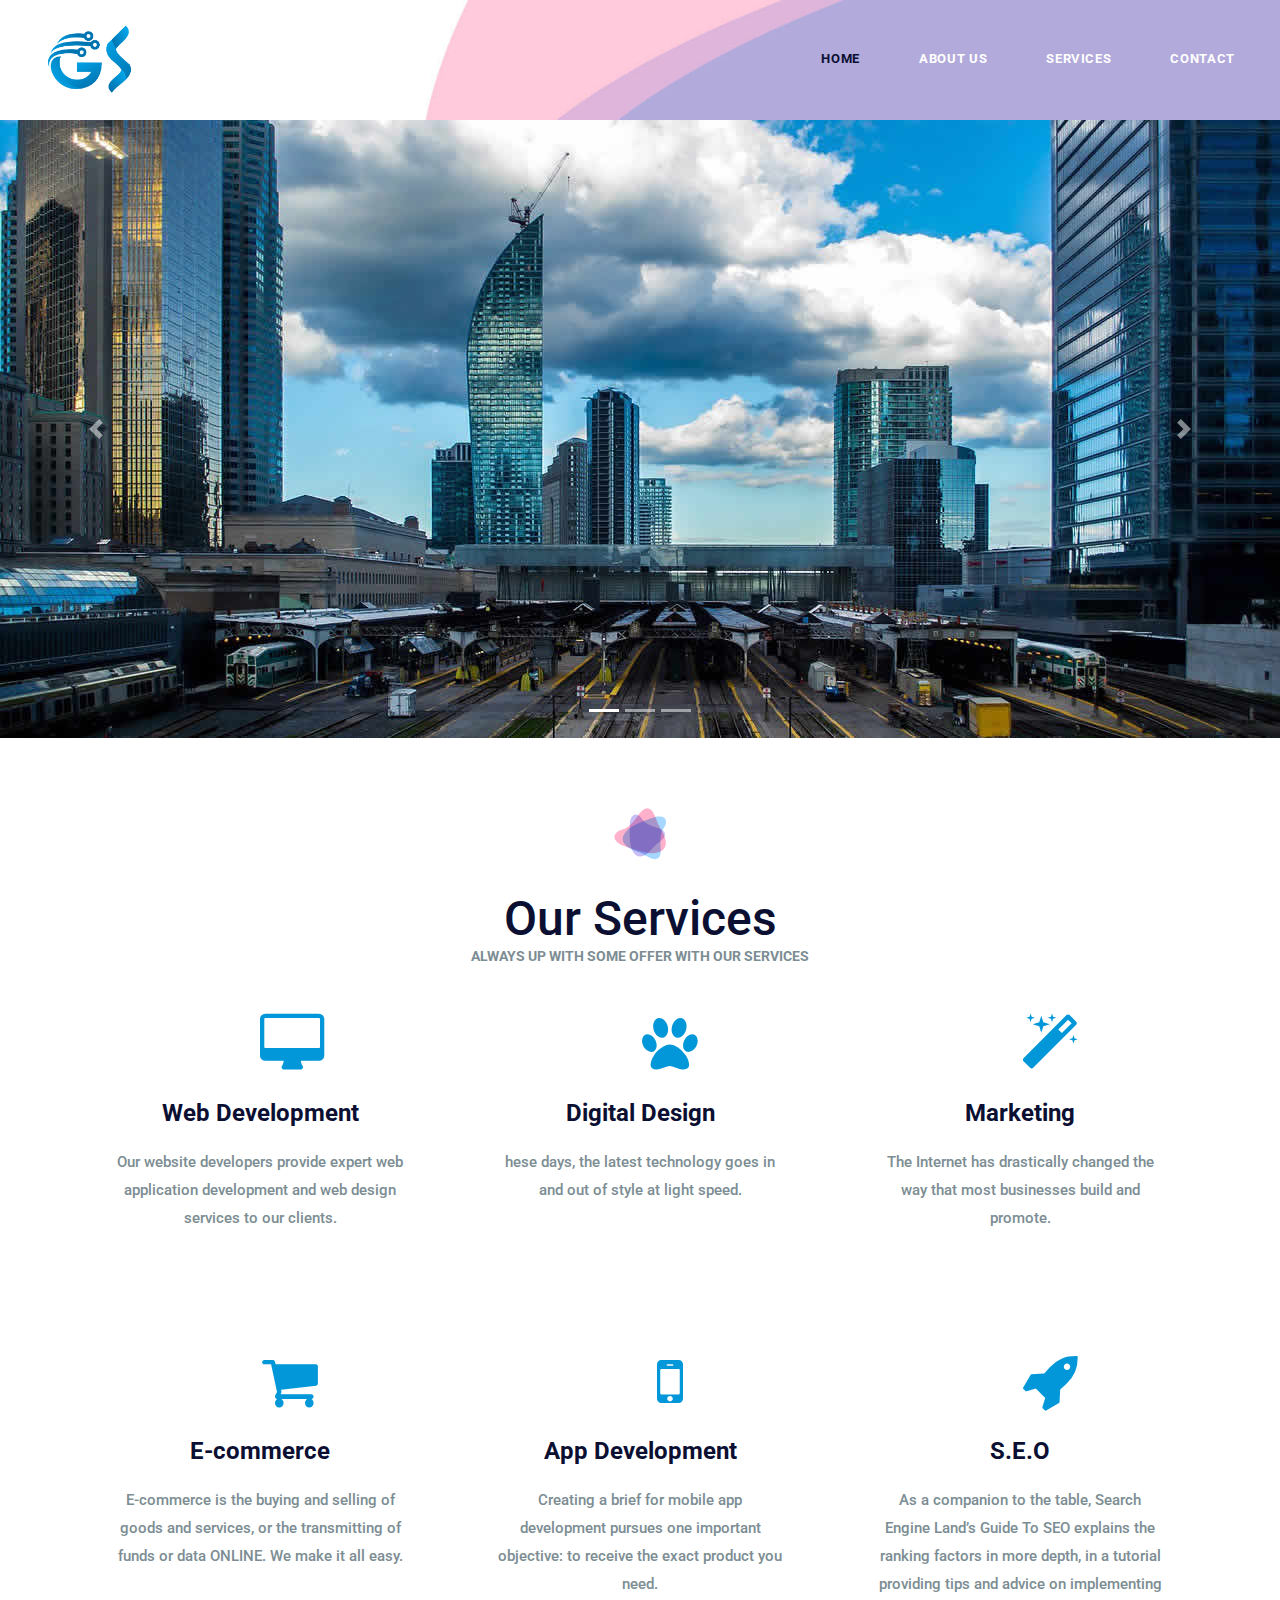
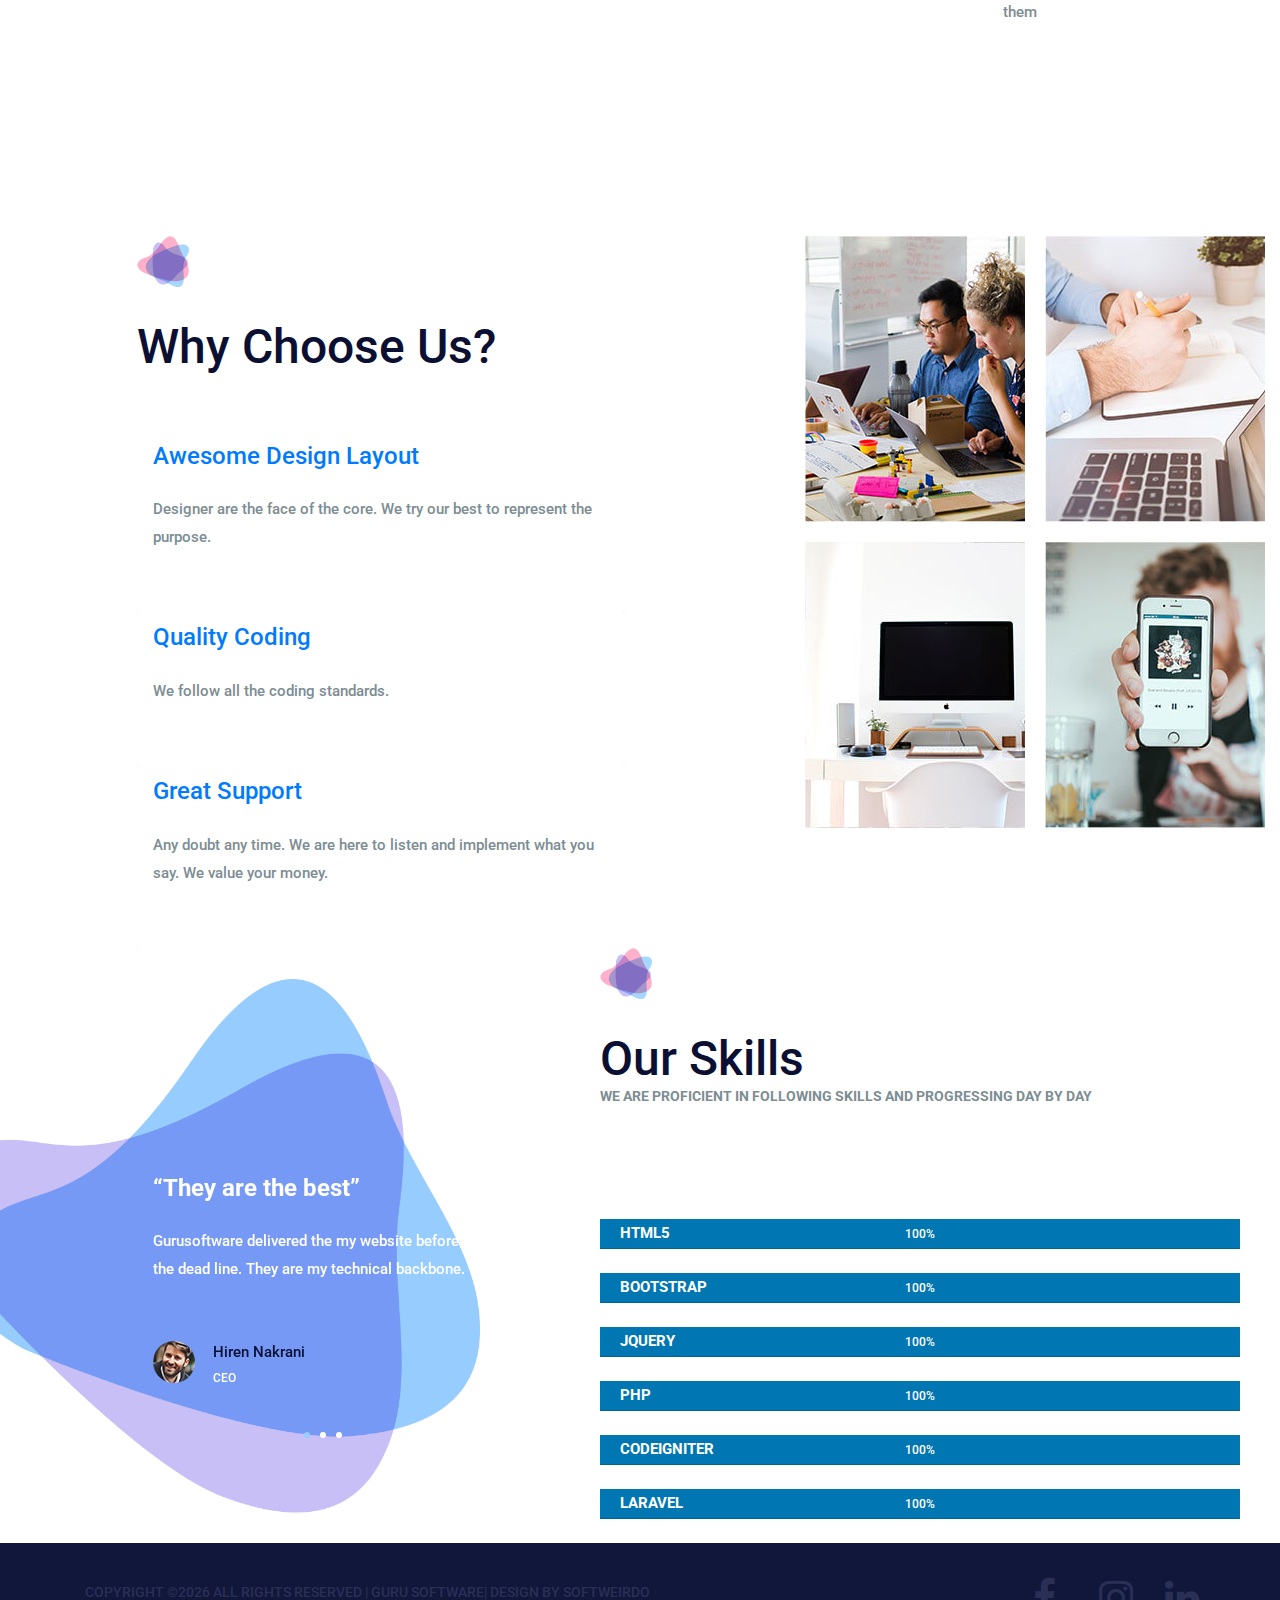
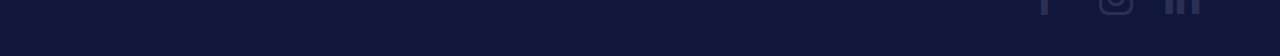
<file: index.html>
<!DOCTYPE html>
<html lang="en">
    <head>
        <meta charset="utf-8">
        <meta http-equiv="X-UA-Compatible" content="IE=edge">
        <meta name="viewport" content="width=device-width, initial-scale=1">
        
        <link rel="icon" href="img/GURU.png" type="image/x-icon" />
        <!-- The above 3 meta tags *must* come first in the head; any other head content must come *after* these tags -->
        <title>GURU:Home</title>

        <!-- Icon css link -->
        <link href="css/font-awesome.min.css" rel="stylesheet">
        <!-- Bootstrap -->
        <link href="css/bootstrap.min.css" rel="stylesheet">
        
        <!-- Rev slider css -->
        <link href="vendors/revolution/css/settings.css" rel="stylesheet">
        <link href="vendors/revolution/css/layers.css" rel="stylesheet">
        <link href="vendors/revolution/css/navigation.css" rel="stylesheet">
        
        <!-- Extra plugin css -->
        <link href="vendors/owl-carousel/owl.carousel.min.css" rel="stylesheet">
        
        <link href="css/style.css" rel="stylesheet">
        <link href="css/responsive.css" rel="stylesheet">

        <!-- HTML5 shim and Respond.js for IE8 support of HTML5 elements and media queries -->
        <!-- WARNING: Respond.js doesn't work if you view the page via file:// -->
        <!--[if lt IE 9]>
        <script src="https://oss.maxcdn.com/html5shiv/3.7.3/html5shiv.min.js"></script>
        <script src="https://oss.maxcdn.com/respond/1.4.2/respond.min.js"></script>
        <![endif]-->
        <script type="text/javascript">
            
    $('#accordion .panel-collapse').on('shown.bs.collapse', function () {
    $(this).prev().find(".fa").removeClass("fa-plus-square").addClass("fa-minus-square");
    });
    
    //The reverse of the above on hidden event:
    
    $('#accordion .panel-collapse').on('hidden.bs.collapse', function () {
    $(this).prev().find(".fa").removeClass("fa-minus-square").addClass("fa-plus-square");
    }); 

    /* ----------------------------------------------------------- */
    /*  4. SKILL PROGRESS BAR
    /* ----------------------------------------------------------- */ 

    $('.progress .progress-bar').progressbar({
        display_text: 'center', percent_format: function(p) {return p + ' %';}});

        </script>
        <style type="text/css">
 

        </style>
    </head>
    <body>
        
        <!--================Header Menu Area =================-->
        <header class="main_menu_area">
            <nav class="navbar navbar-expand-lg navbar-light bg-light">
                <a class="navbar-brand" href="#"><img src="img/GURU.png" alt="" style="height:70px; "></a>
                <button class="navbar-toggler" type="button" data-toggle="collapse" data-target="#navbarSupportedContent" aria-controls="navbarSupportedContent" aria-expanded="false" aria-label="Toggle navigation">
                    <span></span>
                    <span></span>
                    <span></span>
                </button>

                <div class="collapse navbar-collapse" id="navbarSupportedContent">
                    <ul class="navbar-nav">
                        <li class="nav-item active"><a class="nav-link" href="index.html">HOME</a></li>
                        <li class="nav-item"><a class="nav-link" href="about-us.html">ABOUT US</a></li>
                        <li class="nav-item"><a class="nav-link" href="service.html">SERVICES</a></li>
                        <li class="nav-item"><a class="nav-link" href="contact.html">CONTACT</a></li>                        
                    </ul>
                </div>
            </nav>
        </header>
        <!--================End Header Menu Area =================-->
        
        
        <!--================Slider Area =================-->
        <section class="main_slider_area">
      <div  class="rev_slider" data-version="5.3.1.6">
        <div id="carouselExampleIndicators" class="carousel slide" data-ride="carousel">
  <ol class="carousel-indicators">
    <li data-target="#carouselExampleIndicators" data-slide-to="0" class="active"></li>
    <li data-target="#carouselExampleIndicators" data-slide-to="1"></li>
    <li data-target="#carouselExampleIndicators" data-slide-to="2"></li>
  </ol>
  <div class="carousel-inner">
    <div class="carousel-item active">
      <img class="d-block w-100" src="img/slider-1.jpg" alt="First slide" style="max-height: 700!important;">
    </div>
    <div class="carousel-item">
      <img class="d-block w-100" src="img/slider-5.jpg" alt="Second slide" style="max-height: 700!important;">
    </div>
    <div class="carousel-item">
      <img class="d-block w-100" src="img/slider-3.jpg" alt="Third slide" style="max-height: 700!important;">
    </div>
  </div>
  <a class="carousel-control-prev" href="#carouselExampleIndicators" role="button" data-slide="prev">
    <span class="carousel-control-prev-icon" aria-hidden="true"></span>
    <span class="sr-only">Previous</span>
  </a>
  <a class="carousel-control-next" href="#carouselExampleIndicators" role="button" data-slide="next">
    <span class="carousel-control-next-icon" aria-hidden="true"></span>
    <span class="sr-only">Next</span>
  </a>
</div>         </div>
        </section>
        <!--================End Slider Area =================-->
        
        <!--================Feature Area =================-->
        <section class="feature_area">
            <div class="container">
                <div class="c_title">
                    <img src="img/icon/title-icon.png" alt="">
                    <h2>Our Services</h2>
                    <h6>Always up with some offer with our services</h6>
                    
                </div>
                <div class="row feature_inner">
                    <div class="col-lg-4 col-sm-6">
                        <div class="feature_item">
                            <div class="f_icon">
                              <center> <i class="fa fa-desktop service-icon" style="margin-bottom: 20px;"></i></center>
                            </div>
                            <h4>Web Development</h4>
                            <p>Our website developers provide expert web application development and web design services to our clients.</p>
                            <!-- <a class="more_btn" href="#">Read More</a> -->
                        </div>
                    </div>
                    <div class="col-lg-4 col-sm-6">
                        <div class="feature_item">
                           <center> <div class="f_icon">
                                <i class="fa fa-paw service-icon"></i>
                            </div></center>
                            <h4>Digital Design</h4>
                            <p>hese days, the latest technology goes in and out of style at light speed.</p>
<!--                             <a class="more_btn" href="#">Read More</a>
 -->                        </div>
                    </div>
                    <div class="col-lg-4 col-sm-6">
                        <div class="feature_item">
                            <div class="f_icon">
                                <i class="fa fa-magic service-icon"></i>
                            </div>
                            <h4>Marketing</h4>
                            <p>The Internet has drastically changed the way that most businesses build and promote.</p>
                          <!--   <a class="more_btn" href="#">Read More</a> -->
                        </div>
                    </div>
                </div>
                <div class="row feature_inner">
                    <div class="col-lg-4 col-sm-6">
                        <div class="feature_item">
                            <div class="f_icon">
                               <i class="fa fa-shopping-cart service-icon"></i>
                            </div>
                            <h4>E-commerce</h4>
                            <p>E-commerce  is the buying and selling of goods and services, or the transmitting of funds or data ONLINE. We make it all easy.</p>
                            <!-- <a class="more_btn" href="#">Read More</a> -->
                        </div>
                    </div>
                    <div class="col-lg-4 col-sm-6">
                        <div class="feature_item">
                            <div class="f_icon">
                             <i class="fa fa-mobile service-icon"></i>
                            </div>
                            <h4>App Development</h4>
                            <p>Creating a brief for mobile app development pursues one important objective: to receive the exact product you need. </p>
                            <!-- <a class="more_btn" href="#">Read More</a> -->
                        </div>
                    </div>
                    <div class="col-lg-4 col-sm-6">
                        <div class="feature_item">
                            <div class="f_icon">
                               <i class="fa fa-rocket service-icon"></i>
                            </div>
                            <h4>S.E.O</h4>
                            <p>As a companion to the table, Search Engine Land’s Guide To SEO explains the ranking factors in more depth, in a tutorial providing tips and advice on implementing them</p>
                            <!-- <a class="more_btn" href="#">Read More</a> -->
                        </div>
                    </div>
                </div>
            </div>
        </section>
        <!--================End Feature Area =================-->
          <!--================Team People Area =================-->
        <section class="team_people_area">
            <div class="container-fluid">
                <div class="row">
                    <div class="col-lg-6">
                        <div class="team_people_text" style="margin-left: 20%;">
 <div class="why-choose-us">
                            <div class="l_title">
                                <img src="img/icon/title-icon.png" alt="">
                                
                                <h2>Why Choose Us?</h2>
                            </div>
                              <div class="panel-group why-choose-group" id="accordion">
                    <div class="panel panel-default">
                      <div class="panel-heading">
                        <h4 class="panel-title">
                          <a data-toggle="collapse" data-parent="#accordion" href="#collapseOne">
                            Awesome Design Layout <!-- <span class="fa fa-minus-square"></span> -->
                          </a>
                        </h4>
                         <div class="panel-body">
                        
                         <p> Designer are the face of the core. We try our best to represent the purpose.</p>
                        </div>
                      </div>
                      <div id="collapseOne" class="panel-collapse collapse in">
                       
                      </div>
                    </div>
                    <div class="panel panel-default ">
                      <div class="panel-heading">
                        <h4 class="panel-title">
                          <a data-toggle="collapse" data-parent="#accordion" href="#collapseTwo">
                            Quality Coding <!-- <span class="fa fa-plus-square"></span> -->
                          </a>
                        </h4>
                        <div class="panel-body">
                         <p>We follow all the coding standards.</p>
                        </div>
                      </div>
                      <div id="collapseTwo" class="panel-collapse collapse">
                        
                      </div>
                    </div>
                    <div class="panel panel-default">
                      <div class="panel-heading">
                        <h4 class="panel-title">
                          <a data-toggle="collapse" data-parent="#accordion" href="#collapseThree">
                            Great Support <!-- <span class="fa fa-plus-square"></span> -->
                          </a>
                        </h4>
                        <div class="panel-body">
                          <p>Any doubt any time. We are here to listen and implement what you say. We value your money.</p>
                        </div>
                      </div>
                      <div id="collapseThree" class="panel-collapse collapse">
                        
                      </div>
                    </div>
                  </div>
                </div>
                        </div>
                    </div>
                    <div class="col-lg-6">
                        <div class="team_img_inner">
                            <div class="row">
                                <div class="col-lg-6 col-6">
                                    <div class="team_img_item">
                                        <img src="img/team/people/people-1.jpg" alt="">
                                    </div>
                                </div>
                                <div class="col-lg-6 col-6">
                                    <div class="team_img_item">
                                        <img src="img/team/people/people-2.jpg" alt="">
                                    </div>
                                </div>
                                <div class="col-lg-6 col-6">
                                    <div class="team_img_item">
                                        <img src="img/team/people/people-3.jpg" alt="">
                                    </div>
                                </div>
                                <div class="col-lg-6 col-6">
                                    <div class="team_img_item">
                                        <img src="img/team/people/people-4.jpg" alt="">
                                    </div>
                                </div>
                            </div>
                        </div>
                    </div>
                </div>
            </div>
        </section>
        <!--================End Team People Area =================-->
        <!--================The best slider Area =================-->
        <section class="best_3d_area">
            <div class="left_3d">
                <div class="shap_slider_inner owl-carousel">

                    <div class="item">
                        <h4>“They are the best”</h4>
                        <p>Gurusoftware delivered the my website before the dead line. They are my technical backbone. </p>
                        <div class="media">
                            <img src="img/team/people/people-5.jpg" alt="">
                            <div class="media-body">
                                <h5>Hiren Nakrani</h5>
                                <h6>CEO</h6>
                            </div>
                        </div>
                    </div>
                    <div class="item">
                        <h4>“Good work”</h4>
                        <p>Helped me in building my E-Commerce shop and yes it doubled my revenue. Their creativity helped us market our products well.</p>
                        <div class="media">
                            <img src="img/team/people/people-5.jpg" alt="">
                            <div class="media-body">
                                <h5>Jaysukh Ramani</h5>
                                <h6>Manager</h6>
                            </div>
                        </div>
                    </div>
                    <div class="item">
                        <h4>“Great creativit”</h4>
                        <p>Their designing implementations are so creative.</p>
                        <div class="media">
                            <img src="img/team/people/people-5.jpg" alt="">
                            <div class="media-body">
                                <h5>Bindu</h5>
                                <h6>Designer</h6>
                            </div>
                        </div>
                    </div>
                </div>
            </div>
            <div class="right_text">
                <div class="right_text_inner">
                    <div class="" style="width: 80%; margin-left: 15%;">
                        <div class="l_title">
                            <img src="img/icon/title-icon.png" alt=
                            "">
                            <h2>Our Skills</h2><h6>We are proficient in following skills and progressing day by day</h6>
                        </div>
                                    <div class="our-skill">
                        
                  <div class="our-skill-content">
                 
                    <div class="progress">
                      <div class="progress-bar six-sec-ease-in-out"  role="progressbar" data-transitiongoal="100">
                        <span class="progress-title">Html5</span>
                        <center>100%</center>
                      </div>
                  </div>
                  <div class="progress">
                      <div class="progress-bar six-sec-ease-in-out" role="progressbar" data-transitiongoal="100">
                        <span class="progress-title">Bootstrap</span>
                         <center>100%</center>
                      </div>
                  </div>
                  <div class="progress">
                      <div class="progress-bar six-sec-ease-in-out" role="progressbar" data-transitiongoal="100">
                        <span class="progress-title">JQuery</span>
                         <center>100%</center>
                      </div>
                  </div>
                  
                  <div class="progress">
                      <div class="progress-bar six-sec-ease-in-out" role="progressbar" data-transitiongoal="100">
                        <span class="progress-title">Php</span>
                         <center>100%</center>
                      </div>
                  </div>
                   <div class="progress">
                      <div class="progress-bar six-sec-ease-in-out" role="progressbar" data-transitiongoal="100">
                        <span class="progress-title">Codeigniter</span>
                         <center>100%</center>
                      </div>
                  </div>
                  <div class="progress">
                      <div class="progress-bar six-sec-ease-in-out" role="progressbar" data-transitiongoal="100">
                        <span class="progress-title">Laravel</span>
                         <center>100%</center>
                      </div>
                  </div>
                  </div>                  
                </div>
                </div>
            </div>
        </div>
        </section>
        <!--================End The best slider Area =================-->
        
      
        
        <!--================Get in Touch Area =================-->
        
        <!--================End Map Area =================-->
        
        <!--================Footer Area =================-->
        <footer class="footr_area">
            
            <div class="footer_copyright">
                <div class="container">
                    <div class="float-sm-left">
                        <h5><!-- Link back to Colorlib can't be removed. Template is licensed under CC BY 3.0. -->
Copyright &copy;<script>document.write(new Date().getFullYear());</script> All rights reserved | Guru software| design by softweirdo <a href="https://developers.studysnap.in.com" target="_blank"></a>
<!-- Link back to Colorlib can't be removed. Template is licensed under CC BY 3.0. --></h5>
                    </div>
                    <div class="float-sm-right">
                        <ul>
                            <li><a href="https://www.facebook.com/pg/Guru-Software-107347170921371/about/" class="fa fa-facebook"></a></li>
                            <li><a href="https://www.instagram.com/gurusoftware.in/" class="fa fa-instagram"></a></li>
                            <li><a href="https://www.linkedin.com/company/guru-software/" class="fa fa-linkedin"></a></li>
                        </ul>
                    </div>
                </div>
            </div>
        </footer>
        <!--================End Footer Area =================-->
        
        
        
        
        <!-- jQuery (necessary for Bootstrap's JavaScript plugins) -->
        <script src="js/jquery-3.2.1.min.js"></script>
        <!-- Include all compiled plugins (below), or include individual files as needed -->
        <script src="js/popper.min.js"></script>
        <script src="js/bootstrap.min.js"></script>
        <!-- Rev slider js -->
        <script src="vendors/revolution/js/jquery.themepunch.tools.min.js"></script>
        <script src="vendors/revolution/js/jquery.themepunch.revolution.min.js"></script>
        <script src="vendors/revolution/js/extensions/revolution.extension.actions.min.js"></script>
        <script src="vendors/revolution/js/extensions/revolution.extension.video.min.js"></script>
        <script src="vendors/revolution/js/extensions/revolution.extension.slideanims.min.js"></script>
        <script src="vendors/revolution/js/extensions/revolution.extension.layeranimation.min.js"></script>
        <script src="vendors/revolution/js/extensions/revolution.extension.navigation.min.js"></script>
        <script src="vendors/revolution/js/extensions/revolution.extension.slideanims.min.js"></script>
        <!-- Extra plugin css -->
        <script src="vendors/counterup/jquery.waypoints.min.js"></script>
        <script src="vendors/counterup/jquery.counterup.min.js"></script> 
        <script src="vendors/counterup/apear.js"></script>
        <script src="vendors/counterup/countto.js"></script>
        <script src="vendors/owl-carousel/owl.carousel.min.js"></script>
        <script src="vendors/magnify-popup/jquery.magnific-popup.min.js"></script>
        <script src="js/smoothscroll.js"></script>
        
        <script src="js/theme.js"></script>
    </body>
</html>
</file>
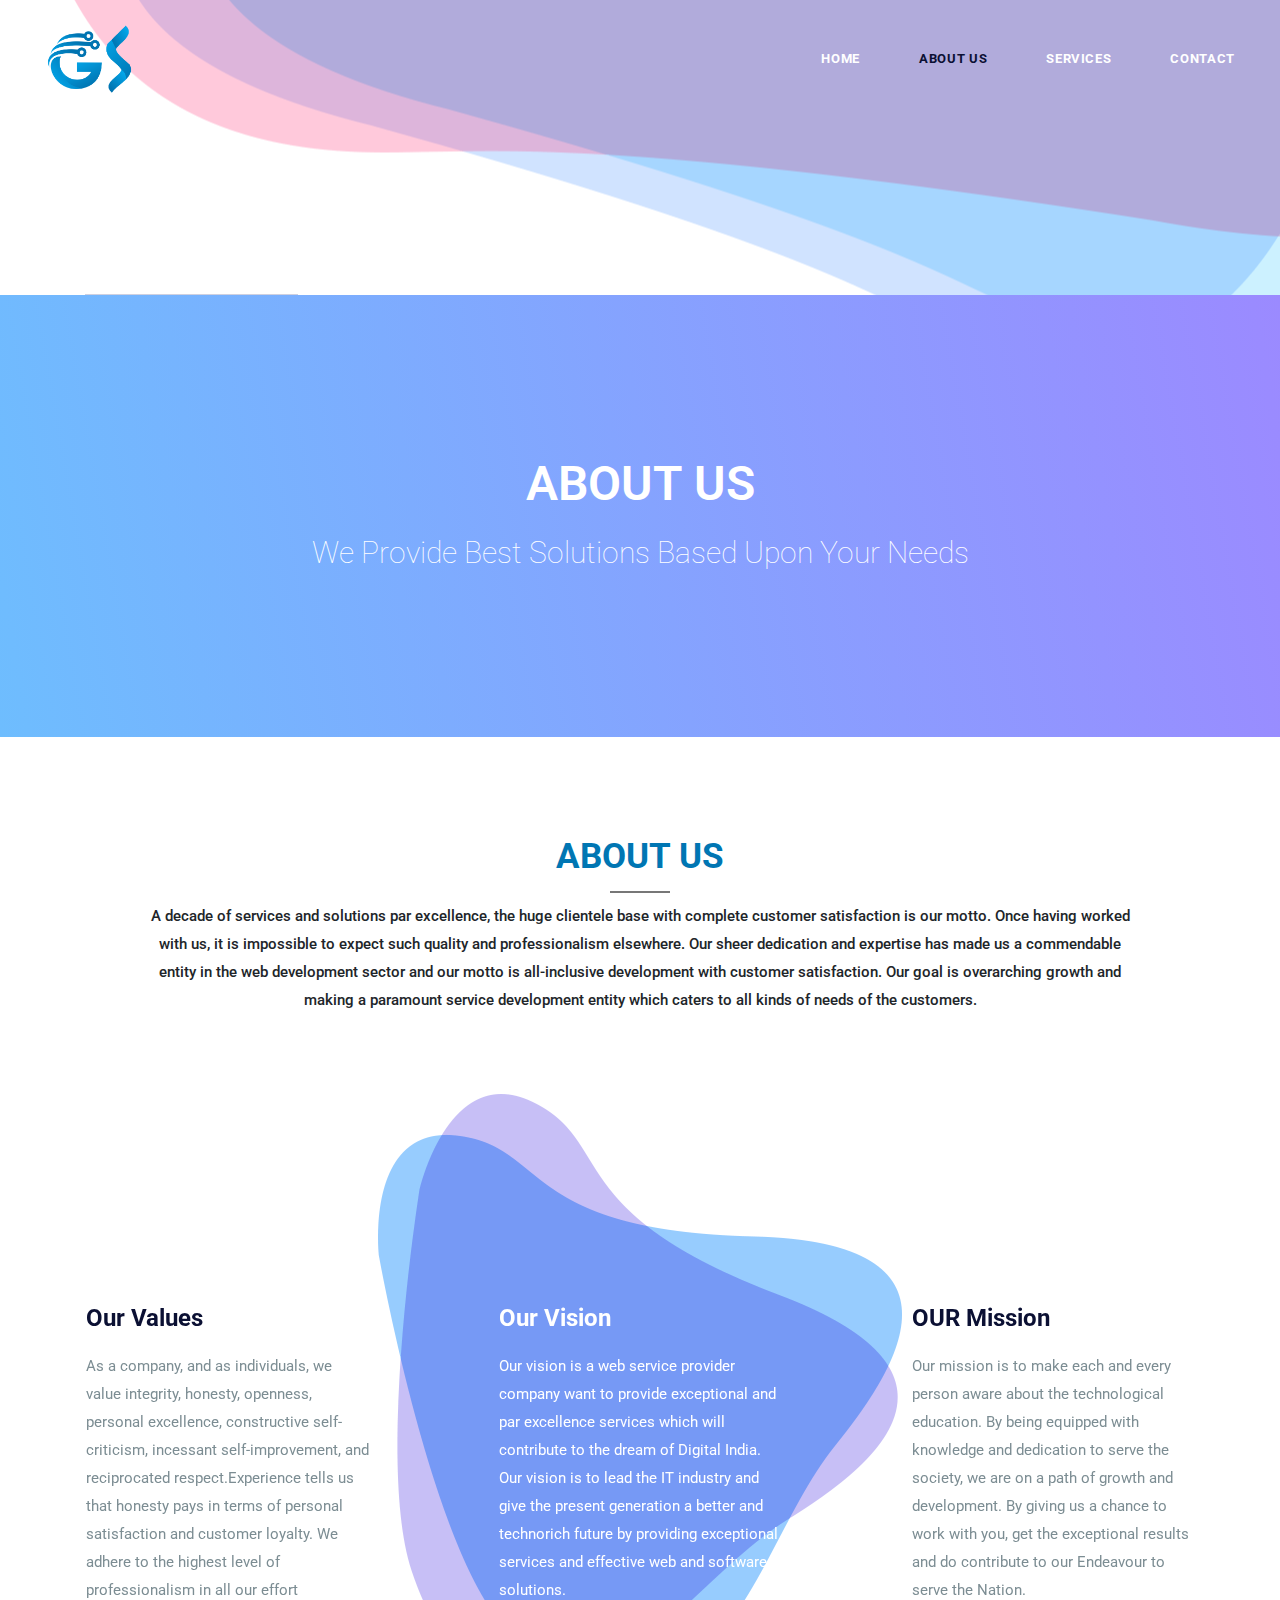
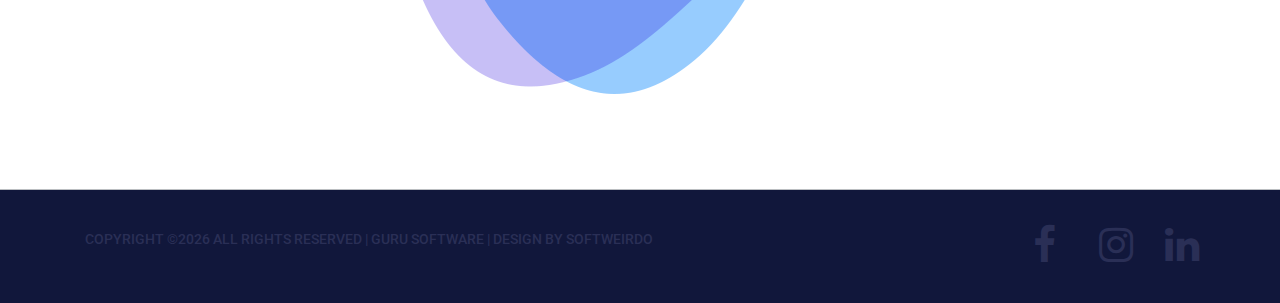
<file: about-us.html>
<!DOCTYPE html>
<html lang="en">
    <head>
        <meta charset="utf-8">
        <meta http-equiv="X-UA-Compatible" content="IE=edge">
        <meta name="viewport" content="width=device-width, initial-scale=1">
        
        <link rel="icon" href="img/GURU.png" type="image/x-icon" />
        <!-- The above 3 meta tags *must* come first in the head; any other head content must come *after* these tags -->
        <title>GURU:About Us</title>

        <!-- Icon css link -->
        <link href="css/font-awesome.min.css" rel="stylesheet">
        <!-- Bootstrap -->
        <link href="css/bootstrap.min.css" rel="stylesheet">
        
        <!-- Rev slider css -->
        <link href="vendors/revolution/css/settings.css" rel="stylesheet">
        <link href="vendors/revolution/css/layers.css" rel="stylesheet">
        <link href="vendors/revolution/css/navigation.css" rel="stylesheet">
        
        <!-- Extra plugin css -->
        <link href="vendors/owl-carousel/owl.carousel.min.css" rel="stylesheet">
        
        <link href="css/style.css" rel="stylesheet">
        <link href="css/responsive.css" rel="stylesheet">

        <!-- HTML5 shim and Respond.js for IE8 support of HTML5 elements and media queries -->
        <!-- WARNING: Respond.js doesn't work if you view the page via file:// -->
        <!--[if lt IE 9]>
        <script src="https://oss.maxcdn.com/html5shiv/3.7.3/html5shiv.min.js"></script>
        <script src="https://oss.maxcdn.com/respond/1.4.2/respond.min.js"></script>
        <![endif]-->
    </head>
    <body>
        
        <!--================Header Menu Area =================-->
        <header class="main_menu_area">
            <nav class="navbar navbar-expand-lg navbar-light bg-light">
                <a class="navbar-brand" href="#"><img src="img/GURU.png" alt="" style="height:70px; "></a>
                <button class="navbar-toggler" type="button" data-toggle="collapse" data-target="#navbarSupportedContent" aria-controls="navbarSupportedContent" aria-expanded="false" aria-label="Toggle navigation">
                    <span></span>
                    <span></span>
                    <span></span>
                </button>

                <div class="collapse navbar-collapse" id="navbarSupportedContent">
                    <ul class="navbar-nav">
                        <li class="nav-item "><a class="nav-link" href="index.html">HOME</a></li>
                        <li class="nav-item active"><a class="nav-link" href="about-us.html">ABOUT US</a></li>
                        <li class="nav-item"><a class="nav-link" href="service.html">SERVICES</a></li>
                        <li class="nav-item"><a class="nav-link" href="contact.html">CONTACT</a></li>                        
                    </ul>
                </div>
            </nav>
        </header>
        <!--================End Header Menu Area =================-->
        
        <!--================Banner Area =================-->
        <section class="banner_area">
            <div class="container">
                <div class="banner_inner_text">
                    
                </div>
            </div>
        </section>
        <!--================End Banner Area =================-->
        <section class="talk_area">
            <div class="container">
                <div class="talk_text">
                    <h4>ABOUT US</h4>
                    <p class="font">We Provide Best Solutions Based Upon Your Needs</p>
                </div>
            </div>
        </section>
        <!--================Challange Area =================-->
        <section class="challange_area p_100">
            <div class="container-fluid">
                <div class="row">
                    <div class="col-lg-12 title-area">
                         <h2 class="title">About us</h2>
                         <span class="line"></span>
                            <p>A decade of services and solutions par excellence, the huge clientele base with complete customer satisfaction is our motto. Once having worked with us, it is impossible to expect such quality and professionalism elsewhere. Our sheer dedication and expertise has made us a commendable entity in the web development sector and our motto is all-inclusive development with customer satisfaction. Our goal is overarching growth and making a paramount service development entity which caters to all kinds of needs of the customers. </p>
                            
                        </div>
                    </div>
                    
                </div>
            </div>
        </section>
        <!--================End Challange Area =================-->
        
        <!--================Testimonials Slider Area =================-->
        <section class="testimonials_area">
            <div class="container">
                <div class="testimonials_slider owl-carousel">
                    <div class="item">
                        <div class="testi_item">
                            <h3>Our Vision</h3>
                            <p>Our vision is a web service provider company want to provide exceptional and par excellence services which will contribute to the dream of Digital India. Our vision is to lead the IT industry and give the present generation a better and technorich future by providing exceptional services and effective web and software solutions.</p>
                            
                        </div>
                    </div>
                    <div class="item">
                        <div class="testi_item">
                            <h3>OUR Mission</h3>
                            <p>Our mission is to make each and every person aware about the technological education. By being equipped with knowledge and dedication to serve the society, we are on a path of growth and development. By giving us a chance to work with you, get the exceptional results and do contribute to our Endeavour to serve the Nation.</p>
                            
                        </div>
                    </div>
                    <div class="item">
                        <div class="testi_item">
                            <h3>Our Values</h3>
                            <p>As a company, and as individuals, we value integrity, honesty, openness, personal excellence, constructive self-criticism, incessant self-improvement, and reciprocated respect.Experience tells us that honesty pays in terms of personal satisfaction and customer loyalty. We adhere to the highest level of professionalism in all our effort</p>
                            
                        </div>
                    </div>
                    
                </div>
            </div>
        </section>
        <!--================End Testimonials Slider Area =================-->
        
        <!--================We Are Company Area =================-->
        
        <!--================End We Are Company Area =================-->
        
        <!--================End We Are Company Area =================-->
        
        <!--================End We Are Company Area =================-->
        
        <!--================Footer Area =================-->
        <footer class="footr_area">

            <div class="footer_copyright">
                <div class="container">
                    <div class="float-sm-left">
       <h5><!-- Link back to Colorlib can't be removed. Template is licensed under CC BY 3.0. -->
Copyright &copy;<script>document.write(new Date().getFullYear());</script> All rights reserved | Guru software | design by softweirdo <a href="https://developers.studysnap.in.com" target="_blank"></a>
<!-- Link back to Colorlib can't be removed. Template is licensed under CC BY 3.0. --></h5>
                    </div>
                    <div class="float-sm-right">
                        <ul>
                            <li><a href="https://www.facebook.com/pg/Guru-Software-107347170921371/about/" class="fa fa-facebook"></a></li>
                            <li><a href="https://www.instagram.com/gurusoftware.in/" class="fa fa-instagram"></a></li>
                            <li><a href="https://www.linkedin.com/company/guru-software/" class="fa fa-linkedin"></a></li>
                        </ul>
                    </div>
                </div>
            </div>
        </footer>
        <!--================End Footer Area =================-->
        
        
        
        
        <!-- jQuery (necessary for Bootstrap's JavaScript plugins) -->
        <script src="js/jquery-3.2.1.min.js"></script>
        <!-- Include all compiled plugins (below), or include individual files as needed -->
        <script src="js/popper.min.js"></script>
        <script src="js/bootstrap.min.js"></script>
        <!-- Rev slider js -->
        <script src="vendors/revolution/js/jquery.themepunch.tools.min.js"></script>
        <script src="vendors/revolution/js/jquery.themepunch.revolution.min.js"></script>
        <script src="vendors/revolution/js/extensions/revolution.extension.actions.min.js"></script>
        <script src="vendors/revolution/js/extensions/revolution.extension.video.min.js"></script>
        <script src="vendors/revolution/js/extensions/revolution.extension.slideanims.min.js"></script>
        <script src="vendors/revolution/js/extensions/revolution.extension.layeranimation.min.js"></script>
        <script src="vendors/revolution/js/extensions/revolution.extension.navigation.min.js"></script>
        <script src="vendors/revolution/js/extensions/revolution.extension.slideanims.min.js"></script>
        <!-- Extra plugin css -->
        <script src="vendors/counterup/jquery.waypoints.min.js"></script>
        <script src="vendors/counterup/jquery.counterup.min.js"></script> 
        <script src="vendors/counterup/apear.js"></script>
        <script src="vendors/counterup/countto.js"></script>
        <script src="vendors/owl-carousel/owl.carousel.min.js"></script>
        <script src="vendors/magnify-popup/jquery.magnific-popup.min.js"></script>
        <script src="js/smoothscroll.js"></script>
        
        <script src="js/theme.js"></script>
    </body>
</html>
</file>
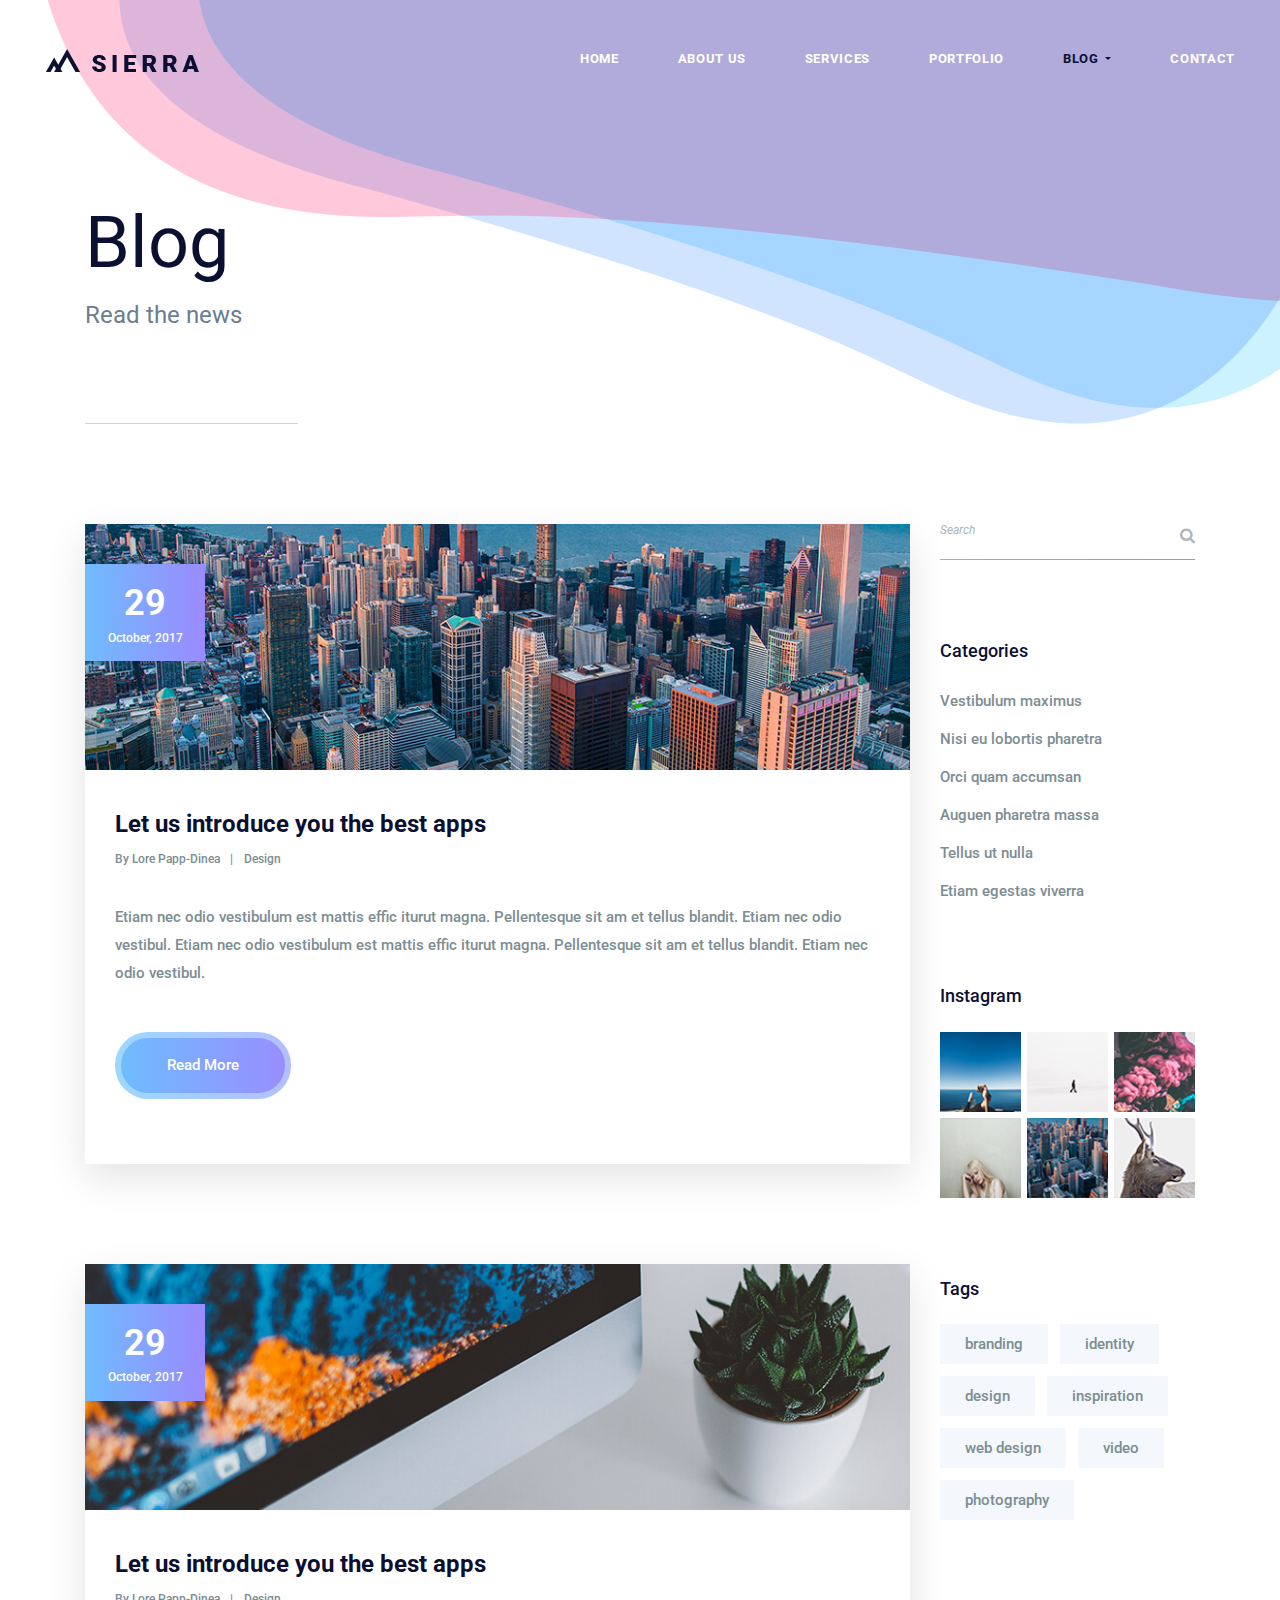
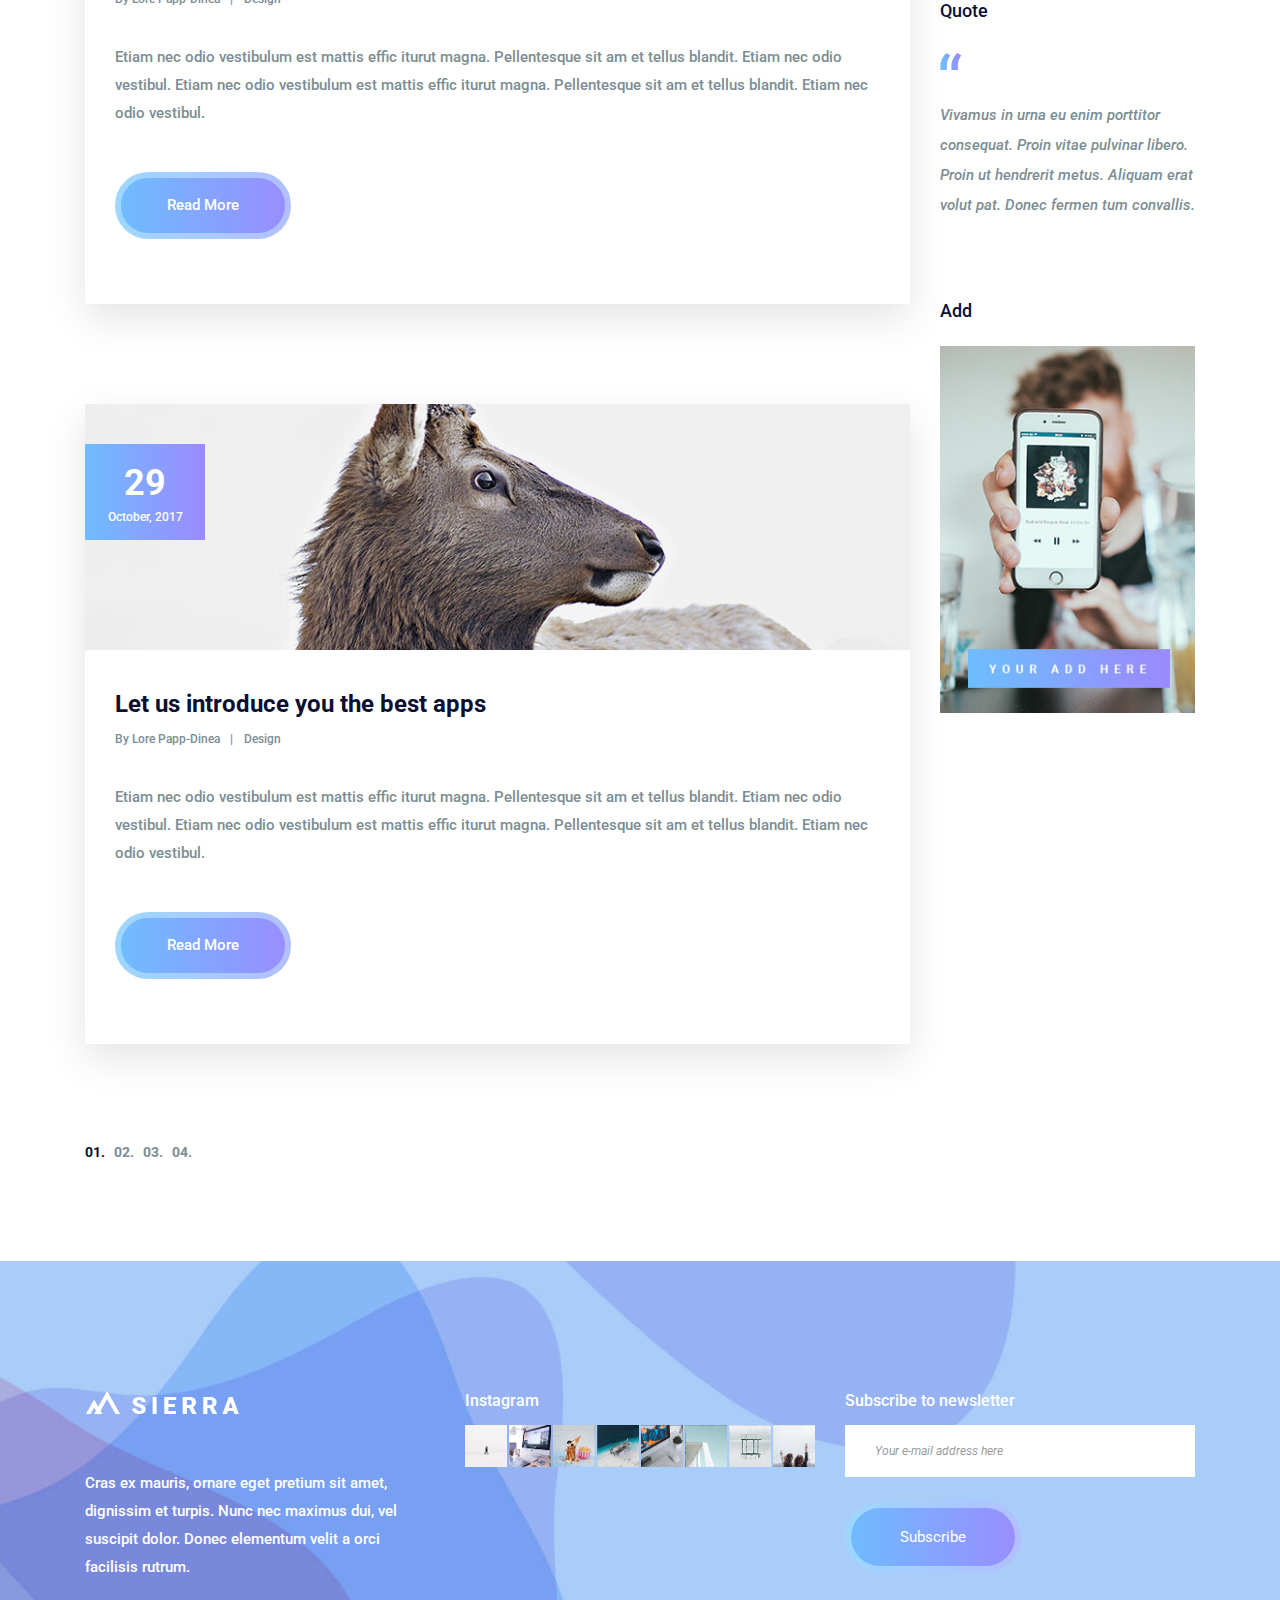
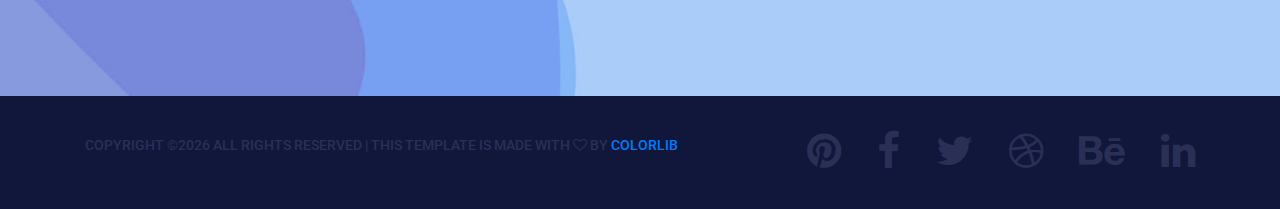
<file: blog.html>
<!DOCTYPE html>
<html lang="en">
    <head>
        <meta charset="utf-8">
        <meta http-equiv="X-UA-Compatible" content="IE=edge">
        <meta name="viewport" content="width=device-width, initial-scale=1">
        
        <link rel="icon" href="img/fav-icon.png" type="image/x-icon" />
        <!-- The above 3 meta tags *must* come first in the head; any other head content must come *after* these tags -->
        <title>Sierra</title>

        <!-- Icon css link -->
        <link href="css/font-awesome.min.css" rel="stylesheet">
        <!-- Bootstrap -->
        <link href="css/bootstrap.min.css" rel="stylesheet">
        
        <!-- Rev slider css -->
        <link href="vendors/revolution/css/settings.css" rel="stylesheet">
        <link href="vendors/revolution/css/layers.css" rel="stylesheet">
        <link href="vendors/revolution/css/navigation.css" rel="stylesheet">
        
        <!-- Extra plugin css -->
        <link href="vendors/owl-carousel/owl.carousel.min.css" rel="stylesheet">
        <link href="vendors/magnify-popup/magnific-popup.css" rel="stylesheet">
        
        
        <link href="css/style.css" rel="stylesheet">
        <link href="css/responsive.css" rel="stylesheet">

        <!-- HTML5 shim and Respond.js for IE8 support of HTML5 elements and media queries -->
        <!-- WARNING: Respond.js doesn't work if you view the page via file:// -->
        <!--[if lt IE 9]>
        <script src="https://oss.maxcdn.com/html5shiv/3.7.3/html5shiv.min.js"></script>
        <script src="https://oss.maxcdn.com/respond/1.4.2/respond.min.js"></script>
        <![endif]-->
    </head>
    <body>
        
        <!--================Header Menu Area =================-->
        <header class="main_menu_area">
            <nav class="navbar navbar-expand-lg navbar-light bg-light">
                <a class="navbar-brand" href="#"><img src="img/logo.png" alt=""></a>
                <button class="navbar-toggler" type="button" data-toggle="collapse" data-target="#navbarSupportedContent" aria-controls="navbarSupportedContent" aria-expanded="false" aria-label="Toggle navigation">
                    <span></span>
                    <span></span>
                    <span></span>
                </button>

                <div class="collapse navbar-collapse" id="navbarSupportedContent">
                    <ul class="navbar-nav">
                        <li class="nav-item"><a class="nav-link" href="index.html">Home</a></li>
                        <li class="nav-item"><a class="nav-link" href="about-us.html">About Us</a></li>
                        <li class="nav-item"><a class="nav-link" href="service.html">Services</a></li>
                        <li class="nav-item"><a class="nav-link" href="portfolio.html">Portfolio</a></li>
                        <li class="nav-item dropdown submenu active">
                            <a class="nav-link dropdown-toggle" href="#" id="navbarDropdown" role="button" data-toggle="dropdown" aria-haspopup="true" aria-expanded="false">
                            Blog
                            </a>
                            <ul class="dropdown-menu" aria-labelledby="navbarDropdown">
                                <li class="nav-item"><a class="nav-link" href="blog.html">Blog</a></li>
                                <li class="nav-item"><a class="nav-link" href="single-blog.html">Blog Details</a></li>
                                <li class="nav-item"><a class="nav-link" href="elements.html">Elements</a></li>
                            </ul>
                        </li>
                        <li class="nav-item"><a class="nav-link" href="contact.html">Contact</a></li>
                    </ul>
                </div>
            </nav>
        </header>
        <!--================End Header Menu Area =================-->
        
        <!--================Banner Area =================-->
        <section class="banner_area">
            <div class="container">
                <div class="banner_inner_text">
                    <h2>Blog</h2>
                    <p>Read the news</p>
                </div>
            </div>
        </section>
        <!--================End Banner Area =================-->
        
        <!--================Blog Main Area =================-->
        <section class="blog_main_area p_100">
            <div class="container">
                <div class="row">
                    <div class="col-lg-9">
                        <div class="blog_main_inner">
                            <div class="blog_main_item">
                                <div class="blog_img">
                                    <img class="img-fluid" src="img/blog/blog-1.jpg" alt="">
                                    <div class="blog_date">
                                        <h4>29</h4>
                                        <h5>October, 2017</h5>
                                    </div>
                                </div>
                                <div class="blog_text">
                                    <a href="#"><h4>Let us introduce you the best apps</h4></a>
                                    <div class="blog_author">
                                        <a href="#">By Lore Papp-Dinea</a>
                                        <a href="#">Design</a>
                                    </div>
                                    <p>Etiam nec odio vestibulum est mattis effic iturut magna. Pellentesque sit am et tellus blandit. Etiam nec odio vestibul. Etiam nec odio vestibulum est mattis effic iturut magna. Pellentesque sit am et tellus blandit. Etiam nec odio vestibul. </p>
                                    <a class="more_btn" href="#">Read More</a>
                                </div>
                            </div>
                            <div class="blog_main_item">
                                <div class="blog_img">
                                    <img class="img-fluid" src="img/blog/blog-2.jpg" alt="">
                                    <div class="blog_date">
                                        <h4>29</h4>
                                        <h5>October, 2017</h5>
                                    </div>
                                </div>
                                <div class="blog_text">
                                    <a href="#"><h4>Let us introduce you the best apps</h4></a>
                                    <div class="blog_author">
                                        <a href="#">By Lore Papp-Dinea</a>
                                        <a href="#">Design</a>
                                    </div>
                                    <p>Etiam nec odio vestibulum est mattis effic iturut magna. Pellentesque sit am et tellus blandit. Etiam nec odio vestibul. Etiam nec odio vestibulum est mattis effic iturut magna. Pellentesque sit am et tellus blandit. Etiam nec odio vestibul. </p>
                                    <a class="more_btn" href="#">Read More</a>
                                </div>
                            </div>
                            <div class="blog_main_item">
                                <div class="blog_img">
                                    <img class="img-fluid" src="img/blog/blog-3.jpg" alt="">
                                    <div class="blog_date">
                                        <h4>29</h4>
                                        <h5>October, 2017</h5>
                                    </div>
                                </div>
                                <div class="blog_text">
                                    <a href="#"><h4>Let us introduce you the best apps</h4></a>
                                    <div class="blog_author">
                                        <a href="#">By Lore Papp-Dinea</a>
                                        <a href="#">Design</a>
                                    </div>
                                    <p>Etiam nec odio vestibulum est mattis effic iturut magna. Pellentesque sit am et tellus blandit. Etiam nec odio vestibul. Etiam nec odio vestibulum est mattis effic iturut magna. Pellentesque sit am et tellus blandit. Etiam nec odio vestibul. </p>
                                    <a class="more_btn" href="#">Read More</a>
                                </div>
                            </div>
                        </div>
                    </div>
                    <div class="col-lg-3">
                        <div class="blog_right_sidebar">
                            <aside class="r_widget search_widget">
                                <div class="input-group">
                                    <input type="text" class="form-control" placeholder="Search" aria-label="Search">
                                    <span class="input-group-btn">
                                        <button class="btn btn-secondary" type="button"><i class="fa fa-search"></i></button>
                                    </span>
                                </div>
                            </aside>
                            <aside class="r_widget categories_widget">
                                <div class="r_w_title">
                                    <h3>Categories</h3>
                                </div>
                                <ul>
                                    <li><a href="#">Vestibulum maximus</a></li>
                                    <li><a href="#">Nisi eu lobortis pharetra</a></li>
                                    <li><a href="#">Orci quam accumsan</a></li>
                                    <li><a href="#">Auguen pharetra massa</a></li>
                                    <li><a href="#">Tellus ut nulla</a></li>
                                    <li><a href="#"> Etiam egestas viverra </a></li>
                                </ul>
                            </aside>
                            <aside class="r_widget insta_widget">
                                <div class="r_w_title">
                                    <h3>Instagram</h3>
                                </div>
                                <ul>
                                    <li><a href="https://www.instagram.com/?hl=en">
                                        <img class="img-fluid" src="img/instagram/right-instagram/r-in-1.jpg" alt="">
                                    </a></li>
                                    <li><a href="https://www.instagram.com/?hl=en">
                                        <img class="img-fluid" src="img/instagram/right-instagram/r-in-2.jpg" alt="">
                                    </a></li>
                                    <li><a href="https://www.instagram.com/?hl=en">
                                        <img class="img-fluid" src="img/instagram/right-instagram/r-in-3.jpg" alt="">
                                    </a></li>
                                    <li><a href="https://www.instagram.com/?hl=en">
                                        <img class="img-fluid" src="img/instagram/right-instagram/r-in-4.jpg" alt="">
                                    </a></li>
                                    <li><a href="https://www.instagram.com/?hl=en">
                                        <img class="img-fluid" src="img/instagram/right-instagram/r-in-5.jpg" alt="">
                                    </a></li>
                                    <li><a href="https://www.instagram.com/?hl=en">
                                        <img class="img-fluid" src="img/instagram/right-instagram/r-in-6.jpg" alt="">
                                    </a></li>
                                </ul>
                            </aside>
                            <aside class="r_widget tag_widget">
                                <div class="r_w_title">
                                    <h3>Tags</h3>
                                </div>
                                <ul>
                                    <li><a href="#">branding</a></li>
                                    <li><a href="#">identity</a></li>
                                    <li><a href="#">design</a></li>
                                    <li><a href="#">inspiration</a></li>
                                    <li><a href="#">web design</a></li>
                                    <li><a href="#">video</a></li>
                                    <li><a href="#">photography</a></li>
                                </ul>
                            </aside>
                            <aside class="r_widget quote_widget">
                                <div class="r_w_title">
                                    <h3>Quote</h3>
                                </div>
                                <img src="img/icon/quote-icon.png" alt="">
                                <p>Vivamus in urna eu enim porttitor consequat. Proin vitae pulvinar libero. Proin ut hendrerit metus. Aliquam erat volut pat. Donec fermen tum convallis.</p>
                            </aside>
                            <aside class="r_widget add_widget">
                                <div class="r_w_title">
                                    <h3>Add</h3>
                                </div>
                                <img class="img-fluid" src="img/add.jpg" alt="">
                            </aside>
                        </div>
                    </div>
                </div>
                <nav aria-label="Page navigation example" class="pagination_area">
                    <ul class="pagination">
                        <li class="page-item active"><a class="page-link" href="#">01.</a></li>
                        <li class="page-item"><a class="page-link" href="#">02.</a></li>
                        <li class="page-item"><a class="page-link" href="#">03.</a></li>
                        <li class="page-item"><a class="page-link" href="#">04.</a></li>
                    </ul>
                </nav>
            </div>
        </section>
        <!--================End Blog Main Area =================-->
        
        <!--================Footer Area =================-->
        <footer class="footr_area">
            <div class="footer_widget_area">
                <div class="container">
                    <div class="row footer_widget_inner">
                        <div class="col-lg-4 col-sm-6">
                            <aside class="f_widget f_about_widget">
                                <img src="img/footer-logo.png" alt="">
                                <p>Cras ex mauris, ornare eget pretium sit amet, dignissim et turpis. Nunc nec maximus dui, vel suscipit dolor. Donec elementum velit a orci facilisis rutrum.</p>
                            </aside>
                        </div>
                        <div class="col-lg-4 col-sm-6">
                            <aside class="f_widget f_insta_widget">
                                <div class="f_title">
                                    <h3>Instagram</h3>
                                </div>
                                <ul>
                                    <li><a href="#"><img src="img/instagram/ins-1.jpg" alt=""></a></li>
                                    <li><a href="#"><img src="img/instagram/ins-2.jpg" alt=""></a></li>
                                    <li><a href="#"><img src="img/instagram/ins-3.jpg" alt=""></a></li>
                                    <li><a href="#"><img src="img/instagram/ins-4.jpg" alt=""></a></li>
                                    <li><a href="#"><img src="img/instagram/ins-5.jpg" alt=""></a></li>
                                    <li><a href="#"><img src="img/instagram/ins-6.jpg" alt=""></a></li>
                                    <li><a href="#"><img src="img/instagram/ins-7.jpg" alt=""></a></li>
                                    <li><a href="#"><img src="img/instagram/ins-8.jpg" alt=""></a></li>
                                </ul>
                            </aside>
                        </div>
                        <div class="col-lg-4 col-sm-6">
                            <aside class="f_widget f_subs_widget">
                                <div class="f_title">
                                    <h3>Subscribe to newsletter</h3>
                                </div>
                                <div class="input-group">
                                    <input type="text" class="form-control" placeholder="Your e-mail address here" aria-label="Your e-mail address here">
                                    <span class="input-group-btn">
                                        <button class="btn btn-secondary submit_btn" type="button">Subscribe</button>
                                    </span>
                                </div>
                            </aside>
                        </div>
                    </div>
                </div>
            </div>
            <div class="footer_copyright">
                <div class="container">
                    <div class="float-sm-left">
                        <h5><!-- Link back to Colorlib can't be removed. Template is licensed under CC BY 3.0. -->
Copyright &copy;<script>document.write(new Date().getFullYear());</script> All rights reserved | This template is made with <i class="fa fa-heart-o" aria-hidden="true"></i> by <a href="https://colorlib.com" target="_blank">Colorlib</a>
<!-- Link back to Colorlib can't be removed. Template is licensed under CC BY 3.0. --></h5>
                    </div>
                    <div class="float-sm-right">
                        <ul>
                            <li><a href="#"><i class="fa fa-pinterest"></i></a></li>
                            <li><a href="#"><i class="fa fa-facebook"></i></a></li>
                            <li><a href="#"><i class="fa fa-twitter"></i></a></li>
                            <li><a href="#"><i class="fa fa-dribbble"></i></a></li>
                            <li><a href="#"><i class="fa fa-behance"></i></a></li>
                            <li><a href="#"><i class="fa fa-linkedin"></i></a></li>
                        </ul>
                    </div>
                </div>
            </div>
        </footer>
        <!--================End Footer Area =================-->
        
        
        
        
        <!-- jQuery (necessary for Bootstrap's JavaScript plugins) -->
        <script src="js/jquery-3.2.1.min.js"></script>
        <!-- Include all compiled plugins (below), or include individual files as needed -->
        <script src="js/popper.min.js"></script>
        <script src="js/bootstrap.min.js"></script>
        <!-- Rev slider js -->
        <script src="vendors/revolution/js/jquery.themepunch.tools.min.js"></script>
        <script src="vendors/revolution/js/jquery.themepunch.revolution.min.js"></script>
        <script src="vendors/revolution/js/extensions/revolution.extension.actions.min.js"></script>
        <script src="vendors/revolution/js/extensions/revolution.extension.video.min.js"></script>
        <script src="vendors/revolution/js/extensions/revolution.extension.slideanims.min.js"></script>
        <script src="vendors/revolution/js/extensions/revolution.extension.layeranimation.min.js"></script>
        <script src="vendors/revolution/js/extensions/revolution.extension.navigation.min.js"></script>
        <script src="vendors/revolution/js/extensions/revolution.extension.slideanims.min.js"></script>
        <!-- Extra plugin css -->
        <script src="vendors/counterup/jquery.waypoints.min.js"></script>
        <script src="vendors/counterup/jquery.counterup.min.js"></script> 
        <script src="vendors/counterup/apear.js"></script>
        <script src="vendors/counterup/countto.js"></script>
        <script src="vendors/owl-carousel/owl.carousel.min.js"></script>
        <script src="vendors/magnify-popup/jquery.magnific-popup.min.js"></script>
        <script src="js/smoothscroll.js"></script>
        <script src="vendors/circle-bar/circle-progress.min.js"></script>
        <script src="vendors/circle-bar/plugins.js"></script>
        <script src="vendors/isotope/imagesloaded.pkgd.min.js"></script>
        <script src="vendors/isotope/isotope.pkgd.min.js"></script>
        
        <script src="js/circle-active.js"></script>
        <script src="js/theme.js"></script>
    </body>
</html>
</file>
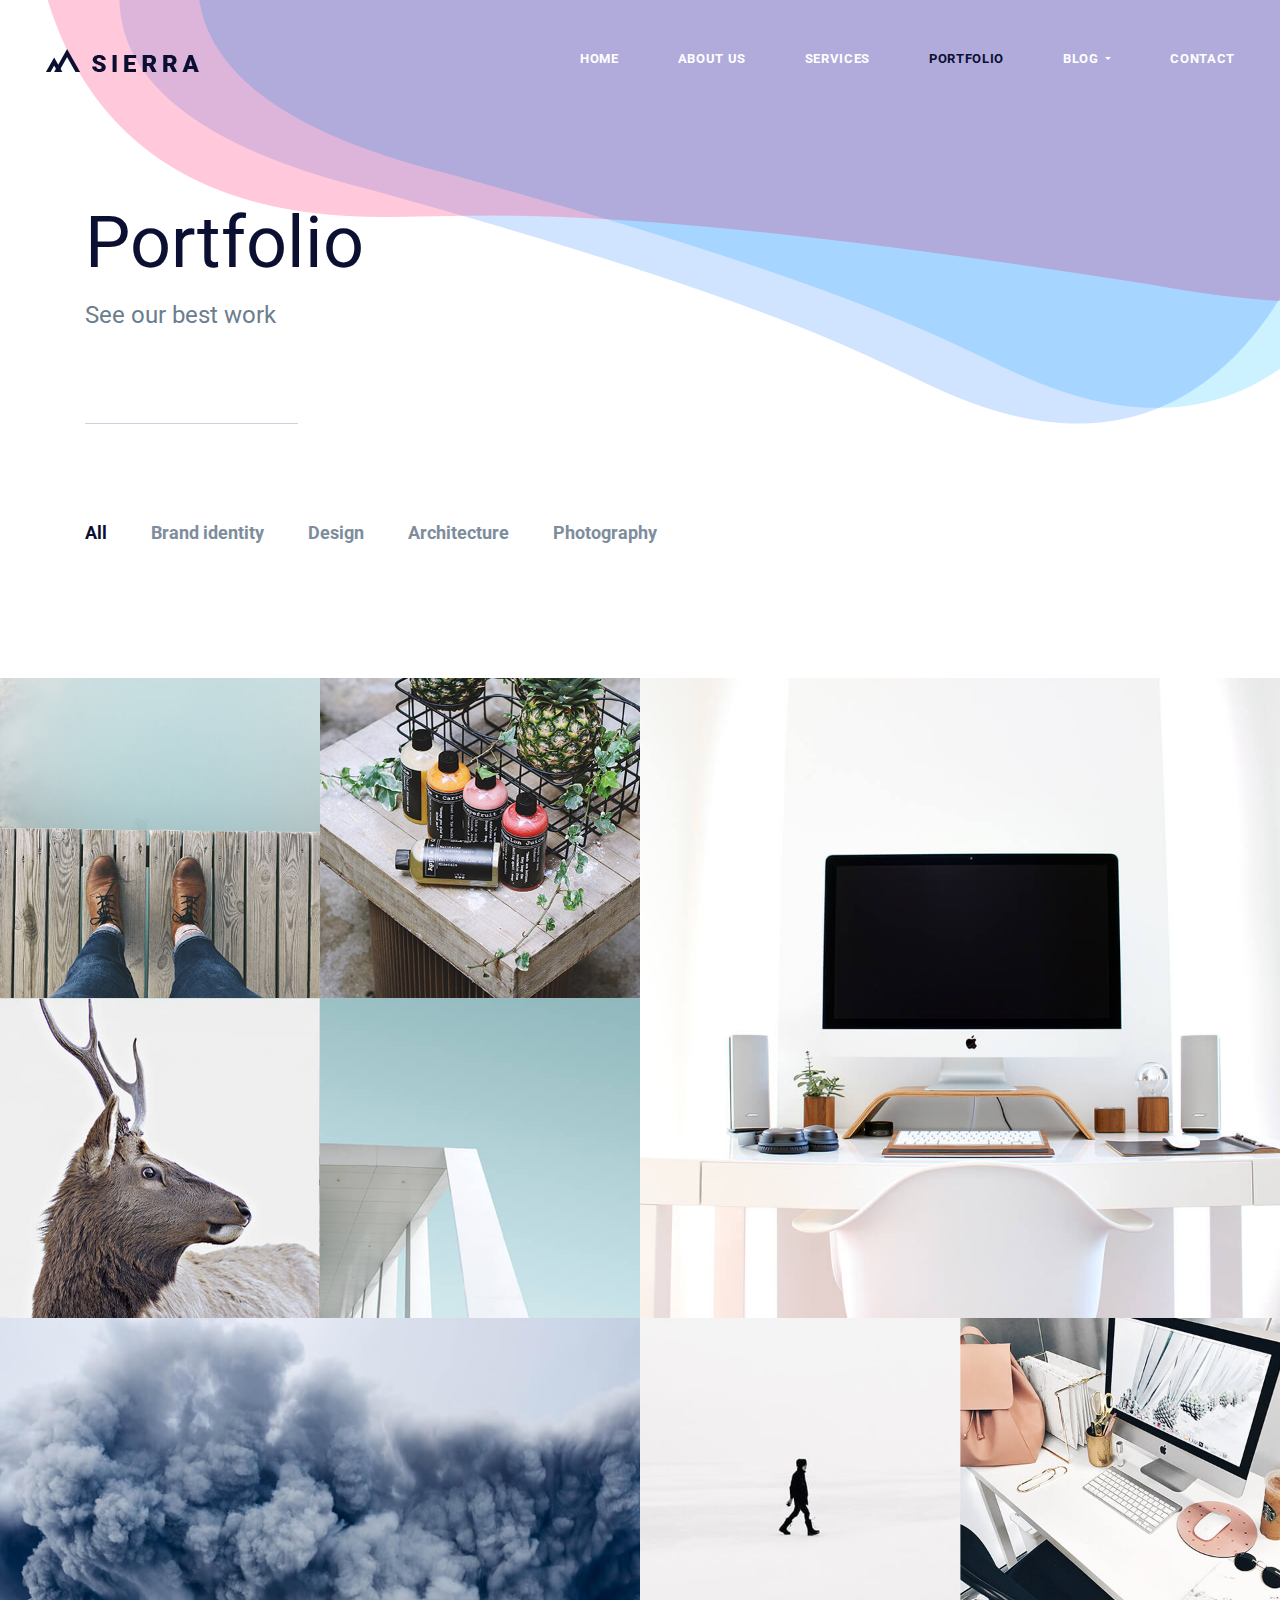
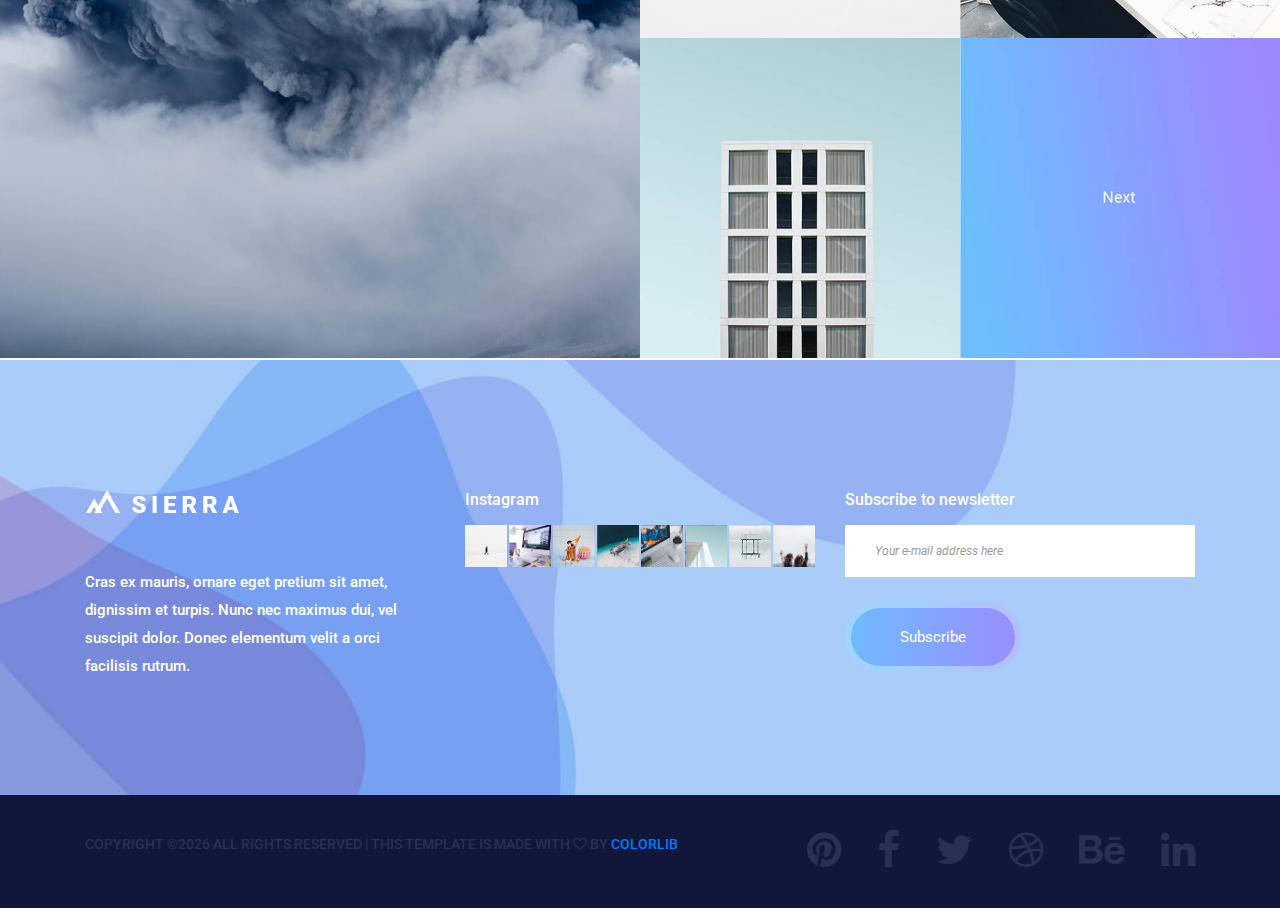
<file: portfolio.html>
<!DOCTYPE html>
<html lang="en">
    <head>
        <meta charset="utf-8">
        <meta http-equiv="X-UA-Compatible" content="IE=edge">
        <meta name="viewport" content="width=device-width, initial-scale=1">
        
        <link rel="icon" href="img/fav-icon.png" type="image/x-icon" />
        <!-- The above 3 meta tags *must* come first in the head; any other head content must come *after* these tags -->
        <title>Sierra</title>

        <!-- Icon css link -->
        <link href="css/font-awesome.min.css" rel="stylesheet">
        <!-- Bootstrap -->
        <link href="css/bootstrap.min.css" rel="stylesheet">
        
        <!-- Rev slider css -->
        <link href="vendors/revolution/css/settings.css" rel="stylesheet">
        <link href="vendors/revolution/css/layers.css" rel="stylesheet">
        <link href="vendors/revolution/css/navigation.css" rel="stylesheet">
        
        <!-- Extra plugin css -->
        <link href="vendors/owl-carousel/owl.carousel.min.css" rel="stylesheet">
        <link href="vendors/magnify-popup/magnific-popup.css" rel="stylesheet">
        
        
        <link href="css/style.css" rel="stylesheet">
        <link href="css/responsive.css" rel="stylesheet">

        <!-- HTML5 shim and Respond.js for IE8 support of HTML5 elements and media queries -->
        <!-- WARNING: Respond.js doesn't work if you view the page via file:// -->
        <!--[if lt IE 9]>
        <script src="https://oss.maxcdn.com/html5shiv/3.7.3/html5shiv.min.js"></script>
        <script src="https://oss.maxcdn.com/respond/1.4.2/respond.min.js"></script>
        <![endif]-->
    </head>
    <body>
        
        <!--================Header Menu Area =================-->
        <header class="main_menu_area">
            <nav class="navbar navbar-expand-lg navbar-light bg-light">
                <a class="navbar-brand" href="#"><img src="img/logo.png" alt=""></a>
                <button class="navbar-toggler" type="button" data-toggle="collapse" data-target="#navbarSupportedContent" aria-controls="navbarSupportedContent" aria-expanded="false" aria-label="Toggle navigation">
                    <span></span>
                    <span></span>
                    <span></span>
                </button>

                <div class="collapse navbar-collapse" id="navbarSupportedContent">
                    <ul class="navbar-nav">
                        <li class="nav-item"><a class="nav-link" href="index.html">Home</a></li>
                        <li class="nav-item"><a class="nav-link" href="about-us.html">About Us</a></li>
                        <li class="nav-item"><a class="nav-link" href="service.html">Services</a></li>
                        <li class="nav-item active"><a class="nav-link" href="portfolio.html">Portfolio</a></li>
                        <li class="nav-item dropdown submenu">
                            <a class="nav-link dropdown-toggle" href="#" id="navbarDropdown" role="button" data-toggle="dropdown" aria-haspopup="true" aria-expanded="false">
                            Blog
                            </a>
                            <ul class="dropdown-menu" aria-labelledby="navbarDropdown">
                                <li class="nav-item"><a class="nav-link" href="blog.html">Blog</a></li>
                                <li class="nav-item"><a class="nav-link" href="single-blog.html">Blog Details</a></li>
                                <li class="nav-item"><a class="nav-link" href="elements.html">Elements</a></li>
                            </ul>
                        </li>
                        <li class="nav-item"><a class="nav-link" href="contact.html">Contact</a></li>
                    </ul>
                </div>
            </nav>
        </header>
        <!--================End Header Menu Area =================-->
        
        <!--================Banner Area =================-->
        <section class="banner_area">
            <div class="container">
                <div class="banner_inner_text">
                    <h2>Portfolio</h2>
                    <p>See our best work</p>
                </div>
            </div>
        </section>
        <!--================End Banner Area =================-->
        
        <!--================Portfolio Area =================-->
        <section class="portfolio_area">
            <div class="container">
                <div class="portfolio_filter">
                    <ul>
                        <li class="active" data-filter="*"><a href="#">All</a></li>
                        <li data-filter=".brand"><a href="#">Brand identity</a></li>
                        <li data-filter=".design"><a href="#">Design</a></li>
                        <li data-filter=".arc"><a href="#">Architecture</a></li>
                        <li data-filter=".photo"><a href="#">Photography</a></li>
                    </ul>
                </div>
            </div>
            <div class="ms_portfolio_inner">
                <div class="ms_p_item wd_25 brand arc photo">
                    <img src="img/portfolio/ms-portfolio/ms-p-1.jpg" alt="">
                </div>
                <div class="ms_p_item wd_25 brand arc photo">
                    <img src="img/portfolio/ms-portfolio/ms-p-2.jpg" alt="">
                </div>
                <div class="ms_p_item wd_50 brand">
                    <img src="img/portfolio/ms-portfolio/ms-p-3.jpg" alt="">
                </div>
                <div class="ms_p_item wd_25 brand arc photo">
                    <img src="img/portfolio/ms-portfolio/ms-p-4.jpg" alt="">
                </div>
                <div class="ms_p_item wd_25 brand arc photo">
                    <img src="img/portfolio/ms-portfolio/ms-p-5.jpg" alt="">
                </div>
                <div class="ms_p_item wd_50">
                    <img src="img/portfolio/ms-portfolio/ms-p-6.jpg" alt="">
                </div>
                <div class="ms_p_item wd_25 design arc">
                    <img src="img/portfolio/ms-portfolio/ms-p-7.jpg" alt="">
                </div>
                <div class="ms_p_item wd_25 design arc">
                    <img src="img/portfolio/ms-portfolio/ms-p-8.jpg" alt="">
                </div>
                <div class="ms_p_item wd_25 design arc">
                    <img src="img/portfolio/ms-portfolio/ms-p-9.jpg" alt="">
                </div>
                <div class="ms_p_item wd_25 design arc">
                    <img src="img/portfolio/ms-portfolio/ms-p-10.jpg" alt="">
                </div>
            </div>
        </section>
        <!--================End Portfolio Area =================-->
        
        <!--================Footer Area =================-->
        <footer class="footr_area">
            <div class="footer_widget_area">
                <div class="container">
                    <div class="row footer_widget_inner">
                        <div class="col-lg-4 col-sm-6">
                            <aside class="f_widget f_about_widget">
                                <img src="img/footer-logo.png" alt="">
                                <p>Cras ex mauris, ornare eget pretium sit amet, dignissim et turpis. Nunc nec maximus dui, vel suscipit dolor. Donec elementum velit a orci facilisis rutrum.</p>
                            </aside>
                        </div>
                        <div class="col-lg-4 col-sm-6">
                            <aside class="f_widget f_insta_widget">
                                <div class="f_title">
                                    <h3>Instagram</h3>
                                </div>
                                <ul>
                                    <li><a href="#"><img src="img/instagram/ins-1.jpg" alt=""></a></li>
                                    <li><a href="#"><img src="img/instagram/ins-2.jpg" alt=""></a></li>
                                    <li><a href="#"><img src="img/instagram/ins-3.jpg" alt=""></a></li>
                                    <li><a href="#"><img src="img/instagram/ins-4.jpg" alt=""></a></li>
                                    <li><a href="#"><img src="img/instagram/ins-5.jpg" alt=""></a></li>
                                    <li><a href="#"><img src="img/instagram/ins-6.jpg" alt=""></a></li>
                                    <li><a href="#"><img src="img/instagram/ins-7.jpg" alt=""></a></li>
                                    <li><a href="#"><img src="img/instagram/ins-8.jpg" alt=""></a></li>
                                </ul>
                            </aside>
                        </div>
                        <div class="col-lg-4 col-sm-6">
                            <aside class="f_widget f_subs_widget">
                                <div class="f_title">
                                    <h3>Subscribe to newsletter</h3>
                                </div>
                                <div class="input-group">
                                    <input type="text" class="form-control" placeholder="Your e-mail address here" aria-label="Your e-mail address here">
                                    <span class="input-group-btn">
                                        <button class="btn btn-secondary submit_btn" type="button">Subscribe</button>
                                    </span>
                                </div>
                            </aside>
                        </div>
                    </div>
                </div>
            </div>
            <div class="footer_copyright">
                <div class="container">
                    <div class="float-sm-left">
                        <h5><!-- Link back to Colorlib can't be removed. Template is licensed under CC BY 3.0. -->
Copyright &copy;<script>document.write(new Date().getFullYear());</script> All rights reserved | This template is made with <i class="fa fa-heart-o" aria-hidden="true"></i> by <a href="https://colorlib.com" target="_blank">Colorlib</a>
<!-- Link back to Colorlib can't be removed. Template is licensed under CC BY 3.0. --></h5>
                    </div>
                    <div class="float-sm-right">
                        <ul>
                            <li><a href="#"><i class="fa fa-pinterest"></i></a></li>
                            <li><a href="#"><i class="fa fa-facebook"></i></a></li>
                            <li><a href="#"><i class="fa fa-twitter"></i></a></li>
                            <li><a href="#"><i class="fa fa-dribbble"></i></a></li>
                            <li><a href="#"><i class="fa fa-behance"></i></a></li>
                            <li><a href="#"><i class="fa fa-linkedin"></i></a></li>
                        </ul>
                    </div>
                </div>
            </div>
        </footer>
        <!--================End Footer Area =================-->
        
        
        
        
        <!-- jQuery (necessary for Bootstrap's JavaScript plugins) -->
        <script src="js/jquery-3.2.1.min.js"></script>
        <!-- Include all compiled plugins (below), or include individual files as needed -->
        <script src="js/popper.min.js"></script>
        <script src="js/bootstrap.min.js"></script>
        <!-- Rev slider js -->
        <script src="vendors/revolution/js/jquery.themepunch.tools.min.js"></script>
        <script src="vendors/revolution/js/jquery.themepunch.revolution.min.js"></script>
        <script src="vendors/revolution/js/extensions/revolution.extension.actions.min.js"></script>
        <script src="vendors/revolution/js/extensions/revolution.extension.video.min.js"></script>
        <script src="vendors/revolution/js/extensions/revolution.extension.slideanims.min.js"></script>
        <script src="vendors/revolution/js/extensions/revolution.extension.layeranimation.min.js"></script>
        <script src="vendors/revolution/js/extensions/revolution.extension.navigation.min.js"></script>
        <script src="vendors/revolution/js/extensions/revolution.extension.slideanims.min.js"></script>
        <!-- Extra plugin css -->
        <script src="vendors/counterup/jquery.waypoints.min.js"></script>
        <script src="vendors/counterup/jquery.counterup.min.js"></script> 
        <script src="vendors/counterup/apear.js"></script>
        <script src="vendors/counterup/countto.js"></script>
        <script src="vendors/owl-carousel/owl.carousel.min.js"></script>
        <script src="vendors/magnify-popup/jquery.magnific-popup.min.js"></script>
        <script src="js/smoothscroll.js"></script>
        <script src="vendors/circle-bar/circle-progress.min.js"></script>
        <script src="vendors/circle-bar/plugins.js"></script>
        <script src="vendors/isotope/imagesloaded.pkgd.min.js"></script>
        <script src="vendors/isotope/isotope.pkgd.min.js"></script>
        
        <script src="js/circle-active.js"></script>
        <script src="js/theme.js"></script>
    </body>
</html>
</file>
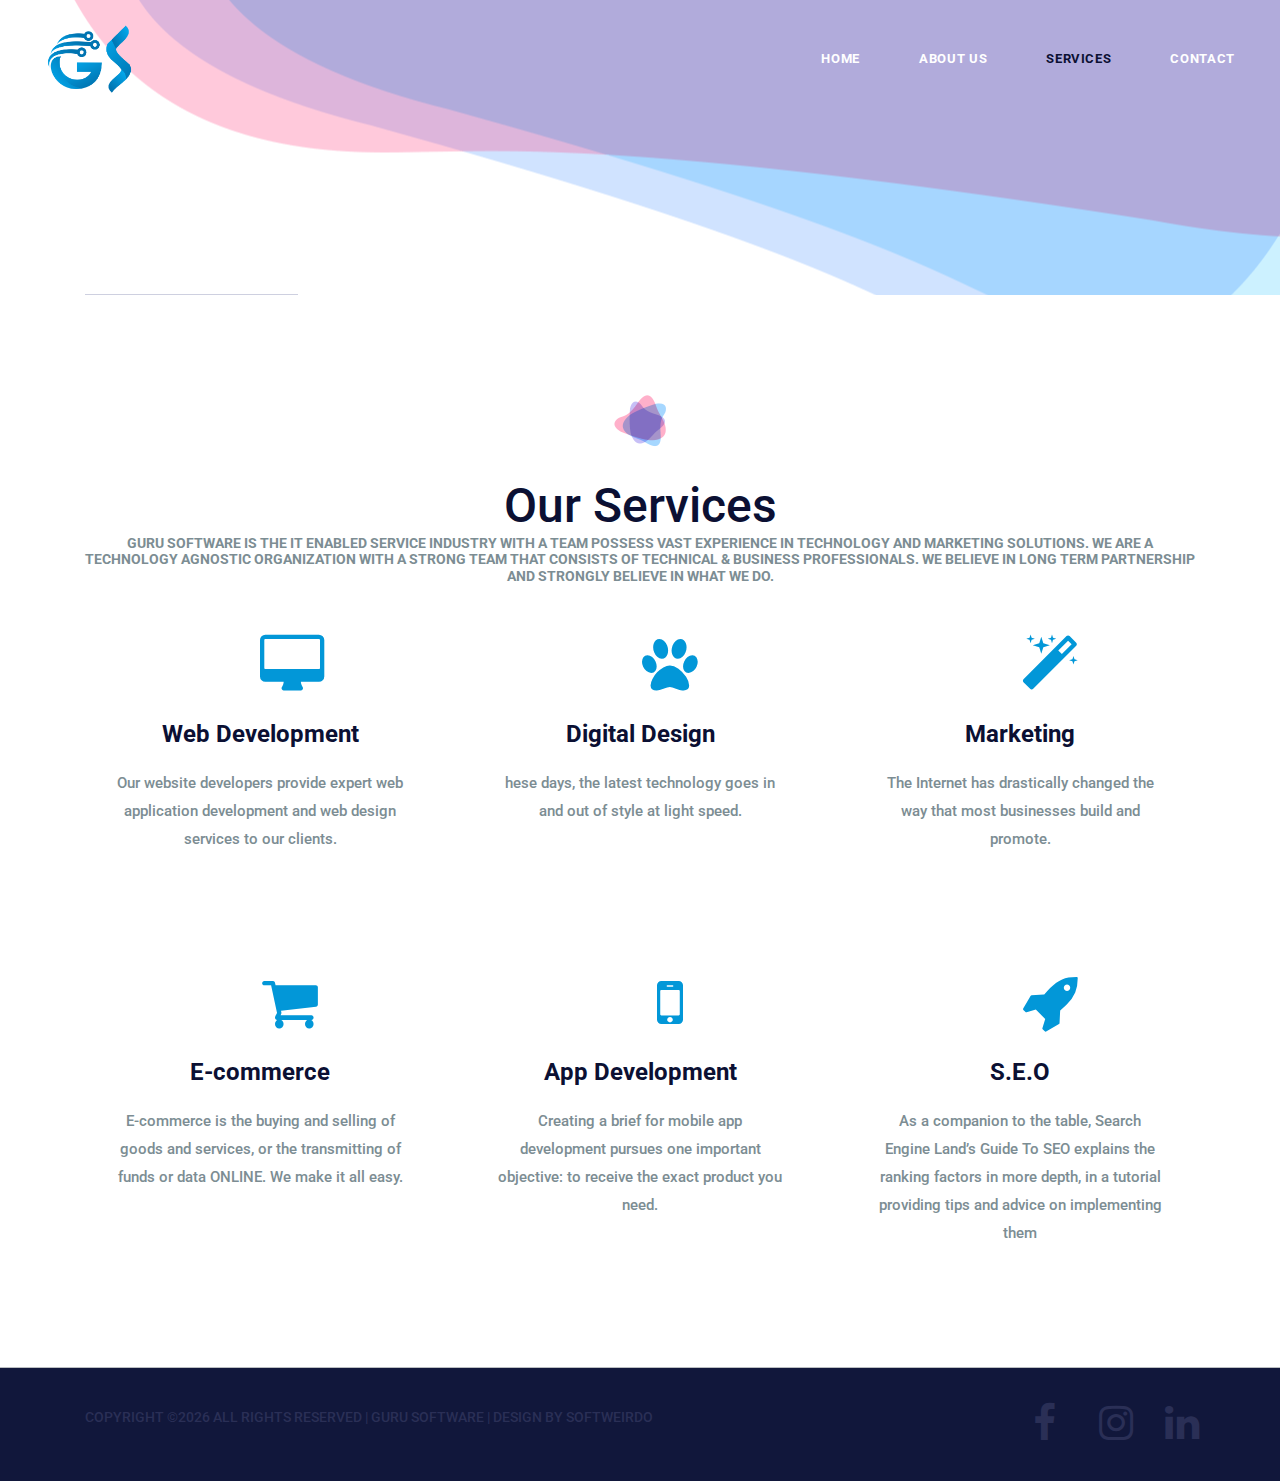
<file: service.html>
<!DOCTYPE html>
<html lang="en">
    <head>
        <meta charset="utf-8">
        <meta http-equiv="X-UA-Compatible" content="IE=edge">
        <meta name="viewport" content="width=device-width, initial-scale=1">
        
        <link rel="icon" href="img/GURU.png" type="image/x-icon" />
        <!-- The above 3 meta tags *must* come first in the head; any other head content must come *after* these tags -->
        <title>GURU:Service</title>

        <!-- Icon css link -->
        <link href="css/font-awesome.min.css" rel="stylesheet">
        <!-- Bootstrap -->
        <link href="css/bootstrap.min.css" rel="stylesheet">
        
        <!-- Rev slider css -->
        <link href="vendors/revolution/css/settings.css" rel="stylesheet">
        <link href="vendors/revolution/css/layers.css" rel="stylesheet">
        <link href="vendors/revolution/css/navigation.css" rel="stylesheet">
        
        <!-- Extra plugin css -->
        <link href="vendors/owl-carousel/owl.carousel.min.css" rel="stylesheet">
        
        <link href="css/style.css" rel="stylesheet">
        <link href="css/responsive.css" rel="stylesheet">

        <!-- HTML5 shim and Respond.js for IE8 support of HTML5 elements and media queries -->
        <!-- WARNING: Respond.js doesn't work if you view the page via file:// -->
        <!--[if lt IE 9]>
        <script src="https://oss.maxcdn.com/html5shiv/3.7.3/html5shiv.min.js"></script>
        <script src="https://oss.maxcdn.com/respond/1.4.2/respond.min.js"></script>
        <![endif]-->
    </head>
    <body>
        
        <!--================Header Menu Area =================-->
        <header class="main_menu_area">
            <nav class="navbar navbar-expand-lg navbar-light bg-light">
                <a class="navbar-brand" href="#"><img src="img/GURU.png" alt="" style="height:70px; "></a>
                <button class="navbar-toggler" type="button" data-toggle="collapse" data-target="#navbarSupportedContent" aria-controls="navbarSupportedContent" aria-expanded="false" aria-label="Toggle navigation">
                    <span></span>
                    <span></span>
                    <span></span>
                </button>

                <div class="collapse navbar-collapse" id="navbarSupportedContent">
                    <ul class="navbar-nav">
                        <li class="nav-item "><a class="nav-link" href="index.html">HOME</a></li>
                        <li class="nav-item"><a class="nav-link" href="about-us.html">ABOUT US</a></li>
                        <li class="nav-item  active"><a class="nav-link" href="service.html">SERVICES</a></li>
                        <li class="nav-item"><a class="nav-link" href="contact.html">CONTACT</a></li>                        
                    </ul>
                </div>
            </nav>
        </header>
        <!--================End Header Menu Area =================-->
        
        <!--================Banner Area =================-->
        <section class="banner_area">
            <div class="container">
                <div class="banner_inner_text">
                    
                </div>
            </div>
        </section>
        <!--================End Banner Area =================-->
<!--         <section class="talk_area">
            <div class="container">
                <div class="talk_text">
                    <h4>SERVICE</h4>
                    <p class="font">We provide our best service.</p>
                </div>
            </div>
        </section> -->
        <!--================End Banner Area =================-->
 <!--        <section class="challange_area p_100">
            <div class="container-fluid">
                <div class="row">
                    <div class="col-lg-12 title-area">
                         <h2 class="title">OUR SERVICES</h2>
                         <span class="line"></span>
                            <p>Guru Software is the IT enabled Service industry with a team
                            possess vast experience in Technology and Marketing
                            solutions. We are a technology agnostic organization with a
                            strong team that consists of Technical & Business
                            Professionals. We believe in long term partnership and
                            strongly believe in what we do. </p>
                        </div>
                    </div>
                    
                </div>
            </div>
        </section> -->
<!--         <section class="service_feature">
            <div class="container">

                    <div class="row feature_inner">
                    <div class="col-lg-4 col-sm-6">
                        <div class="feature_item">
                            <div class="f_icon">
                                <i class="fa fa-desktop service-icon"></i>
                            </div>
                            <h4>Web Development</h4>
                            <p>Our website developers provide expert web application development and web design services to our clients.</p>
                          

                
                    <div class="col-lg-4 col-sm-6">
                        <div class="feature_item">
                            <div class="f_icon">

                                <i class="fa fa-paw service-icon"></i>
                            </div>
                            <h4>Digital Design</h4>
                            <p>hese days, the latest technology goes in and out of style at light speed.</p>
                              </div>
                    </div>
                 
                    </div>
                    <div class="col-lg-4 col-sm-6">
                        <div class="feature_item">
                            <div class="fa f_icon">
                                <i class="fa fa-shopping-cart"></i>
                            </div>
                            <h4>E-COMMERCE</h4>
                            <p>From Bringing your store online to shopping. We
                                have everything covered for you. We can create Ecommerce
                                & multi vendor marketplace for your
                                startup or existing business. Our services includes
                                Responsive Device friendly websites, products
                                listing, Payment integration. Store managing, Digital
                                Marketing, Product listing, Shop using social
                                platform & much more.</p>

                        </div>
                    </div>
                </div>
                <div class="row feature_inner">
                    <div class="col-lg-4 col-sm-6">
                        <div class="feature_item">

                            <div class="f_icon">
                               <i class="fa fa-shopping-cart service-icon"></i>
                            </div>
                            <h4>E-commerce</h4>
                            <p>E-commerce  is the buying and selling of goods and services, or the transmitting of funds or data ONLINE. We make it all easy.</p>
                           


                        </div>
                    </div>
                    <div class="col-lg-4 col-sm-6">
                        <div class="feature_item">

                            <div class="f_icon">
                             <i class="fa fa-mobile service-icon"></i>
                            </div>
                            <h4>App Development</h4>
                            <p>Creating a brief for mobile app development pursues one important objective: to receive the exact product you need. </p>
                          

                         
                            

                        </div>
                    </div>
                    <div class="col-lg-4 col-sm-6">
                        <div class="feature_item service">
                            <div class="f_icon">

                               <i class="fa fa-rocket service-icon"></i>
                            </div>
                            <h4>S.E.O</h4>
                            <p>As a companion to the table, Search Engine Land’s Guide To SEO explains the ranking factors in more depth, in a tutorial providing tips and advice on implementing them</p>
                       
                             
                            </div>
                          
                        </div>
                    </div>

                </div>
            </div>
        </section> -->
        <section class="service_feature">
            <div class="container">
                <div class="c_title">
                    <img src="img/icon/title-icon.png" alt="">
                    <h2>Our Services</h2>
                    <h6>Guru Software is the IT enabled Service industry with a team
                            possess vast experience in Technology and Marketing
                            solutions. We are a technology agnostic organization with a
                            strong team that consists of Technical & Business
                            Professionals. We believe in long term partnership and
                            strongly believe in what we do. </h6>
                    
                </div>
                <div class="row feature_inner">
                    <div class="col-lg-4 col-sm-6">
                        <div class="feature_item">
                            <div class="f_icon">
                                <i class="fa fa-desktop service-icon"></i>
                            </div>
                            <h4>Web Development</h4>
                            <p>Our website developers provide expert web application development and web design services to our clients.</p>
                            <!-- <a class="more_btn" href="#">Read More</a> -->
                        </div>
                    </div>
                    <div class="col-lg-4 col-sm-6">
                        <div class="feature_item">
                            <div class="f_icon">
                                <i class="fa fa-paw service-icon"></i>
                            </div>
                            <h4>Digital Design</h4>
                            <p>hese days, the latest technology goes in and out of style at light speed.</p>
<!--                             <a class="more_btn" href="#">Read More</a>
 -->                        </div>
                    </div>
                    <div class="col-lg-4 col-sm-6">
                        <div class="feature_item">
                            <div class="f_icon">
                                <i class="fa fa-magic service-icon"></i>
                            </div>
                            <h4>Marketing</h4>
                            <p>The Internet has drastically changed the way that most businesses build and promote.</p>
                          <!--   <a class="more_btn" href="#">Read More</a> -->
                        </div>
                    </div>
                </div>
                <div class="row feature_inner">
                    <div class="col-lg-4 col-sm-6">
                        <div class="feature_item">
                            <div class="f_icon">
                               <i class="fa fa-shopping-cart service-icon"></i>
                            </div>
                            <h4>E-commerce</h4>
                            <p>E-commerce  is the buying and selling of goods and services, or the transmitting of funds or data ONLINE. We make it all easy.</p>
                            <!-- <a class="more_btn" href="#">Read More</a> -->
                        </div>
                    </div>
                    <div class="col-lg-4 col-sm-6">
                        <div class="feature_item">
                            <div class="f_icon">
                             <i class="fa fa-mobile service-icon"></i>
                            </div>
                            <h4>App Development</h4>
                            <p>Creating a brief for mobile app development pursues one important objective: to receive the exact product you need. </p>
                            <!-- <a class="more_btn" href="#">Read More</a> -->
                        </div>
                    </div>
                    <div class="col-lg-4 col-sm-6">
                        <div class="feature_item">
                            <div class="f_icon">
                               <i class="fa fa-rocket service-icon"></i>
                            </div>
                            <h4>S.E.O</h4>
                            <p>As a companion to the table, Search Engine Land’s Guide To SEO explains the ranking factors in more depth, in a tutorial providing tips and advice on implementing them</p>
                            <!-- <a class="more_btn" href="#">Read More</a> -->
                        </div>
                    </div>
                </div>
            </div>
        </section>
        <!--================End Banner Area =================-->
        
        <!--================Circle Chart Area =================-->
        
        <!--================End Service Solution Area =================-->
        
        <!--================Footer Area =================-->

        <footer class="footr_area">
     <!-- <div class="footer_widget_area">
                <div class="container">
                    <div class="row footer_widget_inner">
                        <div class="col-lg-4 col-sm-6">
                            <aside class="f_widget f_about_widget">
                                <img src="img/footer-logo.png" alt="">
                                <p>Cras ex mauris, ornare eget pretium sit amet, dignissim et turpis. Nunc nec maximus dui, vel suscipit dolor. Donec elementum velit a orci facilisis rutrum.</p>
                            </aside>
                        </div>
                        <div class="col-lg-4 col-sm-6">
                            <aside class="f_widget f_insta_widget">
                                <div class="f_title">
                                    <h3>Instagram</h3>
                                </div>
                                <ul>
                                    <li><a href="#"><img src="img/instagram/ins-1.jpg" alt=""></a></li>
                                    <li><a href="#"><img src="img/instagram/ins-2.jpg" alt=""></a></li>
                                    <li><a href="#"><img src="img/instagram/ins-3.jpg" alt=""></a></li>
                                    <li><a href="#"><img src="img/instagram/ins-4.jpg" alt=""></a></li>
                                    <li><a href="#"><img src="img/instagram/ins-5.jpg" alt=""></a></li>
                                    <li><a href="#"><img src="img/instagram/ins-6.jpg" alt=""></a></li>
                                    <li><a href="#"><img src="img/instagram/ins-7.jpg" alt=""></a></li>
                                    <li><a href="#"><img src="img/instagram/ins-8.jpg" alt=""></a></li>
                                </ul>
                            </aside>
                        </div>
                        <div class="col-lg-4 col-sm-6">
                            <aside class="f_widget f_subs_widget">
                                <div class="f_title">
                                    <h3>Subscribe to newsletter</h3>
                                </div>
                                <div class="input-group">
                                    <input type="text" class="form-control" placeholder="Your e-mail address here" aria-label="Your e-mail address here">
                                    <span class="input-group-btn">
                                        <button class="btn btn-secondary submit_btn" type="button">Subscribe</button>
                                    </span>
                                </div>
                            </aside>
                        </div>
                    </div>
                </div>
            </div> 
 -->
     <footer class="footr_area">

            <div class="footer_copyright">
                <div class="container">
                    <div class="float-sm-left">
                       <h5><!-- Link back to Colorlib can't be removed. Template is licensed under CC BY 3.0. -->
Copyright &copy;<script>document.write(new Date().getFullYear());</script> All rights reserved | Guru software | design by softweirdo <a href="https://developers.studysnap.in.com" target="_blank"></a>
<!-- Link back to Colorlib can't be removed. Template is licensed under CC BY 3.0. --></h5>
                    </div>
                    <div class="float-sm-right">
                        <ul>
                            <li><a href="https://www.facebook.com/pg/Guru-Software-107347170921371/about/" class="fa fa-facebook"></a></li>
                            <li><a href="https://www.instagram.com/gurusoftware.in/" class="fa fa-instagram"></a></li>
                            <li><a href="https://www.linkedin.com/company/guru-software/" class="fa fa-linkedin"></a></li>
                        </ul>
                    </div>
                </div>
            </div>
        </footer>
        <!--================End Footer Area =================-->
        
        
        
        
        <!-- jQuery (necessary for Bootstrap's JavaScript plugins) -->
        <script src="js/jquery-3.2.1.min.js"></script>
        <!-- Include all compiled plugins (below), or include individual files as needed -->
        <script src="js/popper.min.js"></script>
        <script src="js/bootstrap.min.js"></script>
        <!-- Rev slider js -->
        <script src="vendors/revolution/js/jquery.themepunch.tools.min.js"></script>
        <script src="vendors/revolution/js/jquery.themepunch.revolution.min.js"></script>
        <script src="vendors/revolution/js/extensions/revolution.extension.actions.min.js"></script>
        <script src="vendors/revolution/js/extensions/revolution.extension.video.min.js"></script>
        <script src="vendors/revolution/js/extensions/revolution.extension.slideanims.min.js"></script>
        <script src="vendors/revolution/js/extensions/revolution.extension.layeranimation.min.js"></script>
        <script src="vendors/revolution/js/extensions/revolution.extension.navigation.min.js"></script>
        <script src="vendors/revolution/js/extensions/revolution.extension.slideanims.min.js"></script>
        <!-- Extra plugin css -->
        <script src="vendors/counterup/jquery.waypoints.min.js"></script>
        <script src="vendors/counterup/jquery.counterup.min.js"></script> 
        <script src="vendors/counterup/apear.js"></script>
        <script src="vendors/counterup/countto.js"></script>
        <script src="vendors/owl-carousel/owl.carousel.min.js"></script>
        <script src="vendors/magnify-popup/jquery.magnific-popup.min.js"></script>
        <script src="js/smoothscroll.js"></script>
        <script src="vendors/circle-bar/circle-progress.min.js"></script>
        <script src="vendors/circle-bar/plugins.js"></script>
        
        <script src="js/circle-active.js"></script>
        <script src="js/theme.js"></script>
    </body>
</html>
</file>
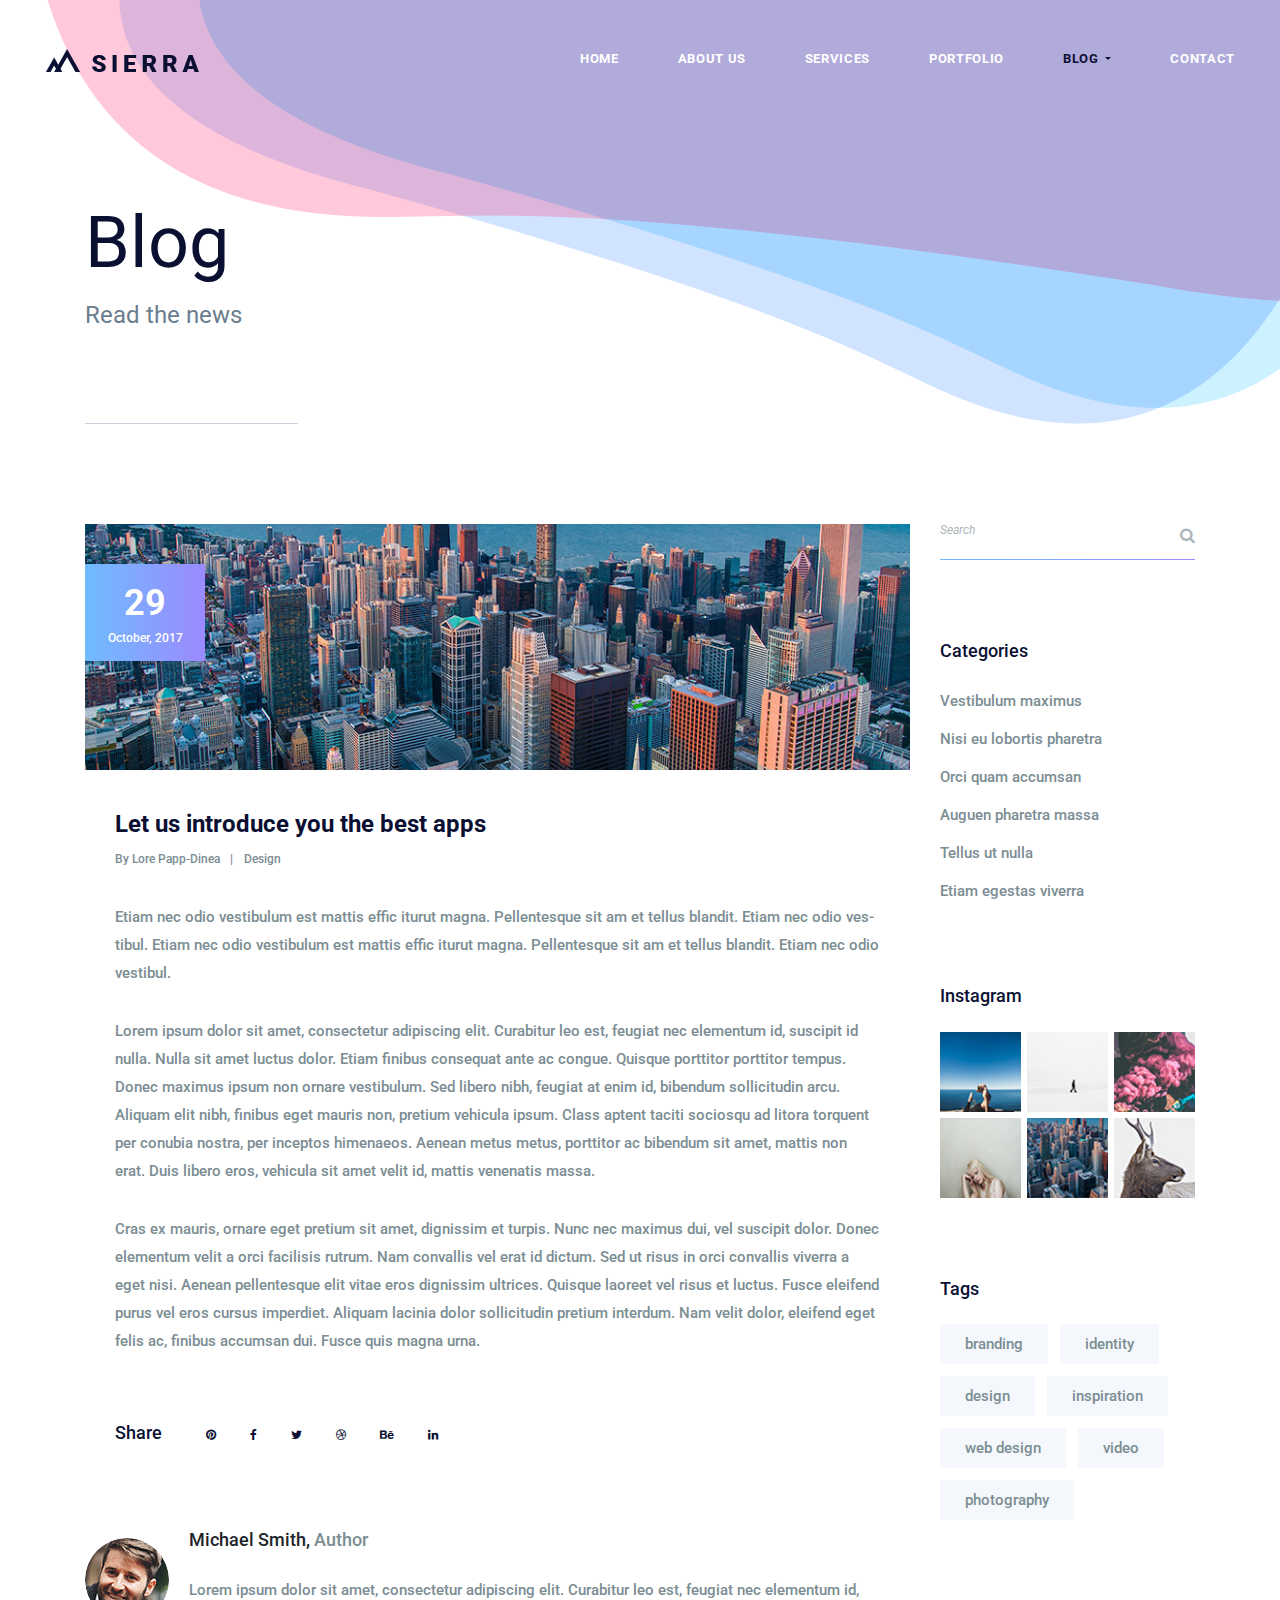
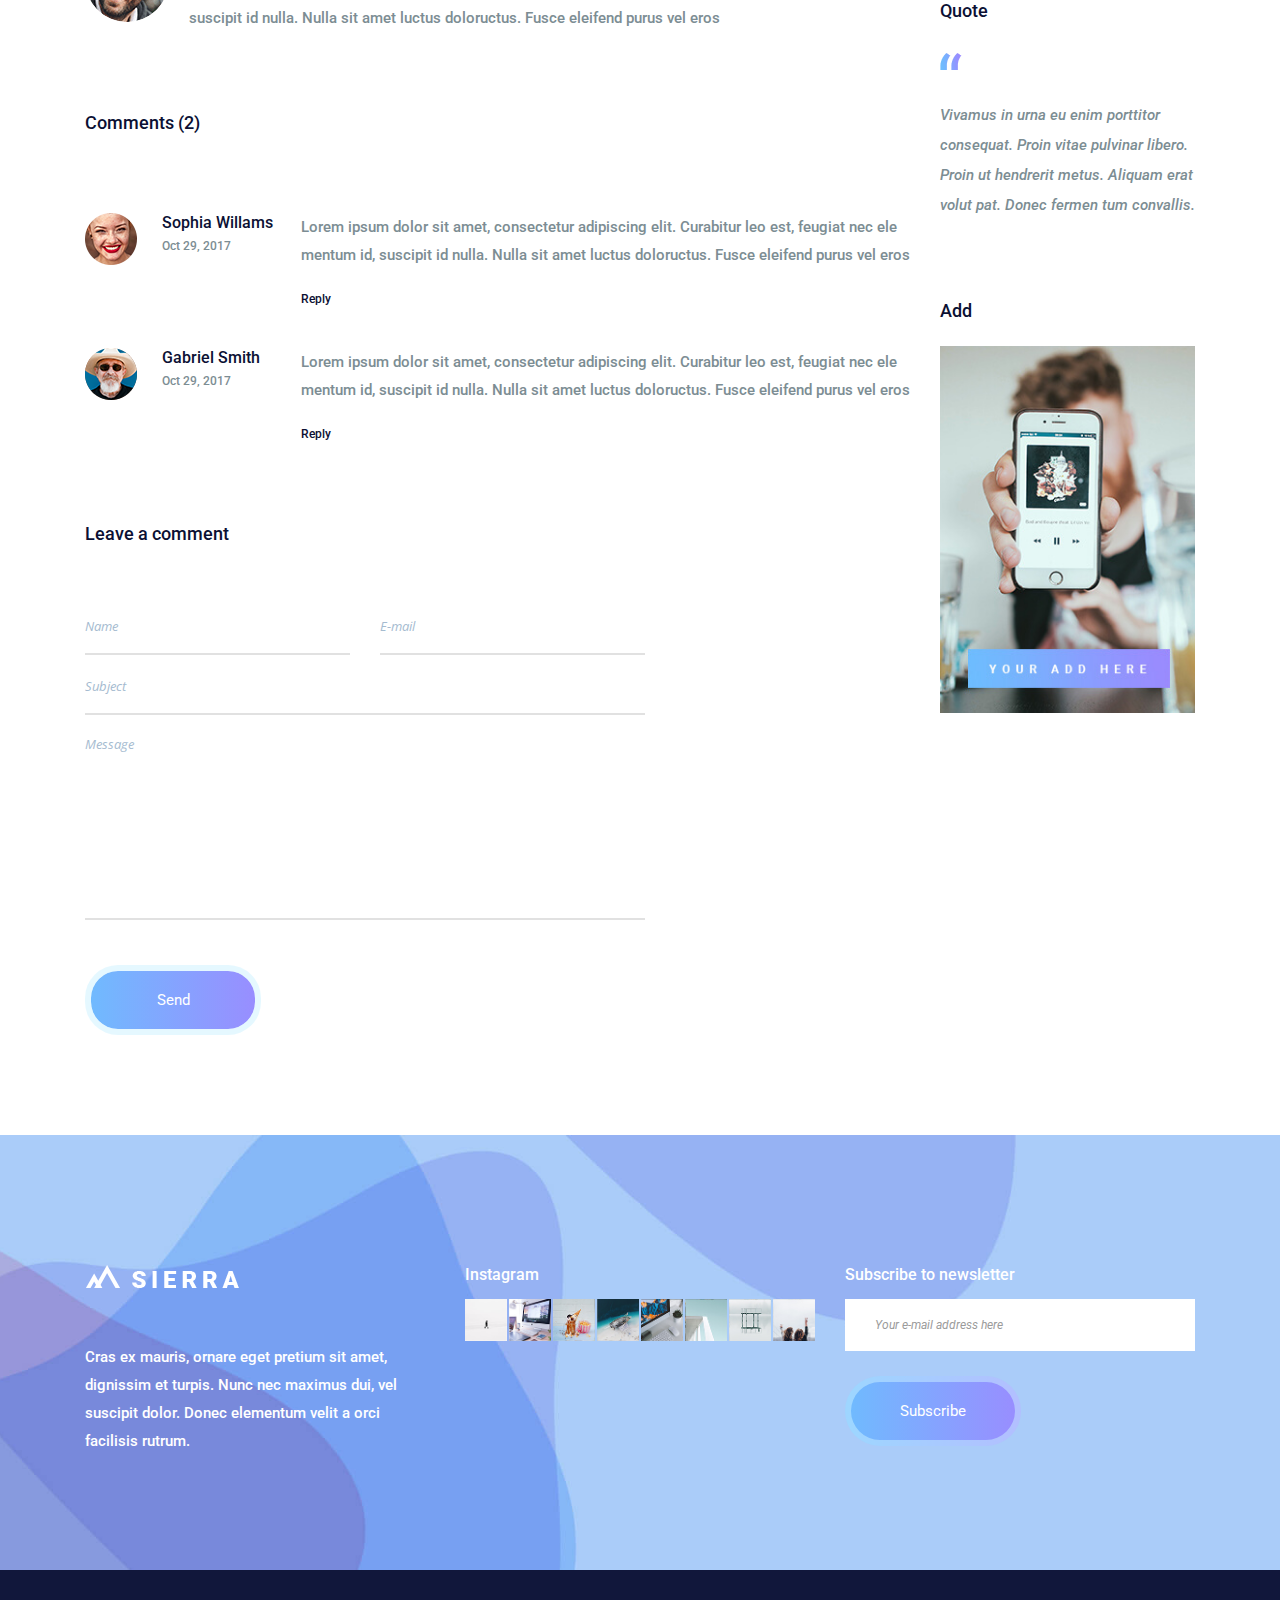
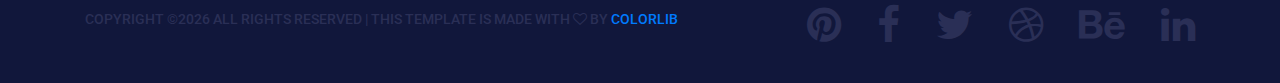
<file: single-blog.html>
<!DOCTYPE html>
<html lang="en">
    <head>
        <meta charset="utf-8">
        <meta http-equiv="X-UA-Compatible" content="IE=edge">
        <meta name="viewport" content="width=device-width, initial-scale=1">
        
        <link rel="icon" href="img/fav-icon.png" type="image/x-icon" />
        <!-- The above 3 meta tags *must* come first in the head; any other head content must come *after* these tags -->
        <title>Sierra</title>

        <!-- Icon css link -->
        <link href="css/font-awesome.min.css" rel="stylesheet">
        <!-- Bootstrap -->
        <link href="css/bootstrap.min.css" rel="stylesheet">
        
        <!-- Rev slider css -->
        <link href="vendors/revolution/css/settings.css" rel="stylesheet">
        <link href="vendors/revolution/css/layers.css" rel="stylesheet">
        <link href="vendors/revolution/css/navigation.css" rel="stylesheet">
        
        <!-- Extra plugin css -->
        <link href="vendors/owl-carousel/owl.carousel.min.css" rel="stylesheet">
        <link href="vendors/magnify-popup/magnific-popup.css" rel="stylesheet">
        
        
        <link href="css/style.css" rel="stylesheet">
        <link href="css/responsive.css" rel="stylesheet">

        <!-- HTML5 shim and Respond.js for IE8 support of HTML5 elements and media queries -->
        <!-- WARNING: Respond.js doesn't work if you view the page via file:// -->
        <!--[if lt IE 9]>
        <script src="https://oss.maxcdn.com/html5shiv/3.7.3/html5shiv.min.js"></script>
        <script src="https://oss.maxcdn.com/respond/1.4.2/respond.min.js"></script>
        <![endif]-->
    </head>
    <body>
        
        <!--================Header Menu Area =================-->
        <header class="main_menu_area">
            <nav class="navbar navbar-expand-lg navbar-light bg-light">
                <a class="navbar-brand" href="#"><img src="img/logo.png" alt=""></a>
                <button class="navbar-toggler" type="button" data-toggle="collapse" data-target="#navbarSupportedContent" aria-controls="navbarSupportedContent" aria-expanded="false" aria-label="Toggle navigation">
                    <span></span>
                    <span></span>
                    <span></span>
                </button>

                <div class="collapse navbar-collapse" id="navbarSupportedContent">
                    <ul class="navbar-nav">
                        <li class="nav-item"><a class="nav-link" href="index.html">Home</a></li>
                        <li class="nav-item"><a class="nav-link" href="about-us.html">About Us</a></li>
                        <li class="nav-item"><a class="nav-link" href="service.html">Services</a></li>
                        <li class="nav-item"><a class="nav-link" href="portfolio.html">Portfolio</a></li>
                        <li class="nav-item dropdown submenu active">
                            <a class="nav-link dropdown-toggle" href="#" id="navbarDropdown" role="button" data-toggle="dropdown" aria-haspopup="true" aria-expanded="false">
                            Blog
                            </a>
                            <ul class="dropdown-menu" aria-labelledby="navbarDropdown">
                                <li class="nav-item"><a class="nav-link" href="blog.html">Blog</a></li>
                                <li class="nav-item"><a class="nav-link" href="single-blog.html">Blog Details</a></li>
                                <li class="nav-item"><a class="nav-link" href="elements.html">Elements</a></li>
                            </ul>
                        </li>
                        <li class="nav-item"><a class="nav-link" href="contact.html">Contact</a></li>
                    </ul>
                </div>
            </nav>
        </header>
        <!--================End Header Menu Area =================-->
        
        <!--================Banner Area =================-->
        <section class="banner_area">
            <div class="container">
                <div class="banner_inner_text">
                    <h2>Blog</h2>
                    <p>Read the news</p>
                </div>
            </div>
        </section>
        <!--================End Banner Area =================-->
        
        <!--================Blog Main Area =================-->
        <section class="blog_main_area p_100">
            <div class="container">
                <div class="row">
                    <div class="col-lg-9">
                        <div class="single_blog_inner">
                            <div class="s_blog_main">
                                <div class="blog_img">
                                    <img class="img-fluid" src="img/blog/blog-1.jpg" alt="">
                                    <div class="blog_date">
                                        <h4>29</h4>
                                        <h5>October, 2017</h5>
                                    </div>
                                </div>
                                <div class="blog_text">
                                    <a href="#"><h4>Let us introduce you the best apps</h4></a>
                                    <div class="blog_author">
                                        <a href="#">By Lore Papp-Dinea</a>
                                        <a href="#">Design</a>
                                    </div>
                                    <p>Etiam nec odio vestibulum est mattis effic iturut magna. Pellentesque sit am et tellus blandit. Etiam nec odio ves-tibul. Etiam nec odio vestibulum est mattis effic iturut magna. Pellentesque sit am et tellus blandit. Etiam nec odio vestibul. </p>
                                    <p> Lorem ipsum dolor sit amet, consectetur adipiscing elit. Curabitur leo est, feugiat nec elementum id, suscipit id nulla. Nulla sit amet luctus dolor. Etiam finibus consequat ante ac congue. Quisque porttitor porttitor tempus. Donec maximus ipsum non ornare vestibulum. Sed libero nibh, feugiat at enim id, bibendum sollicitudin arcu. Aliquam elit nibh, finibus eget mauris non, pretium vehicula ipsum. Class aptent taciti sociosqu ad litora torquent per conubia nostra, per inceptos himenaeos. Aenean metus metus, porttitor ac bibendum sit amet, mattis non erat. Duis libero eros, vehicula sit amet velit id, mattis venenatis massa.</p>
                                    <p>Cras ex mauris, ornare eget pretium sit amet, dignissim et turpis. Nunc nec maximus dui, vel suscipit dolor. Donec elementum velit a orci facilisis rutrum. Nam convallis vel erat id dictum. Sed ut risus in orci convallis viverra a eget nisi. Aenean pellentesque elit vitae eros dignissim ultrices. Quisque laoreet vel risus et luctus. Fusce eleifend purus vel eros cursus imperdiet. Aliquam lacinia dolor sollicitudin pretium interdum. Nam velit dolor, eleifend eget felis ac, finibus accumsan dui. Fusce quis magna urna. </p>
                                </div>
                            </div>
                            <div class="s_blog_social">
                                <h3>Share</h3>
                                <ul>
                                    <li><a href="#"><i class="fa fa-pinterest" aria-hidden="true"></i></a></li>
                                    <li><a href="#"><i class="fa fa-facebook" aria-hidden="true"></i></a></li>
                                    <li><a href="#"><i class="fa fa-twitter" aria-hidden="true"></i></a></li>
                                    <li><a href="#"><i class="fa fa-dribbble" aria-hidden="true"></i></a></li>
                                    <li><a href="#"><i class="fa fa-behance" aria-hidden="true"></i></a></li>
                                    <li><a href="#"><i class="fa fa-linkedin" aria-hidden="true"></i></a></li>
                                </ul>
                            </div>
                            <div class="blog_author">
                                <div class="media">
                                    <div class="d-flex">
                                        <img class="rounded-circle" src="img/blog/blog-author.png" alt="">
                                    </div>
                                    <div class="media-body">
                                        <h4>Michael Smith, <span>Author</span></h4>
                                        <p> Lorem ipsum dolor sit amet, consectetur adipiscing elit. Curabitur leo est, feugiat nec elementum id, suscipit id nulla. Nulla sit amet luctus doloructus. Fusce eleifend purus vel eros </p>
                                    </div>
                                </div>
                            </div>
                            <div class="blog_comment">
                                <h3>Comments (2)</h3>
                                <div class="media">
                                    <img src="img/comment/comment-1.png" alt="">
                                    <div class="d-flex">
                                        <h4>Sophia Willams</h4>
                                        <h5>Oct 29, 2017</h5>
                                    </div>
                                    <div class="media-body">
                                        <p>Lorem ipsum dolor sit amet, consectetur adipiscing elit. Curabitur leo est, feugiat nec ele mentum id, suscipit id nulla. Nulla sit amet luctus doloructus. Fusce eleifend purus vel eros</p>
                                        <a href="#">Reply</a>
                                    </div>
                                </div>
                                <div class="media">
                                    <img src="img/comment/comment-2.png" alt="">
                                    <div class="d-flex">
                                        <h4>Gabriel Smith</h4>
                                        <h5>Oct 29, 2017</h5>
                                    </div>
                                    <div class="media-body">
                                        <p>Lorem ipsum dolor sit amet, consectetur adipiscing elit. Curabitur leo est, feugiat nec ele mentum id, suscipit id nulla. Nulla sit amet luctus doloructus. Fusce eleifend purus vel eros</p>
                                        <a href="#">Reply</a>
                                    </div>
                                </div>
                            </div>
                            <div class="blog_comment_form">
                                <h3>Leave a comment</h3>
                                <form class="row contact_us_form" action="contact_process.php" method="post" id="contactForm" novalidate="novalidate">
                                    <div class="form-group col-sm-6">
                                        <input type="text" class="form-control" id="name" name="name" placeholder="Name">
                                    </div>
                                    <div class="form-group col-sm-6">
                                        <input type="email" class="form-control" id="email" name="email" placeholder="E-mail">
                                    </div>
                                    <div class="form-group col-sm-12">
                                        <input type="text" class="form-control" id="subject" name="subject" placeholder="Subject">
                                    </div>
                                    <div class="form-group col-sm-12">
                                        <textarea class="form-control" name="message" id="message" rows="1" placeholder="Message"></textarea>
                                    </div>
                                    <div class="form-group col-sm-12">
                                        <button type="submit" value="submit" class="btn submit_btn form-control">Send</button>
                                    </div>
                                </form>
                            </div>
                        </div>
                    </div>
                    <div class="col-lg-3">
                        <div class="blog_right_sidebar">
                            <aside class="r_widget search_widget">
                                <div class="input-group">
                                    <input type="text" class="form-control" placeholder="Search" aria-label="Search">
                                    <span class="input-group-btn">
                                        <button class="btn btn-secondary" type="button"><i class="fa fa-search"></i></button>
                                    </span>
                                </div>
                            </aside>
                            <aside class="r_widget categories_widget">
                                <div class="r_w_title">
                                    <h3>Categories</h3>
                                </div>
                                <ul>
                                    <li><a href="#">Vestibulum maximus</a></li>
                                    <li><a href="#">Nisi eu lobortis pharetra</a></li>
                                    <li><a href="#">Orci quam accumsan</a></li>
                                    <li><a href="#">Auguen pharetra massa</a></li>
                                    <li><a href="#">Tellus ut nulla</a></li>
                                    <li><a href="#"> Etiam egestas viverra </a></li>
                                </ul>
                            </aside>
                            <aside class="r_widget insta_widget">
                                <div class="r_w_title">
                                    <h3>Instagram</h3>
                                </div>
                                <ul>
                                    <li><a href="https://www.instagram.com/?hl=en">
                                        <img class="img-fluid" src="img/instagram/right-instagram/r-in-1.jpg" alt="">
                                    </a></li>
                                    <li><a href="https://www.instagram.com/?hl=en">
                                        <img class="img-fluid" src="img/instagram/right-instagram/r-in-2.jpg" alt="">
                                    </a></li>
                                    <li><a href="https://www.instagram.com/?hl=en">
                                        <img class="img-fluid" src="img/instagram/right-instagram/r-in-3.jpg" alt="">
                                    </a></li>
                                    <li><a href="https://www.instagram.com/?hl=en">
                                        <img class="img-fluid" src="img/instagram/right-instagram/r-in-4.jpg" alt="">
                                    </a></li>
                                    <li><a href="https://www.instagram.com/?hl=en">
                                        <img class="img-fluid" src="img/instagram/right-instagram/r-in-5.jpg" alt="">
                                    </a></li>
                                    <li><a href="https://www.instagram.com/?hl=en">
                                        <img class="img-fluid" src="img/instagram/right-instagram/r-in-6.jpg" alt="">
                                    </a></li>
                                </ul>
                            </aside>
                            <aside class="r_widget tag_widget">
                                <div class="r_w_title">
                                    <h3>Tags</h3>
                                </div>
                                <ul>
                                    <li><a href="#">branding</a></li>
                                    <li><a href="#">identity</a></li>
                                    <li><a href="#">design</a></li>
                                    <li><a href="#">inspiration</a></li>
                                    <li><a href="#">web design</a></li>
                                    <li><a href="#">video</a></li>
                                    <li><a href="#">photography</a></li>
                                </ul>
                            </aside>
                            <aside class="r_widget quote_widget">
                                <div class="r_w_title">
                                    <h3>Quote</h3>
                                </div>
                                <img src="img/icon/quote-icon.png" alt="">
                                <p>Vivamus in urna eu enim porttitor consequat. Proin vitae pulvinar libero. Proin ut hendrerit metus. Aliquam erat volut pat. Donec fermen tum convallis.</p>
                            </aside>
                            <aside class="r_widget add_widget">
                                <div class="r_w_title">
                                    <h3>Add</h3>
                                </div>
                                <img class="img-fluid" src="img/add.jpg" alt="">
                            </aside>
                        </div>
                    </div>
                </div>
            </div>
        </section>
        <!--================End Blog Main Area =================-->
        
        <!--================Footer Area =================-->
        <footer class="footr_area">
            <div class="footer_widget_area">
                <div class="container">
                    <div class="row footer_widget_inner">
                        <div class="col-lg-4 col-sm-6">
                            <aside class="f_widget f_about_widget">
                                <img src="img/footer-logo.png" alt="">
                                <p>Cras ex mauris, ornare eget pretium sit amet, dignissim et turpis. Nunc nec maximus dui, vel suscipit dolor. Donec elementum velit a orci facilisis rutrum.</p>
                            </aside>
                        </div>
                        <div class="col-lg-4 col-sm-6">
                            <aside class="f_widget f_insta_widget">
                                <div class="f_title">
                                    <h3>Instagram</h3>
                                </div>
                                <ul>
                                    <li><a href="#"><img src="img/instagram/ins-1.jpg" alt=""></a></li>
                                    <li><a href="#"><img src="img/instagram/ins-2.jpg" alt=""></a></li>
                                    <li><a href="#"><img src="img/instagram/ins-3.jpg" alt=""></a></li>
                                    <li><a href="#"><img src="img/instagram/ins-4.jpg" alt=""></a></li>
                                    <li><a href="#"><img src="img/instagram/ins-5.jpg" alt=""></a></li>
                                    <li><a href="#"><img src="img/instagram/ins-6.jpg" alt=""></a></li>
                                    <li><a href="#"><img src="img/instagram/ins-7.jpg" alt=""></a></li>
                                    <li><a href="#"><img src="img/instagram/ins-8.jpg" alt=""></a></li>
                                </ul>
                            </aside>
                        </div>
                        <div class="col-lg-4 col-sm-6">
                            <aside class="f_widget f_subs_widget">
                                <div class="f_title">
                                    <h3>Subscribe to newsletter</h3>
                                </div>
                                <div class="input-group">
                                    <input type="text" class="form-control" placeholder="Your e-mail address here" aria-label="Your e-mail address here">
                                    <span class="input-group-btn">
                                        <button class="btn btn-secondary submit_btn" type="button">Subscribe</button>
                                    </span>
                                </div>
                            </aside>
                        </div>
                    </div>
                </div>
            </div>
            <div class="footer_copyright">
                <div class="container">
                    <div class="float-sm-left">
                        <h5><!-- Link back to Colorlib can't be removed. Template is licensed under CC BY 3.0. -->
Copyright &copy;<script>document.write(new Date().getFullYear());</script> All rights reserved | This template is made with <i class="fa fa-heart-o" aria-hidden="true"></i> by <a href="https://colorlib.com" target="_blank">Colorlib</a>
<!-- Link back to Colorlib can't be removed. Template is licensed under CC BY 3.0. --></h5>
                    </div>
                    <div class="float-sm-right">
                        <ul>
                            <li><a href="#"><i class="fa fa-pinterest"></i></a></li>
                            <li><a href="#"><i class="fa fa-facebook"></i></a></li>
                            <li><a href="#"><i class="fa fa-twitter"></i></a></li>
                            <li><a href="#"><i class="fa fa-dribbble"></i></a></li>
                            <li><a href="#"><i class="fa fa-behance"></i></a></li>
                            <li><a href="#"><i class="fa fa-linkedin"></i></a></li>
                        </ul>
                    </div>
                </div>
            </div>
        </footer>
        <!--================End Footer Area =================-->
        
        
        
        
        <!-- jQuery (necessary for Bootstrap's JavaScript plugins) -->
        <script src="js/jquery-3.2.1.min.js"></script>
        <!-- Include all compiled plugins (below), or include individual files as needed -->
        <script src="js/popper.min.js"></script>
        <script src="js/bootstrap.min.js"></script>
        <!-- Rev slider js -->
        <script src="vendors/revolution/js/jquery.themepunch.tools.min.js"></script>
        <script src="vendors/revolution/js/jquery.themepunch.revolution.min.js"></script>
        <script src="vendors/revolution/js/extensions/revolution.extension.actions.min.js"></script>
        <script src="vendors/revolution/js/extensions/revolution.extension.video.min.js"></script>
        <script src="vendors/revolution/js/extensions/revolution.extension.slideanims.min.js"></script>
        <script src="vendors/revolution/js/extensions/revolution.extension.layeranimation.min.js"></script>
        <script src="vendors/revolution/js/extensions/revolution.extension.navigation.min.js"></script>
        <script src="vendors/revolution/js/extensions/revolution.extension.slideanims.min.js"></script>
        <!-- Extra plugin css -->
        <script src="vendors/counterup/jquery.waypoints.min.js"></script>
        <script src="vendors/counterup/jquery.counterup.min.js"></script> 
        <script src="vendors/counterup/apear.js"></script>
        <script src="vendors/counterup/countto.js"></script>
        <script src="vendors/owl-carousel/owl.carousel.min.js"></script>
        <script src="vendors/magnify-popup/jquery.magnific-popup.min.js"></script>
        <script src="js/smoothscroll.js"></script>
        <script src="vendors/circle-bar/circle-progress.min.js"></script>
        <script src="vendors/circle-bar/plugins.js"></script>
        <script src="vendors/isotope/imagesloaded.pkgd.min.js"></script>
        <script src="vendors/isotope/isotope.pkgd.min.js"></script>
        
        <script src="js/circle-active.js"></script>
        <script src="js/theme.js"></script>
    </body>
</html>
</file>
<file: vendors/revolution/css/settings.css>
/*-----------------------------------------------------------------------------

-	Revolution Slider 5.0 Default Style Settings -

Screen Stylesheet

version:   	5.3.1
date:      	07/12/15
author:		themepunch
email:     	info@themepunch.com
website:   	http://www.themepunch.com
-----------------------------------------------------------------------------*/

#debungcontrolls,.debugtimeline{width:100%;box-sizing:border-box}.rev_column,.rev_column .tp-parallax-wrap,.tp-svg-layer svg{vertical-align:top}#debungcontrolls{z-index:100000;position:fixed;bottom:0;height:auto;background:rgba(0,0,0,.6);padding:10px}.debugtimeline{height:10px;position:relative;margin-bottom:3px;display:none;white-space:nowrap}.debugtimeline:hover{height:15px}.the_timeline_tester{background:#e74c3c;position:absolute;top:0;left:0;height:100%;width:0}.debugtimeline.tl_slide .the_timeline_tester{background:#f39c12}.debugtimeline.tl_frame .the_timeline_tester{background:#3498db}.debugtimline_txt{color:#fff;font-weight:400;font-size:7px;position:absolute;left:10px;top:0;white-space:nowrap;line-height:10px}.rtl{direction:rtl}@font-face{font-family:revicons;src:url(../fonts/revicons/revicons.eot?5510888);src:url(../fonts/revicons/revicons.eot?5510888#iefix) format('embedded-opentype'),url(../fonts/revicons/revicons.woff?5510888) format('woff'),url(../fonts/revicons/revicons.ttf?5510888) format('truetype'),url(../fonts/revicons/revicons.svg?5510888#revicons) format('svg');font-weight:400;font-style:normal}[class*=" revicon-"]:before,[class^=revicon-]:before{font-family:revicons;font-style:normal;font-weight:400;speak:none;display:inline-block;text-decoration:inherit;width:1em;margin-right:.2em;text-align:center;font-variant:normal;text-transform:none;line-height:1em;margin-left:.2em}.revicon-search-1:before{content:'\e802'}.revicon-pencil-1:before{content:'\e831'}.revicon-picture-1:before{content:'\e803'}.revicon-cancel:before{content:'\e80a'}.revicon-info-circled:before{content:'\e80f'}.revicon-trash:before{content:'\e801'}.revicon-left-dir:before{content:'\e817'}.revicon-right-dir:before{content:'\e818'}.revicon-down-open:before{content:'\e83b'}.revicon-left-open:before{content:'\e819'}.revicon-right-open:before{content:'\e81a'}.revicon-angle-left:before{content:'\e820'}.revicon-angle-right:before{content:'\e81d'}.revicon-left-big:before{content:'\e81f'}.revicon-right-big:before{content:'\e81e'}.revicon-magic:before{content:'\e807'}.revicon-picture:before{content:'\e800'}.revicon-export:before{content:'\e80b'}.revicon-cog:before{content:'\e832'}.revicon-login:before{content:'\e833'}.revicon-logout:before{content:'\e834'}.revicon-video:before{content:'\e805'}.revicon-arrow-combo:before{content:'\e827'}.revicon-left-open-1:before{content:'\e82a'}.revicon-right-open-1:before{content:'\e82b'}.revicon-left-open-mini:before{content:'\e822'}.revicon-right-open-mini:before{content:'\e823'}.revicon-left-open-big:before{content:'\e824'}.revicon-right-open-big:before{content:'\e825'}.revicon-left:before{content:'\e836'}.revicon-right:before{content:'\e826'}.revicon-ccw:before{content:'\e808'}.revicon-arrows-ccw:before{content:'\e806'}.revicon-palette:before{content:'\e829'}.revicon-list-add:before{content:'\e80c'}.revicon-doc:before{content:'\e809'}.revicon-left-open-outline:before{content:'\e82e'}.revicon-left-open-2:before{content:'\e82c'}.revicon-right-open-outline:before{content:'\e82f'}.revicon-right-open-2:before{content:'\e82d'}.revicon-equalizer:before{content:'\e83a'}.revicon-layers-alt:before{content:'\e804'}.revicon-popup:before{content:'\e828'}.rev_slider_wrapper{position:relative;z-index:0;width:100%}.rev_slider{position:relative;overflow:visible}.entry-content .rev_slider a,.rev_slider a{box-shadow:none}.tp-overflow-hidden{overflow:hidden!important}.group_ov_hidden{overflow:hidden}.rev_slider img,.tp-simpleresponsive img{max-width:none!important;transition:none;margin:0;padding:0;border:none}.rev_slider .no-slides-text{font-weight:700;text-align:center;padding-top:80px}.rev_slider>ul,.rev_slider>ul>li,.rev_slider>ul>li:before,.rev_slider_wrapper>ul,.tp-revslider-mainul>li,.tp-revslider-mainul>li:before,.tp-simpleresponsive>ul,.tp-simpleresponsive>ul>li,.tp-simpleresponsive>ul>li:before{list-style:none!important;position:absolute;margin:0!important;padding:0!important;overflow-x:visible;overflow-y:visible;background-image:none;background-position:0 0;text-indent:0;top:0;left:0}.rev_slider>ul>li,.rev_slider>ul>li:before,.tp-revslider-mainul>li,.tp-revslider-mainul>li:before,.tp-simpleresponsive>ul>li,.tp-simpleresponsive>ul>li:before{visibility:hidden}.tp-revslider-mainul,.tp-revslider-slidesli{padding:0!important;margin:0!important;list-style:none!important}.fullscreen-container,.fullwidthbanner-container{padding:0;position:relative}.rev_slider li.tp-revslider-slidesli{position:absolute!important}.tp-caption .rs-untoggled-content{display:block}.tp-caption .rs-toggled-content{display:none}.rs-toggle-content-active.tp-caption .rs-toggled-content{display:block}.rs-toggle-content-active.tp-caption .rs-untoggled-content{display:none}.rev_slider .caption,.rev_slider .tp-caption{position:relative;visibility:hidden;white-space:nowrap;display:block;-webkit-font-smoothing:antialiased!important;z-index:1}.rev_slider .caption,.rev_slider .tp-caption,.tp-simpleresponsive img{-moz-user-select:none;-khtml-user-select:none;-webkit-user-select:none;-o-user-select:none}.rev_slider .tp-mask-wrap .tp-caption,.rev_slider .tp-mask-wrap :last-child,.wpb_text_column .rev_slider .tp-mask-wrap .tp-caption,.wpb_text_column .rev_slider .tp-mask-wrap :last-child{margin-bottom:0}.tp-svg-layer svg{width:100%;height:100%;position:relative}.tp-carousel-wrapper{cursor:url(openhand.cur),move}.tp-carousel-wrapper.dragged{cursor:url(closedhand.cur),move}.tp_inner_padding{box-sizing:border-box;max-height:none!important}.tp-caption.tp-layer-selectable{-moz-user-select:all;-khtml-user-select:all;-webkit-user-select:all;-o-user-select:all}.tp-caption.tp-hidden-caption,.tp-forcenotvisible,.tp-hide-revslider,.tp-parallax-wrap.tp-hidden-caption{visibility:hidden!important;display:none!important}.rev_slider audio,.rev_slider embed,.rev_slider iframe,.rev_slider object,.rev_slider video{max-width:none!important}.tp-element-background{position:absolute;top:0;left:0;width:100%;height:100%;z-index:0}.rev_row_zone{position:absolute;width:100%;left:0;box-sizing:border-box;min-height:50px;font-size:0}.rev_column_inner,.rev_slider .tp-caption.rev_row{position:relative;width:100%!important;box-sizing:border-box}.rev_row_zone_top{top:0}.rev_row_zone_middle{top:50%;transform:translateY(-50%)}.rev_row_zone_bottom{bottom:0}.rev_slider .tp-caption.rev_row{display:table;table-layout:fixed;vertical-align:top;height:auto!important;font-size:0}.rev_column{display:table-cell;position:relative;height:auto;box-sizing:border-box;font-size:0}.rev_column_inner{display:block;height:auto!important;white-space:normal!important}.rev_column_bg{width:100%;height:100%;position:absolute;top:0;left:0;z-index:0;box-sizing:border-box;background-clip:content-box;border:0 solid transparent}.tp-caption .backcorner,.tp-caption .backcornertop,.tp-caption .frontcorner,.tp-caption .frontcornertop{height:0;top:0;width:0;position:absolute}.rev_column_inner .tp-loop-wrap,.rev_column_inner .tp-mask-wrap,.rev_column_inner .tp-parallax-wrap{text-align:inherit}.rev_column_inner .tp-mask-wrap{display:inline-block}.rev_column_inner .tp-parallax-wrap,.rev_column_inner .tp-parallax-wrap .tp-loop-wrap,.rev_column_inner .tp-parallax-wrap .tp-mask-wrap{position:relative!important;left:auto!important;top:auto!important;line-height:0}.tp-video-play-button,.tp-video-play-button i{line-height:50px!important;vertical-align:top;text-align:center}.rev_column_inner .rev_layer_in_column,.rev_column_inner .tp-parallax-wrap,.rev_column_inner .tp-parallax-wrap .tp-loop-wrap,.rev_column_inner .tp-parallax-wrap .tp-mask-wrap{vertical-align:top}.rev_break_columns{display:block!important}.rev_break_columns .tp-parallax-wrap.rev_column{display:block!important;width:100%!important}.fullwidthbanner-container{overflow:hidden}.fullwidthbanner-container .fullwidthabanner{width:100%;position:relative}.tp-static-layers{position:absolute;z-index:101;top:0;left:0}.tp-caption .frontcorner{border-left:40px solid transparent;border-right:0 solid transparent;border-top:40px solid #00A8FF;left:-40px}.tp-caption .backcorner{border-left:0 solid transparent;border-right:40px solid transparent;border-bottom:40px solid #00A8FF;right:0}.tp-caption .frontcornertop{border-left:40px solid transparent;border-right:0 solid transparent;border-bottom:40px solid #00A8FF;left:-40px}.tp-caption .backcornertop{border-left:0 solid transparent;border-right:40px solid transparent;border-top:40px solid #00A8FF;right:0}.tp-layer-inner-rotation{position:relative!important}img.tp-slider-alternative-image{width:100%;height:auto}.caption.fullscreenvideo,.rs-background-video-layer,.tp-caption.coverscreenvideo,.tp-caption.fullscreenvideo{width:100%;height:100%;top:0;left:0;position:absolute}.noFilterClass{filter:none!important}.rs-background-video-layer{visibility:hidden;z-index:0}.caption.fullscreenvideo audio,.caption.fullscreenvideo iframe,.caption.fullscreenvideo video,.tp-caption.fullscreenvideo iframe,.tp-caption.fullscreenvideo iframe audio,.tp-caption.fullscreenvideo iframe video{width:100%!important;height:100%!important;display:none}.fullcoveredvideo audio,.fullscreenvideo audio .fullcoveredvideo video,.fullscreenvideo video{background:#000}.fullcoveredvideo .tp-poster{background-position:center center;background-size:cover;width:100%;height:100%;top:0;left:0}.videoisplaying .html5vid .tp-poster{display:none}.tp-video-play-button{background:#000;background:rgba(0,0,0,.3);border-radius:5px;position:absolute;top:50%;left:50%;color:#FFF;margin-top:-25px;margin-left:-25px;cursor:pointer;width:50px;height:50px;box-sizing:border-box;display:inline-block;z-index:4;opacity:0;transition:opacity .3s ease-out!important}.tp-audio-html5 .tp-video-play-button,.tp-hiddenaudio{display:none!important}.tp-caption .html5vid{width:100%!important;height:100%!important}.tp-video-play-button i{width:50px;height:50px;display:inline-block;font-size:40px!important}.rs-fullvideo-cover,.tp-dottedoverlay,.tp-shadowcover{height:100%;top:0;left:0;position:absolute}.tp-caption:hover .tp-video-play-button{opacity:1;display:block}.tp-caption .tp-revstop{display:none;border-left:5px solid #fff!important;border-right:5px solid #fff!important;margin-top:15px!important;line-height:20px!important;vertical-align:top;font-size:25px!important}.tp-seek-bar,.tp-video-button,.tp-volume-bar{outline:0;line-height:12px;margin:0;cursor:pointer}.videoisplaying .revicon-right-dir{display:none}.videoisplaying .tp-revstop{display:inline-block}.videoisplaying .tp-video-play-button{display:none}.fullcoveredvideo .tp-video-play-button{display:none!important}.fullscreenvideo .fullscreenvideo audio,.fullscreenvideo .fullscreenvideo video{object-fit:contain!important}.fullscreenvideo .fullcoveredvideo audio,.fullscreenvideo .fullcoveredvideo video{object-fit:cover!important}.tp-video-controls{position:absolute;bottom:0;left:0;right:0;padding:5px;opacity:0;transition:opacity .3s;background-image:linear-gradient(to bottom,#000 13%,#323232 100%);display:table;max-width:100%;overflow:hidden;box-sizing:border-box}.rev-btn.rev-hiddenicon i,.rev-btn.rev-withicon i{transition:all .2s ease-out!important;font-size:15px}.tp-caption:hover .tp-video-controls{opacity:.9}.tp-video-button{background:rgba(0,0,0,.5);border:0;border-radius:3px;font-size:12px;color:#fff;padding:0}.tp-video-button:hover{cursor:pointer}.tp-video-button-wrap,.tp-video-seek-bar-wrap,.tp-video-vol-bar-wrap{padding:0 5px;display:table-cell;vertical-align:middle}.tp-video-seek-bar-wrap{width:80%}.tp-video-vol-bar-wrap{width:20%}.tp-seek-bar,.tp-volume-bar{width:100%;padding:0}.rs-fullvideo-cover{width:100%;background:0 0;z-index:5}.disabled_lc .tp-video-play-button,.rs-background-video-layer audio::-webkit-media-controls,.rs-background-video-layer video::-webkit-media-controls,.rs-background-video-layer video::-webkit-media-controls-start-playback-button{display:none!important}.tp-audio-html5 .tp-video-controls{opacity:1!important;visibility:visible!important}.tp-dottedoverlay{background-repeat:repeat;width:100%;z-index:3}.tp-dottedoverlay.twoxtwo{background:url(../assets/gridtile.png)}.tp-dottedoverlay.twoxtwowhite{background:url(../assets/gridtile_white.png)}.tp-dottedoverlay.threexthree{background:url(../assets/gridtile_3x3.png)}.tp-dottedoverlay.threexthreewhite{background:url(../assets/gridtile_3x3_white.png)}.tp-shadowcover{width:100%;background:#fff;z-index:-1}.tp-shadow1{box-shadow:0 10px 6px -6px rgba(0,0,0,.8)}.tp-shadow2:after,.tp-shadow2:before,.tp-shadow3:before,.tp-shadow4:after{z-index:-2;position:absolute;content:"";bottom:10px;left:10px;width:50%;top:85%;max-width:300px;background:0 0;box-shadow:0 15px 10px rgba(0,0,0,.8);transform:rotate(-3deg)}.tp-shadow2:after,.tp-shadow4:after{transform:rotate(3deg);right:10px;left:auto}.tp-shadow5{position:relative;box-shadow:0 1px 4px rgba(0,0,0,.3),0 0 40px rgba(0,0,0,.1) inset}.tp-shadow5:after,.tp-shadow5:before{content:"";position:absolute;z-index:-2;box-shadow:0 0 25px 0 rgba(0,0,0,.6);top:30%;bottom:0;left:20px;right:20px;border-radius:100px/20px}.tp-button{padding:6px 13px 5px;border-radius:3px;height:30px;cursor:pointer;color:#fff!important;text-shadow:0 1px 1px rgba(0,0,0,.6)!important;font-size:15px;line-height:45px!important;font-family:arial,sans-serif;font-weight:700;letter-spacing:-1px;text-decoration:none}.tp-button.big{color:#fff;text-shadow:0 1px 1px rgba(0,0,0,.6);font-weight:700;padding:9px 20px;font-size:19px;line-height:57px!important}.purchase:hover,.tp-button.big:hover,.tp-button:hover{background-position:bottom,15px 11px}.purchase.green,.purchase:hover.green,.tp-button.green,.tp-button:hover.green{background-color:#21a117;box-shadow:0 3px 0 0 #104d0b}.purchase.blue,.purchase:hover.blue,.tp-button.blue,.tp-button:hover.blue{background-color:#1d78cb;box-shadow:0 3px 0 0 #0f3e68}.purchase.red,.purchase:hover.red,.tp-button.red,.tp-button:hover.red{background-color:#cb1d1d;box-shadow:0 3px 0 0 #7c1212}.purchase.orange,.purchase:hover.orange,.tp-button.orange,.tp-button:hover.orange{background-color:#f70;box-shadow:0 3px 0 0 #a34c00}.purchase.darkgrey,.purchase:hover.darkgrey,.tp-button.darkgrey,.tp-button.grey,.tp-button:hover.darkgrey,.tp-button:hover.grey{background-color:#555;box-shadow:0 3px 0 0 #222}.purchase.lightgrey,.purchase:hover.lightgrey,.tp-button.lightgrey,.tp-button:hover.lightgrey{background-color:#888;box-shadow:0 3px 0 0 #555}.rev-btn,.rev-btn:visited{outline:0!important;box-shadow:none!important;text-decoration:none!important;line-height:44px;font-size:17px;font-weight:500;padding:12px 35px;box-sizing:border-box;font-family:Roboto,sans-serif;cursor:pointer}.rev-btn.rev-uppercase,.rev-btn.rev-uppercase:visited{text-transform:uppercase;letter-spacing:1px;font-size:15px;font-weight:900}.rev-btn.rev-withicon i{font-weight:400;position:relative;top:0;margin-left:10px!important}.rev-btn.rev-hiddenicon i{font-weight:400;position:relative;top:0;opacity:0;margin-left:0!important;width:0!important}.rev-btn.rev-hiddenicon:hover i{opacity:1!important;margin-left:10px!important;width:auto!important}.rev-btn.rev-medium,.rev-btn.rev-medium:visited{line-height:36px;font-size:14px;padding:10px 30px}.rev-btn.rev-medium.rev-hiddenicon i,.rev-btn.rev-medium.rev-withicon i{font-size:14px;top:0}.rev-btn.rev-small,.rev-btn.rev-small:visited{line-height:28px;font-size:12px;padding:7px 20px}.rev-btn.rev-small.rev-hiddenicon i,.rev-btn.rev-small.rev-withicon i{font-size:12px;top:0}.rev-maxround{border-radius:30px}.rev-minround{border-radius:3px}.rev-burger{position:relative;width:60px;height:60px;box-sizing:border-box;padding:22px 0 0 14px;border-radius:50%;border:1px solid rgba(51,51,51,.25);-webkit-tap-highlight-color:transparent;cursor:pointer}.rev-burger span{display:block;width:30px;height:3px;background:#333;transition:.7s;pointer-events:none;transform-style:flat!important}.rev-burger.revb-white span,.rev-burger.revb-whitenoborder span{background:#fff}.rev-burger span:nth-child(2){margin:3px 0}#dialog_addbutton .rev-burger:hover :first-child,.open .rev-burger :first-child,.open.rev-burger :first-child{transform:translateY(6px) rotate(-45deg)}#dialog_addbutton .rev-burger:hover :nth-child(2),.open .rev-burger :nth-child(2),.open.rev-burger :nth-child(2){transform:rotate(-45deg);opacity:0}#dialog_addbutton .rev-burger:hover :last-child,.open .rev-burger :last-child,.open.rev-burger :last-child{transform:translateY(-6px) rotate(-135deg)}.rev-burger.revb-white{border:2px solid rgba(255,255,255,.2)}.rev-burger.revb-darknoborder,.rev-burger.revb-whitenoborder{border:0}.rev-burger.revb-darknoborder span{background:#333}.rev-burger.revb-whitefull{background:#fff;border:none}.rev-burger.revb-whitefull span{background:#333}.rev-burger.revb-darkfull{background:#333;border:none}.rev-burger.revb-darkfull span,.rev-scroll-btn.revs-fullwhite{background:#fff}@keyframes rev-ani-mouse{0%{opacity:1;top:29%}15%{opacity:1;top:50%}50%{opacity:0;top:50%}100%{opacity:0;top:29%}}.rev-scroll-btn{display:inline-block;position:relative;left:0;right:0;text-align:center;cursor:pointer;width:35px;height:55px;box-sizing:border-box;border:3px solid #fff;border-radius:23px}.rev-scroll-btn>*{display:inline-block;line-height:18px;font-size:13px;font-weight:400;color:#fff;font-family:proxima-nova,"Helvetica Neue",Helvetica,Arial,sans-serif;letter-spacing:2px}.rev-scroll-btn>.active,.rev-scroll-btn>:focus,.rev-scroll-btn>:hover{color:#fff}.rev-scroll-btn>.active,.rev-scroll-btn>:active,.rev-scroll-btn>:focus,.rev-scroll-btn>:hover{opacity:.8}.rev-scroll-btn.revs-fullwhite span{background:#333}.rev-scroll-btn.revs-fulldark{background:#333;border:none}.rev-scroll-btn.revs-fulldark span,.tp-bullet{background:#fff}.rev-scroll-btn span{position:absolute;display:block;top:29%;left:50%;width:8px;height:8px;margin:-4px 0 0 -4px;background:#fff;border-radius:50%;animation:rev-ani-mouse 2.5s linear infinite}.rev-scroll-btn.revs-dark{border-color:#333}.rev-scroll-btn.revs-dark span{background:#333}.rev-control-btn{position:relative;display:inline-block;z-index:5;color:#FFF;font-size:20px;line-height:60px;font-weight:400;font-style:normal;font-family:Raleway;text-decoration:none;text-align:center;background-color:#000;border-radius:50px;text-shadow:none;background-color:rgba(0,0,0,.5);width:60px;height:60px;box-sizing:border-box;cursor:pointer}.rev-cbutton-dark-sr,.rev-cbutton-light-sr{border-radius:3px}.rev-cbutton-light,.rev-cbutton-light-sr{color:#333;background-color:rgba(255,255,255,.75)}.rev-sbutton{line-height:37px;width:37px;height:37px}.rev-sbutton-blue{background-color:#3B5998}.rev-sbutton-lightblue{background-color:#00A0D1}.rev-sbutton-red{background-color:#DD4B39}.tp-bannertimer{visibility:hidden;width:100%;height:5px;background:#000;background:rgba(0,0,0,.15);position:absolute;z-index:200;top:0}.tp-bannertimer.tp-bottom{top:auto;bottom:0!important;height:5px}.tp-caption img{background:0 0;-ms-filter:"progid:DXImageTransform.Microsoft.gradient(startColorstr=#00FFFFFF,endColorstr=#00FFFFFF)";filter:progid:DXImageTransform.Microsoft.gradient(startColorstr=#00FFFFFF, endColorstr=#00FFFFFF);zoom:1}.caption.slidelink a div,.tp-caption.slidelink a div{width:3000px;height:1500px;background:url(../assets/coloredbg.png)}.tp-caption.slidelink a span{background:url(../assets/coloredbg.png)}.tp-loader.spinner0,.tp-loader.spinner5{background-image:url(../assets/loader.gif);background-repeat:no-repeat}.tp-shape{width:100%;height:100%}.tp-caption .rs-starring{display:inline-block}.tp-caption .rs-starring .star-rating{float:none;display:inline-block;vertical-align:top;color:#FFC321!important}.tp-caption .rs-starring .star-rating,.tp-caption .rs-starring-page .star-rating{position:relative;height:1em;width:5.4em;font-family:star;font-size:1em!important}.tp-loader.spinner0,.tp-loader.spinner1{width:40px;height:40px;margin-top:-20px;margin-left:-20px;animation:tp-rotateplane 1.2s infinite ease-in-out;background-color:#fff;border-radius:3px;box-shadow:0 0 20px 0 rgba(0,0,0,.15)}.tp-caption .rs-starring .star-rating:before,.tp-caption .rs-starring-page .star-rating:before{content:"\73\73\73\73\73";color:#E0DADF;float:left;top:0;left:0;position:absolute}.tp-caption .rs-starring .star-rating span{overflow:hidden;float:left;top:0;left:0;position:absolute;padding-top:1.5em;font-size:1em!important}.tp-caption .rs-starring .star-rating span:before{content:"\53\53\53\53\53";top:0;position:absolute;left:0}.tp-loader{top:50%;left:50%;z-index:10000;position:absolute}.tp-loader.spinner0{background-position:center center}.tp-loader.spinner5{background-position:10px 10px;background-color:#fff;margin:-22px;width:44px;height:44px;border-radius:3px}@keyframes tp-rotateplane{0%{transform:perspective(120px) rotateX(0) rotateY(0)}50%{transform:perspective(120px) rotateX(-180.1deg) rotateY(0)}100%{transform:perspective(120px) rotateX(-180deg) rotateY(-179.9deg)}}.tp-loader.spinner2{width:40px;height:40px;margin-top:-20px;margin-left:-20px;background-color:red;box-shadow:0 0 20px 0 rgba(0,0,0,.15);border-radius:100%;animation:tp-scaleout 1s infinite ease-in-out}@keyframes tp-scaleout{0%{transform:scale(0)}100%{transform:scale(1);opacity:0}}.tp-loader.spinner3{margin:-9px 0 0 -35px;width:70px;text-align:center}.tp-loader.spinner3 .bounce1,.tp-loader.spinner3 .bounce2,.tp-loader.spinner3 .bounce3{width:18px;height:18px;background-color:#fff;box-shadow:0 0 20px 0 rgba(0,0,0,.15);border-radius:100%;display:inline-block;animation:tp-bouncedelay 1.4s infinite ease-in-out;animation-fill-mode:both}.tp-loader.spinner3 .bounce1{animation-delay:-.32s}.tp-loader.spinner3 .bounce2{animation-delay:-.16s}@keyframes tp-bouncedelay{0%,100%,80%{transform:scale(0)}40%{transform:scale(1)}}.tp-loader.spinner4{margin:-20px 0 0 -20px;width:40px;height:40px;text-align:center;animation:tp-rotate 2s infinite linear}.tp-loader.spinner4 .dot1,.tp-loader.spinner4 .dot2{width:60%;height:60%;display:inline-block;position:absolute;top:0;background-color:#fff;border-radius:100%;animation:tp-bounce 2s infinite ease-in-out;box-shadow:0 0 20px 0 rgba(0,0,0,.15)}.tp-loader.spinner4 .dot2{top:auto;bottom:0;animation-delay:-1s}@keyframes tp-rotate{100%{transform:rotate(360deg)}}@keyframes tp-bounce{0%,100%{transform:scale(0)}50%{transform:scale(1)}}.tp-bullets.navbar,.tp-tabs.navbar,.tp-thumbs.navbar{border:none;min-height:0;margin:0;border-radius:0}.tp-bullets,.tp-tabs,.tp-thumbs{position:absolute;display:block;z-index:1000;top:0;left:0}.tp-tab,.tp-thumb{cursor:pointer;position:absolute;opacity:.5;box-sizing:border-box}.tp-arr-imgholder,.tp-tab-image,.tp-thumb-image,.tp-videoposter{background-position:center center;background-size:cover;width:100%;height:100%;display:block;position:absolute;top:0;left:0}.tp-tab.selected,.tp-tab:hover,.tp-thumb.selected,.tp-thumb:hover{opacity:1}.tp-tab-mask,.tp-thumb-mask{box-sizing:border-box!important}.tp-tabs,.tp-thumbs{box-sizing:content-box!important}.tp-bullet{width:15px;height:15px;position:absolute;background:rgba(255,255,255,.3);cursor:pointer}.tp-bullet.selected,.tp-bullet:hover{background:#fff}.tparrows{cursor:pointer;background:#000;background:rgba(0,0,0,.5);width:40px;height:40px;position:absolute;display:block;z-index:1000}.tparrows:hover{background:#000}.tparrows:before{font-family:revicons;font-size:15px;color:#fff;display:block;line-height:40px;text-align:center}.hginfo,.hglayerinfo{font-size:12px;font-weight:600}.tparrows.tp-leftarrow:before{content:'\e824'}.tparrows.tp-rightarrow:before{content:'\e825'}body.rtl .tp-kbimg{left:0!important}.dddwrappershadow{box-shadow:0 45px 100px rgba(0,0,0,.4)}.hglayerinfo{position:fixed;bottom:0;left:0;color:#FFF;line-height:20px;background:rgba(0,0,0,.75);padding:5px 10px;z-index:2000;white-space:normal}.helpgrid,.hginfo{position:absolute}.hginfo{top:-2px;left:-2px;color:#e74c3c;background:#000;padding:2px 5px}.indebugmode .tp-caption:hover{border:1px dashed #c0392b!important}.helpgrid{border:2px dashed #c0392b;top:0;left:0;z-index:0}#revsliderlogloglog{padding:15px;color:#fff;position:fixed;top:0;left:0;width:200px;height:150px;background:rgba(0,0,0,.7);z-index:100000;font-size:10px;overflow:scroll}.aden{filter:hue-rotate(-20deg) contrast(.9) saturate(.85) brightness(1.2)}.aden::after{background:linear-gradient(to right,rgba(66,10,14,.2),transparent);mix-blend-mode:darken}.perpetua::after,.reyes::after{mix-blend-mode:soft-light;opacity:.5}.inkwell{filter:sepia(.3) contrast(1.1) brightness(1.1) grayscale(1)}.perpetua::after{background:linear-gradient(to bottom,#005b9a,#e6c13d)}.reyes{filter:sepia(.22) brightness(1.1) contrast(.85) saturate(.75)}.reyes::after{background:#efcdad}.gingham{filter:brightness(1.05) hue-rotate(-10deg)}.gingham::after{background:linear-gradient(to right,rgba(66,10,14,.2),transparent);mix-blend-mode:darken}.toaster{filter:contrast(1.5) brightness(.9)}.toaster::after{background:radial-gradient(circle,#804e0f,#3b003b);mix-blend-mode:screen}.walden{filter:brightness(1.1) hue-rotate(-10deg) sepia(.3) saturate(1.6)}.walden::after{background:#04c;mix-blend-mode:screen;opacity:.3}.hudson{filter:brightness(1.2) contrast(.9) saturate(1.1)}.hudson::after{background:radial-gradient(circle,#a6b1ff 50%,#342134);mix-blend-mode:multiply;opacity:.5}.earlybird{filter:contrast(.9) sepia(.2)}.earlybird::after{background:radial-gradient(circle,#d0ba8e 20%,#360309 85%,#1d0210 100%);mix-blend-mode:overlay}.mayfair{filter:contrast(1.1) saturate(1.1)}.mayfair::after{background:radial-gradient(circle at 40% 40%,rgba(255,255,255,.8),rgba(255,200,200,.6),#111 60%);mix-blend-mode:overlay;opacity:.4}.lofi{filter:saturate(1.1) contrast(1.5)}.lofi::after{background:radial-gradient(circle,transparent 70%,#222 150%);mix-blend-mode:multiply}._1977{filter:contrast(1.1) brightness(1.1) saturate(1.3)}._1977:after{background:rgba(243,106,188,.3);mix-blend-mode:screen}.brooklyn{filter:contrast(.9) brightness(1.1)}.brooklyn::after{background:radial-gradient(circle,rgba(168,223,193,.4) 70%,#c4b7c8);mix-blend-mode:overlay}.xpro2{filter:sepia(.3)}.xpro2::after{background:radial-gradient(circle,#e6e7e0 40%,rgba(43,42,161,.6) 110%);mix-blend-mode:color-burn}.nashville{filter:sepia(.2) contrast(1.2) brightness(1.05) saturate(1.2)}.nashville::after{background:rgba(0,70,150,.4);mix-blend-mode:lighten}.nashville::before{background:rgba(247,176,153,.56);mix-blend-mode:darken}.lark{filter:contrast(.9)}.lark::after{background:rgba(242,242,242,.8);mix-blend-mode:darken}.lark::before{background:#22253f;mix-blend-mode:color-dodge}.moon{filter:grayscale(1) contrast(1.1) brightness(1.1)}.moon::before{background:#a0a0a0;mix-blend-mode:soft-light}.moon::after{background:#383838;mix-blend-mode:lighten}.clarendon{filter:contrast(1.2) saturate(1.35)}.clarendon:before{background:rgba(127,187,227,.2);mix-blend-mode:overlay}.willow{filter:grayscale(.5) contrast(.95) brightness(.9)}.willow::before{background-color:radial-gradient(40%,circle,#d4a9af 55%,#000 150%);mix-blend-mode:overlay}.willow::after{background-color:#d8cdcb;mix-blend-mode:color}.rise{filter:brightness(1.05) sepia(.2) contrast(.9) saturate(.9)}.rise::after{background:radial-gradient(circle,rgba(232,197,152,.8),transparent 90%);mix-blend-mode:overlay;opacity:.6}.rise::before{background:radial-gradient(circle,rgba(236,205,169,.15) 55%,rgba(50,30,7,.4));mix-blend-mode:multiply}._1977:after,._1977:before,.aden:after,.aden:before,.brooklyn:after,.brooklyn:before,.clarendon:after,.clarendon:before,.earlybird:after,.earlybird:before,.gingham:after,.gingham:before,.hudson:after,.hudson:before,.inkwell:after,.inkwell:before,.lark:after,.lark:before,.lofi:after,.lofi:before,.mayfair:after,.mayfair:before,.moon:after,.moon:before,.nashville:after,.nashville:before,.perpetua:after,.perpetua:before,.reyes:after,.reyes:before,.rise:after,.rise:before,.slumber:after,.slumber:before,.toaster:after,.toaster:before,.walden:after,.walden:before,.willow:after,.willow:before,.xpro2:after,.xpro2:before{content:'';display:block;height:100%;width:100%;top:0;left:0;position:absolute;pointer-events:none}._1977,.aden,.brooklyn,.clarendon,.earlybird,.gingham,.hudson,.inkwell,.lark,.lofi,.mayfair,.moon,.nashville,.perpetua,.reyes,.rise,.slumber,.toaster,.walden,.willow,.xpro2{position:relative}._1977 img,.aden img,.brooklyn img,.clarendon img,.earlybird img,.gingham img,.hudson img,.inkwell img,.lark img,.lofi img,.mayfair img,.moon img,.nashville img,.perpetua img,.reyes img,.rise img,.slumber img,.toaster img,.walden img,.willow img,.xpro2 img{width:100%;z-index:1}._1977:before,.aden:before,.brooklyn:before,.clarendon:before,.earlybird:before,.gingham:before,.hudson:before,.inkwell:before,.lark:before,.lofi:before,.mayfair:before,.moon:before,.nashville:before,.perpetua:before,.reyes:before,.rise:before,.slumber:before,.toaster:before,.walden:before,.willow:before,.xpro2:before{z-index:2}._1977:after,.aden:after,.brooklyn:after,.clarendon:after,.earlybird:after,.gingham:after,.hudson:after,.inkwell:after,.lark:after,.lofi:after,.mayfair:after,.moon:after,.nashville:after,.perpetua:after,.reyes:after,.rise:after,.slumber:after,.toaster:after,.walden:after,.willow:after,.xpro2:after{z-index:3}.slumber{filter:saturate(.66) brightness(1.05)}.slumber::after{background:rgba(125,105,24,.5);mix-blend-mode:soft-light}.slumber::before{background:rgba(69,41,12,.4);mix-blend-mode:lighten}
.tp-loader.spinner0 {
    background-position: center center;
    display: none!important;
}
</file>
<file: vendors/revolution/css/layers.css>
/*-----------------------------------------------------------------------------

-	Revolution Slider 5.0 Layer Style Settings -

Screen Stylesheet

version:   	5.0.0
date:      	18/03/15
author:		themepunch
email:     	info@themepunch.com
website:   	http://www.themepunch.com
-----------------------------------------------------------------------------*/

* {
    -webkit-box-sizing: border-box;
    -moz-box-sizing: border-box;
    box-sizing: border-box;
}

.tp-caption.Twitter-Content a,.tp-caption.Twitter-Content a:visited
{
	color:#0084B4!important;
}

.tp-caption.Twitter-Content a:hover
{
	color:#0084B4!important;
	text-decoration:underline!important;
}

.tp-caption.medium_grey,.medium_grey
{
	background-color:#888;
	border-style:none;
	border-width:0;
	color:#fff;
	font-family:Arial;
	font-size:20px;
	font-weight:700;
	line-height:20px;
	margin:0;
	padding:2px 4px;
	position:absolute;
	text-shadow:0 2px 5px rgba(0,0,0,0.5);
	white-space:nowrap;
}

.tp-caption.small_text,.small_text
{
	border-style:none;
	border-width:0;
	color:#fff;
	font-family:Arial;
	font-size:14px;
	font-weight:700;
	line-height:20px;
	margin:0;
	position:absolute;
	text-shadow:0 2px 5px rgba(0,0,0,0.5);
	white-space:nowrap;
}

.tp-caption.medium_text,.medium_text
{
	border-style:none;
	border-width:0;
	color:#fff;
	font-family:Arial;
	font-size:20px;
	font-weight:700;
	line-height:20px;
	margin:0;
	position:absolute;
	text-shadow:0 2px 5px rgba(0,0,0,0.5);
	white-space:nowrap;
}

.tp-caption.large_text,.large_text
{
	border-style:none;
	border-width:0;
	color:#fff;
	font-family:Arial;
	font-size:40px;
	font-weight:700;
	line-height:40px;
	margin:0;
	position:absolute;
	text-shadow:0 2px 5px rgba(0,0,0,0.5);
	white-space:nowrap;
}

.tp-caption.very_large_text,.very_large_text
{
	border-style:none;
	border-width:0;
	color:#fff;
	font-family:Arial;
	font-size:60px;
	font-weight:700;
	letter-spacing:-2px;
	line-height:60px;
	margin:0;
	position:absolute;
	text-shadow:0 2px 5px rgba(0,0,0,0.5);
	white-space:nowrap;
}

.tp-caption.very_big_white,.very_big_white
{
	background-color:#000;
	border-style:none;
	border-width:0;
	color:#fff;
	font-family:Arial;
	font-size:60px;
	font-weight:800;
	line-height:60px;
	margin:0;
	padding:1px 4px 0;
	position:absolute;
	text-shadow:none;
	white-space:nowrap;
}

.tp-caption.very_big_black,.very_big_black
{
	background-color:#fff;
	border-style:none;
	border-width:0;
	color:#000;
	font-family:Arial;
	font-size:60px;
	font-weight:700;
	line-height:60px;
	margin:0;
	padding:1px 4px 0;
	position:absolute;
	text-shadow:none;
	white-space:nowrap;
}

.tp-caption.modern_medium_fat,.modern_medium_fat
{
	border-style:none;
	border-width:0;
	color:#000;
	font-family:"Open Sans", sans-serif;
	font-size:24px;
	font-weight:800;
	line-height:20px;
	margin:0;
	position:absolute;
	text-shadow:none;
	white-space:nowrap;
}

.tp-caption.modern_medium_fat_white,.modern_medium_fat_white
{
	border-style:none;
	border-width:0;
	color:#fff;
	font-family:"Open Sans", sans-serif;
	font-size:24px;
	font-weight:800;
	line-height:20px;
	margin:0;
	position:absolute;
	text-shadow:none;
	white-space:nowrap;
}

.tp-caption.modern_medium_light,.modern_medium_light
{
	border-style:none;
	border-width:0;
	color:#000;
	font-family:"Open Sans", sans-serif;
	font-size:24px;
	font-weight:300;
	line-height:20px;
	margin:0;
	position:absolute;
	text-shadow:none;
	white-space:nowrap;
}

.tp-caption.modern_big_bluebg,.modern_big_bluebg
{
	background-color:#4e5b6c;
	border-style:none;
	border-width:0;
	color:#fff;
	font-family:"Open Sans", sans-serif;
	font-size:30px;
	font-weight:800;
	letter-spacing:0;
	line-height:36px;
	margin:0;
	padding:3px 10px;
	position:absolute;
	text-shadow:none;
}

.tp-caption.modern_big_redbg,.modern_big_redbg
{
	background-color:#de543e;
	border-style:none;
	border-width:0;
	color:#fff;
	font-family:"Open Sans", sans-serif;
	font-size:30px;
	font-weight:300;
	letter-spacing:0;
	line-height:36px;
	margin:0;
	padding:1px 10px 3px;
	position:absolute;
	text-shadow:none;
}

.tp-caption.modern_small_text_dark,.modern_small_text_dark
{
	border-style:none;
	border-width:0;
	color:#555;
	font-family:Arial;
	font-size:14px;
	line-height:22px;
	margin:0;
	position:absolute;
	text-shadow:none;
	white-space:nowrap;
}

.tp-caption.boxshadow,.boxshadow
{		
	box-shadow:0 0 20px rgba(0,0,0,0.5);
}

.tp-caption.black,.black
{
	color:#000;
	text-shadow:none;
}

.tp-caption.noshadow,.noshadow
{
	text-shadow:none;
}

.tp-caption.thinheadline_dark,.thinheadline_dark
{
	background-color:transparent;
	color:rgba(0,0,0,0.85);
	font-family:"Open Sans";
	font-size:30px;
	font-weight:300;
	line-height:30px;
	position:absolute;
	text-shadow:none;
}

.tp-caption.thintext_dark,.thintext_dark
{
	background-color:transparent;
	color:rgba(0,0,0,0.85);
	font-family:"Open Sans";
	font-size:16px;
	font-weight:300;
	line-height:26px;
	position:absolute;
	text-shadow:none;
}

.tp-caption.largeblackbg,.largeblackbg
{
	
	
	background-color:#000;
	border-radius:0;
	color:#fff;
	font-family:"Open Sans";
	font-size:50px;
	font-weight:300;
	line-height:70px;
	padding:0 20px;
	position:absolute;
	text-shadow:none;
}

.tp-caption.largepinkbg,.largepinkbg
{
	
	
	background-color:#db4360;
	border-radius:0;
	color:#fff;
	font-family:"Open Sans";
	font-size:50px;
	font-weight:300;
	line-height:70px;
	padding:0 20px;
	position:absolute;
	text-shadow:none;
}

.tp-caption.largewhitebg,.largewhitebg
{
	
	
	background-color:#fff;
	border-radius:0;
	color:#000;
	font-family:"Open Sans";
	font-size:50px;
	font-weight:300;
	line-height:70px;
	padding:0 20px;
	position:absolute;
	text-shadow:none;
}

.tp-caption.largegreenbg,.largegreenbg
{
	
	
	background-color:#67ae73;
	border-radius:0;
	color:#fff;
	font-family:"Open Sans";
	font-size:50px;
	font-weight:300;
	line-height:70px;
	padding:0 20px;
	position:absolute;
	text-shadow:none;
}

.tp-caption.excerpt,.excerpt
{
	background-color:rgba(0,0,0,1);
	border-color:#fff;
	border-style:none;
	border-width:0;
	color:#fff;
	font-family:Arial;
	font-size:36px;
	font-weight:700;
	height:auto;
	letter-spacing:-1.5px;
	line-height:36px;
	margin:0;
	padding:1px 4px 0;
	text-decoration:none;
	text-shadow:none;
	white-space:normal!important;
	width:150px;
}

.tp-caption.large_bold_grey,.large_bold_grey
{
	background-color:transparent;
	border-color:#ffd658;
	border-style:none;
	border-width:0;
	color:#666;
	font-family:"Open Sans";
	font-size:60px;
	font-weight:800;
	line-height:60px;
	margin:0;
	padding:1px 4px 0;
	text-decoration:none;
	text-shadow:none;
}

.tp-caption.medium_thin_grey,.medium_thin_grey
{
	background-color:transparent;
	border-color:#ffd658;
	border-style:none;
	border-width:0;
	color:#666;
	font-family:"Open Sans";
	font-size:34px;
	font-weight:300;
	line-height:30px;
	margin:0;
	padding:1px 4px 0;
	text-decoration:none;
	text-shadow:none;
}

.tp-caption.small_thin_grey,.small_thin_grey
{
	background-color:transparent;
	border-color:#ffd658;
	border-style:none;
	border-width:0;
	color:#757575;
	font-family:"Open Sans";
	font-size:18px;
	font-weight:300;
	line-height:26px;
	margin:0;
	padding:1px 4px 0;
	text-decoration:none;
	text-shadow:none;
}

.tp-caption.lightgrey_divider,.lightgrey_divider
{
	background-color:rgba(235,235,235,1);
	background-position:initial;
	background-repeat:initial;
	border-color:#222;
	border-style:none;
	border-width:0;
	height:3px;
	text-decoration:none;
	width:370px;
}

.tp-caption.large_bold_darkblue,.large_bold_darkblue
{
	background-color:transparent;
	border-color:#ffd658;
	border-style:none;
	border-width:0;
	color:#34495e;
	font-family:"Open Sans";
	font-size:58px;
	font-weight:800;
	line-height:60px;
	text-decoration:none;
}

.tp-caption.medium_bg_darkblue,.medium_bg_darkblue
{
	background-color:#34495e;
	border-color:#ffd658;
	border-style:none;
	border-width:0;
	color:#fff;
	font-family:"Open Sans";
	font-size:20px;
	font-weight:800;
	line-height:20px;
	padding:10px;
	text-decoration:none;
}

.tp-caption.medium_bold_red,.medium_bold_red
{
	background-color:transparent;
	border-color:#ffd658;
	border-style:none;
	border-width:0;
	color:#e33a0c;
	font-family:"Open Sans";
	font-size:24px;
	font-weight:800;
	line-height:30px;
	padding:0;
	text-decoration:none;
}

.tp-caption.medium_light_red,.medium_light_red
{
	background-color:transparent;
	border-color:#ffd658;
	border-style:none;
	border-width:0;
	color:#e33a0c;
	font-family:"Open Sans";
	font-size:21px;
	font-weight:300;
	line-height:26px;
	padding:0;
	text-decoration:none;
}

.tp-caption.medium_bg_red,.medium_bg_red
{
	background-color:#e33a0c;
	border-color:#ffd658;
	border-style:none;
	border-width:0;
	color:#fff;
	font-family:"Open Sans";
	font-size:20px;
	font-weight:800;
	line-height:20px;
	padding:10px;
	text-decoration:none;
}

.tp-caption.medium_bold_orange,.medium_bold_orange
{
	background-color:transparent;
	border-color:#ffd658;
	border-style:none;
	border-width:0;
	color:#f39c12;
	font-family:"Open Sans";
	font-size:24px;
	font-weight:800;
	line-height:30px;
	text-decoration:none;
}

.tp-caption.medium_bg_orange,.medium_bg_orange
{
	background-color:#f39c12;
	border-color:#ffd658;
	border-style:none;
	border-width:0;
	color:#fff;
	font-family:"Open Sans";
	font-size:20px;
	font-weight:800;
	line-height:20px;
	padding:10px;
	text-decoration:none;
}

.tp-caption.grassfloor,.grassfloor
{
	background-color:rgba(160,179,151,1);
	border-color:#222;
	border-style:none;
	border-width:0;
	height:150px;
	text-decoration:none;
	width:4000px;
}

.tp-caption.large_bold_white,.large_bold_white
{
	background-color:transparent;
	border-color:#ffd658;
	border-style:none;
	border-width:0;
	color:#fff;
	font-family:"Open Sans";
	font-size:58px;
	font-weight:800;
	line-height:60px;
	text-decoration:none;
}

.tp-caption.medium_light_white,.medium_light_white
{
	background-color:transparent;
	border-color:#ffd658;
	border-style:none;
	border-width:0;
	color:#fff;
	font-family:"Open Sans";
	font-size:30px;
	font-weight:300;
	line-height:36px;
	padding:0;
	text-decoration:none;
}

.tp-caption.mediumlarge_light_white,.mediumlarge_light_white
{
	background-color:transparent;
	border-color:#ffd658;
	border-style:none;
	border-width:0;
	color:#fff;
	font-family:"Open Sans";
	font-size:34px;
	font-weight:300;
	line-height:40px;
	padding:0;
	text-decoration:none;
}

.tp-caption.mediumlarge_light_white_center,.mediumlarge_light_white_center
{
	background-color:transparent;
	border-color:#ffd658;
	border-style:none;
	border-width:0;
	color:#fff;
	font-family:"Open Sans";
	font-size:34px;
	font-weight:300;
	line-height:40px;
	padding:0;
	text-align:center;
	text-decoration:none;
}

.tp-caption.medium_bg_asbestos,.medium_bg_asbestos
{
	background-color:#7f8c8d;
	border-color:#ffd658;
	border-style:none;
	border-width:0;
	color:#fff;
	font-family:"Open Sans";
	font-size:20px;
	font-weight:800;
	line-height:20px;
	padding:10px;
	text-decoration:none;
}

.tp-caption.medium_light_black,.medium_light_black
{
	background-color:transparent;
	border-color:#ffd658;
	border-style:none;
	border-width:0;
	color:#000;
	font-family:"Open Sans";
	font-size:30px;
	font-weight:300;
	line-height:36px;
	padding:0;
	text-decoration:none;
}

.tp-caption.large_bold_black,.large_bold_black
{
	background-color:transparent;
	border-color:#ffd658;
	border-style:none;
	border-width:0;
	color:#000;
	font-family:"Open Sans";
	font-size:58px;
	font-weight:800;
	line-height:60px;
	text-decoration:none;
}

.tp-caption.mediumlarge_light_darkblue,.mediumlarge_light_darkblue
{
	background-color:transparent;
	border-color:#ffd658;
	border-style:none;
	border-width:0;
	color:#34495e;
	font-family:"Open Sans";
	font-size:34px;
	font-weight:300;
	line-height:40px;
	padding:0;
	text-decoration:none;
}

.tp-caption.small_light_white,.small_light_white
{
	background-color:transparent;
	border-color:#ffd658;
	border-style:none;
	border-width:0;
	color:#fff;
	font-family:"Open Sans";
	font-size:17px;
	font-weight:300;
	line-height:28px;
	padding:0;
	text-decoration:none;
}

.tp-caption.roundedimage,.roundedimage
{
	border-color:#222;
	border-style:none;
	border-width:0;
}

.tp-caption.large_bg_black,.large_bg_black
{
	background-color:#000;
	border-color:#ffd658;
	border-style:none;
	border-width:0;
	color:#fff;
	font-family:"Open Sans";
	font-size:40px;
	font-weight:800;
	line-height:40px;
	padding:10px 20px 15px;
	text-decoration:none;
}

.tp-caption.mediumwhitebg,.mediumwhitebg
{
	background-color:#fff;
	border-color:#000;
	border-style:none;
	border-width:0;
	color:#000;
	font-family:"Open Sans";
	font-size:30px;
	font-weight:300;
	line-height:30px;
	padding:5px 15px 10px;
	text-decoration:none;
	text-shadow:none;
}

.tp-caption.maincaption,.maincaption
{
	background-color:transparent;
	border-color:#000;
	border-style:none;
	border-width:0;
	color:#212a40;
	font-family:roboto;
	font-size:33px;
	font-weight:500;
	line-height:43px;
	text-decoration:none;
	text-shadow:none;
}

.tp-caption.miami_title_60px,.miami_title_60px
{
	background-color:transparent;
	border-color:#000;
	border-style:none;
	border-width:0;
	color:#fff;
	font-family:"Source Sans Pro";
	font-size:60px;
	font-weight:700;
	letter-spacing:1px;
	line-height:60px;
	text-decoration:none;
	text-shadow:none;
}

.tp-caption.miami_subtitle,.miami_subtitle
{
	background-color:transparent;
	border-color:#000;
	border-style:none;
	border-width:0;
	color:rgba(255,255,255,0.65);
	font-family:"Source Sans Pro";
	font-size:17px;
	font-weight:400;
	letter-spacing:2px;
	line-height:24px;
	text-decoration:none;
	text-shadow:none;
}

.tp-caption.divideline30px,.divideline30px
{
	background:#fff;
	background-color:#fff;
	border-color:#222;
	border-style:none;
	border-width:0;
	height:2px;
	min-width:30px;
	text-decoration:none;
}

.tp-caption.Miami_nostyle,.Miami_nostyle
{
	border-color:#222;
	border-style:none;
	border-width:0;
}

.tp-caption.miami_content_light,.miami_content_light
{
	background-color:transparent;
	border-color:#000;
	border-style:none;
	border-width:0;
	color:#fff;
	font-family:"Source Sans Pro";
	font-size:22px;
	font-weight:400;
	letter-spacing:0;
	line-height:28px;
	text-decoration:none;
	text-shadow:none;
}

.tp-caption.miami_title_60px_dark,.miami_title_60px_dark
{
	background-color:transparent;
	border-color:#000;
	border-style:none;
	border-width:0;
	color:#333;
	font-family:"Source Sans Pro";
	font-size:60px;
	font-weight:700;
	letter-spacing:1px;
	line-height:60px;
	text-decoration:none;
	text-shadow:none;
}

.tp-caption.miami_content_dark,.miami_content_dark
{
	background-color:transparent;
	border-color:#000;
	border-style:none;
	border-width:0;
	color:#666;
	font-family:"Source Sans Pro";
	font-size:22px;
	font-weight:400;
	letter-spacing:0;
	line-height:28px;
	text-decoration:none;
	text-shadow:none;
}

.tp-caption.divideline30px_dark,.divideline30px_dark
{
	background-color:#333;
	border-color:#222;
	border-style:none;
	border-width:0;
	height:2px;
	min-width:30px;
	text-decoration:none;
}

.tp-caption.ellipse70px,.ellipse70px
{
	background-color:rgba(0,0,0,0.14902);
	border-color:#222;
	border-radius:50px 50px 50px 50px;
	border-style:none;
	border-width:0;
	cursor:pointer;
	line-height:1px;
	min-height:70px;
	min-width:70px;
	text-decoration:none;
}

.tp-caption.arrowicon,.arrowicon
{
	border-color:#222;
	border-style:none;
	border-width:0;
	line-height:1px;
}

.tp-caption.MarkerDisplay,.MarkerDisplay
{
	background-color:transparent;
	border-color:#000;
	border-radius:0 0 0 0;
	border-style:none;
	border-width:0;
	font-family:"Permanent Marker";
	font-style:normal;
	padding:0;
	text-decoration:none;
	text-shadow:none;
}

.tp-caption.Restaurant-Display,.Restaurant-Display
{
	background-color:transparent;
	border-color:transparent;
	border-radius:0 0 0 0;
	border-style:none;
	border-width:0;
	color:#fff;
	font-family:Roboto;
	font-size:120px;
	font-style:normal;
	font-weight:700;
	line-height:120px;
	padding:0;
	text-decoration:none;
}

.tp-caption.Restaurant-Cursive,.Restaurant-Cursive
{
	background-color:transparent;
	border-color:transparent;
	border-radius:0 0 0 0;
	border-style:none;
	border-width:0;
	color:#fff;
	font-family:"Nothing you could do";
	font-size:30px;
	font-style:normal;
	font-weight:400;
	letter-spacing:2px;
	line-height:30px;
	padding:0;
	text-decoration:none;
}

.tp-caption.Restaurant-ScrollDownText,.Restaurant-ScrollDownText
{
	background-color:transparent;
	border-color:transparent;
	border-radius:0 0 0 0;
	border-style:none;
	border-width:0;
	color:#fff;
	font-family:Roboto;
	font-size:17px;
	font-style:normal;
	font-weight:400;
	letter-spacing:2px;
	line-height:17px;
	padding:0;
	text-decoration:none;
}

.tp-caption.Restaurant-Description,.Restaurant-Description
{
	background-color:transparent;
	border-color:transparent;
	border-radius:0 0 0 0;
	border-style:none;
	border-width:0;
	color:#fff;
	font-family:Roboto;
	font-size:20px;
	font-style:normal;
	font-weight:300;
	letter-spacing:3px;
	line-height:30px;
	padding:0;
	text-decoration:none;
}

.tp-caption.Restaurant-Price,.Restaurant-Price
{
	background-color:transparent;
	border-color:transparent;
	border-radius:0 0 0 0;
	border-style:none;
	border-width:0;
	color:#fff;
	font-family:Roboto;
	font-size:30px;
	font-style:normal;
	font-weight:300;
	letter-spacing:3px;
	line-height:30px;
	padding:0;
	text-decoration:none;
}

.tp-caption.Restaurant-Menuitem,.Restaurant-Menuitem
{
	background-color:rgba(0,0,0,1.00);
	border-color:transparent;
	border-radius:0 0 0 0;
	border-style:none;
	border-width:0;
	color:rgba(255,255,255,1.00);
	font-family:Roboto;
	font-size:17px;
	font-style:normal;
	font-weight:400;
	letter-spacing:2px;
	line-height:17px;
	padding:10px 30px;
	text-align:left;
	text-decoration:none;
}

.tp-caption.Furniture-LogoText,.Furniture-LogoText
{
	background-color:transparent;
	border-color:transparent;
	border-radius:0 0 0 0;
	border-style:none;
	border-width:0;
	color:rgba(230,207,163,1.00);
	font-family:Raleway;
	font-size:160px;
	font-style:normal;
	font-weight:300;
	line-height:150px;
	padding:0;
	text-decoration:none;
	text-shadow:none;
}

.tp-caption.Furniture-Plus,.Furniture-Plus
{
	background-color:rgba(255,255,255,1.00);
	border-color:transparent;
	border-radius:30px 30px 30px 30px;
	border-style:none;
	border-width:0;
	box-shadow:rgba(0,0,0,0.1) 0 1px 3px;
	color:rgba(230,207,163,1.00);
	font-family:Raleway;
	font-size:20px;
	font-style:normal;
	font-weight:400;
	line-height:20px;
	padding:6px 7px 4px;
	text-decoration:none;
	text-shadow:none;
}

.tp-caption.Furniture-Title,.Furniture-Title
{
	background-color:transparent;
	border-color:transparent;
	border-radius:0 0 0 0;
	border-style:none;
	border-width:0;
	color:rgba(0,0,0,1.00);
	font-family:Raleway;
	font-size:20px;
	font-style:normal;
	font-weight:700;
	letter-spacing:3px;
	line-height:20px;
	padding:0;
	text-decoration:none;
	text-shadow:none;
}

.tp-caption.Furniture-Subtitle,.Furniture-Subtitle
{
	background-color:transparent;
	border-color:transparent;
	border-radius:0 0 0 0;
	border-style:none;
	border-width:0;
	color:rgba(0,0,0,1.00);
	font-family:Raleway;
	font-size:17px;
	font-style:normal;
	font-weight:300;
	line-height:20px;
	padding:0;
	text-decoration:none;
	text-shadow:none;
}

.tp-caption.Gym-Display,.Gym-Display
{
	background-color:transparent;
	border-color:transparent;
	border-radius:0 0 0 0;
	border-style:none;
	border-width:0;
	color:rgba(255,255,255,1.00);
	font-family:Raleway;
	font-size:80px;
	font-style:normal;
	font-weight:900;
	line-height:70px;
	padding:0;
	text-decoration:none;
}

.tp-caption.Gym-Subline,.Gym-Subline
{
	background-color:transparent;
	border-color:transparent;
	border-radius:0 0 0 0;
	border-style:none;
	border-width:0;
	color:rgba(255,255,255,1.00);
	font-family:Raleway;
	font-size:30px;
	font-style:normal;
	font-weight:100;
	letter-spacing:5px;
	line-height:30px;
	padding:0;
	text-decoration:none;
}

.tp-caption.Gym-SmallText,.Gym-SmallText
{
	background-color:transparent;
	border-color:transparent;
	border-radius:0 0 0 0;
	border-style:none;
	border-width:0;
	color:rgba(255,255,255,1.00);
	font-family:Raleway;
	font-size:17px;
	font-style:normal;
	font-weight:300;
	line-height:22;
	padding:0;
	text-decoration:none;
	text-shadow:none;
}

.tp-caption.Fashion-SmallText,.Fashion-SmallText
{
	background-color:transparent;
	border-color:transparent;
	border-radius:0 0 0 0;
	border-style:none;
	border-width:0;
	color:rgba(255,255,255,1.00);
	font-family:Raleway;
	font-size:12px;
	font-style:normal;
	font-weight:600;
	letter-spacing:2px;
	line-height:20px;
	padding:0;
	text-decoration:none;
}

.tp-caption.Fashion-BigDisplay,.Fashion-BigDisplay
{
	background-color:transparent;
	border-color:transparent;
	border-radius:0 0 0 0;
	border-style:none;
	border-width:0;
	color:rgba(0,0,0,1.00);
	font-family:Raleway;
	font-size:60px;
	font-style:normal;
	font-weight:900;
	letter-spacing:2px;
	line-height:60px;
	padding:0;
	text-decoration:none;
}

.tp-caption.Fashion-TextBlock,.Fashion-TextBlock
{
	background-color:transparent;
	border-color:transparent;
	border-radius:0 0 0 0;
	border-style:none;
	border-width:0;
	color:rgba(0,0,0,1.00);
	font-family:Raleway;
	font-size:20px;
	font-style:normal;
	font-weight:400;
	letter-spacing:2px;
	line-height:40px;
	padding:0;
	text-decoration:none;
}

.tp-caption.Sports-Display,.Sports-Display
{
	background-color:transparent;
	border-color:transparent;
	border-radius:0 0 0 0;
	border-style:none;
	border-width:0;
	color:rgba(255,255,255,1.00);
	font-family:Raleway;
	font-size:130px;
	font-style:normal;
	font-weight:100;
	letter-spacing:13px;
	line-height:130px;
	padding:0;
	text-decoration:none;
}

.tp-caption.Sports-DisplayFat,.Sports-DisplayFat
{
	background-color:transparent;
	border-color:transparent;
	border-radius:0 0 0 0;
	border-style:none;
	border-width:0;
	color:rgba(255,255,255,1.00);
	font-family:Raleway;
	font-size:130px;
	font-style:normal;
	font-weight:900;
	line-height:130px;
	padding:0;
	text-decoration:none;
}

.tp-caption.Sports-Subline,.Sports-Subline
{
	background-color:transparent;
	border-color:transparent;
	border-radius:0 0 0 0;
	border-style:none;
	border-width:0;
	color:rgba(0,0,0,1.00);
	font-family:Raleway;
	font-size:32px;
	font-style:normal;
	font-weight:400;
	letter-spacing:4px;
	line-height:32px;
	padding:0;
	text-decoration:none;
}

.tp-caption.Instagram-Caption,.Instagram-Caption
{
	background-color:transparent;
	border-color:transparent;
	border-radius:0 0 0 0;
	border-style:none;
	border-width:0;
	color:rgba(255,255,255,1.00);
	font-family:Roboto;
	font-size:20px;
	font-style:normal;
	font-weight:900;
	line-height:20px;
	padding:0;
	text-decoration:none;
}

.tp-caption.News-Title,.News-Title
{
	background-color:transparent;
	border-color:transparent;
	border-radius:0 0 0 0;
	border-style:none;
	border-width:0;
	color:rgba(255,255,255,1.00);
	font-family:"Roboto Slab";
	font-size:70px;
	font-style:normal;
	font-weight:400;
	line-height:60px;
	padding:0;
	text-decoration:none;
}

.tp-caption.News-Subtitle,.News-Subtitle
{
	background-color:rgba(255,255,255,0);
	border-color:transparent;
	border-radius:0 0 0 0;
	border-style:none;
	border-width:0;
	color:rgba(255,255,255,1.00);
	font-family:"Roboto Slab";
	font-size:15px;
	font-style:normal;
	font-weight:300;
	line-height:24px;
	padding:0;
	text-decoration:none;
}

.tp-caption.News-Subtitle:hover,.News-Subtitle:hover
{
	background-color:rgba(255,255,255,0);
	border-color:transparent;
	border-radius:0 0 0 0;
	border-style:solid;
	border-width:0;
	color:rgba(255,255,255,0.65);
	text-decoration:none;
}

.tp-caption.Photography-Display,.Photography-Display
{
	background-color:transparent;
	border-color:transparent;
	border-radius:0 0 0 0;
	border-style:none;
	border-width:0;
	color:rgba(255,255,255,1.00);
	font-family:Raleway;
	font-size:80px;
	font-style:normal;
	font-weight:100;
	letter-spacing:5px;
	line-height:70px;
	padding:0;
	text-decoration:none;
}

.tp-caption.Photography-Subline,.Photography-Subline
{
	background-color:transparent;
	border-color:transparent;
	border-radius:0 0 0 0;
	border-style:none;
	border-width:0;
	color:rgba(119,119,119,1.00);
	font-family:Raleway;
	font-size:20px;
	font-style:normal;
	font-weight:300;
	letter-spacing:3px;
	line-height:30px;
	padding:0;
	text-decoration:none;
}

.tp-caption.Photography-ImageHover,.Photography-ImageHover
{
	background-color:transparent;
	border-color:rgba(255,255,255,0);
	border-radius:0 0 0 0;
	border-style:none;
	border-width:0;
	color:rgba(255,255,255,1.00);
	font-size:20px;
	font-style:normal;
	font-weight:400;
	line-height:22;
	padding:0;
	text-decoration:none;
}

.tp-caption.Photography-ImageHover:hover,.Photography-ImageHover:hover
{
	background-color:transparent;
	border-color:transparent;
	border-radius:0 0 0 0;
	border-style:none;
	border-width:0;
	color:rgba(255,255,255,1.00);
	text-decoration:none;
}

.tp-caption.Photography-Menuitem,.Photography-Menuitem
{
	background-color:rgba(0,0,0,0.65);
	border-color:transparent;
	border-radius:0 0 0 0;
	border-style:none;
	border-width:0;
	color:rgba(255,255,255,1.00);
	font-family:Raleway;
	font-size:20px;
	font-style:normal;
	font-weight:300;
	letter-spacing:2px;
	line-height:20px;
	padding:3px 5px 3px 8px;
	text-decoration:none;
}

.tp-caption.Photography-Menuitem:hover,.Photography-Menuitem:hover
{
	background-color:rgba(0,255,222,0.65);
	border-color:transparent;
	border-radius:0 0 0 0;
	border-style:none;
	border-width:0;
	color:rgba(255,255,255,1.00);
	text-decoration:none;
}

.tp-caption.Photography-Textblock,.Photography-Textblock
{
	background-color:transparent;
	border-color:transparent;
	border-radius:0 0 0 0;
	border-style:none;
	border-width:0;
	color:rgba(255,255,255,1.00);
	font-family:Raleway;
	font-size:17px;
	font-style:normal;
	font-weight:300;
	letter-spacing:2px;
	line-height:30px;
	padding:0;
	text-decoration:none;
}

.tp-caption.Photography-Subline-2,.Photography-Subline-2
{
	background-color:transparent;
	border-color:transparent;
	border-radius:0 0 0 0;
	border-style:none;
	border-width:0;
	color:rgba(255,255,255,0.35);
	font-family:Raleway;
	font-size:20px;
	font-style:normal;
	font-weight:300;
	letter-spacing:3px;
	line-height:30px;
	padding:0;
	text-decoration:none;
}

.tp-caption.Photography-ImageHover2,.Photography-ImageHover2
{
	background-color:transparent;
	border-color:rgba(255,255,255,0);
	border-radius:0 0 0 0;
	border-style:none;
	border-width:0;
	color:rgba(255,255,255,1.00);
	font-family:Arial;
	font-size:20px;
	font-style:normal;
	font-weight:400;
	line-height:22;
	padding:0;
	text-decoration:none;
}

.tp-caption.Photography-ImageHover2:hover,.Photography-ImageHover2:hover
{
	background-color:transparent;
	border-color:transparent;
	border-radius:0 0 0 0;
	border-style:none;
	border-width:0;
	color:rgba(255,255,255,1.00);
	text-decoration:none;
}

.tp-caption.WebProduct-Title,.WebProduct-Title
{
	background-color:transparent;
	border-color:transparent;
	border-radius:0 0 0 0;
	border-style:none;
	border-width:0;
	color:rgba(51,51,51,1.00);
	font-family:Raleway;
	font-size:90px;
	font-style:normal;
	font-weight:100;
	line-height:90px;
	padding:0;
	text-decoration:none;
}

.tp-caption.WebProduct-SubTitle,.WebProduct-SubTitle
{
	background-color:transparent;
	border-color:transparent;
	border-radius:0 0 0 0;
	border-style:none;
	border-width:0;
	color:rgba(153,153,153,1.00);
	font-family:Raleway;
	font-size:15px;
	font-style:normal;
	font-weight:400;
	line-height:20px;
	padding:0;
	text-decoration:none;
}

.tp-caption.WebProduct-Content,.WebProduct-Content
{
	background-color:transparent;
	border-color:transparent;
	border-radius:0 0 0 0;
	border-style:none;
	border-width:0;
	color:rgba(153,153,153,1.00);
	font-family:Raleway;
	font-size:16px;
	font-style:normal;
	font-weight:600;
	line-height:24px;
	padding:0;
	text-decoration:none;
}

.tp-caption.WebProduct-Menuitem,.WebProduct-Menuitem
{
	background-color:rgba(51,51,51,1.00);
	border-color:transparent;
	border-radius:0 0 0 0;
	border-style:none;
	border-width:0;
	color:rgba(255,255,255,1.00);
	font-family:Raleway;
	font-size:15px;
	font-style:normal;
	font-weight:500;
	letter-spacing:2px;
	line-height:20px;
	padding:3px 5px 3px 8px;
	text-align:left;
	text-decoration:none;
}

.tp-caption.WebProduct-Menuitem:hover,.WebProduct-Menuitem:hover
{
	background-color:rgba(255,255,255,1.00);
	border-color:transparent;
	border-radius:0 0 0 0;
	border-style:none;
	border-width:0;
	color:rgba(153,153,153,1.00);
	text-decoration:none;
}

.tp-caption.WebProduct-Title-Light,.WebProduct-Title-Light
{
	background-color:transparent;
	border-color:transparent;
	border-radius:0 0 0 0;
	border-style:none;
	border-width:0;
	color:rgba(255,255,255,1.00);
	font-family:Raleway;
	font-size:90px;
	font-style:normal;
	font-weight:100;
	line-height:90px;
	padding:0;
	text-align:left;
	text-decoration:none;
}

.tp-caption.WebProduct-SubTitle-Light,.WebProduct-SubTitle-Light
{
	background-color:transparent;
	border-color:transparent;
	border-radius:0 0 0 0;
	border-style:none;
	border-width:0;
	color:rgba(255,255,255,0.35);
	font-family:Raleway;
	font-size:15px;
	font-style:normal;
	font-weight:400;
	line-height:20px;
	padding:0;
	text-align:left;
	text-decoration:none;
}

.tp-caption.WebProduct-Content-Light,.WebProduct-Content-Light
{
	background-color:transparent;
	border-color:transparent;
	border-radius:0 0 0 0;
	border-style:none;
	border-width:0;
	color:rgba(255,255,255,0.65);
	font-family:Raleway;
	font-size:16px;
	font-style:normal;
	font-weight:600;
	line-height:24px;
	padding:0;
	text-align:left;
	text-decoration:none;
}

.tp-caption.FatRounded,.FatRounded
{
	background-color:rgba(0,0,0,0.50);
	border-color:rgba(211,211,211,1.00);
	border-radius:50px 50px 50px 50px;
	border-style:none;
	border-width:0;
	color:rgba(255,255,255,1.00);
	font-family:Raleway;
	font-size:30px;
	font-style:normal;
	font-weight:900;
	line-height:30px;
	padding:20px 22px 20px 25px;
	text-align:left;
	text-decoration:none;
	text-shadow:none;
}

.tp-caption.FatRounded:hover,.FatRounded:hover
{
	background-color:rgba(0,0,0,1.00);
	border-color:rgba(211,211,211,1.00);
	border-radius:50px 50px 50px 50px;
	border-style:none;
	border-width:0;
	color:rgba(255,255,255,1.00);
	text-decoration:none;
}

.tp-caption.NotGeneric-Title,.NotGeneric-Title
{
	background-color:transparent;
	border-color:transparent;
	border-radius:0 0 0 0;
	border-style:none;
	border-width:0;
	color:rgba(255,255,255,1.00);
	font-family:Raleway;
	font-size:70px;
	font-style:normal;
	font-weight:800;
	line-height:70px;
	padding:10px 0;
	text-decoration:none;
}

.tp-caption.NotGeneric-SubTitle,.NotGeneric-SubTitle
{
	background-color:transparent;
	border-color:transparent;
	border-radius:0 0 0 0;
	border-style:none;
	border-width:0;
	color:rgba(255,255,255,1.00);
	font-family:Raleway;
	font-size:13px;
	font-style:normal;
	font-weight:500;
	letter-spacing:4px;
	line-height:20px;
	padding:0;
	text-align:left;
	text-decoration:none;
}

.tp-caption.NotGeneric-CallToAction,.NotGeneric-CallToAction
{
	background-color:rgba(0,0,0,0);
	border-color:rgba(255,255,255,0.50);
	border-radius:0 0 0 0;
	border-style:solid;
	border-width:1px;
	color:rgba(255,255,255,1.00);
	font-family:Raleway;
	font-size:14px;
	font-style:normal;
	font-weight:500;
	letter-spacing:3px;
	line-height:14px;
	padding:10px 30px;
	text-align:left;
	text-decoration:none;
}

.tp-caption.NotGeneric-CallToAction:hover,.NotGeneric-CallToAction:hover
{
	background-color:transparent;
	border-color:rgba(255,255,255,1.00);
	border-radius:0 0 0 0;
	border-style:solid;
	border-width:1px;
	color:rgba(255,255,255,1.00);
	text-decoration:none;
}

.tp-caption.NotGeneric-Icon,.NotGeneric-Icon
{
	background-color:rgba(0,0,0,0);
	border-color:rgba(255,255,255,0);
	border-radius:0 0 0 0;
	border-style:solid;
	border-width:0;
	color:rgba(255,255,255,1.00);
	font-family:Raleway;
	font-size:30px;
	font-style:normal;
	font-weight:400;
	letter-spacing:3px;
	line-height:30px;
	padding:0;
	text-align:left;
	text-decoration:none;
}

.tp-caption.NotGeneric-Menuitem,.NotGeneric-Menuitem
{
	background-color:rgba(0,0,0,0);
	border-color:rgba(255,255,255,0.15);
	border-radius:0 0 0 0;
	border-style:solid;
	border-width:1px;
	color:rgba(255,255,255,1.00);
	font-family:Raleway;
	font-size:14px;
	font-style:normal;
	font-weight:500;
	letter-spacing:3px;
	line-height:14px;
	padding:27px 30px;
	text-align:left;
	text-decoration:none;
}

.tp-caption.NotGeneric-Menuitem:hover,.NotGeneric-Menuitem:hover
{
	background-color:rgba(0,0,0,0);
	border-color:rgba(255,255,255,1.00);
	border-radius:0 0 0 0;
	border-style:solid;
	border-width:1px;
	color:rgba(255,255,255,1.00);
	text-decoration:none;
}

.tp-caption.MarkerStyle,.MarkerStyle
{
	background-color:transparent;
	border-color:transparent;
	border-radius:0 0 0 0;
	border-style:none;
	border-width:0;
	color:rgba(255,255,255,1.00);
	font-family:"Permanent Marker";
	font-size:17px;
	font-style:normal;
	font-weight:100;
	line-height:30px;
	padding:0;
	text-align:left;
	text-decoration:none;
}

.tp-caption.Gym-Menuitem,.Gym-Menuitem
{
	background-color:rgba(0,0,0,1.00);
	border-color:rgba(255,255,255,0);
	border-radius:3px 3px 3px 3px;
	border-style:solid;
	border-width:2px;
	color:rgba(255,255,255,1.00);
	font-family:Raleway;
	font-size:20px;
	font-style:normal;
	font-weight:300;
	letter-spacing:2px;
	line-height:20px;
	padding:3px 5px 3px 8px;
	text-align:left;
	text-decoration:none;
}

.tp-caption.Gym-Menuitem:hover,.Gym-Menuitem:hover
{
	background-color:rgba(0,0,0,1.00);
	border-color:rgba(255,255,255,0.25);
	border-radius:3px 3px 3px 3px;
	border-style:solid;
	border-width:2px;
	color:rgba(255,255,255,1.00);
	text-decoration:none;
}

.tp-caption.Newspaper-Button,.Newspaper-Button
{
	background-color:rgba(255,255,255,0);
	border-color:rgba(255,255,255,0.25);
	border-radius:0 0 0 0;
	border-style:solid;
	border-width:1px;
	color:rgba(255,255,255,1.00);
	font-family:Roboto;
	font-size:13px;
	font-style:normal;
	font-weight:700;
	letter-spacing:2px;
	line-height:17px;
	padding:12px 35px;
	text-align:left;
	text-decoration:none;
}

.tp-caption.Newspaper-Button:hover,.Newspaper-Button:hover
{
	background-color:rgba(255,255,255,1.00);
	border-color:rgba(255,255,255,1.00);
	border-radius:0 0 0 0;
	border-style:solid;
	border-width:1px;
	color:rgba(0,0,0,1.00);
	text-decoration:none;
}

.tp-caption.Newspaper-Subtitle,.Newspaper-Subtitle
{
	background-color:transparent;
	border-color:transparent;
	border-radius:0 0 0 0;
	border-style:none;
	border-width:0;
	color:rgba(168,216,238,1.00);
	font-family:Roboto;
	font-size:15px;
	font-style:normal;
	font-weight:900;
	line-height:20px;
	padding:0;
	text-align:left;
	text-decoration:none;
}

.tp-caption.Newspaper-Title,.Newspaper-Title
{
	background-color:transparent;
	border-color:transparent;
	border-radius:0 0 0 0;
	border-style:none;
	border-width:0;
	color:rgba(255,255,255,1.00);
	font-family:"Roboto Slab";
	font-size:50px;
	font-style:normal;
	font-weight:400;
	line-height:55px;
	padding:0 0 10px;
	text-align:left;
	text-decoration:none;
}

.tp-caption.Newspaper-Title-Centered,.Newspaper-Title-Centered
{
	background-color:transparent;
	border-color:transparent;
	border-radius:0 0 0 0;
	border-style:none;
	border-width:0;
	color:rgba(255,255,255,1.00);
	font-family:"Roboto Slab";
	font-size:50px;
	font-style:normal;
	font-weight:400;
	line-height:55px;
	padding:0 0 10px;
	text-align:center;
	text-decoration:none;
}

.tp-caption.Hero-Button,.Hero-Button
{
	background-color:rgba(0,0,0,0);
	border-color:rgba(255,255,255,0.50);
	border-radius:0 0 0 0;
	border-style:solid;
	border-width:1px;
	color:rgba(255,255,255,1.00);
	font-family:Raleway;
	font-size:14px;
	font-style:normal;
	font-weight:500;
	letter-spacing:3px;
	line-height:14px;
	padding:10px 30px;
	text-align:left;
	text-decoration:none;
}

.tp-caption.Hero-Button:hover,.Hero-Button:hover
{
	background-color:rgba(255,255,255,1.00);
	border-color:rgba(255,255,255,1.00);
	border-radius:0 0 0 0;
	border-style:solid;
	border-width:1px;
	color:rgba(0,0,0,1.00);
	text-decoration:none;
}

.tp-caption.Video-Title,.Video-Title
{
	background-color:rgba(0,0,0,1.00);
	border-color:transparent;
	border-radius:0 0 0 0;
	border-style:none;
	border-width:0;
	color:rgba(255,255,255,1.00);
	font-family:Raleway;
	font-size:30px;
	font-style:normal;
	font-weight:900;
	line-height:30px;
	padding:5px;
	text-align:left;
	text-decoration:none;
}

.tp-caption.Video-SubTitle,.Video-SubTitle
{
	background-color:rgba(0,0,0,0.35);
	border-color:transparent;
	border-radius:0 0 0 0;
	border-style:none;
	border-width:0;
	color:rgba(255,255,255,1.00);
	font-family:Raleway;
	font-size:12px;
	font-style:normal;
	font-weight:600;
	letter-spacing:2px;
	line-height:12px;
	padding:5px;
	text-align:left;
	text-decoration:none;
}

.tp-caption.NotGeneric-Button,.NotGeneric-Button
{
	background-color:rgba(0,0,0,0);
	border-color:rgba(255,255,255,0.50);
	border-radius:0 0 0 0;
	border-style:solid;
	border-width:1px;
	color:rgba(255,255,255,1.00);
	font-family:Raleway;
	font-size:14px;
	font-style:normal;
	font-weight:500;
	letter-spacing:3px;
	line-height:14px;
	padding:10px 30px;
	text-align:left;
	text-decoration:none;
}

.tp-caption.NotGeneric-Button:hover,.NotGeneric-Button:hover
{
	background-color:transparent;
	border-color:rgba(255,255,255,1.00);
	border-radius:0 0 0 0;
	border-style:solid;
	border-width:1px;
	color:rgba(255,255,255,1.00);
	text-decoration:none;
}

.tp-caption.NotGeneric-BigButton,.NotGeneric-BigButton
{
	background-color:rgba(0,0,0,0);
	border-color:rgba(255,255,255,0.15);
	border-radius:0 0 0 0;
	border-style:solid;
	border-width:1px;
	color:rgba(255,255,255,1.00);
	font-family:Raleway;
	font-size:14px;
	font-style:normal;
	font-weight:500;
	letter-spacing:3px;
	line-height:14px;
	padding:27px 30px;
	text-align:left;
	text-decoration:none;
}

.tp-caption.NotGeneric-BigButton:hover,.NotGeneric-BigButton:hover
{
	background-color:rgba(0,0,0,0);
	border-color:rgba(255,255,255,1.00);
	border-radius:0 0 0 0;
	border-style:solid;
	border-width:1px;
	color:rgba(255,255,255,1.00);
	text-decoration:none;
}

.tp-caption.WebProduct-Button,.WebProduct-Button
{
	background-color:rgba(51,51,51,1.00);
	border-color:rgba(0,0,0,1.00);
	border-radius:0 0 0 0;
	border-style:none;
	border-width:2px;
	color:rgba(255,255,255,1.00);
	font-family:Raleway;
	font-size:16px;
	font-style:normal;
	font-weight:600;
	letter-spacing:1px;
	line-height:48px;
	padding:0 40px;
	text-align:left;
	text-decoration:none;
}

.tp-caption.WebProduct-Button:hover,.WebProduct-Button:hover
{
	background-color:rgba(255,255,255,1.00);
	border-color:rgba(0,0,0,1.00);
	border-radius:0 0 0 0;
	border-style:none;
	border-width:2px;
	color:rgba(51,51,51,1.00);
	text-decoration:none;
}

.tp-caption.Restaurant-Button,.Restaurant-Button
{
	background-color:rgba(10,10,10,0);
	border-color:rgba(255,255,255,0.50);
	border-radius:0 0 0 0;
	border-style:solid;
	border-width:2px;
	color:rgba(255,255,255,1.00);
	font-family:Roboto;
	font-size:17px;
	font-style:normal;
	font-weight:500;
	letter-spacing:3px;
	line-height:17px;
	padding:12px 35px;
	text-align:left;
	text-decoration:none;
}

.tp-caption.Restaurant-Button:hover,.Restaurant-Button:hover
{
	background-color:rgba(0,0,0,0);
	border-color:rgba(255,224,129,1.00);
	border-radius:0 0 0 0;
	border-style:solid;
	border-width:2px;
	color:rgba(255,255,255,1.00);
	text-decoration:none;
}

.tp-caption.Gym-Button,.Gym-Button
{
	background-color:rgba(139,192,39,1.00);
	border-color:rgba(0,0,0,0);
	border-radius:30px 30px 30px 30px;
	border-style:solid;
	border-width:0;
	color:rgba(255,255,255,1.00);
	font-family:Raleway;
	font-size:15px;
	font-style:normal;
	font-weight:600;
	letter-spacing:1px;
	line-height:15px;
	padding:13px 35px;
	text-align:left;
	text-decoration:none;
}

.tp-caption.Gym-Button:hover,.Gym-Button:hover
{
	background-color:rgba(114,168,0,1.00);
	border-color:rgba(0,0,0,0);
	border-radius:30px 30px 30px 30px;
	border-style:solid;
	border-width:0;
	color:rgba(255,255,255,1.00);
	text-decoration:none;
}

.tp-caption.Gym-Button-Light,.Gym-Button-Light
{
	background-color:transparent;
	border-color:rgba(255,255,255,0.25);
	border-radius:30px 30px 30px 30px;
	border-style:solid;
	border-width:2px;
	color:rgba(255,255,255,1.00);
	font-family:Raleway;
	font-size:15px;
	font-style:normal;
	font-weight:600;
	line-height:15px;
	padding:12px 35px;
	text-align:left;
	text-decoration:none;
}

.tp-caption.Gym-Button-Light:hover,.Gym-Button-Light:hover
{
	background-color:rgba(114,168,0,0);
	border-color:rgba(139,192,39,1.00);
	border-radius:30px 30px 30px 30px;
	border-style:solid;
	border-width:2px;
	color:rgba(255,255,255,1.00);
	text-decoration:none;
}

.tp-caption.Sports-Button-Light,.Sports-Button-Light
{
	background-color:rgba(0,0,0,0);
	border-color:rgba(255,255,255,0.50);
	border-radius:0 0 0 0;
	border-style:solid;
	border-width:2px;
	color:rgba(255,255,255,1.00);
	font-family:Raleway;
	font-size:17px;
	font-style:normal;
	font-weight:600;
	letter-spacing:2px;
	line-height:17px;
	padding:12px 35px;
	text-align:left;
	text-decoration:none;
}

.tp-caption.Sports-Button-Light:hover,.Sports-Button-Light:hover
{
	background-color:rgba(0,0,0,0);
	border-color:rgba(255,255,255,1.00);
	border-radius:0 0 0 0;
	border-style:solid;
	border-width:2px;
	color:rgba(255,255,255,1.00);
	text-decoration:none;
}

.tp-caption.Sports-Button-Red,.Sports-Button-Red
{
	background-color:rgba(219,28,34,1.00);
	border-color:rgba(219,28,34,0);
	border-radius:0 0 0 0;
	border-style:solid;
	border-width:2px;
	color:rgba(255,255,255,1.00);
	font-family:Raleway;
	font-size:17px;
	font-style:normal;
	font-weight:600;
	letter-spacing:2px;
	line-height:17px;
	padding:12px 35px;
	text-align:left;
	text-decoration:none;
}

.tp-caption.Sports-Button-Red:hover,.Sports-Button-Red:hover
{
	background-color:rgba(0,0,0,1.00);
	border-color:rgba(0,0,0,1.00);
	border-radius:0 0 0 0;
	border-style:solid;
	border-width:2px;
	color:rgba(255,255,255,1.00);
	text-decoration:none;
}

.tp-caption.Photography-Button,.Photography-Button
{
	background-color:rgba(0,0,0,0);
	border-color:rgba(255,255,255,0.25);
	border-radius:30px 30px 30px 30px;
	border-style:solid;
	border-width:1px;
	color:rgba(255,255,255,1.00);
	font-family:Raleway;
	font-size:15px;
	font-style:normal;
	font-weight:600;
	letter-spacing:1px;
	line-height:15px;
	padding:13px 35px;
	text-align:left;
	text-decoration:none;
}

.tp-caption.Photography-Button:hover,.Photography-Button:hover
{
	background-color:rgba(0,0,0,0);
	border-color:rgba(255,255,255,1.00);
	border-radius:30px 30px 30px 30px;
	border-style:solid;
	border-width:1px;
	color:rgba(255,255,255,1.00);
	text-decoration:none;
}

.tp-caption.Newspaper-Button-2,.Newspaper-Button-2
{
	background-color:rgba(0,0,0,0);
	border-color:rgba(255,255,255,0.50);
	border-radius:3px 3px 3px 3px;
	border-style:solid;
	border-width:2px;
	color:rgba(255,255,255,1.00);
	font-family:Roboto;
	font-size:15px;
	font-style:normal;
	font-weight:900;
	line-height:15px;
	padding:10px 30px;
	text-align:left;
	text-decoration:none;
}

.tp-caption.Newspaper-Button-2:hover,.Newspaper-Button-2:hover
{
	background-color:rgba(0,0,0,0);
	border-color:rgba(255,255,255,1.00);
	border-radius:3px 3px 3px 3px;
	border-style:solid;
	border-width:2px;
	color:rgba(255,255,255,1.00);
	text-decoration:none;
}

.tp-caption.Feature-Tour,.Feature-Tour
{
	background-color:rgba(139,192,39,1.00);
	border-color:rgba(0,0,0,0);
	border-radius:30px 30px 30px 30px;
	border-style:solid;
	border-width:0;
	color:rgba(255,255,255,1.00);
	font-family:Roboto;
	font-size:17px;
	font-style:normal;
	font-weight:700;
	line-height:17px;
	padding:17px 35px;
	text-align:left;
	text-decoration:none;
}

.tp-caption.Feature-Tour:hover,.Feature-Tour:hover
{
	background-color:rgba(114,168,0,1.00);
	border-color:rgba(0,0,0,0);
	border-radius:30px 30px 30px 30px;
	border-style:solid;
	border-width:0;
	color:rgba(255,255,255,1.00);
	text-decoration:none;
}

.tp-caption.Feature-Examples,.Feature-Examples
{
	background-color:transparent;
	border-color:rgba(33,42,64,0.15);
	border-radius:30px 30px 30px 30px;
	border-style:solid;
	border-width:2px;
	color:rgba(33,42,64,0.50);
	font-family:Roboto;
	font-size:17px;
	font-style:normal;
	font-weight:700;
	line-height:17px;
	padding:15px 35px;
	text-align:left;
	text-decoration:none;
}

.tp-caption.Feature-Examples:hover,.Feature-Examples:hover
{
	background-color:transparent;
	border-color:rgba(139,192,39,1.00);
	border-radius:30px 30px 30px 30px;
	border-style:solid;
	border-width:2px;
	color:rgba(139,192,39,1.00);
	text-decoration:none;
}

.tp-caption.subcaption,.subcaption
{
	background-color:transparent;
	border-color:rgba(0,0,0,1.00);
	border-radius:0 0 0 0;
	border-style:none;
	border-width:0;
	color:rgba(111,124,130,1.00);
	font-family:roboto;
	font-size:19px;
	font-style:normal;
	font-weight:400;
	line-height:24px;
	padding:0;
	text-align:left;
	text-decoration:none;
	text-shadow:none;
}

.tp-caption.menutab,.menutab
{
	background-color:transparent;
	border-color:rgba(0,0,0,1.00);
	border-radius:0 0 0 0;
	border-style:none;
	border-width:0;
	color:rgba(41,46,49,1.00);
	font-family:roboto;
	font-size:25px;
	font-style:normal;
	font-weight:300;
	line-height:30px;
	padding:0;
	text-align:left;
	text-decoration:none;
	text-shadow:none;
}

.tp-caption.menutab:hover,.menutab:hover
{
	background-color:transparent;
	border-color:transparent;
	border-radius:0 0 0 0;
	border-style:none;
	border-width:0;
	color:rgba(213,0,0,1.00);
	text-decoration:none;
}

.tp-caption.maincontent,.maincontent
{
	background-color:transparent;
	border-color:rgba(0,0,0,1.00);
	border-radius:0 0 0 0;
	border-style:none;
	border-width:0;
	color:rgba(41,46,49,1.00);
	font-family:roboto;
	font-size:21px;
	font-style:normal;
	font-weight:300;
	line-height:26px;
	padding:0;
	text-align:left;
	text-decoration:none;
	text-shadow:none;
}

.tp-caption.minitext,.minitext
{
	background-color:transparent;
	border-color:rgba(0,0,0,1.00);
	border-radius:0 0 0 0;
	border-style:none;
	border-width:0;
	color:rgba(185,186,187,1.00);
	font-family:roboto;
	font-size:15px;
	font-style:normal;
	font-weight:400;
	line-height:20px;
	padding:0;
	text-align:left;
	text-decoration:none;
	text-shadow:none;
}

.tp-caption.Feature-Buy,.Feature-Buy
{
	background-color:rgba(0,154,238,1.00);
	border-color:rgba(0,0,0,0);
	border-radius:30px 30px 30px 30px;
	border-style:solid;
	border-width:0;
	color:rgba(255,255,255,1.00);
	font-family:Roboto;
	font-size:17px;
	font-style:normal;
	font-weight:700;
	line-height:17px;
	padding:17px 35px;
	text-align:left;
	text-decoration:none;
}

.tp-caption.Feature-Buy:hover,.Feature-Buy:hover
{
	background-color:rgba(0,133,214,1.00);
	border-color:rgba(0,0,0,0);
	border-radius:30px 30px 30px 30px;
	border-style:solid;
	border-width:0;
	color:rgba(255,255,255,1.00);
	text-decoration:none;
}

.tp-caption.Feature-Examples-Light,.Feature-Examples-Light
{
	background-color:transparent;
	border-color:rgba(255,255,255,0.15);
	border-radius:30px 30px 30px 30px;
	border-style:solid;
	border-width:2px;
	color:rgba(255,255,255,1.00);
	font-family:Roboto;
	font-size:17px;
	font-style:normal;
	font-weight:700;
	line-height:17px;
	padding:15px 35px;
	text-align:left;
	text-decoration:none;
}

.tp-caption.Feature-Examples-Light:hover,.Feature-Examples-Light:hover
{
	background-color:transparent;
	border-color:rgba(255,255,255,1.00);
	border-radius:30px 30px 30px 30px;
	border-style:solid;
	border-width:2px;
	color:rgba(255,255,255,1.00);
	text-decoration:none;
}

.tp-caption.Facebook-Likes,.Facebook-Likes
{
	background-color:rgba(59,89,153,1.00);
	border-color:transparent;
	border-radius:0 0 0 0;
	border-style:none;
	border-width:0;
	color:rgba(255,255,255,1.00);
	font-family:Roboto;
	font-size:15px;
	font-style:normal;
	font-weight:500;
	line-height:22px;
	padding:5px 15px;
	text-align:left;
	text-decoration:none;
}

.tp-caption.Twitter-Favorites,.Twitter-Favorites
{
	background-color:rgba(255,255,255,0);
	border-color:transparent;
	border-radius:0 0 0 0;
	border-style:none;
	border-width:0;
	color:rgba(136,153,166,1.00);
	font-family:Roboto;
	font-size:15px;
	font-style:normal;
	font-weight:500;
	line-height:22px;
	padding:0;
	text-align:left;
	text-decoration:none;
}

.tp-caption.Twitter-Link,.Twitter-Link
{
	background-color:rgba(255,255,255,1.00);
	border-color:transparent;
	border-radius:30px 30px 30px 30px;
	border-style:none;
	border-width:0;
	color:rgba(135,153,165,1.00);
	font-family:Roboto;
	font-size:15px;
	font-style:normal;
	font-weight:500;
	line-height:15px;
	padding:11px 11px 9px;
	text-align:left;
	text-decoration:none;
}

.tp-caption.Twitter-Link:hover,.Twitter-Link:hover
{
	background-color:rgba(0,132,180,1.00);
	border-color:transparent;
	border-radius:30px 30px 30px 30px;
	border-style:none;
	border-width:0;
	color:rgba(255,255,255,1.00);
	text-decoration:none;
}

.tp-caption.Twitter-Retweet,.Twitter-Retweet
{
	background-color:rgba(255,255,255,0);
	border-color:transparent;
	border-radius:0 0 0 0;
	border-style:none;
	border-width:0;
	color:rgba(136,153,166,1.00);
	font-family:Roboto;
	font-size:15px;
	font-style:normal;
	font-weight:500;
	line-height:22px;
	padding:0;
	text-align:left;
	text-decoration:none;
}

.tp-caption.Twitter-Content,.Twitter-Content
{
	background-color:rgba(255,255,255,1.00);
	border-color:transparent;
	border-radius:0 0 0 0;
	border-style:none;
	border-width:0;
	color:rgba(41,47,51,1.00);
	font-family:Roboto;
	font-size:20px;
	font-style:normal;
	font-weight:500;
	line-height:28px;
	padding:30px 30px 70px;
	text-align:left;
	text-decoration:none;
}

.revtp-searchform input[type="text"],
.revtp-searchform input[type="email"],
.revtp-form input[type="text"],
.revtp-form input[type="email"]{ 	
	font-family: "Arial", sans-serif;
    font-size: 15px;
    color: #000;
    background-color: #fff;
    line-height: 46px;
    padding: 0 20px;
    cursor: text;
    border: 0;
    width: 400px;
    margin-bottom: 0px;
    -webkit-transition: background-color 0.5s;
    -moz-transition: background-color 0.5s;
    -o-transition: background-color 0.5s;
    -ms-transition: background-color 0.5s;
    transition: background-color 0.5s;
    
    
    border-radius: 0px;
}


.tp-caption.BigBold-Title,
.BigBold-Title {
    color: rgba(255, 255, 255, 1.00);
    font-size: 110px;
    line-height: 100px;
    font-weight: 800;
    font-style: normal;
    font-family: Raleway;
    padding: 10px 0px 10px 0;
    text-decoration: none;
    background-color: transparent;
    border-color: transparent;
    border-style: none;
    border-width: 0px;
    border-radius: 0 0 0 0px;
    text-align: left
}
.tp-caption.BigBold-SubTitle,
.BigBold-SubTitle {
    color: rgba(255, 255, 255, 0.50);
    font-size: 15px;
    line-height: 24px;
    font-weight: 500;
    font-style: normal;
    font-family: Raleway;
    padding: 0 0 0 0px;
    text-decoration: none;
    background-color: transparent;
    border-color: transparent;
    border-style: none;
    border-width: 0px;
    border-radius: 0 0 0 0px;
    text-align: left;
    letter-spacing: 1px
}
.tp-caption.BigBold-Button,
.BigBold-Button {
    color: rgba(255, 255, 255, 1.00);
    font-size: 13px;
    line-height: 13px;
    font-weight: 500;
    font-style: normal;
    font-family: Raleway;
    padding: 15px 50px 15px 50px;
    text-decoration: none;
    background-color: rgba(0, 0, 0, 0);
    border-color: rgba(255, 255, 255, 0.50);
    border-style: solid;
    border-width: 1px;
    border-radius: 0px 0px 0px 0px;
    text-align: left;
    letter-spacing: 1px
}
.tp-caption.BigBold-Button:hover,
.BigBold-Button:hover {
    color: rgba(255, 255, 255, 1.00);
    text-decoration: none;
    background-color: transparent;
    border-color: rgba(255, 255, 255, 1.00);
    border-style: solid;
    border-width: 1px;
    border-radius: 0px 0px 0px 0px
}
.tp-caption.FoodCarousel-Content,
.FoodCarousel-Content {
    color: rgba(41, 46, 49, 1.00);
    font-size: 17px;
    line-height: 28px;
    font-weight: 500;
    font-style: normal;
    font-family: Raleway;
    padding: 30px 30px 30px 30px;
    text-decoration: none;
    background-color: rgba(255, 255, 255, 1.00);
    border-color: rgba(41, 46, 49, 1.00);
    border-style: solid;
    border-width: 1px;
    border-radius: 0 0 0 0px;
    text-align: left
}
.tp-caption.FoodCarousel-Button,
.FoodCarousel-Button {
    color: rgba(41, 46, 49, 1.00);
    font-size: 13px;
    line-height: 13px;
    font-weight: 700;
    font-style: normal;
    font-family: Raleway;
    padding: 15px 70px 15px 50px;
    text-decoration: none;
    background-color: rgba(255, 255, 255, 1.00);
    border-color: rgba(41, 46, 49, 1.00);
    border-style: solid;
    border-width: 1px;
    border-radius: 0px 0px 0px 0px;
    text-align: left;
    letter-spacing: 1px
}
.tp-caption.FoodCarousel-Button:hover,
.FoodCarousel-Button:hover {
    color: rgba(255, 255, 255, 1.00);
    text-decoration: none;
    background-color: rgba(41, 46, 49, 1.00);
    border-color: rgba(41, 46, 49, 1.00);
    border-style: solid;
    border-width: 1px;
    border-radius: 0px 0px 0px 0px
}
.tp-caption.FoodCarousel-CloseButton,
.FoodCarousel-CloseButton {
    color: rgba(41, 46, 49, 1.00);
    font-size: 20px;
    line-height: 20px;
    font-weight: 700;
    font-style: normal;
    font-family: Raleway;
    padding: 14px 14px 14px 16px;
    text-decoration: none;
    background-color: rgba(0, 0, 0, 0);
    border-color: rgba(41, 46, 49, 0);
    border-style: solid;
    border-width: 1px;
    border-radius: 30px 30px 30px 30px;
    text-align: left;
    letter-spacing: 1px
}
.tp-caption.FoodCarousel-CloseButton:hover,
.FoodCarousel-CloseButton:hover {
    color: rgba(255, 255, 255, 1.00);
    text-decoration: none;
    background-color: rgba(41, 46, 49, 1.00);
    border-color: rgba(41, 46, 49, 0);
    border-style: solid;
    border-width: 1px;
    border-radius: 30px 30px 30px 30px
}
.tp-caption.Video-SubTitle,
.Video-SubTitle {
    color: rgba(255, 255, 255, 1.00);
    font-size: 12px;
    line-height: 12px;
    font-weight: 600;
    font-style: normal;
    font-family: Raleway;
    padding: 5px 5px 5px 5px;
    text-decoration: none;
    background-color: rgba(0, 0, 0, 0.35);
    border-color: transparent;
    border-style: none;
    border-width: 0px;
    border-radius: 0 0 0 0px;
    letter-spacing: 2px;
    text-align: left
}
.tp-caption.Video-Title,
.Video-Title {
    color: rgba(255, 255, 255, 1.00);
    font-size: 30px;
    line-height: 30px;
    font-weight: 900;
    font-style: normal;
    font-family: Raleway;
    padding: 5px 5px 5px 5px;
    text-decoration: none;
    background-color: rgba(0, 0, 0, 1.00);
    border-color: transparent;
    border-style: none;
    border-width: 0px;
    border-radius: 0 0 0 0px;
    text-align: left
}
.tp-caption.Travel-BigCaption,
.Travel-BigCaption {
    color: rgba(255, 255, 255, 1.00);
    font-size: 50px;
    line-height: 50px;
    font-weight: 400;
    font-style: normal;
    font-family: Roboto;
    padding: 0 0 0 0px;
    text-decoration: none;
    background-color: transparent;
    border-color: transparent;
    border-style: none;
    border-width: 0px;
    border-radius: 0 0 0 0px;
    text-align: left
}
.tp-caption.Travel-SmallCaption,
.Travel-SmallCaption {
    color: rgba(255, 255, 255, 1.00);
    font-size: 25px;
    line-height: 30px;
    font-weight: 300;
    font-style: normal;
    font-family: Roboto;
    padding: 0 0 0 0px;
    text-decoration: none;
    background-color: transparent;
    border-color: transparent;
    border-style: none;
    border-width: 0px;
    border-radius: 0 0 0 0px;
    text-align: left
}
.tp-caption.Travel-CallToAction,
.Travel-CallToAction {
    color: rgba(255, 255, 255, 1.00);
    font-size: 25px;
    line-height: 25px;
    font-weight: 500;
    font-style: normal;
    font-family: Roboto;
    padding: 12px 20px 12px 20px;
    text-decoration: none;
    background-color: rgba(255, 255, 255, 0.05);
    border-color: rgba(255, 255, 255, 1.00);
    border-style: solid;
    border-width: 2px;
    border-radius: 5px 5px 5px 5px;
    text-align: left;
    letter-spacing: 1px
}
.tp-caption.Travel-CallToAction:hover,
.Travel-CallToAction:hover {
    color: rgba(255, 255, 255, 1.00);
    text-decoration: none;
    background-color: rgba(255, 255, 255, 0.15);
    border-color: rgba(255, 255, 255, 1.00);
    border-style: solid;
    border-width: 2px;
    border-radius: 5px 5px 5px 5px
}


.tp-caption.RotatingWords-TitleWhite,
.RotatingWords-TitleWhite {
    color: rgba(255, 255, 255, 1.00);
    font-size: 70px;
    line-height: 70px;
    font-weight: 800;
    font-style: normal;
    font-family: Raleway;
    padding: 0px 0px 0px 0;
    text-decoration: none;
    background-color: transparent;
    border-color: transparent;
    border-style: none;
    border-width: 0px;
    border-radius: 0 0 0 0px;
    text-align: left
}
.tp-caption.RotatingWords-Button,
.RotatingWords-Button {
    color: rgba(255, 255, 255, 1.00);
    font-size: 20px;
    line-height: 20px;
    font-weight: 700;
    font-style: normal;
    font-family: Raleway;
    padding: 20px 50px 20px 50px;
    text-decoration: none;
    background-color: rgba(0, 0, 0, 0);
    border-color: rgba(255, 255, 255, 0.15);
    border-style: solid;
    border-width: 2px;
    border-radius: 0px 0px 0px 0px;
    text-align: left;
    letter-spacing: 3px
}
.tp-caption.RotatingWords-Button:hover,
.RotatingWords-Button:hover {
    color: rgba(255, 255, 255, 1.00);
    text-decoration: none;
    background-color: transparent;
    border-color: rgba(255, 255, 255, 1.00);
    border-style: solid;
    border-width: 2px;
    border-radius: 0px 0px 0px 0px
}
.tp-caption.RotatingWords-SmallText,
.RotatingWords-SmallText {
    color: rgba(255, 255, 255, 1.00);
    font-size: 14px;
    line-height: 20px;
    font-weight: 400;
    font-style: normal;
    font-family: Raleway;
    padding: 0 0 0 0px;
    text-decoration: none;
    background-color: transparent;
    border-color: transparent;
    border-style: none;
    border-width: 0px;
    border-radius: 0 0 0 0px;
    text-align: left;
    text-shadow: none
}




.tp-caption.ContentZoom-SmallTitle,
.ContentZoom-SmallTitle {
    color: rgba(41, 46, 49, 1.00);
    font-size: 33px;
    line-height: 45px;
    font-weight: 600;
    font-style: normal;
    font-family: Raleway;
    padding: 0 0 0 0px;
    text-decoration: none;
    background-color: transparent;
    border-color: transparent;
    border-style: none;
    border-width: 0px;
    border-radius: 0 0 0 0px;
    text-align: left
}
.tp-caption.ContentZoom-SmallSubtitle,
.ContentZoom-SmallSubtitle {
    color: rgba(111, 124, 130, 1.00);
    font-size: 16px;
    line-height: 24px;
    font-weight: 600;
    font-style: normal;
    font-family: Raleway;
    padding: 0 0 0 0px;
    text-decoration: none;
    background-color: transparent;
    border-color: transparent;
    border-style: none;
    border-width: 0px;
    border-radius: 0 0 0 0px;
    text-align: left
}
.tp-caption.ContentZoom-SmallIcon,
.ContentZoom-SmallIcon {
    color: rgba(41, 46, 49, 1.00);
    font-size: 20px;
    line-height: 20px;
    font-weight: 400;
    font-style: normal;
    font-family: Raleway;
    padding: 10px 10px 10px 10px;
    text-decoration: none;
    background-color: transparent;
    border-color: transparent;
    border-style: none;
    border-width: 0px;
    border-radius: 0 0 0 0px;
    text-align: left
}
.tp-caption.ContentZoom-SmallIcon:hover,
.ContentZoom-SmallIcon:hover {
    color: rgba(111, 124, 130, 1.00);
    text-decoration: none;
    background-color: transparent;
    border-color: transparent;
    border-style: none;
    border-width: 0px;
    border-radius: 0 0 0 0px
}
.tp-caption.ContentZoom-DetailTitle,
.ContentZoom-DetailTitle {
    color: rgba(41, 46, 49, 1.00);
    font-size: 70px;
    line-height: 70px;
    font-weight: 500;
    font-style: normal;
    font-family: Raleway;
    padding: 0 0 0 0px;
    text-decoration: none;
    background-color: transparent;
    border-color: transparent;
    border-style: none;
    border-width: 0px;
    border-radius: 0 0 0 0px;
    text-align: left
}
.tp-caption.ContentZoom-DetailSubTitle,
.ContentZoom-DetailSubTitle {
    color: rgba(111, 124, 130, 1.00);
    font-size: 25px;
    line-height: 25px;
    font-weight: 500;
    font-style: normal;
    font-family: Raleway;
    padding: 0 0 0 0px;
    text-decoration: none;
    background-color: transparent;
    border-color: transparent;
    border-style: none;
    border-width: 0px;
    border-radius: 0 0 0 0px;
    text-align: left
}
.tp-caption.ContentZoom-DetailContent,
.ContentZoom-DetailContent {
    color: rgba(111, 124, 130, 1.00);
    font-size: 17px;
    line-height: 28px;
    font-weight: 500;
    font-style: normal;
    font-family: Raleway;
    padding: 0 0 0 0px;
    text-decoration: none;
    background-color: transparent;
    border-color: transparent;
    border-style: none;
    border-width: 0px;
    border-radius: 0 0 0 0px;
    text-align: left
}
.tp-caption.ContentZoom-Button,
.ContentZoom-Button {
    color: rgba(41, 46, 49, 1.00);
    font-size: 13px;
    line-height: 13px;
    font-weight: 700;
    font-style: normal;
    font-family: Raleway;
    padding: 15px 50px 15px 50px;
    text-decoration: none;
    background-color: rgba(0, 0, 0, 0);
    border-color: rgba(41, 46, 49, 0.50);
    border-style: solid;
    border-width: 1px;
    border-radius: 0px 0px 0px 0px;
    text-align: left;
    letter-spacing: 1px
}
.tp-caption.ContentZoom-Button:hover,
.ContentZoom-Button:hover {
    color: rgba(255, 255, 255, 1.00);
    text-decoration: none;
    background-color: rgba(41, 46, 49, 1.00);
    border-color: rgba(41, 46, 49, 1.00);
    border-style: solid;
    border-width: 1px;
    border-radius: 0px 0px 0px 0px
}
.tp-caption.ContentZoom-ButtonClose,
.ContentZoom-ButtonClose {
    color: rgba(41, 46, 49, 1.00);
    font-size: 13px;
    line-height: 13px;
    font-weight: 700;
    font-style: normal;
    font-family: Raleway;
    padding: 14px 14px 14px 16px;
    text-decoration: none;
    background-color: rgba(0, 0, 0, 0);
    border-color: rgba(41, 46, 49, 0.50);
    border-style: solid;
    border-width: 1px;
    border-radius: 30px 30px 30px 30px;
    text-align: left;
    letter-spacing: 1px
}
.tp-caption.ContentZoom-ButtonClose:hover,
.ContentZoom-ButtonClose:hover {
    color: rgba(255, 255, 255, 1.00);
    text-decoration: none;
    background-color: rgba(41, 46, 49, 1.00);
    border-color: rgba(41, 46, 49, 1.00);
    border-style: solid;
    border-width: 1px;
    border-radius: 30px 30px 30px 30px
}
.tp-caption.Newspaper-Title,
.Newspaper-Title {
    color: rgba(255, 255, 255, 1.00);
    font-size: 50px;
    line-height: 55px;
    font-weight: 400;
    font-style: normal;
    font-family: "Roboto Slab";
    padding: 0 0 10px 0;
    text-decoration: none;
    background-color: transparent;
    border-color: transparent;
    border-style: none;
    border-width: 0px;
    border-radius: 0 0 0 0px;
    text-align: left
}
.tp-caption.Newspaper-Subtitle,
.Newspaper-Subtitle {
    color: rgba(168, 216, 238, 1.00);
    font-size: 15px;
    line-height: 20px;
    font-weight: 900;
    font-style: normal;
    font-family: Roboto;
    padding: 0 0 0 0px;
    text-decoration: none;
    background-color: transparent;
    border-color: transparent;
    border-style: none;
    border-width: 0px;
    border-radius: 0 0 0 0px;
    text-align: left
}
.tp-caption.Newspaper-Button,
.Newspaper-Button {
    color: rgba(255, 255, 255, 1.00);
    font-size: 13px;
    line-height: 17px;
    font-weight: 700;
    font-style: normal;
    font-family: Roboto;
    padding: 12px 35px 12px 35px;
    text-decoration: none;
    background-color: rgba(255, 255, 255, 0);
    border-color: rgba(255, 255, 255, 0.25);
    border-style: solid;
    border-width: 1px;
    border-radius: 0px 0px 0px 0px;
    letter-spacing: 2px;
    text-align: left
}
.tp-caption.Newspaper-Button:hover,
.Newspaper-Button:hover {
    color: rgba(0, 0, 0, 1.00);
    text-decoration: none;
    background-color: rgba(255, 255, 255, 1.00);
    border-color: rgba(255, 255, 255, 1.00);
    border-style: solid;
    border-width: 1px;
    border-radius: 0px 0px 0px 0px
}
.tp-caption.rtwhitemedium,
.rtwhitemedium {
    font-size: 22px;
    line-height: 26px;
    color: rgb(255, 255, 255);
    text-decoration: none;
    background-color: transparent;
    border-width: 0px;
    border-color: rgb(0, 0, 0);
    border-style: none;
    text-shadow: none
}

@media only screen and (max-width: 767px) {
	.revtp-searchform input[type="text"],
	.revtp-searchform input[type="email"],
	.revtp-form input[type="text"],
	.revtp-form input[type="email"] { width: 200px !important; }
}

.revtp-searchform input[type="submit"],
.revtp-form input[type="submit"] {	
	font-family: "Arial", sans-serif;
    line-height: 46px;
    letter-spacing: 1px;
    text-transform: uppercase;
    font-size: 15px;
    font-weight: 700;
    padding: 0 20px;
    border: 0;
    background: #009aee;
    color: #fff;
    
    
    border-radius: 0px;
}

.tp-caption.Twitter-Content a,
    .tp-caption.Twitter-Content a:visited {
        color: #0084B4 !important
    }
    .tp-caption.Twitter-Content a:hover {
        color: #0084B4 !important;
        text-decoration: underline !important
    }
    .tp-caption.Concept-Title,
    .Concept-Title {
        color: rgba(255, 255, 255, 1.00);
        font-size: 70px;
        line-height: 70px;
        font-weight: 700;
        font-style: normal;
        font-family: "Roboto Condensed";
        padding: 0px 0px 10px 0px;
        text-decoration: none;
        text-align: left;
        background-color: transparent;
        border-color: transparent;
        border-style: none;
        border-width: 0px;
        border-radius: 0px 0px 0px 0px;
        letter-spacing: 5px
    }
    .tp-caption.Concept-SubTitle,
    .Concept-SubTitle {
        color: rgba(255, 255, 255, 0.65);
        font-size: 25px;
        line-height: 25px;
        font-weight: 700;
        font-style: italic;
        font-family: ""Playfair Display"";
        padding: 0px 0px 10px 0px;
        text-decoration: none;
        text-align: left;
        background-color: transparent;
        border-color: transparent;
        border-style: none;
        border-width: 0px;
        border-radius: 0px 0px 0px 0px
    }
    .tp-caption.Concept-Content,
    .Concept-Content {
        color: rgba(255, 255, 255, 1.00);
        font-size: 20px;
        line-height: 30px;
        font-weight: 400;
        font-style: normal;
        font-family: "Roboto Condensed";
        padding: 0px 0px 0px 0px;
        text-decoration: none;
        text-align: center;
        background-color: rgba(0, 0, 0, 0);
        border-color: rgba(255, 255, 255, 1.00);
        border-style: none;
        border-width: 2px;
        border-radius: 0px 0px 0px 0px
    }
    .tp-caption.Concept-MoreBtn,
    .Concept-MoreBtn {
        color: rgba(255, 255, 255, 1.00);
        font-size: 30px;
        line-height: 30px;
        font-weight: 300;
        font-style: normal;
        font-family: Roboto;
        padding: 10px 8px 7px 10px;
        text-decoration: none;
        text-align: left;
        background-color: transparent;
        border-color: rgba(255, 255, 255, 0);
        border-style: solid;
        border-width: 0px;
        border-radius: 50px 50px 50px 50px;
        letter-spacing: 1px;
        text-align: left
    }
    .tp-caption.Concept-MoreBtn:hover,
    .Concept-MoreBtn:hover {
        color: rgba(255, 255, 255, 1.00);
        text-decoration: none;
        background-color: rgba(255, 255, 255, 0.15);
        border-color: rgba(255, 255, 255, 0);
        border-style: solid;
        border-width: 0px;
        border-radius: 50px 50px 50px 50px
    }
    .tp-caption.Concept-LessBtn,
    .Concept-LessBtn {
        color: rgba(255, 255, 255, 1.00);
        font-size: 30px;
        line-height: 30px;
        font-weight: 300;
        font-style: normal;
        font-family: Roboto;
        padding: 10px 8px 7px 10px;
        text-decoration: none;
        text-align: left;
        background-color: rgba(0, 0, 0, 1.00);
        border-color: rgba(255, 255, 255, 0);
        border-style: solid;
        border-width: 0px;
        border-radius: 50px 50px 50px 50px;
        letter-spacing: 1px;
        text-align: left
    }
    .tp-caption.Concept-LessBtn:hover,
    .Concept-LessBtn:hover {
        color: rgba(0, 0, 0, 1.00);
        text-decoration: none;
        background-color: rgba(255, 255, 255, 1.00);
        border-color: rgba(255, 255, 255, 0);
        border-style: solid;
        border-width: 0px;
        border-radius: 50px 50px 50px 50px
    }
    .tp-caption.Concept-SubTitle-Dark,
    .Concept-SubTitle-Dark {
        color: rgba(0, 0, 0, 0.65);
        font-size: 25px;
        line-height: 25px;
        font-weight: 700;
        font-style: italic;
        font-family: "Playfair Display";
        padding: 0px 0px 10px 0px;
        text-decoration: none;
        text-align: left;
        background-color: transparent;
        border-color: transparent;
        border-style: none;
        border-width: 0px;
        border-radius: 0px 0px 0px 0px
    }
    .tp-caption.Concept-Title-Dark,
    .Concept-Title-Dark {
        color: rgba(0, 0, 0, 1.00);
        font-size: 70px;
        line-height: 70px;
        font-weight: 700;
        font-style: normal;
        font-family: "Roboto Condensed";
        padding: 0px 0px 10px 0px;
        text-decoration: none;
        text-align: center;
        background-color: transparent;
        border-color: transparent;
        border-style: none;
        border-width: 0px;
        border-radius: 0px 0px 0px 0px;
        letter-spacing: 5px
    }
    .tp-caption.Concept-MoreBtn-Dark,
    .Concept-MoreBtn-Dark {
        color: rgba(0, 0, 0, 1.00);
        font-size: 30px;
        line-height: 30px;
        font-weight: 300;
        font-style: normal;
        font-family: Roboto;
        padding: 10px 8px 7px 10px;
        text-decoration: none;
        text-align: left;
        background-color: transparent;
        border-color: rgba(255, 255, 255, 0);
        border-style: solid;
        border-width: 0px;
        border-radius: 50px 50px 50px 50px;
        letter-spacing: 1px;
        text-align: left
    }
    .tp-caption.Concept-MoreBtn-Dark:hover,
    .Concept-MoreBtn-Dark:hover {
        color: rgba(255, 255, 255, 1.00);
        text-decoration: none;
        background-color: rgba(0, 0, 0, 1.00);
        border-color: rgba(255, 255, 255, 0);
        border-style: solid;
        border-width: 0px;
        border-radius: 50px 50px 50px 50px
    }
    .tp-caption.Concept-Content-Dark,
    .Concept-Content-Dark {
        color: rgba(0, 0, 0, 1.00);
        font-size: 20px;
        line-height: 30px;
        font-weight: 400;
        font-style: normal;
        font-family: "Roboto Condensed";
        padding: 0px 0px 0px 0px;
        text-decoration: none;
        text-align: center;
        background-color: rgba(0, 0, 0, 0);
        border-color: rgba(255, 255, 255, 1.00);
        border-style: none;
        border-width: 2px;
        border-radius: 0px 0px 0px 0px
    }
    .tp-caption.Concept-Notice,
    .Concept-Notice {
        color: rgba(255, 255, 255, 1.00);
        font-size: 15px;
        line-height: 15px;
        font-weight: 400;
        font-style: normal;
        font-family: "Roboto Condensed";
        padding: 0px 0px 0px 0px;
        text-decoration: none;
        text-align: center;
        background-color: rgba(0, 0, 0, 0);
        border-color: rgba(255, 255, 255, 1.00);
        border-style: none;
        border-width: 2px;
        border-radius: 0px 0px 0px 0px;
        letter-spacing: 2px
    }
    .tp-caption.Concept-Content a,
    .tp-caption.Concept-Content a:visited {
        color: #fff !important;
        border-bottom: 1px solid #fff !important;
        font-weight: 700 !important;
    }
    .tp-caption.Concept-Content a:hover {
        border-bottom: 1px solid transparent !important;
    }
    .tp-caption.Concept-Content-Dark a,
    .tp-caption.Concept-Content-Dark a:visited {
        color: #000 !important;
        border-bottom: 1px solid #000 !important;
        font-weight: 700 !important;
    }
    .tp-caption.Concept-Content-Dark a:hover {
        border-bottom: 1px solid transparent !important;
    }

    .tp-caption.Twitter-Content a,
    .tp-caption.Twitter-Content a:visited {
        color: #0084B4 !important
    }
    .tp-caption.Twitter-Content a:hover {
        color: #0084B4 !important;
        text-decoration: underline !important
    }
    .tp-caption.Creative-Title,
    .Creative-Title {
        color: rgba(255, 255, 255, 1.00);
        font-size: 70px;
        line-height: 70px;
        font-weight: 400;
        font-style: normal;
        font-family: "Playfair Display";
        padding: 0px 0px 0px 0px;
        text-decoration: none;
        text-align: center;
        background-color: transparent;
        border-color: transparent;
        border-style: none;
        border-width: 0px;
        border-radius: 0px 0px 0px 0px
    }
    .tp-caption.Creative-SubTitle,
    .Creative-SubTitle {
        color: rgba(205, 176, 131, 1.00);
        font-size: 14px;
        line-height: 14px;
        font-weight: 400;
        font-style: normal;
        font-family: Lato;
        padding: 0px 0px 0px 0px;
        text-decoration: none;
        text-align: center;
        background-color: transparent;
        border-color: transparent;
        border-style: none;
        border-width: 0px;
        border-radius: 0px 0px 0px 0px;
        letter-spacing: 2px
    }
    .tp-caption.Creative-Button,
    .Creative-Button {
        color: rgba(205, 176, 131, 1.00);
        font-size: 13px;
        line-height: 13px;
        font-weight: 400;
        font-style: normal;
        font-family: Lato;
        padding: 15px 50px 15px 50px;
        text-decoration: none;
        text-align: left;
        background-color: rgba(0, 0, 0, 0);
        border-color: rgba(205, 176, 131, 0.25);
        border-style: solid;
        border-width: 1px;
        border-radius: 0px 0px 0px 0px;
        letter-spacing: 2px
    }
    .tp-caption.Creative-Button:hover,
    .Creative-Button:hover {
        color: rgba(205, 176, 131, 1.00);
        text-decoration: none;
        background-color: rgba(0, 0, 0, 0);
        border-color: rgba(205, 176, 131, 1.00);
        border-style: solid;
        border-width: 1px;
        border-radius: 0px 0px 0px 0px
    }

.tp-caption.subcaption,
    .subcaption {
        color: rgba(111, 124, 130, 1.00);
        font-size: 19px;
        line-height: 24px;
        font-weight: 400;
        font-style: normal;
        font-family: roboto;
        padding: 0 0 0 0px;
        text-decoration: none;
        background-color: transparent;
        border-color: rgba(0, 0, 0, 1.00);
        border-style: none;
        border-width: 0px;
        border-radius: 0 0 0 0px;
        text-shadow: none;
        text-align: left
    }
    .tp-caption.RedDot,
    .RedDot {
        color: rgba(0, 0, 0, 1.00);        
        font-weight: 400;
        font-style: normal;        
        padding: 0px 0px 0px 0px;
        text-decoration: none;
        text-align: left;
        background-color: rgba(213, 0, 0, 1.00);
        border-color: rgba(255, 255, 255, 1.00);
        border-style: solid;
        border-width: 5px;
        border-radius: 50px 50px 50px 50px
    }
    .tp-caption.RedDot:hover,
    .RedDot:hover {
        color: rgba(0, 0, 0, 1.00);
        text-decoration: none;
        background-color: rgba(255, 255, 255, 0.75);
        border-color: rgba(213, 0, 0, 1.00);
        border-style: solid;
        border-width: 5px;
        border-radius: 50px 50px 50px 50px
    }

    .tp-caption.SlidingOverlays-Title,
    .SlidingOverlays-Title {
        color: rgba(255, 255, 255, 1.00);
        font-size: 50px;
        line-height: 50px;
        font-weight: 400;
        font-style: normal;
        font-family: "Playfair Display";
        padding: 0px 0px 0px 0px;
        text-decoration: none;
        text-align: left;
        background-color: transparent;
        border-color: transparent;
        border-style: none;
        border-width: 0px;
        border-radius: 0px 0px 0px 0px
    }
    .tp-caption.SlidingOverlays-Title,
    .SlidingOverlays-Title {
        color: rgba(255, 255, 255, 1.00);
        font-size: 50px;
        line-height: 50px;
        font-weight: 400;
        font-style: normal;
        font-family: "Playfair Display";
        padding: 0px 0px 0px 0px;
        text-decoration: none;
        text-align: left;
        background-color: transparent;
        border-color: transparent;
        border-style: none;
        border-width: 0px;
        border-radius: 0px 0px 0px 0px
    }

     .tp-caption.Woo-TitleLarge,
    .Woo-TitleLarge {
        color: rgba(0, 0, 0, 1.00);
        font-size: 40px;
        line-height: 40px;
        font-weight: 400;
        font-style: normal;
        font-family: "Playfair Display";
        padding: 0 0 0 0px;
        text-decoration: none;
        background-color: transparent;
        border-color: transparent;
        border-style: none;
        border-width: 0px;
        border-radius: 0 0 0 0px;
        text-align: center;
        
    }
    .tp-caption.Woo-Rating,
    .Woo-Rating {
        color: rgba(0, 0, 0, 1.00);
        font-size: 14px;
        line-height: 30px;
        font-weight: 300;
        font-style: normal;
        font-family: Roboto;
        padding: 0 0 0 0px;
        text-decoration: none;
        background-color: transparent;
        border-color: transparent;
        border-style: none;
        border-width: 0px;
        border-radius: 0 0 0 0px;
        text-align: left;
        
    }
    .tp-caption.Woo-SubTitle,
    .Woo-SubTitle {
        color: rgba(0, 0, 0, 1.00);
        font-size: 18px;
        line-height: 18px;
        font-weight: 300;
        font-style: normal;
        font-family: Roboto;
        padding: 0 0 0 0px;
        text-decoration: none;
        background-color: transparent;
        border-color: transparent;
        border-style: none;
        border-width: 0px;
        border-radius: 0 0 0 0px;
        text-align: center;
        letter-spacing: 2px;
        
    }
    .tp-caption.Woo-PriceLarge,
    .Woo-PriceLarge {
        color: rgba(0, 0, 0, 1.00);
        font-size: 60px;
        line-height: 60px;
        font-weight: 700;
        font-style: normal;
        font-family: Roboto;
        padding: 0 0 0 0px;
        text-decoration: none;
        background-color: transparent;
        border-color: transparent;
        border-style: none;
        border-width: 0px;
        border-radius: 0 0 0 0px;
        text-align: center;
        
    }
    .tp-caption.Woo-ProductInfo,
    .Woo-ProductInfo {
        color: rgba(0, 0, 0, 1.00);
        font-size: 15px;
        line-height: 15px;
        font-weight: 500;
        font-style: normal;
        font-family: Roboto;
        padding: 12px 75px 12px 50px;
        text-decoration: none;
        background-color: rgba(254, 207, 114, 1.00);
        border-color: rgba(0, 0, 0, 1.00);
        border-style: solid;
        border-width: 1px;
        border-radius: 4px 4px 4px 4px;
        text-align: left;
        
    }
    .tp-caption.Woo-ProductInfo:hover,
    .Woo-ProductInfo:hover {
        color: rgba(0, 0, 0, 1.00);
        text-decoration: none;
        background-color: rgba(243, 168, 71, 1.00);
        border-color: rgba(0, 0, 0, 1.00);
        border-style: solid;
        border-width: 1px;
        border-radius: 4px 4px 4px 4px
    }
    .tp-caption.Woo-AddToCart,
    .Woo-AddToCart {
        color: rgba(0, 0, 0, 1.00);
        font-size: 15px;
        line-height: 15px;
        font-weight: 500;
        font-style: normal;
        font-family: Roboto;
        padding: 12px 35px 12px 35px;
        text-decoration: none;
        background-color: rgba(254, 207, 114, 1.00);
        border-color: rgba(0, 0, 0, 1.00);
        border-style: solid;
        border-width: 1px;
        border-radius: 4px 4px 4px 4px;
        text-align: left;
        
    }
    .tp-caption.Woo-AddToCart:hover,
    .Woo-AddToCart:hover {
        color: rgba(0, 0, 0, 1.00);
        text-decoration: none;
        background-color: rgba(243, 168, 71, 1.00);
        border-color: rgba(0, 0, 0, 1.00);
        border-style: solid;
        border-width: 1px;
        border-radius: 4px 4px 4px 4px
    }
    .tp-caption.Woo-TitleLarge,
    .Woo-TitleLarge {
        color: rgba(0, 0, 0, 1.00);
        font-size: 40px;
        line-height: 40px;
        font-weight: 400;
        font-style: normal;
        font-family: "Playfair Display";
        padding: 0 0 0 0px;
        text-decoration: none;
        background-color: transparent;
        border-color: transparent;
        border-style: none;
        border-width: 0px;
        border-radius: 0 0 0 0px;
        text-align: center;
        
    }
    .tp-caption.Woo-SubTitle,
    .Woo-SubTitle {
        color: rgba(0, 0, 0, 1.00);
        font-size: 18px;
        line-height: 18px;
        font-weight: 300;
        font-style: normal;
        font-family: Roboto;
        padding: 0 0 0 0px;
        text-decoration: none;
        background-color: transparent;
        border-color: transparent;
        border-style: none;
        border-width: 0px;
        border-radius: 0 0 0 0px;
        text-align: center;
        letter-spacing: 2px;
        
    }
    .tp-caption.Woo-PriceLarge,
    .Woo-PriceLarge {
        color: rgba(0, 0, 0, 1.00);
        font-size: 60px;
        line-height: 60px;
        font-weight: 700;
        font-style: normal;
        font-family: Roboto;
        padding: 0 0 0 0px;
        text-decoration: none;
        background-color: transparent;
        border-color: transparent;
        border-style: none;
        border-width: 0px;
        border-radius: 0 0 0 0px;
        text-align: center;
        
    }
    .tp-caption.Woo-ProductInfo,
    .Woo-ProductInfo {
        color: rgba(0, 0, 0, 1.00);
        font-size: 15px;
        line-height: 15px;
        font-weight: 500;
        font-style: normal;
        font-family: Roboto;
        padding: 12px 75px 12px 50px;
        text-decoration: none;
        background-color: rgba(254, 207, 114, 1.00);
        border-color: rgba(0, 0, 0, 1.00);
        border-style: solid;
        border-width: 1px;
        border-radius: 4px 4px 4px 4px;
        text-align: left;
        
    }
    .tp-caption.Woo-ProductInfo:hover,
    .Woo-ProductInfo:hover {
        color: rgba(0, 0, 0, 1.00);
        text-decoration: none;
        background-color: rgba(243, 168, 71, 1.00);
        border-color: rgba(0, 0, 0, 1.00);
        border-style: solid;
        border-width: 1px;
        border-radius: 4px 4px 4px 4px
    }
    .tp-caption.Woo-AddToCart,
    .Woo-AddToCart {
        color: rgba(0, 0, 0, 1.00);
        font-size: 15px;
        line-height: 15px;
        font-weight: 500;
        font-style: normal;
        font-family: Roboto;
        padding: 12px 35px 12px 35px;
        text-decoration: none;
        background-color: rgba(254, 207, 114, 1.00);
        border-color: rgba(0, 0, 0, 1.00);
        border-style: solid;
        border-width: 1px;
        border-radius: 4px 4px 4px 4px;
        text-align: left;
        
    }
    .tp-caption.Woo-AddToCart:hover,
    .Woo-AddToCart:hover {
        color: rgba(0, 0, 0, 1.00);
        text-decoration: none;
        background-color: rgba(243, 168, 71, 1.00);
        border-color: rgba(0, 0, 0, 1.00);
        border-style: solid;
        border-width: 1px;
        border-radius: 4px 4px 4px 4px
    }

    .tp-caption.FullScreen-Toggle,
    .FullScreen-Toggle {
        color: rgba(255, 255, 255, 1.00);
        font-size: 20px;
        line-height: 20px;
        font-weight: 400;
        font-style: normal;
        font-family: Raleway;
        padding: 11px 8px 11px 12px;
        text-decoration: none;
        text-align: left;
        background-color: rgba(0, 0, 0, 0.50);
        border-color: rgba(255, 255, 255, 0);
        border-style: solid;
        border-width: 0px;
        border-radius: 0px 0px 0px 0px;
        letter-spacing: 3px;
        text-align: left
    }
    .tp-caption.FullScreen-Toggle:hover,
    .FullScreen-Toggle:hover {
        color: rgba(255, 255, 255, 1.00);
        text-decoration: none;
        background-color: rgba(0, 0, 0, 1.00);
        border-color: rgba(255, 255, 255, 0);
        border-style: solid;
        border-width: 0px;
        border-radius: 0px 0px 0px 0px
    }

    .tp-caption.Agency-Title,
.Agency-Title {
    color: rgba(255, 255, 255, 1.00);
    font-size: 70px;
    line-height: 70px;
    font-weight: 900;
    font-style: normal;
    font-family: lato;
    padding: 0 0 0 0px;
    text-decoration: none;
    background-color: transparent;
    border-color: transparent;
    border-style: none;
    border-width: 0px;
    border-radius: 0 0 0 0px;
    text-align: left;
    letter-spacing: 10px
}
.tp-caption.Agency-SubTitle,
.Agency-SubTitle {
    color: rgba(255, 255, 255, 1.00);
    font-size: 20px;
    line-height: 20px;
    font-weight: 400;
    font-style: italic;
    font-family: Georgia, serif;
    padding: 0 0 0 0px;
    text-decoration: none;
    background-color: transparent;
    border-color: transparent;
    border-style: none;
    border-width: 0px;
    border-radius: 0 0 0 0px;
    text-align: center
}
.tp-caption.Agency-PlayBtn,
.Agency-PlayBtn {
    color: rgba(255, 255, 255, 1.00);
    font-size: 30px;
    line-height: 71px;
    font-weight: 500;
    font-style: normal;
    font-family: Roboto;
    padding: 0px 0px 0px 0px;
    text-decoration: none;
    background-color: transparent;
    border-color: rgba(255, 255, 255, 1.00);
    border-style: solid;
    border-width: 2px;
    border-radius: 100px 100px 100px 100px;
    text-align: center
}
.tp-caption.Agency-PlayBtn:hover,
.Agency-PlayBtn:hover {
    color: rgba(255, 255, 255, 1.00);
    text-decoration: none;
    background-color: transparent;
    border-color: rgba(255, 255, 255, 1.00);
    border-style: solid;
    border-width: 2px;
    border-radius: 100px 100px 100px 100px;
    cursor: pointer
}
.tp-caption.Agency-SmallText,
.Agency-SmallText {
    color: rgba(255, 255, 255, 1.00);
    font-size: 12px;
    line-height: 12px;
    font-weight: 900;
    font-style: normal;
    font-family: lato;
    padding: 0 0 0 0px;
    text-decoration: none;
    background-color: transparent;
    border-color: transparent;
    border-style: none;
    border-width: 0px;
    border-radius: 0 0 0 0px;
    text-align: left;
    letter-spacing: 5px
}
.tp-caption.Agency-Social,
.Agency-Social {
    color: rgba(51, 51, 51, 1.00);
    font-size: 25px;
    line-height: 50px;
    font-weight: 400;
    font-style: normal;
    font-family: Georgia, serif;
    padding: 0 0 0 0px;
    text-decoration: none;
    background-color: transparent;
    border-color: rgba(51, 51, 51, 1.00);
    border-style: solid;
    border-width: 2px;
    border-radius: 30px 30px 30px 30px;
    text-align: center
}
.tp-caption.Agency-Social:hover,
.Agency-Social:hover {
    color: rgba(255, 255, 255, 1.00);
    text-decoration: none;
    background-color: rgba(51, 51, 51, 1.00);
    border-color: rgba(51, 51, 51, 1.00);
    border-style: solid;
    border-width: 2px;
    border-radius: 30px 30px 30px 30px;
    cursor: pointer
}
.tp-caption.Agency-CloseBtn,
.Agency-CloseBtn {
    color: rgba(255, 255, 255, 1.00);
    font-size: 50px;
    line-height: 50px;
    font-weight: 500;
    font-style: normal;
    font-family: Roboto;
    padding: 0px 0px 0px 0px;
    text-decoration: none;
    background-color: transparent;
    border-color: rgba(255, 255, 255, 0);
    border-style: none;
    border-width: 0px;
    border-radius: 100px 100px 100px 100px;
    text-align: center
}
.tp-caption.Agency-CloseBtn:hover,
.Agency-CloseBtn:hover {
    color: rgba(255, 255, 255, 1.00);
    text-decoration: none;
    background-color: transparent;
    border-color: rgba(255, 255, 255, 0);
    border-style: none;
    border-width: 0px;
    border-radius: 100px 100px 100px 100px;
    cursor: pointer
}

.tp-caption.Dining-Title,
.Dining-Title {
    color: rgba(255, 255, 255, 1.00);
    font-size: 70px;
    line-height: 70px;
    font-weight: 400;
    font-style: normal;
    font-family: Georgia, serif;
    padding: 0 0 0 0px;
    text-decoration: none;
    background-color: transparent;
    border-color: transparent;
    border-style: none;
    border-width: 0px;
    border-radius: 0 0 0 0px;
    text-align: left;
    letter-spacing: 10px
}
.tp-caption.Dining-SubTitle,
.Dining-SubTitle {
    color: rgba(255, 255, 255, 1.00);
    font-size: 20px;
    line-height: 20px;
    font-weight: 400;
    font-style: normal;
    font-family: Georgia, serif;
    padding: 0 0 0 0px;
    text-decoration: none;
    background-color: transparent;
    border-color: transparent;
    border-style: none;
    border-width: 0px;
    border-radius: 0 0 0 0px;
    text-align: left
}
.tp-caption.Dining-BtnLight,
.Dining-BtnLight {
    color: rgba(255, 255, 255, 0.50);
    font-size: 15px;
    line-height: 15px;
    font-weight: 700;
    font-style: normal;
    font-family: Lato;
    padding: 17px 73px 17px 50px;
    text-decoration: none;
    background-color: rgba(0, 0, 0, 0);
    border-color: rgba(255, 255, 255, 0.25);
    border-style: solid;
    border-width: 1px;
    border-radius: 0px 0px 0px 0px;
    text-align: left;
    letter-spacing: 2px
}
.tp-caption.Dining-BtnLight:hover,
.Dining-BtnLight:hover {
    color: rgba(255, 255, 255, 1.00);
    text-decoration: none;
    background-color: rgba(0, 0, 0, 0);
    border-color: rgba(255, 255, 255, 1.00);
    border-style: solid;
    border-width: 1px;
    border-radius: 0px 0px 0px 0px
}
.tp-caption.Dining-Social,
.Dining-Social {
    color: rgba(255, 255, 255, 1.00);
    font-size: 25px;
    line-height: 50px;
    font-weight: 400;
    font-style: normal;
    font-family: Georgia, serif;
    padding: 0 0 0 0px;
    text-decoration: none;
    background-color: transparent;
    border-color: rgba(255, 255, 255, 0.25);
    border-style: solid;
    border-width: 1px;
    border-radius: 30px 30px 30px 30px;
    text-align: center
}
.tp-caption.Dining-Social:hover,
.Dining-Social:hover {
    color: rgba(255, 255, 255, 1.00);
    text-decoration: none;
    background-color: transparent;
    border-color: rgba(255, 255, 255, 1.00);
    border-style: solid;
    border-width: 1px;
    border-radius: 30px 30px 30px 30px;
    cursor: pointer
}
tp-caption.Team-Thumb,
.Team-Thumb {
    color: rgba(255, 255, 255, 1.00);
    font-size: 20px;
    line-height: 22px;
    font-weight: 400;
    font-style: normal;
    font-family: Arial;
    padding: 0 0 0 0px;
    text-decoration: none;
    background-color: transparent;
    border-color: transparent;
    border-style: none;
    border-width: 0px;
    border-radius: 0 0 0 0px;
    text-align: left
}
.tp-caption.Team-Thumb:hover,
.Team-Thumb:hover {
    color: rgba(255, 255, 255, 1.00);
    text-decoration: none;
    background-color: transparent;
    border-color: transparent;
    border-style: none;
    border-width: 0px;
    border-radius: 0 0 0 0px;
    cursor: pointer
}
.tp-caption.Team-Name,
.Team-Name {
    color: rgba(255, 255, 255, 1.00);
    font-size: 70px;
    line-height: 70px;
    font-weight: 900;
    font-style: normal;
    font-family: Roboto;
    padding: 0 0 0 0px;
    text-decoration: none;
    background-color: transparent;
    border-color: transparent;
    border-style: none;
    border-width: 0px;
    border-radius: 0 0 0 0px;
    text-align: left
}
.tp-caption.Team-Position,
.Team-Position {
    color: rgba(255, 255, 255, 1.00);
    font-size: 30px;
    line-height: 30px;
    font-weight: 400;
    font-style: normal;
    font-family: Georgia, serif;
    padding: 0 0 0 0px;
    text-decoration: none;
    background-color: transparent;
    border-color: transparent;
    border-style: none;
    border-width: 0px;
    border-radius: 0 0 0 0px;
    text-align: left
}
.tp-caption.Team-Description,
.Team-Description {
    color: rgba(255, 255, 255, 1.00);
    font-size: 18px;
    line-height: 28px;
    font-weight: 400;
    font-style: normal;
    font-family: Roboto;
    padding: 0 0 0 0px;
    text-decoration: none;
    background-color: transparent;
    border-color: transparent;
    border-style: none;
    border-width: 0px;
    border-radius: 0 0 0 0px;
    text-align: left
}
.tp-caption.Team-Social,
.Team-Social {
    color: rgba(255, 255, 255, 1.00);
    font-size: 50px;
    line-height: 50px;
    font-weight: 400;
    font-style: normal;
    font-family: Arial;
    padding: 0 0 0 0px;
    text-decoration: none;
    background-color: transparent;
    border-color: transparent;
    border-style: none;
    border-width: 0px;
    border-radius: 0 0 0 0px;
    text-align: center
}
.tp-caption.Team-Social:hover,
.Team-Social:hover {
    color: rgba(255, 255, 255, 1.00);
    text-decoration: none;
    background-color: transparent;
    border-color: transparent;
    border-style: none;
    border-width: 0px;
    border-radius: 0px 0px 0px 0px;
    cursor: pointer
}

.tp-caption.VideoControls-Play,
.VideoControls-Play {
    color: rgba(0, 0, 0, 1.00);
    font-size: 50px;
    line-height: 120px;
    font-weight: 500;
    font-style: normal;
    font-family: Roboto;
    padding: 0px 0px 0px 7px;
    text-decoration: none;
    background-color: rgba(255, 255, 255, 1.00);
    border-color: rgba(0, 0, 0, 1.00);
    border-style: solid;
    border-width: 0px;
    border-radius: 100px 100px 100px 100px;
    text-align: center
}
.tp-caption.VideoControls-Play:hover,
.VideoControls-Play:hover {
    color: rgba(0, 0, 0, 1.00);
    text-decoration: none;
    background-color: rgba(255, 255, 255, 1.00);
    border-color: rgba(0, 0, 0, 1.00);
    border-style: solid;
    border-width: 0px;
    border-radius: 100px 100px 100px 100px;
    cursor: pointer
}
.tp-caption.VideoPlayer-Title,
.VideoPlayer-Title {
    color: rgba(255, 255, 255, 1.00);
    font-size: 40px;
    line-height: 40px;
    font-weight: 900;
    font-style: normal;
    font-family: Lato;
    padding: 0 0 0 0px;
    text-decoration: none;
    background-color: transparent;
    border-color: transparent;
    border-style: none;
    border-width: 0px;
    border-radius: 0 0 0 0px;
    text-align: left;
    letter-spacing: 10px
}
.tp-caption.VideoPlayer-SubTitle,
.VideoPlayer-SubTitle {
    color: rgba(255, 255, 255, 1.00);
    font-size: 20px;
    line-height: 20px;
    font-weight: 400;
    font-style: italic;
    font-family: Georgia, serif;
    padding: 0 0 0 0px;
    text-decoration: none;
    background-color: transparent;
    border-color: transparent;
    border-style: none;
    border-width: 0px;
    border-radius: 0 0 0 0px;
    text-align: center
}
.tp-caption.VideoPlayer-Social,
.VideoPlayer-Social {
    color: rgba(255, 255, 255, 1.00);
    font-size: 50px;
    line-height: 50px;
    font-weight: 400;
    font-style: normal;
    font-family: Arial;
    padding: 0 0 0 0px;
    text-decoration: none;
    background-color: transparent;
    border-color: transparent;
    border-style: none;
    border-width: 0px;
    border-radius: 0 0 0 0px;
    text-align: center
}
.tp-caption.VideoPlayer-Social:hover,
.VideoPlayer-Social:hover {
    color: rgba(255, 255, 255, 1.00);
    text-decoration: none;
    background-color: transparent;
    border-color: transparent;
    border-style: none;
    border-width: 0px;
    border-radius: 0px 0px 0px 0px;
    cursor: pointer
}
.tp-caption.VideoControls-Mute,
.VideoControls-Mute {
    color: rgba(0, 0, 0, 1.00);
    font-size: 20px;
    line-height: 50px;
    font-weight: 500;
    font-style: normal;
    font-family: Roboto;
    padding: 0px 0px 0px 0px;
    text-decoration: none;
    background-color: rgba(255, 255, 255, 1.00);
    border-color: rgba(0, 0, 0, 1.00);
    border-style: solid;
    border-width: 0px;
    border-radius: 100px 100px 100px 100px;
    text-align: center
}
.tp-caption.VideoControls-Mute:hover,
.VideoControls-Mute:hover {
    color: rgba(0, 0, 0, 1.00);
    text-decoration: none;
    background-color: rgba(255, 255, 255, 1.00);
    border-color: rgba(0, 0, 0, 1.00);
    border-style: solid;
    border-width: 0px;
    border-radius: 100px 100px 100px 100px;
    cursor: pointer
}
.tp-caption.VideoControls-Pause,
.VideoControls-Pause {
    color: rgba(0, 0, 0, 1.00);
    font-size: 20px;
    line-height: 50px;
    font-weight: 500;
    font-style: normal;
    font-family: Roboto;
    padding: 0px 0px 0px 0px;
    text-decoration: none;
    background-color: rgba(255, 255, 255, 1.00);
    border-color: rgba(0, 0, 0, 1.00);
    border-style: solid;
    border-width: 0px;
    border-radius: 100px 100px 100px 100px;
    text-align: center
}
.tp-caption.VideoControls-Pause:hover,
.VideoControls-Pause:hover {
    color: rgba(0, 0, 0, 1.00);
    text-decoration: none;
    background-color: rgba(255, 255, 255, 1.00);
    border-color: rgba(0, 0, 0, 1.00);
    border-style: solid;
    border-width: 0px;
    border-radius: 100px 100px 100px 100px;
    cursor: pointer
 }

.soundcloudwrapper iframe {
    width: 100% !important
}
.tp-caption.SleekLanding-Title,
.SleekLanding-Title {
    color: rgba(255, 255, 255, 1.00);
    font-size: 35px;
    line-height: 40px;
    font-weight: 400;
    font-style: normal;
    font-family: Lato;
    padding: 0 0 0 0px;
    text-decoration: none;
    text-align: left;
    background-color: transparent;
    border-color: transparent;
    border-style: none;
    border-width: 0px;
    border-radius: 0 0 0 0px;
    text-align: left;
    letter-spacing: 5px
}
.tp-caption.SleekLanding-ButtonBG,
.SleekLanding-ButtonBG {
    color: rgba(0, 0, 0, 1.00);
        
    font-weight: 700;
    font-style: normal;    
    padding: 0 0 0 0px;
    text-decoration: none;
    text-align: left;
    background-color: rgba(255, 255, 255, 0.10);
    border-color: rgba(0, 0, 0, 0);
    border-style: solid;
    border-width: 0px;
    border-radius: 5px 5px 5px 5px;
    text-align: left;    
    box-shadow: inset 0px 2px 0px 0px rgba(0, 0, 0, 0.15)
}
.tp-caption.SleekLanding-SmallTitle,
.SleekLanding-SmallTitle {
    color: rgba(255, 255, 255, 1.00);
    font-size: 13px;
    line-height: 50px;
    font-weight: 900;
    font-style: normal;
    font-family: Lato;
    padding: 0 0 0 0px;
    text-decoration: none;
    text-align: left;
    background-color: transparent;
    border-color: transparent;
    border-style: none;
    border-width: 0px;
    border-radius: 0 0 0 0px;
    text-align: left;
    letter-spacing: 2px
}
.tp-caption.SleekLanding-BottomText,
.SleekLanding-BottomText {
    color: rgba(255, 255, 255, 1.00);
    font-size: 15px;
    line-height: 24px;
    font-weight: 400;
    font-style: normal;
    font-family: Lato;
    padding: 0 0 0 0px;
    text-decoration: none;
    text-align: left;
    background-color: transparent;
    border-color: transparent;
    border-style: none;
    border-width: 0px;
    border-radius: 0 0 0 0px;
    text-align: left
}
.tp-caption.SleekLanding-Social,
.SleekLanding-Social {
    color: rgba(255, 255, 255, 1.00);
    font-size: 22px;
    line-height: 30px;
    font-weight: 400;
    font-style: normal;
    font-family: Arial;
    padding: 0 0 0 0px;
    text-decoration: none;
    text-align: center;
    background-color: transparent;
    border-color: transparent;
    border-style: none;
    border-width: 0px;
    border-radius: 0 0 0 0px;
    text-align: center
}
.tp-caption.SleekLanding-Social:hover,
.SleekLanding-Social:hover {
    color: rgba(0, 0, 0, 0.25);
    text-decoration: none;
    background-color: transparent;
    border-color: transparent;
    border-style: none;
    border-width: 0px;
    border-radius: 0 0 0 0px;
    cursor: pointer
}
#rev_slider_429_1_wrapper .tp-loader.spinner2 {
    background-color: #555555 !important;
}
.tp-fat {
    font-weight: 900 !important;
}

.tp-caption.PostSlider-Category,
.PostSlider-Category {
    color: rgba(0, 0, 0, 1.00);
    font-size: 15px;
    line-height: 15px;
    font-weight: 300;
    font-style: normal;
    font-family: Roboto;
    padding: 0 0 0 0px;
    text-decoration: none;
    background-color: transparent;
    border-color: transparent;
    border-style: none;
    border-width: 0px;
    border-radius: 0 0 0 0px;
    letter-spacing: 3px;
    text-align: left
}
.tp-caption.PostSlider-Title,
.PostSlider-Title {
    color: rgba(0, 0, 0, 1.00);
    font-size: 40px;
    line-height: 40px;
    font-weight: 400;
    font-style: normal;
    font-family: "Playfair Display";
    padding: 0 0 0 0px;
    text-decoration: none;
    background-color: transparent;
    border-color: transparent;
    border-style: none;
    border-width: 0px;
    border-radius: 0 0 0 0px;
    text-align: left
}
.tp-caption.PostSlider-Content,
.PostSlider-Content {
    color: rgba(119, 119, 119, 1.00);
    font-size: 15px;
    line-height: 23px;
    font-weight: 400;
    font-style: normal;
    font-family: Roboto;
    padding: 0 0 0 0px;
    text-decoration: none;
    background-color: transparent;
    border-color: transparent;
    border-style: none;
    border-width: 0px;
    border-radius: 0 0 0 0px;
    text-align: left
}
.tp-caption.PostSlider-Button,
.PostSlider-Button {
    color: rgba(0, 0, 0, 1.00);
    font-size: 15px;
    line-height: 40px;
    font-weight: 500;
    font-style: normal;
    font-family: Roboto;
    padding: 1px 56px 1px 32px;
    text-decoration: none;
    background-color: rgba(255, 255, 255, 1.00);
    border-color: rgba(0, 0, 0, 1.00);
    border-style: solid;
    border-width: 1px;
    border-radius: 0px 0px 0px 0px;
    text-align: left
}
.tp-caption.PostSlider-Button:hover,
.PostSlider-Button:hover {
    color: rgba(0, 0, 0, 1.00);
    text-decoration: none;
    background-color: rgba(238, 238, 238, 1.00);
    border-color: rgba(0, 0, 0, 1.00);
    border-style: solid;
    border-width: 1px;
    border-radius: 0px 0px 0px 0px;
    cursor: pointer
}

/* media queries */

@media only screen and (max-width: 960px) {} @media only screen and (max-width: 768px) {} .tp-caption.LandingPage-Title,
.LandingPage-Title {
    color:rgba(255,
    255,
    255,
    1.00);
    font-size:70px;
    line-height:80px;
    font-weight:900;
    font-style:normal;
    font-family:Lato;
    padding:0 0 0 0px;
    text-decoration:none;
    background-color:transparent;
    border-color:transparent;
    border-style:none;
    border-width:0px;
    border-radius:0 0 0 0px;
    text-align:left;
    letter-spacing:10px
}
.tp-caption.LandingPage-SubTitle,
.LandingPage-SubTitle {
    color: rgba(255, 255, 255, 1.00);
    font-size: 20px;
    line-height: 30px;
    font-weight: 400;
    font-style: italic;
    font-family: Georgia, serif;
    padding: 0 0 0 0px;
    text-decoration: none;
    background-color: transparent;
    border-color: transparent;
    border-style: none;
    border-width: 0px;
    border-radius: 0 0 0 0px;
    text-align: left
}
.tp-caption.LandingPage-Button,
.LandingPage-Button {
    color: rgba(0, 0, 0, 1.00);
    font-size: 15px;
    line-height: 54px;
    font-weight: 500;
    font-style: normal;
    font-family: Roboto;
    padding: 0px 35px 0px 35px;
    text-decoration: none;
    background-color: rgba(255, 255, 255, 1.00);
    border-color: rgba(0, 0, 0, 1.00);
    border-style: solid;
    border-width: 0px;
    border-radius: 0px 0px 0px 0px;
    text-align: left;
    letter-spacing: 3px
}
.tp-caption.LandingPage-Button:hover,
.LandingPage-Button:hover {
    color: rgba(0, 0, 0, 1.00);
    text-decoration: none;
    background-color: rgba(255, 255, 255, 1.00);
    border-color: rgba(0, 0, 0, 1.00);
    border-style: solid;
    border-width: 0px;
    border-radius: 0px 0px 0px 0px;
    cursor: pointer
}
.tp-caption.App-Content a,
.tp-caption.App-Content a:visited {
    color: #89124e !important;
    border-bottom: 1px solid transparent !important;
    font-weight: bold !important;
}
.tp-caption.App-Content a:hover {
    border-bottom: 1px solid #89124e !important;
}
.tp-caption.RockBand-LogoText,
.RockBand-LogoText {
    color: rgba(255, 255, 255, 1.00);
    font-size: 60px;
    line-height: 60px;
    font-weight: 700;
    font-style: normal;
    font-family: Oswald;
    padding: 0 0 0 0px;
    text-decoration: none;
    text-align: left;
    background-color: transparent;
    border-color: transparent;
    border-style: none;
    border-width: 0px;
    border-radius: 0 0 0 0px;
    text-align: left
}
.tp-caption.Twitter-Content a,
.tp-caption.Twitter-Content a:visited {
    color: #fff !important;
    text-decoration: underline !important;
}
.tp-caption.Twitter-Content a:hover {
    color: #fff !important;
    text-decoration: none !important;
}
.soundcloudwrapper iframe {
    width: 100% !important
}

.tp-caption.Agency-LogoText,
.Agency-LogoText {
    color: rgba(255, 255, 255, 1.00);
    font-size: 12px;
    line-height: 20px;
    font-weight: 400;
    font-style: normal;
    font-family: Lato;
    padding: 0 0 0 0px;
    text-decoration: none;
    text-align: center;
    background-color: transparent;
    border-color: transparent;
    border-style: none;
    border-width: 0px;
    border-radius: 0 0 0 0px;
    text-align: center;
    letter-spacing: 1px
}
.tp-caption.ComingSoon-Highlight,
.ComingSoon-Highlight {
    color: rgba(255, 255, 255, 1.00);
    font-size: 20px;
    line-height: 37px;
    font-weight: 400;
    font-style: normal;
    font-family: Lato;
    padding: 0 20px 3px 20px;
    text-decoration: none;
    text-align: left;
    background-color: rgba(0, 154, 238, 1.00);
    border-color: transparent;
    border-style: none;
    border-width: 0px;
    border-radius: 0 0 0 0px;
    text-align: left
}
.tp-caption.ComingSoon-Count,
.ComingSoon-Count {
    color: rgba(255, 255, 255, 1.00);
    font-size: 50px;
    line-height: 50px;
    font-weight: 900;
    font-style: normal;
    font-family: Lato;
    padding: 0 0 0 0px;
    text-decoration: none;
    text-align: left;
    background-color: transparent;
    border-color: transparent;
    border-style: none;
    border-width: 0px;
    border-radius: 0 0 0 0px;
    text-align: left
}
.tp-caption.ComingSoon-CountUnit,
.ComingSoon-CountUnit {
    color: rgba(255, 255, 255, 1.00);
    font-size: 20px;
    line-height: 20px;
    font-weight: 400;
    font-style: normal;
    font-family: Lato;
    padding: 0 0 0 0px;
    text-decoration: none;
    text-align: center;
    background-color: transparent;
    border-color: transparent;
    border-style: none;
    border-width: 0px;
    border-radius: 0 0 0 0px;
    text-align: center
}
.tp-caption.ComingSoon-NotifyMe,
.ComingSoon-NotifyMe {
    color: rgba(164, 157, 143, 1.00);
    font-size: 27px;
    line-height: 35px;
    font-weight: 600;
    font-style: normal;
    font-family: Lato;
    padding: 0 0 0 0px;
    text-decoration: none;
    text-align: center;
    background-color: transparent;
    border-color: transparent;
    border-style: none;
    border-width: 0px;
    border-radius: 0 0 0 0px;
    text-align: center
}

#mc_embed_signup input#mce-EMAIL {
    font-family: "Lato", sans-serif;
    font-size: 15px;
    color: #000;
    background-color: #fff;
    line-height: 46px;
    padding: 0 20px;
    cursor: text;
    border: 1px solid #fff;
    width: 400px;
    margin-bottom: 0px;
    -webkit-transition: background-color 0.5s;
    -moz-transition: background-color 0.5s;
    -o-transition: background-color 0.5s;
    -ms-transition: background-color 0.5s;
    transition: background-color 0.5s;
    
    
    border-radius: 0px;
}
#mc_embed_signup input#mce-EMAIL[type="email"]:focus {
    background-color: #fff;
    border: 1px solid #666;
    border-right: 0;
}
#mc_embed_signup input#mc-embedded-subscribe,
#mc_embed_signup input#mc-embedded-subscribe:focus {
    font-family: "Lato", sans-serif;
    line-height: 46px;
    letter-spacing: 1px;
    text-transform: uppercase;
    font-size: 13px;
    font-weight: 900;
    padding: 0 20px;
    border: 1px solid #009aee;
    background: #009aee;
    color: #fff;
    
    
    border-radius: 0px;
}
#mc_embed_signup input#mc-embedded-subscribe:hover {
    background: #0083d4;
}
@media only screen and (max-width: 767px) {
    #mc_embed_signup input#mce-EMAIL {
        width: 200px;
    }
}
.tp-caption.Agency-SmallTitle,
.Agency-SmallTitle {
    color: rgba(255, 255, 255, 1.00);
    font-size: 15px;
    line-height: 22px;
    font-weight: 400;
    font-style: normal;
    font-family: lato;
    padding: 0 0 0 0px;
    text-decoration: none;
    text-align: center;
    background-color: transparent;
    border-color: transparent;
    border-style: none;
    border-width: 0px;
    border-radius: 0 0 0 0px;
    text-align: center;
    letter-spacing: 6px
}
.tp-caption.Agency-SmallContent,
.Agency-SmallContent {
    color: rgba(255, 255, 255, 1.00);
    font-size: 15px;
    line-height: 24px;
    font-weight: 400;
    font-style: normal;
    font-family: lato;
    padding: 0 0 0 0px;
    text-decoration: none;
    text-align: center;
    background-color: transparent;
    border-color: transparent;
    border-style: none;
    border-width: 0px;
    border-radius: 0 0 0 0px;
    text-align: center
}
.tp-caption.Agency-SmallLink,
.Agency-SmallLink {
    color: rgba(248, 124, 9, 1.00);
    font-size: 12px;
    line-height: 22px;
    font-weight: 700;
    font-style: normal;
    font-family: lato;
    padding: 0 0 0px 0;
    text-decoration: none;
    text-align: center;
    background-color: transparent;
    border-color: transparent;
    border-style: none;
    border-width: 0px;
    border-radius: 0 0 0 0px;
    text-align: center;
    letter-spacing: 2px;
    border-bottom: 1px solid #f87c09 !important
}
.tp-caption.Agency-SmallLink:hover,
.Agency-SmallLink:hover {
    color: rgba(255, 255, 255, 1.00);
    text-decoration: none;
    background-color: transparent;
    border-color: transparent;
    border-style: none;
    border-width: 0px;
    border-radius: 0 0 0 0px;
    cursor: pointer
}
.tp-caption.Agency-NavButton,
.Agency-NavButton {
    color: rgba(51, 51, 51, 1.00);
    font-size: 17px;
    line-height: 50px;
    font-weight: 500;
    font-style: normal;
    font-family: Roboto;
    padding: 0px 0px 0px 0px;
    text-decoration: none;
    text-align: center;
    background-color: rgba(255, 255, 255, 1.00);
    border-color: rgba(0, 0, 0, 1.00);
    border-style: solid;
    border-width: 0px;
    border-radius: 0px 0px 0px 0px;
    text-align: center
}
.tp-caption.Agency-NavButton:hover,
.Agency-NavButton:hover {
    color: rgba(255, 255, 255, 1.00);
    text-decoration: none;
    background-color: rgba(51, 51, 51, 1.00);
    border-color: rgba(0, 0, 0, 1.00);
    border-style: solid;
    border-width: 0px;
    border-radius: 0px 0px 0px 0px;
    cursor: pointer
}
.tp-caption.Agency-SmallLinkGreen,
.Agency-SmallLinkGreen {
    color: rgba(109, 177, 155, 1.00);
    font-size: 12px;
    line-height: 22px;
    font-weight: 700;
    font-style: normal;
    font-family: lato;
    padding: 0 0 0px 0;
    text-decoration: none;
    text-align: center;
    background-color: transparent;
    border-color: transparent;
    border-style: none;
    border-width: 0px;
    border-radius: 0 0 0 0px;
    text-align: center;
    letter-spacing: 2px;
    border-bottom: 1px solid #6db19b !important
}
.tp-caption.Agency-SmallLinkGreen:hover,
.Agency-SmallLinkGreen:hover {
    color: rgba(255, 255, 255, 1.00);
    text-decoration: none;
    background-color: transparent;
    border-color: transparent;
    border-style: none;
    border-width: 0px;
    border-radius: 0 0 0 0px;
    cursor: pointer
}
.tp-caption.Agency-SmallLinkBlue,
.Agency-SmallLinkBlue {
    color: rgba(153, 153, 153, 1.00);
    font-size: 12px;
    line-height: 22px;
    font-weight: 700;
    font-style: normal;
    font-family: lato;
    padding: 0 0 0px 0;
    text-decoration: none;
    text-align: center;
    background-color: transparent;
    border-color: transparent;
    border-style: none;
    border-width: 0px;
    border-radius: 0 0 0 0px;
    text-align: center;
    letter-spacing: 2px;
    border-bottom: 1px solid #999 !important
}
.tp-caption.Agency-SmallLinkBlue:hover,
.Agency-SmallLinkBlue:hover {
    color: rgba(255, 255, 255, 1.00);
    text-decoration: none;
    background-color: transparent;
    border-color: transparent;
    border-style: none;
    border-width: 0px;
    border-radius: 0 0 0 0px;
    cursor: pointer
}
.tp-caption.Agency-LogoText,
.Agency-LogoText {
    color: rgba(255, 255, 255, 1.00);
    font-size: 12px;
    line-height: 20px;
    font-weight: 400;
    font-style: normal;
    font-family: Lato;
    padding: 0 0 0 0px;
    text-decoration: none;
    text-align: center;
    background-color: transparent;
    border-color: transparent;
    border-style: none;
    border-width: 0px;
    border-radius: 0 0 0 0px;
    text-align: center;
    letter-spacing: 1px
}
.tp-caption.Agency-ArrowTooltip,
.Agency-ArrowTooltip {
    color: rgba(51, 51, 51, 1.00);
    font-size: 15px;
    line-height: 20px;
    font-weight: 400;
    font-style: normal;
    font-family: "Permanent Marker";
    padding: 0 0 0 0px;
    text-decoration: none;
    text-align: left;
    background-color: transparent;
    border-color: transparent;
    border-style: none;
    border-width: 0px;
    border-radius: 0 0 0 0px;
    text-align: left
}
.tp-caption.Agency-SmallSocial,
.Agency-SmallSocial {
    color: rgba(255, 255, 255, 1.00);
    font-size: 30px;
    line-height: 30px;
    font-weight: 400;
    font-style: normal;
    font-family: Arial;
    padding: 0 0 0 0px;
    text-decoration: none;
    text-align: center;
    background-color: transparent;
    border-color: transparent;
    border-style: none;
    border-width: 0px;
    border-radius: 0 0 0 0px;
    text-align: center
}
.tp-caption.Agency-SmallSocial:hover,
.Agency-SmallSocial:hover {
    color: rgba(51, 51, 51, 1.00);
    text-decoration: none;
    background-color: transparent;
    border-color: transparent;
    border-style: none;
    border-width: 0px;
    border-radius: 0px 0px 0px 0px;
    cursor: pointer
}
.tp-caption.Twitter-Content a,
.tp-caption.Twitter-Content a:visited {
    color: #0084B4 !important
}
.tp-caption.Twitter-Content a:hover {
    color: #0084B4 !important;
    text-decoration: underline !important
}
.tp-caption.CreativeFrontPage-Btn,
.CreativeFrontPage-Btn {
    color: rgba(255, 255, 255, 1.00);
    font-size: 14px;
    line-height: 60px;
    font-weight: 900;
    font-style: normal;
    font-family: Roboto;
    padding: 0px 50px 0px 50px;
    text-decoration: none;
    text-align: left;
    background-color: rgba(0, 104, 92, 1.00);
    border-color: rgba(0, 0, 0, 1.00);
    border-style: solid;
    border-width: 0px;
    border-radius: 4px 4px 4px 4px;
    letter-spacing: 2px
}
.tp-caption.CreativeFrontPage-Btn:hover,
.CreativeFrontPage-Btn:hover {
    color: rgba(255, 255, 255, 1.00);
    text-decoration: none;
    background-color: rgba(0, 0, 0, 0.25);
    border-color: rgba(0, 0, 0, 1.00);
    border-style: solid;
    border-width: 0px;
    border-radius: 4px 4px 4px 4px;
    cursor: pointer
}
.tp-caption.CreativeFrontPage-Menu,
.CreativeFrontPage-Menu {
    color: rgba(255, 255, 255, 1.00);
    font-size: 14px;
    line-height: 14px;
    font-weight: 500;
    font-style: normal;
    font-family: roboto;
    padding: 0 0 0 0px;
    text-decoration: none;
    text-align: left;
    background-color: transparent;
    border-color: transparent;
    border-style: none;
    border-width: 0px;
    border-radius: 0 0 0 0px;
    letter-spacing: 2px
}
.tp-flip-index {
    z-index: 1000 !important;
}
.tp-caption.Twitter-Content a,
.tp-caption.Twitter-Content a:visited {
    color: #0084B4 !important
}
.tp-caption.Twitter-Content a:hover {
    color: #0084B4 !important;
    text-decoration: underline !important
}
.tp-caption.FullScreenMenu-Category,
.FullScreenMenu-Category {
    color: rgba(17, 17, 17, 1.00);
    font-size: 20px;
    line-height: 20px;
    font-weight: 700;
    font-style: normal;
    font-family: BenchNine;
    padding: 21px 30px 16px 30px;
    text-decoration: none;
    text-align: left;
    background-color: rgba(255, 255, 255, 0.90);
    border-color: transparent;
    border-style: none;
    border-width: 0px;
    border-radius: 0 0 0 0px;
    letter-spacing: 3px
}
.tp-caption.FullScreenMenu-Title,
.FullScreenMenu-Title {
    color: rgba(255, 255, 255, 1.00);
    font-size: 65px;
    line-height: 70px;
    font-weight: 700;
    font-style: normal;
    font-family: BenchNine;
    padding: 21px 30px 16px 30px;
    text-decoration: none;
    text-align: left;
    background-color: rgba(17, 17, 17, 0.90);
    border-color: transparent;
    border-style: none;
    border-width: 0px;
    border-radius: 0 0 0 0px
}
.tp-caption.Twitter-Content a,
.tp-caption.Twitter-Content a:visited {
    color: #0084B4 !important
}
.tp-caption.Twitter-Content a:hover {
    color: #0084B4 !important;
    text-decoration: underline !important
}
.tp-caption.TechJournal-Button,
.TechJournal-Button {
    color: rgba(255, 255, 255, 1.00);
    font-size: 13px;
    line-height: 40px;
    font-weight: 900;
    font-style: normal;
    font-family: Raleway;
    padding: 1px 30px 1px 30px;
    text-decoration: none;
    text-align: left;
    background-color: rgba(138, 0, 255, 1.00);
    border-color: rgba(0, 0, 0, 1.00);
    border-style: solid;
    border-width: 0px;
    border-radius: 0px 0px 0px 0px;
    letter-spacing: 3px
}
.tp-caption.TechJournal-Button:hover,
.TechJournal-Button:hover {
    color: rgba(0, 0, 0, 1.00);
    text-decoration: none;
    background-color: rgba(255, 255, 255, 1.00);
    border-color: rgba(0, 0, 0, 1.00);
    border-style: solid;
    border-width: 0px;
    border-radius: 0px 0px 0px 0px;
    cursor: pointer
}
.tp-caption.TechJournal-Big,
.TechJournal-Big {
    color: rgba(255, 255, 255, 1.00);
    font-size: 120px;
    line-height: 120px;
    font-weight: 900;
    font-style: normal;
    font-family: Raleway;
    padding: 0 0 0 0px;
    text-decoration: none;
    text-align: left;
    background-color: transparent;
    border-color: transparent;
    border-style: none;
    border-width: 0px;
    border-radius: 0 0 0 0px;
    letter-spacing: 0px
}
.rev_slider {
    overflow: hidden;
}
.effect_layer {
    position: absolute;
    top: 0px;
    left: 0px;
    width: 100%;
    height: 100%;
}

.tp-caption.Twitter-Content a,
    .tp-caption.Twitter-Content a:visited {
        color: #0084B4 !important
    }
    .tp-caption.Twitter-Content a:hover {
        color: #0084B4 !important;
        text-decoration: underline !important
    }
    #menu_forcefullwidth {
        z-index: 5000;
        position: fixed !important;
        top: 0px;
        left: 0px;
        width: 100%
    }
    .tp-caption.FullSiteBlock-Title,
    .FullSiteBlock-Title {
        color: rgba(51, 51, 51, 1.00);
        font-size: 55px;
        line-height: 65px;
        font-weight: 300;
        font-style: normal;
        font-family: Lato;
        padding: 0 0 0 0px;
        text-decoration: none;
        text-align: center;
        background-color: transparent;
        border-color: transparent;
        border-style: none;
        border-width: 0px;
        border-radius: 0 0 0 0px;
        text-align: center
    }
    .tp-caption.FullSiteBlock-SubTitle,
    .FullSiteBlock-SubTitle {
        color: rgba(51, 51, 51, 1.00);
        font-size: 25px;
        line-height: 34px;
        font-weight: 300;
        font-style: normal;
        font-family: Lato;
        padding: 0 0 0 0px;
        text-decoration: none;
        text-align: center;
        background-color: transparent;
        border-color: transparent;
        border-style: none;
        border-width: 0px;
        border-radius: 0 0 0 0px;
        text-align: center
    }
    .tp-caption.FullSiteBlock-Link,
    .FullSiteBlock-Link {
        color: rgba(0, 150, 255, 1.00);
        font-size: 25px;
        line-height: 24px;
        font-weight: 300;
        font-style: normal;
        font-family: Lato;
        padding: 0 0 0 0px;
        text-decoration: none;
        text-align: center;
        background-color: transparent;
        border-color: transparent;
        border-style: none;
        border-width: 0px;
        border-radius: 0 0 0 0px;
        text-align: center
    }
    .tp-caption.FullSiteBlock-Link:hover,
    .FullSiteBlock-Link:hover {
        color: rgba(51, 51, 51, 1.00);
        text-decoration: none;
        background-color: transparent;
        border-color: transparent;
        border-style: none;
        border-width: 0px;
        border-radius: 0 0 0 0px;
        cursor: pointer
    }
    .tp-caption.FullSiteBlock-DownButton,
    .FullSiteBlock-DownButton {
        color: rgba(51, 51, 51, 1.00);
        font-size: 25px;
        line-height: 32px;
        font-weight: 500;
        font-style: normal;
        font-family: Roboto;
        padding: 1px 1px 1px 1px;
        text-decoration: none;
        text-align: center;
        background-color: transparent;
        border-color: rgba(51, 51, 51, 1.00);
        border-style: solid;
        border-width: 1px;
        border-radius: 30px 30px 30px 30px;
        text-align: center
    }
    .tp-caption.FullSiteBlock-DownButton:hover,
    .FullSiteBlock-DownButton:hover {
        color: rgba(0, 150, 255, 1.00);
        text-decoration: none;
        background-color: transparent;
        border-color: rgba(0, 150, 255, 1.00);
        border-style: solid;
        border-width: 1px;
        border-radius: 30px 30px 30px 30px;
        cursor: pointer
    }
    .tp-caption.FullSiteBlock-Title,
    .FullSiteBlock-Title {
        color: rgba(51, 51, 51, 1.00);
        font-size: 55px;
        line-height: 65px;
        font-weight: 300;
        font-style: normal;
        font-family: Lato;
        padding: 0 0 0 0px;
        text-decoration: none;
        text-align: center;
        background-color: transparent;
        border-color: transparent;
        border-style: none;
        border-width: 0px;
        border-radius: 0 0 0 0px;
        text-align: center
    }
    .tp-caption.FullSiteBlock-SubTitle,
    .FullSiteBlock-SubTitle {
        color: rgba(51, 51, 51, 1.00);
        font-size: 25px;
        line-height: 34px;
        font-weight: 300;
        font-style: normal;
        font-family: Lato;
        padding: 0 0 0 0px;
        text-decoration: none;
        text-align: center;
        background-color: transparent;
        border-color: transparent;
        border-style: none;
        border-width: 0px;
        border-radius: 0 0 0 0px;
        text-align: center
    }
    .tp-caption.FullSiteBlock-Link,
    .FullSiteBlock-Link {
        color: rgba(0, 150, 255, 1.00);
        font-size: 25px;
        line-height: 24px;
        font-weight: 300;
        font-style: normal;
        font-family: Lato;
        padding: 0 0 0 0px;
        text-decoration: none;
        text-align: center;
        background-color: transparent;
        border-color: transparent;
        border-style: none;
        border-width: 0px;
        border-radius: 0 0 0 0px;
        text-align: center
    }
    .tp-caption.FullSiteBlock-Link:hover,
    .FullSiteBlock-Link:hover {
        color: rgba(51, 51, 51, 1.00);
        text-decoration: none;
        background-color: transparent;
        border-color: transparent;
        border-style: none;
        border-width: 0px;
        border-radius: 0 0 0 0px;
        cursor: pointer
    }
    .tp-caption.FullSiteBlock-DownButton,
    .FullSiteBlock-DownButton {
        color: rgba(51, 51, 51, 1.00);
        font-size: 25px;
        line-height: 32px;
        font-weight: 500;
        font-style: normal;
        font-family: Roboto;
        padding: 1px 1px 1px 1px;
        text-decoration: none;
        text-align: center;
        background-color: transparent;
        border-color: rgba(51, 51, 51, 1.00);
        border-style: solid;
        border-width: 1px;
        border-radius: 30px 30px 30px 30px;
        text-align: center
    }
    .tp-caption.FullSiteBlock-DownButton:hover,
    .FullSiteBlock-DownButton:hover {
        color: rgba(0, 150, 255, 1.00);
        text-decoration: none;
        background-color: transparent;
        border-color: rgba(0, 150, 255, 1.00);
        border-style: solid;
        border-width: 1px;
        border-radius: 30px 30px 30px 30px;
        cursor: pointer
    }
    .tp-caption.FullSiteBlock-Title,
    .FullSiteBlock-Title {
        color: rgba(51, 51, 51, 1.00);
        font-size: 55px;
        line-height: 65px;
        font-weight: 300;
        font-style: normal;
        font-family: Lato;
        padding: 0 0 0 0px;
        text-decoration: none;
        text-align: center;
        background-color: transparent;
        border-color: transparent;
        border-style: none;
        border-width: 0px;
        border-radius: 0 0 0 0px;
        text-align: center
    }
    .tp-caption.FullSiteBlock-SubTitle,
    .FullSiteBlock-SubTitle {
        color: rgba(51, 51, 51, 1.00);
        font-size: 25px;
        line-height: 34px;
        font-weight: 300;
        font-style: normal;
        font-family: Lato;
        padding: 0 0 0 0px;
        text-decoration: none;
        text-align: center;
        background-color: transparent;
        border-color: transparent;
        border-style: none;
        border-width: 0px;
        border-radius: 0 0 0 0px;
        text-align: center
    }
    .tp-caption.FullSiteBlock-DownButton,
    .FullSiteBlock-DownButton {
        color: rgba(51, 51, 51, 1.00);
        font-size: 25px;
        line-height: 32px;
        font-weight: 500;
        font-style: normal;
        font-family: Roboto;
        padding: 1px 1px 1px 1px;
        text-decoration: none;
        text-align: center;
        background-color: transparent;
        border-color: rgba(51, 51, 51, 1.00);
        border-style: solid;
        border-width: 1px;
        border-radius: 30px 30px 30px 30px;
        text-align: center
    }
    .tp-caption.FullSiteBlock-DownButton:hover,
    .FullSiteBlock-DownButton:hover {
        color: rgba(0, 150, 255, 1.00);
        text-decoration: none;
        background-color: transparent;
        border-color: rgba(0, 150, 255, 1.00);
        border-style: solid;
        border-width: 1px;
        border-radius: 30px 30px 30px 30px;
        cursor: pointer
    }
    .tp-caption.FullSiteBlock-Title,
    .FullSiteBlock-Title {
        color: rgba(51, 51, 51, 1.00);
        font-size: 55px;
        line-height: 65px;
        font-weight: 300;
        font-style: normal;
        font-family: Lato;
        padding: 0 0 0 0px;
        text-decoration: none;
        text-align: center;
        background-color: transparent;
        border-color: transparent;
        border-style: none;
        border-width: 0px;
        border-radius: 0 0 0 0px;
        text-align: center
    }
    .tp-caption.FullSiteBlock-SubTitle,
    .FullSiteBlock-SubTitle {
        color: rgba(51, 51, 51, 1.00);
        font-size: 25px;
        line-height: 34px;
        font-weight: 300;
        font-style: normal;
        font-family: Lato;
        padding: 0 0 0 0px;
        text-decoration: none;
        text-align: center;
        background-color: transparent;
        border-color: transparent;
        border-style: none;
        border-width: 0px;
        border-radius: 0 0 0 0px;
        text-align: center
    }
    .tp-caption.FullSiteBlock-Link,
    .FullSiteBlock-Link {
        color: rgba(0, 150, 255, 1.00);
        font-size: 25px;
        line-height: 24px;
        font-weight: 300;
        font-style: normal;
        font-family: Lato;
        padding: 0 0 0 0px;
        text-decoration: none;
        text-align: center;
        background-color: transparent;
        border-color: transparent;
        border-style: none;
        border-width: 0px;
        border-radius: 0 0 0 0px;
        text-align: center
    }
    .tp-caption.FullSiteBlock-Link:hover,
    .FullSiteBlock-Link:hover {
        color: rgba(51, 51, 51, 1.00);
        text-decoration: none;
        background-color: transparent;
        border-color: transparent;
        border-style: none;
        border-width: 0px;
        border-radius: 0 0 0 0px;
        cursor: pointer
    }
    .tp-caption.FullSiteBlock-DownButton,
    .FullSiteBlock-DownButton {
        color: rgba(51, 51, 51, 1.00);
        font-size: 25px;
        line-height: 32px;
        font-weight: 500;
        font-style: normal;
        font-family: Roboto;
        padding: 1px 1px 1px 1px;
        text-decoration: none;
        text-align: center;
        background-color: transparent;
        border-color: rgba(51, 51, 51, 1.00);
        border-style: solid;
        border-width: 1px;
        border-radius: 30px 30px 30px 30px;
        text-align: center
    }
    .tp-caption.FullSiteBlock-DownButton:hover,
    .FullSiteBlock-DownButton:hover {
        color: rgba(0, 150, 255, 1.00);
        text-decoration: none;
        background-color: transparent;
        border-color: rgba(0, 150, 255, 1.00);
        border-style: solid;
        border-width: 1px;
        border-radius: 30px 30px 30px 30px;
        cursor: pointer
    }
    .rev_slider {
        overflow: hidden;
    }
    .effect_layer {
        position: absolute;
        top: 0px;
        left: 0px;
        width: 100%;
        height: 100%;
    }
    .gyges .tp-thumb {
        opacity: 1
    }
    .gyges .tp-thumb-img-wrap {
        padding: 3px;
        background-color: rgba(0, 0, 0, 0.25);
        display: inline-block;
        width: 100%;
        height: 100%;
        position: relative;
        margin: 0px;
        box-sizing: border-box;
        transition: all 0.3s;
        -webkit-transition: all 0.3s;
    }
    .gyges .tp-thumb-image {
        padding: 3px;
        display: block;
        box-sizing: border-box;
        position: relative;
        -webkit-box-shadow: inset 5px 5px 10px 0px rgba(0, 0, 0, 0.25);
        -moz-box-shadow: inset 5px 5px 10px 0px rgba(0, 0, 0, 0.25);
        box-shadow: inset 5px 5px 10px 0px rgba(0, 0, 0, 0.25);
    }
    .gyges .tp-thumb:hover .tp-thumb-img-wrap,
    .gyges .tp-thumb.selected .tp-thumb-img-wrap {
        background: -moz-linear-gradient(top, rgba(255, 255, 255, 1) 0%, rgba(255, 255, 255, 1) 100%);
        background: -webkit-gradient(left top, left bottom, color-stop(0%, rgba(255, 255, 255, 1)), color-stop(100%, rgba(255, 255, 255, 1)));
        background: -webkit-linear-gradient(top, rgba(255, 255, 255, 1) 0%, rgba(255, 255, 255, 1) 100%);
        background: -o-linear-gradient(top, rgba(255, 255, 255, 1) 0%, rgba(255, 255, 255, 1) 100%);
        background: -ms-linear-gradient(top, rgba(255, 255, 255, 1) 0%, rgba(255, 255, 255, 1) 100%);
        background: linear-gradient(to bottom, rgba(255, 255, 255, 1) 0%, rgba(255, 255, 255, 1) 100%);
    }
    .tp-caption.FullSiteBlock-Title,
    .FullSiteBlock-Title {
        color: rgba(51, 51, 51, 1.00);
        font-size: 55px;
        line-height: 65px;
        font-weight: 300;
        font-style: normal;
        font-family: Lato;
        padding: 0 0 0 0px;
        text-decoration: none;
        text-align: center;
        background-color: transparent;
        border-color: transparent;
        border-style: none;
        border-width: 0px;
        border-radius: 0 0 0 0px;
        text-align: center
    }
    .tp-caption.FullSiteBlock-SubTitle,
    .FullSiteBlock-SubTitle {
        color: rgba(51, 51, 51, 1.00);
        font-size: 25px;
        line-height: 34px;
        font-weight: 300;
        font-style: normal;
        font-family: Lato;
        padding: 0 0 0 0px;
        text-decoration: none;
        text-align: center;
        background-color: transparent;
        border-color: transparent;
        border-style: none;
        border-width: 0px;
        border-radius: 0 0 0 0px;
        text-align: center
    }
    .tp-caption.FullSiteBlock-Link,
    .FullSiteBlock-Link {
        color: rgba(0, 150, 255, 1.00);
        font-size: 25px;
        line-height: 24px;
        font-weight: 300;
        font-style: normal;
        font-family: Lato;
        padding: 0 0 0 0px;
        text-decoration: none;
        text-align: center;
        background-color: transparent;
        border-color: transparent;
        border-style: none;
        border-width: 0px;
        border-radius: 0 0 0 0px;
        text-align: center
    }
    .tp-caption.FullSiteBlock-Link:hover,
    .FullSiteBlock-Link:hover {
        color: rgba(51, 51, 51, 1.00);
        text-decoration: none;
        background-color: transparent;
        border-color: transparent;
        border-style: none;
        border-width: 0px;
        border-radius: 0 0 0 0px;
        cursor: pointer
    }
    .tp-caption.FullSiteBlock-SubTitle,
    .FullSiteBlock-SubTitle {
        color: rgba(51, 51, 51, 1.00);
        font-size: 25px;
        line-height: 34px;
        font-weight: 300;
        font-style: normal;
        font-family: Lato;
        padding: 0 0 0 0px;
        text-decoration: none;
        text-align: center;
        background-color: transparent;
        border-color: transparent;
        border-style: none;
        border-width: 0px;
        border-radius: 0 0 0 0px;
        text-align: center
    }
    .tp-caption.FullSiteBlock-SubTitle,
    .FullSiteBlock-SubTitle {
        color: rgba(51, 51, 51, 1.00);
        font-size: 25px;
        line-height: 34px;
        font-weight: 300;
        font-style: normal;
        font-family: Lato;
        padding: 0 0 0 0px;
        text-decoration: none;
        text-align: center;
        background-color: transparent;
        border-color: transparent;
        border-style: none;
        border-width: 0px;
        border-radius: 0 0 0 0px;
        text-align: center
    }
    .tp-caption.FullSiteBlock-FooterLink,
    .FullSiteBlock-FooterLink {
        color: rgba(85, 85, 85, 1.00);
        font-size: 15px;
        line-height: 20px;
        font-weight: 300;
        font-style: normal;
        font-family: Lato;
        padding: 0 0 0 0px;
        text-decoration: none;
        text-align: left;
        background-color: transparent;
        border-color: transparent;
        border-style: none;
        border-width: 0px;
        border-radius: 0 0 0 0px;
        text-align: left
    }
    .tp-caption.FullSiteBlock-FooterLink:hover,
    .FullSiteBlock-FooterLink:hover {
        color: rgba(0, 150, 255, 1.00);
        text-decoration: none;
        background-color: transparent;
        border-color: transparent;
        border-style: none;
        border-width: 0px;
        border-radius: 0 0 0 0px;
        cursor: pointer
    }
    .fb-share-button.fb_iframe_widget iframe {
        width: 115px!important;
    }
    #tp-socialwrapper {
        opacity: 0;
    }

        .tp-caption.Twitter-Content a,
    .tp-caption.Twitter-Content a:visited {
        color: #0084B4 !important
    }
    .tp-caption.Twitter-Content a:hover {
        color: #0084B4 !important;
        text-decoration: underline !important
    }
    #menu_forcefullwidth {
        z-index: 5000;
        position: fixed !important;
        top: 0px;
        left: 0px;
        width: 100%
    }
    #tp-menubg {
        background: -moz-linear-gradient(top, rgba(0, 0, 0, 0.75) 0%, rgba(0, 0, 0, 0) 100%);
        /* FF3.6-15 */
        
        background: -webkit-linear-gradient(top, rgba(0, 0, 0, 0.75) 0%, rgba(0, 0, 0, 0) 100%);
        /* Chrome10-25,Safari5.1-6 */
        
        background: linear-gradient(to bottom, rgba(0, 0, 0, 0.75) 0%, rgba(0, 0, 0, 0) 100%);
        /* W3C, IE10+, FF16+, Chrome26+, Opera12+, Safari7+ */
        
        filter: progid: DXImageTransform.Microsoft.gradient( startColorstr='#d9000000', endColorstr='#00000000', GradientType=0);
        /* IE6-9 */
    }
    #mc_embed_signup input[type="email"] {
        font-family: "Lato", sans-serif;
        font-size: 16px;
        font-weight: 400;
        background-color: #fff;
        color: #888 !important;
        line-height: 46px;
        padding: 0 20px;
        cursor: text;
        border: 0;
        width: 400px;
        margin-bottom: 0px;
        -webkit-transition: background-color 0.5s;
        -moz-transition: background-color 0.5s;
        -o-transition: background-color 0.5s;
        -ms-transition: background-color 0.5s;
        transition: background-color 0.5s;
        -webkit-border-radius: 3px;
        -moz-border-radius: 3px;
        border-radius: 3px;
    }
    #mc_embed_signup input[type="email"]::-webkit-input-placeholder {
        color: #888 !important;
    }
    #mc_embed_signup input[type="email"]::-moz-placeholder {
        color: #888 !important;
    }
    #mc_embed_signup input[type="email"]:-ms-input-placeholder {
        color: #888 !important;
    }
    #mc_embed_signup input[type="email"]:focus {
        background-color: #f5f5f5;
        color: #454545;
    }
    #mc_embed_signup input#mc-embedded-subscribe,
    #mc_embed_signup input#mc-embedded-subscribe:focus {
        font-family: "Lato", sans-serif;
        line-height: 46px;
        font-size: 16px;
        font-weight: 700;
        padding: 0 30px;
        border: 0;
        background: #f04531;
        text-transform: none;
        color: #fff;
        -webkit-border-radius: 3px;
        -moz-border-radius: 3px;
        border-radius: 3px;
    }
    #mc_embed_signup input#mc-embedded-subscribe:hover {
        background: #e03727;
    }
    @media only screen and (max-width: 767px) {
        #mc_embed_signup input[type="email"] {
            width: 260px;
        }
    }
    @media only screen and (max-width: 480px) {
        #mc_embed_signup input[type="email"] {
            width: 160px;
        }
    }
    #rev_slider_167_6 .uranus.tparrows {
        width: 50px;
        height: 50px;
        background: rgba(255, 255, 255, 0);
    }
    #rev_slider_167_6 .uranus.tparrows:before {
        width: 50px;
        height: 50px;
        line-height: 50px;
        font-size: 40px;
        transition: all 0.3s;
        -webkit-transition: all 0.3s;
    }
    #rev_slider_167_6 .uranus.tparrows:hover:before {
        opacity: 0.75;
    }
    .tp-caption.FullSiteBlock-SubTitle,
    .FullSiteBlock-SubTitle {
        color: rgba(51, 51, 51, 1.00);
        font-size: 25px;
        line-height: 34px;
        font-weight: 300;
        font-style: normal;
        font-family: Lato;
        padding: 0 0 0 0px;
        text-decoration: none;
        text-align: center;
        background-color: transparent;
        border-color: transparent;
        border-style: none;
        border-width: 0px;
        border-radius: 0 0 0 0px;
        text-align: center
    }
    .tp-caption.ParallaxWebsite-FooterItem,
    .ParallaxWebsite-FooterItem {
        color: rgba(255, 255, 255, 0.50);
        font-size: 16px;
        line-height: 24px;
        font-weight: 400;
        font-style: normal;
        font-family: Lato;
        padding: 0 0 0 0px;
        text-decoration: none;
        text-align: left;
        background-color: transparent;
        border-color: transparent;
        border-style: none;
        border-width: 0px;
        border-radius: 0 0 0 0px
    }
    .tp-caption.ParallaxWebsite-FooterItem:hover,
    .ParallaxWebsite-FooterItem:hover {
        color: rgba(255, 255, 255, 1.00);
        text-decoration: none;
        background-color: transparent;
        border-color: transparent;
        border-style: none;
        border-width: 0px;
        border-radius: 0 0 0 0px;
        cursor: pointer
    }
    .fb-share-button.fb_iframe_widget iframe {
        width: 115px!important;
    }
    iframe.twitter-share-button {
        display: none;
    }
    .fb-share-button.fb_iframe_widget iframe {
        display: none;
    }

    .tp-caption.FullSiteBlock-Link, 
    .FullSiteBlock-Link {
    color: rgba(0,150,255,1.00);
    font-size: 25px;
    line-height: 24px;
    font-weight: 300;
    font-style: normal;
    font-family: Lato;
    padding: 0 0 0 0px;
    text-decoration: none;
    text-align: center;
    background-color: transparent;
    border-color: transparent;
    border-style: none;
    border-width: 0px;
    border-radius: 0 0 0 0px;
    text-align: center;
}
</file>
<file: vendors/revolution/css/navigation.css>
/*-----------------------------------------------------------------------------

- Revolution Slider 5.0 Navigatin Skin Style  -

 ARES SKIN

author:  ThemePunch
email:      info@themepunch.com
website:    http://www.themepunch.com
-----------------------------------------------------------------------------*/
.ares.tparrows {
  cursor:pointer;
  background:#fff;
  min-width:60px;
    min-height:60px;
  position:absolute;
  display:block;
  z-index:100;
    border-radius:50%;
}
.ares.tparrows:hover {
}
.ares.tparrows:before {
  font-family: "revicons";
  font-size:25px;
  color:#aaa;
  display:block;
  line-height: 60px;
  text-align: center;
    -webkit-transition: color 0.3s;
    -moz-transition: color 0.3s;
    transition: color 0.3s;
    z-index:2;
    position:relative;
}
/*.ares.tparrows.tp-leftarrow:before {
  content: "\e81f";
}
.ares.tparrows.tp-rightarrow:before {
  content: "\e81e";
}*/
/*.ares.tparrows:hover:before {
 color:#000;
      }*/
.ares .tp-title-wrap { 
  position:absolute;
  z-index:1;
  display:inline-block;
  background:#fff;
  min-height:60px;
  line-height:60px;
  top:0px;
  margin-left:30px;
  border-radius:0px 30px 30px 0px;
  overflow:hidden;
  -webkit-transition: -webkit-transform 0.3s;
  transition: transform 0.3s;
  transform:scaleX(0);  
  -webkit-transform:scaleX(0);  
  transform-origin:0% 50%; 
   -webkit-transform-origin:0% 50%;
}
 .ares.tp-rightarrow .tp-title-wrap { 
   right:0px;
   margin-right:30px;margin-left:0px;
   -webkit-transform-origin:100% 50%;
border-radius:30px 0px 0px 30px;
 }
.ares.tparrows:hover .tp-title-wrap {
  transform:scaleX(1) scaleY(1);
    -webkit-transform:scaleX(1) scaleY(1);
}
.ares .tp-arr-titleholder {
  position:relative;
  -webkit-transition: -webkit-transform 0.3s;
  transition: transform 0.3s;
  transform:translateX(200px);  
  text-transform:uppercase;
  color:#000;
  font-weight:400;
  font-size:14px;
  line-height:60px;
  white-space:nowrap;
  padding:0px 20px;
  margin-left:10px;
  opacity:0;
}

.ares.tp-rightarrow .tp-arr-titleholder {
   transform:translateX(-200px); 
   margin-left:0px; margin-right:10px;
      }

.ares.tparrows:hover .tp-arr-titleholder {
   transform:translateX(0px);
   -webkit-transform:translateX(0px);
  transition-delay: 0.1s;
  opacity:1;
}

/* BULLETS */
.ares.tp-bullets {
}
.ares.tp-bullets:before {
	content:" ";
	position:absolute;
	width:100%;
	height:100%;
	background:transparent;
	padding:10px;
	margin-left:-10px;margin-top:-10px;
	box-sizing:content-box;
}
.ares .tp-bullet {
	width:13px;
	height:13px;
	position:absolute;
	background:#e5e5e5;
	border-radius:50%;
	cursor: pointer;
	box-sizing:content-box;
}
.ares .tp-bullet:hover,
.ares .tp-bullet.selected {
	background:#fff;
}
.ares .tp-bullet-title {
  position:absolute;
  color:#888;
  font-size:12px;
  padding:0px 10px;
  font-weight:600;
  right:27px;
  top:-4px;
  background:#fff;
  background:rgba(255,255,255,0.75);
  visibility:hidden;
  transform:translateX(-20px);
  -webkit-transform:translateX(-20px);
  transition:transform 0.3s;
  -webkit-transition:transform 0.3s;
  line-height:20px;
  white-space:nowrap;
}     

.ares .tp-bullet-title:after {
    width: 0px;
	height: 0px;
	border-style: solid;
	border-width: 10px 0 10px 10px;
	border-color: transparent transparent transparent rgba(255,255,255,0.75);
	content:" ";
    position:absolute;
    right:-10px;
	top:0px;
}
    
.ares .tp-bullet:hover .tp-bullet-title{
  visibility:visible;
   transform:translateX(0px);
  -webkit-transform:translateX(0px);
}

.ares .tp-bullet.selected:hover .tp-bullet-title {
    background:#fff;
        }
.ares .tp-bullet.selected:hover .tp-bullet-title:after {
  border-color:transparent transparent transparent #fff;
}
.ares.tp-bullets:hover .tp-bullet-title {
        visibility:hidden;
}
.ares.tp-bullets:hover .tp-bullet:hover .tp-bullet-title {
    visibility:visible;
      }

/* TABS */
.ares .tp-tab { 
  opacity:1;      
  padding:10px;
  box-sizing:border-box;
  font-family: "Roboto", sans-serif;
  border-bottom: 1px solid #e5e5e5;
 }
.ares .tp-tab-image 
{ 
  width:60px;
  height:60px; max-height:100%; max-width:100%;
  position:relative;
  display:inline-block;
  float:left;

}
.ares .tp-tab-content 
{
    background:rgba(0,0,0,0); 
    position:relative;
    padding:15px 15px 15px 85px;
 left:0px;
 overflow:hidden;
 margin-top:-15px;
    box-sizing:border-box;
    color:#333;
    display: inline-block;
    width:100%;
    height:100%;
 position:absolute; }
.ares .tp-tab-date
  {
  display:block;
  color: #aaa;
  font-weight:500;
  font-size:12px;
  margin-bottom:0px;
  }
.ares .tp-tab-title 
{
    display:block;	
    text-align:left;
    color:#333;
    font-size:14px;
    font-weight:500;
    text-transform:none;
    line-height:17px;
}
.ares .tp-tab:hover,
.ares .tp-tab.selected {
	background:#eee; 
}

.ares .tp-tab-mask {
}

/* MEDIA QUERIES */
@media only screen and (max-width: 960px) {

}
@media only screen and (max-width: 768px) {

}

/*-----------------------------------------------------------------------------

- Revolution Slider 5.0 Navigatin Skin Style  -

 CUSTOM SKIN

author:  ThemePunch
email:      info@themepunch.com
website:    http://www.themepunch.com
-----------------------------------------------------------------------------*/
/* ARROWS */
.custom.tparrows {
	cursor:pointer;
	background:#000;
	background:rgba(0,0,0,0.5);
	width:40px;
	height:40px;
	position:absolute;
	display:block;
	z-index:10000;
}
.custom.tparrows:hover {
	background:#000;
}
.custom.tparrows:before {
	font-family: "revicons";
	font-size:15px;
	color:#fff;
	display:block;
	line-height: 40px;
	text-align: center;
}
.custom.tparrows.tp-leftarrow:before {
	content: "\e824";
}
.custom.tparrows.tp-rightarrow:before {
	content: "\e825";
}



/* BULLETS */
.custom.tp-bullets {
}
.custom.tp-bullets:before {
	content:" ";
	position:absolute;
	width:100%;
	height:100%;
	background:transparent;
	padding:10px;
	margin-left:-10px;margin-top:-10px;
	box-sizing:content-box;
}
.custom .tp-bullet {
	width:12px;
	height:12px;
	position:absolute;
	background:#aaa;
    background:rgba(125,125,125,0.5);
	cursor: pointer;
	box-sizing:content-box;
}
.custom .tp-bullet:hover,
.custom .tp-bullet.selected {
	background:rgb(125,125,125);
}
.custom .tp-bullet-image {
}
.custom .tp-bullet-title {
}


/* THUMBS */


/* TABS */


/*-----------------------------------------------------------------------------

- Revolution Slider 5.0 Navigatin Skin Style  -

 DIONE SKIN

author:  ThemePunch
email:      info@themepunch.com
website:    http://www.themepunch.com
-----------------------------------------------------------------------------*/
/* ARROWS */
.dione.tparrows {
  height:100%;
  width:100px;
  background:transparent;
  background:rgba(0,0,0,0);
  line-height:100%;
  transition:all 0.3s;
-webkit-transition:all 0.3s;
}

.dione.tparrows:hover {
 background:rgba(0,0,0,0.45);
 }
.dione .tp-arr-imgwrapper {
 width:100px;
 left:0px;
 position:absolute;
 height:100%;
 top:0px;
 overflow:hidden;
 }
.dione.tp-rightarrow .tp-arr-imgwrapper {
left:auto;
right:0px;
}

.dione .tp-arr-imgholder {
background-position:center center;
background-size:cover;
width:100px;
height:100%;
top:0px;
visibility:hidden;
transform:translateX(-50px);
-webkit-transform:translateX(-50px);
transition:all 0.3s;
-webkit-transition:all 0.3s;
opacity:0;
left:0px;
}

.dione.tparrows.tp-rightarrow .tp-arr-imgholder {
  right:0px;
  left:auto;
  transform:translateX(50px);
 -webkit-transform:translateX(50px);
}

.dione.tparrows:before {
position:absolute;
line-height:30px;
margin-left:-22px;
top:50%;
left:50%;
font-size:30px;
margin-top:-15px;
transition:all 0.3s;
-webkit-transition:all 0.3s;
}

.dione.tparrows.tp-rightarrow:before {
margin-left:6px;
}

.dione.tparrows:hover:before {
  transform:translateX(-20px);
-webkit-transform:translateX(-20px);
opacity:0;
}

.dione.tparrows.tp-rightarrow:hover:before {
  transform:translateX(20px);
-webkit-transform:translateX(20px);
}

.dione.tparrows:hover .tp-arr-imgholder {
 transform:translateX(0px);
-webkit-transform:translateX(0px);
opacity:1;
visibility:visible;
}



/* BULLETS */
.dione .tp-bullet { 
    opacity:1;
    width:50px;
    height:50px;    
    padding:3px;
    background:#000;
    background-color:rgba(0,0,0,0.25);
    margin:0px;
    box-sizing:border-box;
    transition:all 0.3s;
    -webkit-transition:all 0.3s;

  }

.dione .tp-bullet-image {
   display:block;
   box-sizing:border-box;
   position:relative;
    -webkit-box-shadow: inset 5px 5px 10px 0px rgba(0,0,0,0.25);
  -moz-box-shadow: inset 5px 5px 10px 0px rgba(0,0,0,0.25);
  box-shadow: inset 5px 5px 10px 0px rgba(0,0,0,0.25);
  width:44px;
  height:44px;
  background-size:cover;
  background-position:center center;
 }  
.dione .tp-bullet-title { 
     position:absolute; 
   bottom:65px;
     display:inline-block;
     left:50%;
     background:#000;
     background:rgba(0,0,0,0.75);
     color:#fff;
     padding:10px 30px;
     border-radius:4px;
   -webkit-border-radius:4px;
     opacity:0;
      transition:all 0.3s;
    -webkit-transition:all 0.3s;
    transform: translateZ(0.001px) translateX(-50%) translateY(14px);
    transform-origin:50% 100%;
    -webkit-transform: translateZ(0.001px) translateX(-50%) translateY(14px);
    -webkit-transform-origin:50% 100%;
    opacity:0;
    white-space:nowrap;
 }

.dione .tp-bullet:hover .tp-bullet-title {
     transform:rotateX(0deg) translateX(-50%);
    -webkit-transform:rotateX(0deg) translateX(-50%);
    opacity:1;
}

.dione .tp-bullet.selected,
.dione .tp-bullet:hover  {
  
   background: rgba(255,255,255,1);
  background: -moz-linear-gradient(top, rgba(255,255,255,1) 0%, rgba(119,119,119,1) 100%);
  background: -webkit-gradient(left top, left bottom, color-stop(0%, rgba(255,255,255,1)), color-stop(100%, rgba(119,119,119,1)));
  background: -webkit-linear-gradient(top, rgba(255,255,255,1) 0%, rgba(119,119,119,1) 100%);
  background: -o-linear-gradient(top, rgba(255,255,255,1) 0%, rgba(119,119,119,1) 100%);
  background: -ms-linear-gradient(top, rgba(255,255,255,1) 0%, rgba(119,119,119,1) 100%);
  background: linear-gradient(to bottom, rgba(255,255,255,1) 0%, rgba(119,119,119,1) 100%);
  filter: progid:DXImageTransform.Microsoft.gradient( startColorstr="#ffffff", endColorstr="#777777", GradientType=0 );
 
      }
.dione .tp-bullet-title:after {
        content:" ";
        position:absolute;
        left:50%;
        margin-left:-8px;
        width: 0;
    height: 0;
    border-style: solid;
    border-width: 8px 8px 0 8px;
    border-color: rgba(0,0,0,0.75) transparent transparent transparent;
        bottom:-8px;
   }


/*-----------------------------------------------------------------------------

- Revolution Slider 5.0 Navigatin Skin Style  -

 ERINYEN SKIN

author:  ThemePunch
email:      info@themepunch.com
website:    http://www.themepunch.com
-----------------------------------------------------------------------------*/
/* ARROWS */
.erinyen.tparrows {
  cursor:pointer;
  background:#000;
  background:rgba(0,0,0,0.5);
  min-width:70px;
  min-height:70px;
  position:absolute;
  display:block;
  z-index:1000;
  border-radius:35px;   
}

.erinyen.tparrows:before {
  font-family: "revicons";
  font-size:20px;
  color:#fff;
  display:block;
  line-height: 70px;
  text-align: center;    
  z-index:2;
  position:relative;
}
.erinyen.tparrows.tp-leftarrow:before {
  content: "\e824";
}
.erinyen.tparrows.tp-rightarrow:before {
  content: "\e825";
}

.erinyen .tp-title-wrap { 
  position:absolute;
  z-index:1;
  display:inline-block;
  background:#000;
  background:rgba(0,0,0,0.5);
  min-height:70px;
  line-height:70px;
  top:0px;
  margin-left:0px;
  border-radius:35px;
  overflow:hidden; 
  transition: opacity 0.3s;
  -webkit-transition:opacity 0.3s;
  -moz-transition:opacity 0.3s;
  -webkit-transform: scale(0);
  -moz-transform: scale(0);
  transform: scale(0);  
  visibility:hidden;
  opacity:0;
}

.erinyen.tparrows:hover .tp-title-wrap{
  -webkit-transform: scale(1);
  -moz-transform: scale(1);
  transform: scale(1);
  opacity:1;
  visibility:visible;
}
        
 .erinyen.tp-rightarrow .tp-title-wrap { 
   right:0px;
   margin-right:0px;margin-left:0px;
   -webkit-transform-origin:100% 50%;
  border-radius:35px;
  padding-right:20px;
  padding-left:10px;
 }


.erinyen.tp-leftarrow .tp-title-wrap { 
   padding-left:20px;
  padding-right:10px;
}

.erinyen .tp-arr-titleholder {
  letter-spacing: 3px;
   position:relative;
  -webkit-transition: -webkit-transform 0.3s;
  transition: transform 0.3s;
  transform:translateX(200px);  
  text-transform:uppercase;
  color:#fff;
  font-weight:600;
  font-size:13px;
  line-height:70px;
  white-space:nowrap;
  padding:0px 20px;
  margin-left:11px;
  opacity:0;  
}

.erinyen .tp-arr-imgholder {
  width:100%;
  height:100%;
  position:absolute;
  top:0px;
  left:0px;
  background-position:center center;
  background-size:cover;
    }
 .erinyen .tp-arr-img-over {
   width:100%;
  height:100%;
  position:absolute;
  top:0px;
  left:0px;
   background:#000;
   background:rgba(0,0,0,0.5);
        }
.erinyen.tp-rightarrow .tp-arr-titleholder {
   transform:translateX(-200px); 
   margin-left:0px; margin-right:11px;
      }

.erinyen.tparrows:hover .tp-arr-titleholder {
   transform:translateX(0px);
   -webkit-transform:translateX(0px);
  transition-delay: 0.1s;
  opacity:1;
}

/* BULLETS */
.erinyen.tp-bullets {
}
.erinyen.tp-bullets:before {
	content:" ";
	position:absolute;
	width:100%;
	height:100%;
	background: #555555; /* old browsers */
    background: -moz-linear-gradient(top,  #555555 0%, #222222 100%); /* ff3.6+ */
    background: -webkit-gradient(linear, left top, left bottom, color-stop(0%,#555555), color-stop(100%,#222222)); /* chrome,safari4+ */
    background: -webkit-linear-gradient(top,  #555555 0%,#222222 100%); /* chrome10+,safari5.1+ */
    background: -o-linear-gradient(top,  #555555 0%,#222222 100%); /* opera 11.10+ */
    background: -ms-linear-gradient(top,  #555555 0%,#222222 100%); /* ie10+ */
    background: linear-gradient(to bottom,  #555555 0%,#222222 100%); /* w3c */
    filter: progid:dximagetransform.microsoft.gradient( startcolorstr="#555555", endcolorstr="#222222",gradienttype=0 ); /* ie6-9 */
	padding:10px 15px;
	margin-left:-15px;margin-top:-10px;
	box-sizing:content-box;
   border-radius:10px;
   box-shadow:0px 0px 2px 1px rgba(33,33,33,0.3);
}
.erinyen .tp-bullet {
	width:13px;
	height:13px;
	position:absolute;
	background:#111;	
	border-radius:50%;
	cursor: pointer;
	box-sizing:content-box;
}
.erinyen .tp-bullet:hover,
.erinyen .tp-bullet.selected {
	background: #e5e5e5; /* old browsers */
background: -moz-linear-gradient(top,  #e5e5e5 0%, #999999 100%); /* ff3.6+ */
background: -webkit-gradient(linear, left top, left bottom, color-stop(0%,#e5e5e5), color-stop(100%,#999999)); /* chrome,safari4+ */
background: -webkit-linear-gradient(top,  #e5e5e5 0%,#999999 100%); /* chrome10+,safari5.1+ */
background: -o-linear-gradient(top,  #e5e5e5 0%,#999999 100%); /* opera 11.10+ */
background: -ms-linear-gradient(top,  #e5e5e5 0%,#999999 100%); /* ie10+ */
background: linear-gradient(to bottom,  #e5e5e5 0%,#999999 100%); /* w3c */
filter: progid:dximagetransform.microsoft.gradient( startcolorstr="#e5e5e5", endcolorstr="#999999",gradienttype=0 ); /* ie6-9 */
  border:1px solid #555;
  width:12px;height:12px;
}
.erinyen .tp-bullet-image {
}
.erinyen .tp-bullet-title {
}


/* THUMBS */
.erinyen .tp-thumb {
opacity:1
}

.erinyen .tp-thumb-over {
  background:#000;
  background:rgba(0,0,0,0.25);
  width:100%;
  height:100%;
  position:absolute;
  top:0px;
  left:0px;
  z-index:1;
  -webkit-transition:all 0.3s;
  transition:all 0.3s;
}

.erinyen .tp-thumb-more:before {
  font-family: "revicons";
  font-size:12px;
  color:#aaa;
  color:rgba(255,255,255,0.75);
  display:block;
  line-height: 12px;
  text-align: left;    
  z-index:2;
  position:absolute;
  top:20px;
  right:20px;
  z-index:2;
}
.erinyen .tp-thumb-more:before {
  content: "\e825";
}

.erinyen .tp-thumb-title {
  font-family:"Raleway";
  letter-spacing:1px;
  font-size:12px;
  color:#fff;
  display:block;
  line-height: 15px;
  text-align: left;    
  z-index:2;
  position:absolute;
  top:0px;
  left:0px;
  z-index:2;
  padding:20px 35px 20px 20px;
  width:100%;
  height:100%;
  box-sizing:border-box;
  transition:all 0.3s;
  -webkit-transition:all 0.3s;
  font-weight:500;
}

.erinyen .tp-thumb.selected .tp-thumb-more:before,
.erinyen .tp-thumb:hover .tp-thumb-more:before {
 color:#aaa;

}

.erinyen .tp-thumb.selected .tp-thumb-over,
.erinyen .tp-thumb:hover .tp-thumb-over {
 background:#fff;
}
.erinyen .tp-thumb.selected .tp-thumb-title,
.erinyen .tp-thumb:hover .tp-thumb-title {
  color:#000;

}


/* TABS */
.erinyen .tp-tab-title {
    color:#a8d8ee;
    font-size:13px;
    font-weight:700;
    text-transform:uppercase;
    font-family:"Roboto Slab"
    margin-bottom:5px;
}

.erinyen .tp-tab-desc {
	font-size:18px;
    font-weight:400;
    color:#fff;
    line-height:25px;
	font-family:"Roboto Slab";
}
      

/*-----------------------------------------------------------------------------

- Revolution Slider 5.0 Navigatin Skin Style  -

 GYGES SKIN

author:  ThemePunch
email:      info@themepunch.com
website:    http://www.themepunch.com
-----------------------------------------------------------------------------*/
/* ARROWS */


/* BULLETS */
.gyges.tp-bullets {
}
.gyges.tp-bullets:before {
	content:" ";
	position:absolute;
	width:100%;
	height:100%;
	background: #777777; /* Old browsers */
    background: -moz-linear-gradient(top,  #777777 0%, #666666 100%); 
    background: -webkit-gradient(linear, left top, left bottom, 
    color-stop(0%,#777777), color-stop(100%,#666666)); 
    background: -webkit-linear-gradient(top,  #777777 0%,#666666 100%); 
    background: -o-linear-gradient(top,  #777777 0%,#666666 100%); 
    background: -ms-linear-gradient(top,  #777777 0%,#666666 100%); 
    background: linear-gradient(to bottom,  #777777 0%,#666666 100%); 
    filter: progid:DXImageTransform.Microsoft.gradient( startColorstr="#777777", 
    endColorstr="#666666",GradientType=0 ); 
	padding:10px;
	margin-left:-10px;margin-top:-10px;
	box-sizing:content-box;
  border-radius:10px;
}
.gyges .tp-bullet {
	width:12px;
	height:12px;
	position:absolute;
	background:#333;
	border:3px solid #444;
	border-radius:50%;
	cursor: pointer;
	box-sizing:content-box;
}
.gyges .tp-bullet:hover,
.gyges .tp-bullet.selected {
	background: #ffffff; /* Old browsers */
    background: -moz-linear-gradient(top,  #ffffff 0%, #e1e1e1 100%); /* FF3.6+ */
    background: -webkit-gradient(linear, left top, left bottom, 
    color-stop(0%,#ffffff), color-stop(100%,#e1e1e1)); /* Chrome,Safari4+ */
    background: -webkit-linear-gradient(top,  #ffffff 0%,#e1e1e1 100%); /* Chrome10+,Safari5.1+ */
    background: -o-linear-gradient(top,  #ffffff 0%,#e1e1e1 100%); /* Opera 11.10+ */
    background: -ms-linear-gradient(top,  #ffffff 0%,#e1e1e1 100%); /* IE10+ */
    background: linear-gradient(to bottom,  #ffffff 0%,#e1e1e1 100%); /* W3C */
    filter: progid:DXImageTransform.Microsoft.gradient( startColorstr="#ffffff", 
    endColorstr="#e1e1e1",GradientType=0 ); /* IE6-9 */

}
.gyges .tp-bullet-image {
}
.gyges .tp-bullet-title {
}
	

/* THUMBS */
.gyges .tp-thumb { 
      opacity:1
  }
.gyges .tp-thumb-img-wrap {
  padding:3px;
    background:#000;
  background-color:rgba(0,0,0,0.25);
  display:inline-block;

  width:100%;
  height:100%;
  position:relative;
  margin:0px;
  box-sizing:border-box;
    transition:all 0.3s;
    -webkit-transition:all 0.3s;
}
.gyges .tp-thumb-image {
   padding:3px; 
   display:block;
   box-sizing:border-box;
   position:relative;
    -webkit-box-shadow: inset 5px 5px 10px 0px rgba(0,0,0,0.25);
  -moz-box-shadow: inset 5px 5px 10px 0px rgba(0,0,0,0.25);
  box-shadow: inset 5px 5px 10px 0px rgba(0,0,0,0.25);
 }  
.gyges .tp-thumb-title { 
     position:absolute; 
     bottom:100%; 
     display:inline-block;
     left:50%;
     background:rgba(255,255,255,0.8);
     padding:10px 30px;
     border-radius:4px;
	 -webkit-border-radius:4px;
     margin-bottom:20px;
     opacity:0;
      transition:all 0.3s;
    -webkit-transition:all 0.3s;
    transform: translateZ(0.001px) translateX(-50%) translateY(14px);
    transform-origin:50% 100%;
    -webkit-transform: translateZ(0.001px) translateX(-50%) translateY(14px);
    -webkit-transform-origin:50% 100%;
    white-space:nowrap;
 }
.gyges .tp-thumb:hover .tp-thumb-title {
  	 transform:rotateX(0deg) translateX(-50%);
    -webkit-transform:rotateX(0deg) translateX(-50%);
    opacity:1;
}

.gyges .tp-thumb:hover .tp-thumb-img-wrap,
 .gyges .tp-thumb.selected .tp-thumb-img-wrap {

  background: rgba(255,255,255,1);
  background: -moz-linear-gradient(top, rgba(255,255,255,1) 0%, rgba(119,119,119,1) 100%);
  background: -webkit-gradient(left top, left bottom, color-stop(0%, rgba(255,255,255,1)), color-stop(100%, rgba(119,119,119,1)));
  background: -webkit-linear-gradient(top, rgba(255,255,255,1) 0%, rgba(119,119,119,1) 100%);
  background: -o-linear-gradient(top, rgba(255,255,255,1) 0%, rgba(119,119,119,1) 100%);
  background: -ms-linear-gradient(top, rgba(255,255,255,1) 0%, rgba(119,119,119,1) 100%);
  background: linear-gradient(to bottom, rgba(255,255,255,1) 0%, rgba(119,119,119,1) 100%);
  filter: progid:DXImageTransform.Microsoft.gradient( startColorstr="#ffffff", endColorstr="#777777", GradientType=0 );
 }
.gyges .tp-thumb-title:after {
        content:" ";
        position:absolute;
        left:50%;
        margin-left:-8px;
        width: 0;
		height: 0;
		border-style: solid;
		border-width: 8px 8px 0 8px;
		border-color: rgba(255,255,255,0.8) transparent transparent transparent;
        bottom:-8px;
   }


/* TABS */
.gyges .tp-tab { 
  opacity:1;      
  padding:10px;
  box-sizing:border-box;
  font-family: "Roboto", sans-serif;
  border-bottom: 1px solid rgba(255,255,255,0.15);
 }
.gyges .tp-tab-image 
{ 
  width:60px;
  height:60px; max-height:100%; max-width:100%;
  position:relative;
  display:inline-block;
  float:left;

}
.gyges .tp-tab-content 
{
    background:rgba(0,0,0,0); 
    position:relative;
    padding:15px 15px 15px 85px;
 left:0px;
  overflow:hidden;
 margin-top:-15px;
    box-sizing:border-box;
    color:#333;
    display: inline-block;
    width:100%;
    height:100%;
 position:absolute; }
.gyges .tp-tab-date
  {
  display:block;
  color: rgba(255,255,255,0.25);
  font-weight:500;
  font-size:12px;
  margin-bottom:0px;
  }
.gyges .tp-tab-title 
{
    display:block;  
    text-align:left;
    color:#fff;
    font-size:14px;
    font-weight:500;
    text-transform:none;
    line-height:17px;
}
.gyges .tp-tab:hover,
.gyges .tp-tab.selected {
  background:rgba(0,0,0,0.5); 
}

.gyges .tp-tab-mask {
}

/* MEDIA QUERIES */
@media only screen and (max-width: 960px) {

}
@media only screen and (max-width: 768px) {

}

/*-----------------------------------------------------------------------------

- Revolution Slider 5.0 Navigatin Skin Style  -

 HADES SKIN

author:  ThemePunch
email:      info@themepunch.com
website:    http://www.themepunch.com
-----------------------------------------------------------------------------*/
/* ARROWS */
.hades.tparrows {
	cursor:pointer;
	background:#000;
	background:rgba(0,0,0,0.15);
	width:100px;
	height:100px;
	position:absolute;
	display:block;
	z-index:1000;
}

.hades.tparrows:before {
	font-family: "revicons";
	font-size:30px;
	color:#fff;
	display:block;
	line-height: 100px;
	text-align: center;
  transition: background 0.3s, color 0.3s;
}
.hades.tparrows.tp-leftarrow:before {
	content: "\e824";
}
.hades.tparrows.tp-rightarrow:before {
	content: "\e825";
}

.hades.tparrows:hover:before {
   color:#aaa;
   background:#fff;
   background:rgba(255,255,255,1);
 }
.hades .tp-arr-allwrapper {
  position:absolute;
  left:100%;
  top:0px;
  background:#888; 
  width:100px;height:100px;
  -webkit-transition: all 0.3s;
  transition: all 0.3s;
  -ms-filter: "progid:dximagetransform.microsoft.alpha(opacity=0)";
  filter: alpha(opacity=0);
  -moz-opacity: 0.0;
  -khtml-opacity: 0.0;
  opacity: 0.0;
  -webkit-transform: rotatey(-90deg);
  transform: rotatey(-90deg);
  -webkit-transform-origin: 0% 50%;
  transform-origin: 0% 50%;
}
.hades.tp-rightarrow .tp-arr-allwrapper {
   left:auto;
   right:100%;
   -webkit-transform-origin: 100% 50%;
  transform-origin: 100% 50%;
   -webkit-transform: rotatey(90deg);
  transform: rotatey(90deg);
}

.hades:hover .tp-arr-allwrapper {
   -ms-filter: "progid:dximagetransform.microsoft.alpha(opacity=100)";
  filter: alpha(opacity=100);
  -moz-opacity: 1;
  -khtml-opacity: 1;
  opacity: 1;  
    -webkit-transform: rotatey(0deg);
  transform: rotatey(0deg);

 }
    
.hades .tp-arr-iwrapper {
}
.hades .tp-arr-imgholder {
  background-size:cover;
  position:absolute;
  top:0px;left:0px;
  width:100%;height:100%;
}
.hades .tp-arr-titleholder {
}
.hades .tp-arr-subtitleholder {
}


/* BULLETS */
.hades.tp-bullets {
}
.hades.tp-bullets:before {
	content:" ";
	position:absolute;
	width:100%;
	height:100%;
	background:transparent;
	padding:10px;
	margin-left:-10px;margin-top:-10px;
	box-sizing:content-box;
}
.hades .tp-bullet {
	width:3px;
	height:3px;
	position:absolute;
	background:#888;	
	cursor: pointer;
    border:5px solid #fff;
	box-sizing:content-box;
    box-shadow:0px 0px 3px 1px rgba(0,0,0,0.2);
    -webkit-perspective:400;
    perspective:400;
    -webkit-transform:translatez(0.01px);
    transform:translatez(0.01px);
}
.hades .tp-bullet:hover,
.hades .tp-bullet.selected {
	background:#555;
  
}

.hades .tp-bullet-image {
  position:absolute;top:-80px; left:-60px;width:120px;height:60px;
  background-position:center center;
  background-size:cover;
  visibility:hidden;
  opacity:0;
  transition:all 0.3s;
  -webkit-transform-style:flat;
  transform-style:flat;
  perspective:600;
  -webkit-perspective:600;
  transform: rotatex(-90deg);
  -webkit-transform: rotatex(-90deg);
  box-shadow:0px 0px 3px 1px rgba(0,0,0,0.2);
  transform-origin:50% 100%;
  -webkit-transform-origin:50% 100%;
  
  
}
.hades .tp-bullet:hover .tp-bullet-image {
  display:block;
  opacity:1;
  transform: rotatex(0deg);
  -webkit-transform: rotatex(0deg);
  visibility:visible;
    }
.hades .tp-bullet-title {
}


/* THUMBS */
.hades .tp-thumb { 
      opacity:1
  }
.hades .tp-thumb-img-wrap {
  border-radius:50%;
  padding:3px;
  display:inline-block;
background:#000;
  background-color:rgba(0,0,0,0.25);
  width:100%;
  height:100%;
  position:relative;
  margin:0px;
  box-sizing:border-box;
    transition:all 0.3s;
    -webkit-transition:all 0.3s;
}
.hades .tp-thumb-image {
   padding:3px; 
   border-radius:50%;
   display:block;
   box-sizing:border-box;
   position:relative;
    -webkit-box-shadow: inset 5px 5px 10px 0px rgba(0,0,0,0.25);
  -moz-box-shadow: inset 5px 5px 10px 0px rgba(0,0,0,0.25);
  box-shadow: inset 5px 5px 10px 0px rgba(0,0,0,0.25);
 }  


.hades .tp-thumb:hover .tp-thumb-img-wrap,
.hades .tp-thumb.selected .tp-thumb-img-wrap {
  
   background: rgba(255,255,255,1);
  background: -moz-linear-gradient(top, rgba(255,255,255,1) 0%, rgba(119,119,119,1) 100%);
  background: -webkit-gradient(left top, left bottom, color-stop(0%, rgba(255,255,255,1)), color-stop(100%, rgba(119,119,119,1)));
  background: -webkit-linear-gradient(top, rgba(255,255,255,1) 0%, rgba(119,119,119,1) 100%);
  background: -o-linear-gradient(top, rgba(255,255,255,1) 0%, rgba(119,119,119,1) 100%);
  background: -ms-linear-gradient(top, rgba(255,255,255,1) 0%, rgba(119,119,119,1) 100%);
  background: linear-gradient(to bottom, rgba(255,255,255,1) 0%, rgba(119,119,119,1) 100%);
  filter: progid:DXImageTransform.Microsoft.gradient( startColorstr="#ffffff", endColorstr="#777777", GradientType=0 );
 
      }
.hades .tp-thumb-title:after {
        content:" ";
        position:absolute;
        left:50%;
        margin-left:-8px;
        width: 0;
		height: 0;
		border-style: solid;
		border-width: 8px 8px 0 8px;
		border-color: rgba(0,0,0,0.75) transparent transparent transparent;
        bottom:-8px;
   }


/* TABS */
.hades .tp-tab {
  opacity:1;
 }
    
.hades .tp-tab-title
 {
      display:block;
      color:#333;
      font-weight:600;
      font-size:18px;
      text-align:center;
      line-height:25px;      
    } 
.hades .tp-tab-price
 {
	display:block;
    text-align:center;
    color:#999;
    font-size:16px;
    margin-top:10px;
   line-height:20px
}

.hades .tp-tab-button {
    display:inline-block;
    margin-top:15px;
    text-align:center;
	padding:5px 15px;
  	color:#fff;
  	font-size:14px;
  	background:#219bd7;
   	border-radius:4px;
   font-weight:400;
}
.hades .tp-tab-inner {
	text-align:center;
}

              

/*-----------------------------------------------------------------------------

- Revolution Slider 5.0 Navigatin Skin Style  -

 HEBE SKIN

author:  ThemePunch
email:      info@themepunch.com
website:    http://www.themepunch.com
-----------------------------------------------------------------------------*/
/* ARROWS */
.hebe.tparrows {
  cursor:pointer;
  background:#fff;
  min-width:70px;
    min-height:70px;
  position:absolute;
  display:block;
  z-index:1000;
}
.hebe.tparrows:hover {
}
.hebe.tparrows:before {
  font-family: "revicons";
  font-size:30px;
  color:#aaa;
  display:block;
  line-height: 70px;
  text-align: center;
  -webkit-transition: color 0.3s;
  -moz-transition: color 0.3s;
  transition: color 0.3s;
  z-index:2;
  position:relative;
   background:#fff;
  min-width:70px;
    min-height:70px;
}
.hebe.tparrows.tp-leftarrow:before {
  content: "\e824";
}
.hebe.tparrows.tp-rightarrow:before {
  content: "\e825";
}
.hebe.tparrows:hover:before {
 color:#000;
      }
.hebe .tp-title-wrap { 
  position:absolute;
  z-index:0;
  display:inline-block;
  background:#000;
  background:rgba(0,0,0,0.75);
  min-height:60px;
  line-height:60px;
  top:-10px;
  margin-left:0px;
  -webkit-transition: -webkit-transform 0.3s;
  transition: transform 0.3s;
  transform:scaleX(0);  
  -webkit-transform:scaleX(0);  
  transform-origin:0% 50%; 
   -webkit-transform-origin:0% 50%;
}
 .hebe.tp-rightarrow .tp-title-wrap { 
   right:0px;
   -webkit-transform-origin:100% 50%;
 }
.hebe.tparrows:hover .tp-title-wrap {
  transform:scaleX(1);
  -webkit-transform:scaleX(1);
}
.hebe .tp-arr-titleholder {
  position:relative;
  text-transform:uppercase;
  color:#fff;
  font-weight:600;
  font-size:12px;
  line-height:90px;
  white-space:nowrap;
  padding:0px 20px 0px 90px;
}

.hebe.tp-rightarrow .tp-arr-titleholder {
   margin-left:0px; 
   padding:0px 90px 0px 20px;
 }

.hebe.tparrows:hover .tp-arr-titleholder {
   transform:translateX(0px);
   -webkit-transform:translateX(0px);
  transition-delay: 0.1s;
  opacity:1;
}

.hebe .tp-arr-imgholder{
      width:90px;
      height:90px;
      position:absolute;
      left:100%;
      display:block;
      background-size:cover;
      background-position:center center;
  	 top:0px; right:-90px;
    }
.hebe.tp-rightarrow .tp-arr-imgholder{
        right:auto;left:-90px;
      }

/* BULLETS */
.hebe.tp-bullets {
}
.hebe.tp-bullets:before {
  content:" ";
  position:absolute;
  width:100%;
  height:100%;
  background:transparent;
  padding:10px;
  margin-left:-10px;margin-top:-10px;
  box-sizing:content-box;
}

.hebe .tp-bullet {
  width:3px;
  height:3px;
  position:absolute;
  background:#fff;  
  cursor: pointer;
  border:5px solid #222;
  border-radius:50%;
  box-sizing:content-box;
  -webkit-perspective:400;
  perspective:400;
  -webkit-transform:translateZ(0.01px);
  transform:translateZ(0.01px);
   transition:all 0.3s;
}
.hebe .tp-bullet:hover,
.hebe .tp-bullet.selected {
  background:#222;
  border-color:#fff;
}

.hebe .tp-bullet-image {
  position:absolute;
  top:-90px; left:-40px;
  width:70px;
  height:70px;
  background-position:center center;
  background-size:cover;
  visibility:hidden;
  opacity:0;
  transition:all 0.3s;
  -webkit-transform-style:flat;
  transform-style:flat;
  perspective:600;
  -webkit-perspective:600;
  transform: scale(0);
  -webkit-transform: scale(0);
  transform-origin:50% 100%;
  -webkit-transform-origin:50% 100%;
border-radius:6px;
  
  
}
.hebe .tp-bullet:hover .tp-bullet-image {
  display:block;
  opacity:1;
  transform: scale(1);
  -webkit-transform: scale(1);
  visibility:visible;
    }
.hebe .tp-bullet-title {
}


/* TABS */
.hebe .tp-tab-title {
    color:#a8d8ee;
    font-size:13px;
    font-weight:700;
    text-transform:uppercase;
    font-family:"Roboto Slab"
    margin-bottom:5px;
}

.hebe .tp-tab-desc {
	font-size:18px;
    font-weight:400;
    color:#fff;
    line-height:25px;
	font-family:"Roboto Slab";
}


/*-----------------------------------------------------------------------------

- Revolution Slider 5.0 Navigatin Skin Style  -

 HEPHAISTOS SKIN

author:  ThemePunch
email:      info@themepunch.com
website:    http://www.themepunch.com
-----------------------------------------------------------------------------*/
/* ARROWS */
.hephaistos.tparrows {
	cursor:pointer;
	background:#000;
	background:rgba(0,0,0,0.5);
	width:40px;
	height:40px;
	position:absolute;
	display:block;
	z-index:1000;
    border-radius:50%;
}
.hephaistos.tparrows:hover {
	background:#000;
}
.hephaistos.tparrows:before {
	font-family: "revicons";
	font-size:18px;
	color:#fff;
	display:block;
	line-height: 40px;
	text-align: center;
}
.hephaistos.tparrows.tp-leftarrow:before {
	content: "\e82c";
  margin-left:-2px;
  
}
.hephaistos.tparrows.tp-rightarrow:before {
	content: "\e82d";
   margin-right:-2px;
}



/* BULLETS */
.hephaistos.tp-bullets {
}
.hephaistos.tp-bullets:before {
	content:" ";
	position:absolute;
	width:100%;
	height:100%;
	background:transparent;
	padding:10px;
	margin-left:-10px;margin-top:-10px;
	box-sizing:content-box;
}
.hephaistos .tp-bullet {
	width:12px;
	height:12px;
	position:absolute;
	background:#999;
	border:3px solid #f5f5f5;
	border-radius:50%;
	cursor: pointer;
	box-sizing:content-box;
  box-shadow: 0px 0px 2px 1px rgba(130,130,130, 0.3);

}
.hephaistos .tp-bullet:hover,
.hephaistos .tp-bullet.selected {
	background:#fff;
    border-color:#000;
}
.hephaistos .tp-bullet-image {
}
.hephaistos .tp-bullet-title {
}


/*-----------------------------------------------------------------------------

- Revolution Slider 5.0 Navigatin Skin Style  -

 HERMES SKIN

author:  ThemePunch
email:      info@themepunch.com
website:    http://www.themepunch.com
-----------------------------------------------------------------------------*/
/* ARROWS */
.hermes.tparrows {
	cursor:pointer;
	background:#000;
	background:rgba(0,0,0,0.5);
	width:30px;
	height:110px;
	position:absolute;
	display:block;
	z-index:1000;
}

.hermes.tparrows:before {
	font-family: "revicons";
	font-size:15px;
	color:#fff;
	display:block;
	line-height: 110px;
	text-align: center;
    transform:translateX(0px);
    -webkit-transform:translateX(0px);
    transition:all 0.3s;
    -webkit-transition:all 0.3s;
}
.hermes.tparrows.tp-leftarrow:before {
	content: "\e824";
}
.hermes.tparrows.tp-rightarrow:before {
	content: "\e825";
}
.hermes.tparrows.tp-leftarrow:hover:before {
    transform:translateX(-20px);
    -webkit-transform:translateX(-20px);
     opacity:0;
}
.hermes.tparrows.tp-rightarrow:hover:before {
    transform:translateX(20px);
    -webkit-transform:translateX(20px);
     opacity:0;
}

.hermes .tp-arr-allwrapper {
    overflow:hidden;
    position:absolute;
	width:180px;
    height:140px;
    top:0px;
    left:0px;
    visibility:hidden;
      -webkit-transition: -webkit-transform 0.3s 0.3s;
  transition: transform 0.3s 0.3s;
  -webkit-perspective: 1000px;
  perspective: 1000px;
    }
.hermes.tp-rightarrow .tp-arr-allwrapper {
   right:0px;left:auto;
      }
.hermes.tparrows:hover .tp-arr-allwrapper {
   visibility:visible;
          }
.hermes .tp-arr-imgholder {
  width:180px;position:absolute;
  left:0px;top:0px;height:110px;
  transform:translateX(-180px);
  -webkit-transform:translateX(-180px);
  transition:all 0.3s;
  transition-delay:0.3s;
}
.hermes.tp-rightarrow .tp-arr-imgholder{
    transform:translateX(180px);
  -webkit-transform:translateX(180px);
      }
  
.hermes.tparrows:hover .tp-arr-imgholder {
   transform:translateX(0px);
   -webkit-transform:translateX(0px);            
}
.hermes .tp-arr-titleholder {
  top:110px;
  width:180px;
  text-align:left; 
  display:block;
  padding:0px 10px;
  line-height:30px; background:#000;
  background:rgba(0,0,0,0.75);color:#fff;
  font-weight:600; position:absolute;
  font-size:12px;
  white-space:nowrap;
  letter-spacing:1px;
  -webkit-transition: all 0.3s;
  transition: all 0.3s;
  -webkit-transform: rotateX(-90deg);
  transform: rotateX(-90deg);
  -webkit-transform-origin: 50% 0;
  transform-origin: 50% 0;
  box-sizing:border-box;

}
.hermes.tparrows:hover .tp-arr-titleholder {
    -webkit-transition-delay: 0.6s;
  transition-delay: 0.6s;
  -webkit-transform: rotateX(0deg);
  transform: rotateX(0deg);
}


/* BULLETS */
.hermes.tp-bullets {
}

.hermes .tp-bullet {
    overflow:hidden;
    border-radius:50%;
    width:16px;
    height:16px;
    background-color: rgba(0, 0, 0, 0);
    box-shadow: inset 0 0 0 2px #FFF;
    -webkit-transition: background 0.3s ease;
    transition: background 0.3s ease;
    position:absolute;
}

.hermes .tp-bullet:hover {
	  background-color: rgba(0, 0, 0, 0.2);
}
.hermes .tp-bullet:after {
  content: ' ';
  position: absolute;
  bottom: 0;
  height: 0;
  left: 0;
  width: 100%;
  background-color: #FFF;
  box-shadow: 0 0 1px #FFF;
  -webkit-transition: height 0.3s ease;
  transition: height 0.3s ease;
}
.hermes .tp-bullet.selected:after {
  height:100%;
}


/* TABS */
.hermes .tp-tab { 
  opacity:1;  
  padding-right:10px;
  box-sizing:border-box;
 }
.hermes .tp-tab-image 
{ 
  width:100%;
  height:60%;
  position:relative;
}
.hermes .tp-tab-content 
{
    background:rgb(54,54,54); 
    position:absolute;
    padding:20px 20px 20px 30px;
    box-sizing:border-box;
    color:#fff;
  display:block;
  width:100%;
  min-height:40%;
  bottom:0px;
  left:-10px;
  }
.hermes .tp-tab-date
  {
  display:block;
  color:#888;
  font-weight:600;
  font-size:12px;
  margin-bottom:10px;
  }
.hermes .tp-tab-title 
{
    display:block;	
    color:#fff;
    font-size:16px;
    font-weight:800;
    text-transform:uppercase;
   line-height:19px;
}

.hermes .tp-tab.selected .tp-tab-title:after {
    width: 0px;
	height: 0px;
	border-style: solid;
	border-width: 30px 0 30px 10px;
	border-color: transparent transparent transparent rgb(54,54,54);
	content:" ";
    position:absolute;
    right:-9px;
    bottom:50%;
    margin-bottom:-30px;
}
.hermes .tp-tab-mask {
     padding-right:10px !important;
          }

/* MEDIA QUERIES */
@media only screen and (max-width: 960px) {
  .hermes .tp-tab .tp-tab-title {font-size:14px;line-height:16px;}
  .hermes .tp-tab-date { font-size:11px; line-height:13px;margin-bottom:10px;}
  .hermes .tp-tab-content { padding:15px 15px 15px 25px;}
}
@media only screen and (max-width: 768px) {
  .hermes .tp-tab .tp-tab-title {font-size:12px;line-height:14px;}
  .hermes .tp-tab-date {font-size:10px; line-height:12px;margin-bottom:5px;}
  .hermes .tp-tab-content {padding:10px 10px 10px 20px;}
}

/*-----------------------------------------------------------------------------

- Revolution Slider 5.0 Navigatin Skin Style  -

 HESPERIDEN SKIN

author:  ThemePunch
email:      info@themepunch.com
website:    http://www.themepunch.com
-----------------------------------------------------------------------------*/
/* ARROWS */
.hesperiden.tparrows {
	cursor:pointer;
	background:#000;
	background:rgba(0,0,0,0.5);
	width:40px;
	height:40px;
	position:absolute;
	display:block;
	z-index:1000;
    border-radius: 50%;
}
.hesperiden.tparrows:hover {
	background:#000;
}
.hesperiden.tparrows:before {
	font-family: "revicons";
	font-size:20px;
	color:#fff;
	display:block;
	line-height: 40px;
	text-align: center;
}
.hesperiden.tparrows.tp-leftarrow:before {
	content: "\e82c";
    margin-left:-3px;
}
.hesperiden.tparrows.tp-rightarrow:before {
	content: "\e82d";
    margin-right:-3px;
}

/* BULLETS */
.hesperiden.tp-bullets {
}
.hesperiden.tp-bullets:before {
	content:" ";
	position:absolute;
	width:100%;
	height:100%;
	background:transparent;
	padding:10px;
	margin-left:-10px;margin-top:-10px;
	box-sizing:content-box;
   border-radius:8px;
  
}
.hesperiden .tp-bullet {
	width:12px;
	height:12px;
	position:absolute;
	background: #999999; /* old browsers */
    background: -moz-linear-gradient(top,  #999999 0%, #e1e1e1 100%); /* ff3.6+ */
    background: -webkit-gradient(linear, left top, left bottom, color-stop(0%,#999999), 
    color-stop(100%,#e1e1e1)); /* chrome,safari4+ */
    background: -webkit-linear-gradient(top,  #999999 0%,#e1e1e1 100%); /* chrome10+,safari5.1+ */
    background: -o-linear-gradient(top,  #999999 0%,#e1e1e1 100%); /* opera 11.10+ */
    background: -ms-linear-gradient(top,  #999999 0%,#e1e1e1 100%); /* ie10+ */
    background: linear-gradient(to bottom,  #999999 0%,#e1e1e1 100%); /* w3c */
    filter: progid:dximagetransform.microsoft.gradient( 
    startcolorstr="#999999", endcolorstr="#e1e1e1",gradienttype=0 ); /* ie6-9 */
	border:3px solid #e5e5e5;
	border-radius:50%;
	cursor: pointer;
	box-sizing:content-box;
}
.hesperiden .tp-bullet:hover,
.hesperiden .tp-bullet.selected {
	background:#666;
}
.hesperiden .tp-bullet-image {
}
.hesperiden .tp-bullet-title {
}


/* THUMBS */
.hesperiden .tp-thumb {
  opacity:1;
  -webkit-perspective: 600px;
  perspective: 600px;
}
.hesperiden .tp-thumb .tp-thumb-title {
    font-size:12px;
    position:absolute;
    margin-top:-10px;
    color:#fff;
    display:block;
    z-index:10000;
    background-color:#000;
    padding:5px 10px; 
    bottom:0px;
    left:0px;
    width:100%;
  box-sizing:border-box;
    text-align:center;
    overflow:hidden;
    white-space:nowrap;
    transition:all 0.3s;
    -webkit-transition:all 0.3s;
    transform:rotatex(90deg) translatez(0.001px);
    transform-origin:50% 100%;
    -webkit-transform:rotatex(90deg) translatez(0.001px);
    -webkit-transform-origin:50% 100%;
    opacity:0;
 }
.hesperiden .tp-thumb:hover .tp-thumb-title {
  	 transform:rotatex(0deg);
    -webkit-transform:rotatex(0deg);
    opacity:1;
}

/* TABS */
.hesperiden .tp-tab { 
  opacity:1;      
  padding:10px;
  box-sizing:border-box;
  font-family: "Roboto", sans-serif;
  border-bottom: 1px solid #e5e5e5;
 }
.hesperiden .tp-tab-image 
{ 
  width:60px;
  height:60px; max-height:100%; max-width:100%;
  position:relative;
  display:inline-block;
  float:left;

}
.hesperiden .tp-tab-content 
{
    background:rgba(0,0,0,0); 
    position:relative;
    padding:15px 15px 15px 85px;
 left:0px;
 overflow:hidden;
 margin-top:-15px;
    box-sizing:border-box;
    color:#333;
    display: inline-block;
    width:100%;
    height:100%;
 position:absolute; }
.hesperiden .tp-tab-date
  {
  display:block;
  color: #aaa;
  font-weight:500;
  font-size:12px;
  margin-bottom:0px;
  }
.hesperiden .tp-tab-title 
{
    display:block;	
    text-align:left;
    color:#333;
    font-size:14px;
    font-weight:500;
    text-transform:none;
    line-height:17px;
}
.hesperiden .tp-tab:hover,
.hesperiden .tp-tab.selected {
	background:#eee; 
}

.hesperiden .tp-tab-mask {
}

/* MEDIA QUERIES */
@media only screen and (max-width: 960px) {

}
@media only screen and (max-width: 768px) {

}

/*-----------------------------------------------------------------------------

- Revolution Slider 5.0 Navigatin Skin Style  -

 METIS SKIN

author:  ThemePunch
email:      info@themepunch.com
website:    http://www.themepunch.com
-----------------------------------------------------------------------------*/
/* ARROWS */
.metis.tparrows {
  background:#fff;
  padding:10px;
  transition:all 0.3s;
  -webkit-transition:all 0.3s;
  width:60px;
  height:60px;
  box-sizing:border-box;
 }
 
 .metis.tparrows:hover {
   background:#fff;
   background:rgba(255,255,255,0.75);
 }
 
 .metis.tparrows:before {
  color:#000;  
   transition:all 0.3s;
  -webkit-transition:all 0.3s;
 }
 
 .metis.tparrows:hover:before {
   transform:scale(1.5);
  }
 

/* BULLETS */
.metis .tp-bullet { 
    opacity:1;
    width:50px;
    height:50px;    
    padding:3px;
    background:#000;
    background-color:rgba(0,0,0,0.25);
    margin:0px;
    box-sizing:border-box;
    transition:all 0.3s;
    -webkit-transition:all 0.3s;
    border-radius:50%;
  }

.metis .tp-bullet-image {

   border-radius:50%;
   display:block;
   box-sizing:border-box;
   position:relative;
    -webkit-box-shadow: inset 5px 5px 10px 0px rgba(0,0,0,0.25);
  -moz-box-shadow: inset 5px 5px 10px 0px rgba(0,0,0,0.25);
  box-shadow: inset 5px 5px 10px 0px rgba(0,0,0,0.25);
  width:44px;
  height:44px;
  background-size:cover;
  background-position:center center;
 }  
.metis .tp-bullet-title { 
     position:absolute; 
	 bottom:65px;
     display:inline-block;
     left:50%;
     background:#000;
     background:rgba(0,0,0,0.75);
     color:#fff;
     padding:10px 30px;
     border-radius:4px;
	 -webkit-border-radius:4px;
     opacity:0;
      transition:all 0.3s;
    -webkit-transition:all 0.3s;
    transform: translateZ(0.001px) translateX(-50%) translateY(14px);
    transform-origin:50% 100%;
    -webkit-transform: translateZ(0.001px) translateX(-50%) translateY(14px);
    -webkit-transform-origin:50% 100%;
    opacity:0;
    white-space:nowrap;
 }

.metis .tp-bullet:hover .tp-bullet-title {
  	 transform:rotateX(0deg) translateX(-50%);
    -webkit-transform:rotateX(0deg) translateX(-50%);
    opacity:1;
}

.metis .tp-bullet.selected,
.metis .tp-bullet:hover  {
  
   background: rgba(255,255,255,1);
  background: -moz-linear-gradient(top, rgba(255,255,255,1) 0%, rgba(119,119,119,1) 100%);
  background: -webkit-gradient(left top, left bottom, color-stop(0%, rgba(255,255,255,1)), color-stop(100%, rgba(119,119,119,1)));
  background: -webkit-linear-gradient(top, rgba(255,255,255,1) 0%, rgba(119,119,119,1) 100%);
  background: -o-linear-gradient(top, rgba(255,255,255,1) 0%, rgba(119,119,119,1) 100%);
  background: -ms-linear-gradient(top, rgba(255,255,255,1) 0%, rgba(119,119,119,1) 100%);
  background: linear-gradient(to bottom, rgba(255,255,255,1) 0%, rgba(119,119,119,1) 100%);
  filter: progid:DXImageTransform.Microsoft.gradient( startColorstr="#ffffff", endColorstr="#777777", GradientType=0 );
 
      }
.metis .tp-bullet-title:after {
        content:" ";
        position:absolute;
        left:50%;
        margin-left:-8px;
        width: 0;
		height: 0;
		border-style: solid;
		border-width: 8px 8px 0 8px;
		border-color: rgba(0,0,0,0.75) transparent transparent transparent;
        bottom:-8px;
   }

.metis .tp-tab-number {
        color: #fff;
        font-size: 40px;
        line-height: 30px;
        font-weight: 400;
        font-family: "Playfair Display";
        width: 50px;
        margin-right: 17px;
        display: inline-block;
        float: left;
    }
    .metis .tp-tab-mask {
        padding-left: 20px;
        left: 0px;
        max-width: 90px !important;
        transition: 0.4s padding-left, 0.4s left, 0.4s max-width;
    }
    .metis:hover .tp-tab-mask {
        padding-left: 0px;
        left: 50px;
        max-width: 500px !important;
    }
    .metis .tp-tab-divider {
        border-right: 1px solid transparent;
        height: 30px;
        width: 1px;
        margin-top: 5px;
        display: inline-block;
        float: left;
    }
    .metis .tp-tab-title {
        color: #fff;
        font-size: 20px;
        line-height: 20px;
        font-weight: 400;
        font-family: "Playfair Display";
        position: relative;
        padding-top: 10px;
        padding-left: 30px;
        display: inline-block;
        transform: translateX(-100%);
        transition: 0.4s all;
    }
    .metis .tp-tab-title-mask {
        position: absolute;
        overflow: hidden;
        left: 67px;
    }
    .metis:hover .tp-tab-title {
        transform: translateX(0);
    }
    .metis .tp-tab {
        opacity: 0.15;
        transition: 0.4s all;
    }
    .metis .tp-tab:hover,
    .metis .tp-tab.selected {
        opacity: 1;
    }
    .metis .tp-tab.selected .tp-tab-divider {
        border-right: 1px solid #cdb083;
    }
    .metis.tp-tabs {
        max-width: 118px !important;
        padding-left: 50px;
    }
    .metis.tp-tabs:before {
        content: " ";
        height: 100%;
        width: 88px;
        background: rgba(0, 0, 0, 0.15);
        border-right: 1px solid rgba(255, 255, 255, 0.10);
        left: 0px;
        top: 0px;
        position: absolute;
        transition: 0.4s all;
    }
    .metis.tp-tabs:hover:before {
        width: 118px;
    }
    @media (max-width: 499px) {
        .metis.tp-tabs:before {
            background: rgba(0, 0, 0, 0.75);
        }
    }

/*-----------------------------------------------------------------------------

- Revolution Slider 5.0 Navigatin Skin Style  -

 PERSEPHONE SKIN

author:  ThemePunch
email:      info@themepunch.com
website:    http://www.themepunch.com
-----------------------------------------------------------------------------*/
/* ARROWS */
.persephone.tparrows {
	cursor:pointer;
	background:#aaa;
	background:rgba(200,200,200,0.5);
	width:40px;
	height:40px;
	position:absolute;
	display:block;
	z-index:100;
  border:1px solid #f5f5f5;
}
.persephone.tparrows:hover {
	background:#333;
}
.persephone.tparrows:before {
	font-family: "revicons";
	font-size:15px;
	color:#fff;
	display:block;
	line-height: 40px;
	text-align: center;
}
.persephone.tparrows.tp-leftarrow:before {
	content: "\e824";
}
.persephone.tparrows.tp-rightarrow:before {
	content: "\e825";
}



/* BULLETS */
.persephone.tp-bullets {
}
.persephone.tp-bullets:before {
	content:" ";
	position:absolute;
	width:100%;
	height:100%;
	background:#transparent;
	padding:10px;
	margin-left:-10px;margin-top:-10px;
	box-sizing:content-box;
}
.persephone .tp-bullet {
	width:12px;
	height:12px;
	position:absolute;
	background:#aaa;
	border:1px solid #e5e5e5;	
	cursor: pointer;
	box-sizing:content-box;
}
.persephone .tp-bullet:hover,
.persephone .tp-bullet.selected {
	background:#222;
}
.persephone .tp-bullet-image {
}
.persephone .tp-bullet-title {
}


/*-----------------------------------------------------------------------------

- Revolution Slider 5.0 Navigatin Skin Style  -

 URANUS SKIN

author:  ThemePunch
email:      info@themepunch.com
website:    http://www.themepunch.com
-----------------------------------------------------------------------------*/
/* ARROWS */
.uranus.tparrows {
  width:50px;
  height:50px;
  background:transparent;
 }
 .uranus.tparrows:before {
 width:50px;
 height:50px;
 line-height:50px;
 font-size:40px;
 transition:all 0.3s;
-webkit-transition:all 0.3s;
 }
 
  .uranus.tparrows:hover:before {
    opacity:0.75;
  }

/* BULLETS */
.uranus .tp-bullet{
	border-radius: 50%;
  box-shadow: 0 0 0 2px rgba(255, 255, 255, 0);
  -webkit-transition: box-shadow 0.3s ease;
  transition: box-shadow 0.3s ease;
  background:transparent;
}
.uranus .tp-bullet.selected,
.uranus .tp-bullet:hover {
  box-shadow: 0 0 0 2px #FFF;
  border:none;
  border-radius: 50%;

   background:transparent;
}



.uranus .tp-bullet-inner {
  background-color: rgba(255, 255, 255, 0.7);
  -webkit-transition: background-color 0.3s ease, -webkit-transform 0.3s ease;
  transition: background-color 0.3s ease, transform 0.3s ease;
  top: 0;
  left: 0;
  width: 100%;
  height: 100%;
  outline: none;
  border-radius: 50%;
  background-color: #FFF;
  background-color: rgba(255, 255, 255, 0.3);
  text-indent: -999em;
  cursor: pointer;
  position: absolute;
}

.uranus .tp-bullet.selected .tp-bullet-inner,
.uranus .tp-bullet:hover .tp-bullet-inner{
 transform: scale(0.4);
 -webkit-transform: scale(0.4);
 background-color:#fff;
}

/*-----------------------------------------------------------------------------

- Revolution Slider 5.0 Navigatin Skin Style  -

 ZEUS SKIN

author:  ThemePunch
email:      info@themepunch.com
website:    http://www.themepunch.com
-----------------------------------------------------------------------------*/
/* ARROWS */
.zeus.tparrows {
  cursor:pointer;
  min-width:70px;
  min-height:70px;
  position:absolute;
  display:block;
  z-index:100;
  border-radius:35px;   
  overflow:hidden;
  background:rgba(0,0,0,0.10);
}

.zeus.tparrows:before {
  font-family: "revicons";
  font-size:20px;
  color:#fff;
  display:block;
  line-height: 70px;
  text-align: center;    
  z-index:2;
  position:relative;
}
.zeus.tparrows.tp-leftarrow:before {
  content: "\e824";
}
.zeus.tparrows.tp-rightarrow:before {
  content: "\e825";
}

.zeus .tp-title-wrap {
  background:#000;
  background:rgba(0,0,0,0.5);
  width:100%;
  height:100%;
  top:0px;
  left:0px;
  position:absolute;
  opacity:0;
  transform:scale(0);
  -webkit-transform:scale(0);
   transition: all 0.3s;
  -webkit-transition:all 0.3s;
  -moz-transition:all 0.3s;
   border-radius:50%;
 }
.zeus .tp-arr-imgholder {
  width:100%;
  height:100%;
  position:absolute;
  top:0px;
  left:0px;
  background-position:center center;
  background-size:cover;
  border-radius:50%;
  transform:translateX(-100%);
  -webkit-transform:translateX(-100%);
   transition: all 0.3s;
  -webkit-transition:all 0.3s;
  -moz-transition:all 0.3s;

 }
.zeus.tp-rightarrow .tp-arr-imgholder {
    transform:translateX(100%);
  -webkit-transform:translateX(100%);
      }
.zeus.tparrows:hover .tp-arr-imgholder {
  transform:translateX(0);
  -webkit-transform:translateX(0);
  opacity:1;
}
      
.zeus.tparrows:hover .tp-title-wrap {
  transform:scale(1);
  -webkit-transform:scale(1);
  opacity:1;
}
 

/* BULLETS */
.zeus .tp-bullet {
     box-sizing:content-box; -webkit-box-sizing:content-box; border-radius:50%;
      background-color: rgba(0, 0, 0, 0);
      -webkit-transition: opacity 0.3s ease;
      transition: opacity 0.3s ease;
	  width:13px;height:13px;
	  border:2px solid #fff;
 }
.zeus .tp-bullet:after {
  content: "";
  position: absolute;
  width: 100%;
  height: 100%;
  left: 0;
  border-radius: 50%;
  background-color: #FFF;
  -webkit-transform: scale(0);
  transform: scale(0);
  -webkit-transform-origin: 50% 50%;
  transform-origin: 50% 50%;
  -webkit-transition: -webkit-transform 0.3s ease;
  transition: transform 0.3s ease;
}
.zeus .tp-bullet:hover:after,
.zeus .tp-bullet.selected:after{
    -webkit-transform: scale(1.2);
  transform: scale(1.2);
}
  
 .zeus .tp-bullet-image,
 .zeus .tp-bullet-imageoverlay{
        width:135px;
        height:60px;
        position:absolute;
        background:#000;
        background:rgba(0,0,0,0.5);
        bottom:25px;
        left:50%;
        margin-left:-65px;
        box-sizing:border-box;
        background-size:cover;
        background-position:center center;
        visibility:hidden;
        opacity:0;
         -webkit-backface-visibility: hidden; 
      	backface-visibility: hidden;
        -webkit-transform-origin: 50% 50%;
		transform-origin: 50% 50%;
  		-webkit-transition: all 0.3s ease;
  		transition: all 0.3s ease;
        border-radius:4px;

}
          

.zeus .tp-bullet-title,
.zeus .tp-bullet-imageoverlay {
        z-index:2;
        -webkit-transition: all 0.5s ease;
	  	transition: all 0.5s ease;
}     
.zeus .tp-bullet-title { 
        color:#fff;
        text-align:center;
        line-height:15px;
        font-size:13px;
        font-weight:600;  
        z-index:3;
         visibility:hidden;
        opacity:0;
         -webkit-backface-visibility: hidden; 
      	backface-visibility: hidden;
        -webkit-transform-origin: 50% 50%;
		transform-origin: 50% 50%;
  		-webkit-transition: all 0.3s ease;
  		transition: all 0.3s ease;
        position:absolute;
        bottom:45px;
        width:135px;
    	vertical-align:middle;
        left:-57px;
}
      
.zeus .tp-bullet:hover .tp-bullet-title,
.zeus .tp-bullet:hover .tp-bullet-image,
.zeus .tp-bullet:hover .tp-bullet-imageoverlay{
      opacity:1;
      visibility:visible;
	  -webkit-transform:translateY(0px);
      transform:translateY(0px);         
    }

/* THUMBS */
.zeus .tp-thumb {
opacity:1
}

.zeus .tp-thumb-over {
  background:#000;
  background:rgba(0,0,0,0.25);
  width:100%;
  height:100%;
  position:absolute;
  top:0px;
  left:0px;
  z-index:1;
  -webkit-transition:all 0.3s;
  transition:all 0.3s;
}

.zeus .tp-thumb-more:before {
  font-family: "revicons";
  font-size:12px;
  color:#aaa;
  color:rgba(255,255,255,0.75);
  display:block;
  line-height: 12px;
  text-align: left;    
  z-index:2;
  position:absolute;
  top:20px;
  right:20px;
  z-index:2;
}
.zeus .tp-thumb-more:before {
  content: "\e825";
}

.zeus .tp-thumb-title {
  font-family:"Raleway";
  letter-spacing:1px;
  font-size:12px;
  color:#fff;
  display:block;
  line-height: 15px;
  text-align: left;    
  z-index:2;
  position:absolute;
  top:0px;
  left:0px;
  z-index:2;
  padding:20px 35px 20px 20px;
  width:100%;
  height:100%;
  box-sizing:border-box;
  transition:all 0.3s;
  -webkit-transition:all 0.3s;
  font-weight:500;
}

.zeus .tp-thumb.selected .tp-thumb-more:before,
.zeus .tp-thumb:hover .tp-thumb-more:before {
 color:#aaa;

}

.zeus .tp-thumb.selected .tp-thumb-over,
.zeus .tp-thumb:hover .tp-thumb-over {
 background:#000;
}
.zeus .tp-thumb.selected .tp-thumb-title,
.zeus .tp-thumb:hover .tp-thumb-title {
  color:#fff;

}


/* TABS */
.zeus .tp-tab { 
  opacity:1;      
  box-sizing:border-box;
}

.zeus .tp-tab-title { 
display: block;
text-align: center;
background: rgba(0,0,0,0.25);
font-family: "Roboto Slab", serif; 
font-weight: 700; 
font-size: 13px; 
line-height: 13px;
color: #fff; 
padding: 9px 10px; }

.zeus .tp-tab:hover .tp-tab-title,
.zeus .tp-tab.selected .tp-tab-title {
 color: #000;
  background:rgba(255,255,255,1); 
}



/*-----------------------------------------------------------------------------

- Revolution Slider 5.0 Navigatin Skin Style  -

 ZEUS SKIN

author:  ThemePunch
email:      info@themepunch.com
website:    http://www.themepunch.com
-----------------------------------------------------------------------------*/


.post-tabs .tp-thumb {
opacity:1
}

.post-tabs .tp-thumb-over {
  background:#252525;
  width:100%;
  height:100%;
  position:absolute;
  top:0px;
  left:0px;
  z-index:1;
  -webkit-transition:all 0.3s;
  transition:all 0.3s;
}

.post-tabs .tp-thumb-more:before {
  font-family: "revicons";
  font-size:12px;
  color:#aaa;
  color:rgba(255,255,255,0.75);
  display:block;
  line-height: 12px;
  text-align: left;    
  z-index:2;
  position:absolute;
  top:15px;
  right:15px;
  z-index:2;
}
.post-tabs .tp-thumb-more:before {
  content: "\e825";
}

.post-tabs .tp-thumb-title {
  font-family:"raleway";
  letter-spacing:1px;
  font-size:12px;
  color:#fff;
  display:block;
  line-height: 15px;
  text-align: left;    
  z-index:2;
  position:absolute;
  top:0px;
  left:0px;
  z-index:2;
  padding:15px 30px 15px 15px;
  width:100%;
  height:100%;
  box-sizing:border-box;
  transition:all 0.3s;
  -webkit-transition:all 0.3s;
  font-weight:500;
}

.post-tabs .tp-thumb.selected .tp-thumb-more:before,
.post-tabs .tp-thumb:hover .tp-thumb-more:before {
 color:#aaa;

}

.post-tabs .tp-thumb.selected .tp-thumb-over,
.post-tabs .tp-thumb:hover .tp-thumb-over {
 background:#fff;
}
.post-tabs .tp-thumb.selected .tp-thumb-title,
.post-tabs .tp-thumb:hover .tp-thumb-title {
  color:#000;

}
</file>
<file: css/style.css>
/*----------------------------------------------------
@File: Default Styles
@Author: Rocky
@URL: http://wethemez.com
Author E-mail: rockybd1995@gmail.com

This file contains the styling for the actual theme, this
is the file you need to edit to change the look of the
theme.
---------------------------------------------------- */
/*=====================================================================
@Template Name: Cerative Agency
@Author: Rocky
@Developed By: Rocky
@Developer URL: http://rocky.wethemez.com
Author E-mail: rockybd1995@gmail.com

@Default Styles

Table of Content:
01/ Variables
02/ predefin
03/ header
04/ banner
05/ slider
06/ feature
07/ button
08/ service
09/ testimonials 
10/ blog 
11/ contact 
12/ footer 
=====================================================================*/
/*----------------------------------------------------*/
/*font Variables*/
/*Color Variables*/
@import url("https://fonts.googleapis.com/css?family=Roboto:300,300i,400,400i,500,500i,700,900");
@import url("https://fonts.googleapis.com/css?family=Open+Sans:300,300i,400,400i,600,600i,700");
.col-md-offset-right-1, .col-lg-offset-right-1 {
  margin-right: 8.33333333%;
}

/*---------------------------------------------------- */
/*----------------------------------------------------*/
ul {
  list-style: none;
  margin: 0px;
  padding: 0px;
}

a {
  text-decoration: none;
}

a:hover, a:focus {
  text-decoration: none;
  outline: none;
}

.row.m0 {
  margin: 0px;
}

.p0 {
  padding: 0px;
}

body {
  line-height: 28px;
  font-size: 15px;
  font-family: "Roboto", sans-serif;
  font-weight: 500;
}

body, p, h1, h2, h3, h4, h5, h6 {
  margin: 0px;
  padding: 0px;
}

#success {
  display: none;
}

#error {
  display: none;
}

.display_table {
  display: table;
  width: 100%;
}

.display_table_row {
  display: table-row;
}

.display_table_cell {
  display: table-cell;
  float: none !important;
}

.p_100 {
  padding: 100px 0px;
}

iframe {
  border: none;
}

i:before {
  margin-left: 0px !important;
}

/* Main title css
============================================================================================ */
.c_title {
  text-align: center;
  padding-bottom: 40px;
}

.c_title img {
  padding-bottom: 30px;
}

.c_title h6 {
  font-size: 14px;
  font-family: "Roboto", sans-serif;
  font-weight: bold;
  text-transform: uppercase;
  color: #7c8d93;
  padding-bottom: 10px;
}

.c_title h2 {
  font-size: 48px;
  color: #0b1033;
  font-family: "Roboto", sans-serif;
  font-weight: 500;
}

.l_title {
  padding-bottom: 55px;
}

.l_title img {
  padding-bottom: 30px;
}

.l_title h6 {
  font-size: 14px;
  font-family: "Roboto", sans-serif;
  font-weight: bold;
  text-transform: uppercase;
  color: #7c8d93;
  padding-bottom: 10px;
}

.l_title h2 {
  font-size: 48px;
  color: #0b1033;
  font-family: "Roboto", sans-serif;
  font-weight: 500;
}

.l_title h2 span {
  font-style: italic;
  color: #6fbbfe;
}

/* Main title css
============================================================================================ */
/*---------------------------------------------------- */
/*----------------------------------------------------*/
/* Main Menu Area css
============================================================================================ */
.main_menu_area {
  position: absolute;
  left: 0px;
  top: 0px;
  width: 100%;
  z-index: 30;
  padding: 0px 45px;
}

.main_menu_area .navbar {
  padding: 0px;
  border-radius: 0px;
  background-color: transparent !important;
}

.main_menu_area .navbar .navbar-toggler {
  border: none;
  border-radius: 0px;
  padding: 0px;
}

.main_menu_area .navbar .navbar-toggler span {
  height: 3px;
  width: 25px;
  display: block;
  background: #0b1033;
  margin-bottom: 3px;
}

.main_menu_area .navbar .navbar-toggler span:last-child {
  margin-bottom: 0px;
}

@media (min-width: 992px) {
  .main_menu_area .navbar .navbar-collapse {
    text-align: right;
    display: block !important;
  }
}

.main_menu_area .navbar .navbar-nav {
  display: inline-block;
  text-align: right;
}

.main_menu_area .navbar .navbar-nav li {
  display: inline-block;
  margin-right: 55px;
}

.main_menu_area .navbar .navbar-nav li a {
  font-size: 13px;
  font-family: "Roboto", sans-serif;
  font-weight: bold;
  text-transform: uppercase;
  color: #fff;
  letter-spacing: .65px;
  padding: 0px;
  line-height: 118px;
  -webkit-transition: all 400ms linear 0s;
  -o-transition: all 400ms linear 0s;
  transition: all 400ms linear 0s;
}

.main_menu_area .navbar .navbar-nav li:last-child {
  margin-right: 0px;
}

@media (min-width: 992px) {
  .main_menu_area .navbar .navbar-nav li.submenu .dropdown-menu {
    -webkit-transform: scaleY(0);
    -ms-transform: scaleY(0);
    transform: scaleY(0);
    -webkit-transition: all 400ms ease-out;
    -o-transition: all 400ms ease-out;
    transition: all 400ms ease-out;
    display: block;
    -webkit-transform-origin: 50% 0;
    -ms-transform-origin: 50% 0;
    transform-origin: 50% 0;
    min-width: 250px;
    background: #171717;
    left: auto;
    right: 0px;
    top: 90%;
    border-radius: 0px;
    border: none;
    padding: 30px 0px 30px 0px;
    -webkit-box-shadow: none;
    box-shadow: none;
    visibility: hidden;
  }
}

.main_menu_area .navbar .navbar-nav li.submenu .dropdown-menu li {
  margin-right: 0px;
  display: block;
}

.main_menu_area .navbar .navbar-nav li.submenu .dropdown-menu li a {
  display: block;
  line-height: 38px;
  color: #fff;
  font-family: "Roboto", sans-serif;
  letter-spacing: .48px;
  font-size: 16px;
  padding: 0px 30px;
  text-transform: inherit;
  -webkit-transition: all 400ms linear 0s;
  -o-transition: all 400ms linear 0s;
  transition: all 400ms linear 0s;
  font-weight: normal;
  text-shadow: none;
}

.main_menu_area .navbar .navbar-nav li.submenu .dropdown-menu li:hover a {
  color: #97ccfe;
}

@media (min-width: 992px) {
  .main_menu_area .navbar .navbar-nav li:hover.submenu .dropdown-menu {
    -webkit-transform: scaleY(1);
    -ms-transform: scaleY(1);
    transform: scaleY(1);
    visibility: visible;
  }
}

.main_menu_area .navbar .navbar-nav li:hover a, .main_menu_area .navbar .navbar-nav li.active a {
  color: #0b1033;
}

.main_menu_area.navbar_fixed {
  position: fixed;
  width: 100%;
  top: -70px;
  left: 0;
  right: 0;
  background: rgba(0, 0, 0, 0.6);
  -webkit-transform: translateY(70px);
  -ms-transform: translateY(70px);
  transform: translateY(70px);
  -webkit-transition: background 500ms ease, -webkit-transform 500ms ease;
  transition: background 500ms ease, -webkit-transform 500ms ease;
  -o-transition: transform 500ms ease, background 500ms ease;
  transition: transform 500ms ease, background 500ms ease;
  transition: transform 500ms ease, background 500ms ease, -webkit-transform 500ms ease;
  -webkit-transition: transform 500ms ease, background 500ms ease;
  z-index: 999999;
}

.main_menu_area.navbar_fixed .navbar .navbar-nav li a {
  line-height: 70px;
}

/* End Main Menu Area css
============================================================================================ */
/*---------------------------------------------------- */
/*----------------------------------------------------*/
/* Banner Area css
============================================================================================ */
.banner_area {
  position: relative;
  z-index: 3;
  overflow: hidden;
}

.banner_area:before {
  content: "";
  background: url(../img/banner/banner-bg.png) no-repeat scroll center right;
  position: absolute;
  right: 0px;
  top: 0px;
  height: 100%;
  max-width: 1233px;
  width: 100%;
}

.banner_inner_text {
  padding-top: 200px;
  position: relative;
  padding-bottom: 95px;
}

.banner_inner_text:before {
  content: "";
  width: 213px;
  height: 1px;
  position: absolute;
  background: #ced0e0;
  left: 0px;
  bottom: 0px;
}

.banner_inner_text h2 {
  font-size: 72px;
  color: #0b1033;
  font-family: "Roboto", sans-serif;
  font-weight: normal;
}

.banner_inner_text p {
  font-size: 24px;
  color: #6b7d8e;
  font-family: "Roboto", sans-serif;
  font-weight: normal;
  padding-top: 15px;
}

/* End Banner Area css
============================================================================================ */
/*---------------------------------------------------- */
/*----------------------------------------------------*/
/* Slider css
============================================================================================ */
.main_slider_area {
  background: url(../img/home-slider/slider-bg-1.png) no-repeat scroll center center;
  background-size: cover;
}

.main_slider_area .rev_slider .tp-revslider-mainul li .slider_text_box .first_text {
  font-weight: normal !important;
  color: #0b1033;
}

.main_slider_area .rev_slider .tp-revslider-mainul li .slider_text_box .secand_text {
  color: #6b7d8e;
}

.main_slider_area .rev_slider .tp-revslider-mainul li .slider_text_box .more_btn {
  -webkit-transition: all 400ms linear !important;
  -o-transition: all 400ms linear !important;
  transition: all 400ms linear !important;
  padding: 0px 53px;
}

.main_slider_area .rev_slider .tp-bullets {
  left: calc(50% - 970px) !important;
}

.main_slider_area .rev_slider .tp-bullets .tp-bullet {
  height: 10px;
  width: 10px;
  background: #b3adff;
  border: 5px solid #fff;
}

.main_slider_area .rev_slider .tp-bullets .tp-bullet.selected {
  background: #97cdfe;
  border-color: #97cdfe;
}

.main_slider_area .rev_slider .tp-leftarrow, .main_slider_area .rev_slider .tp-rightarrow {
  height: 120px;
  background-image: -webkit-gradient(linear, left top, right top, from(#70bafe), color-stop(51%, #998dff), to(#70bafe));
  background-image: -webkit-linear-gradient(left, #70bafe 0%, #998dff 51%, #70bafe 100%);
  background-image: -o-linear-gradient(left, #70bafe 0%, #998dff 51%, #70bafe 100%);
  background-image: linear-gradient(to right, #70bafe 0%, #998dff 51%, #70bafe 100%);
  background-size: 200% auto;
  width: 138px;
  border: 10px solid rgba(204, 241, 255, 0.5);
  -webkit-transition: all 400ms ease-out;
  -o-transition: all 400ms ease-out;
  transition: all 400ms ease-out;
}

.main_slider_area .rev_slider .tp-leftarrow:before, .main_slider_area .rev_slider .tp-rightarrow:before {
  line-height: 100px;
}

.main_slider_area .rev_slider .tp-leftarrow:hover, .main_slider_area .rev_slider .tp-rightarrow:hover {
  background-position: right center;
  color: #fff;
}

.main_slider_area .rev_slider .tp-leftarrow {
  border-bottom-right-radius: 60px;
  border-top-right-radius: 60px;
  border-left: 0px;
}

.main_slider_area .rev_slider .tp-rightarrow {
  border-bottom-left-radius: 60px;
  border-top-left-radius: 60px;
  border-right: 0px;
}

/* End Slider css
============================================================================================ */
/* Testimonials Slider css
============================================================================================ */
.testimonials_area {
  padding-top: 190px;
  padding-bottom: 130px;
  border-bottom: 1px solid #bbbec1;
}

.testimonials_slider {
  position: relative;
}

.testimonials_slider:before {
  content: "";
  background: url(../img/3d-shap.png) no-repeat scroll center center;
  height: 600px;
  max-width: 524px;
  width: 100%;
  position: absolute;
  left: 50%;
  top: -210px;
  -webkit-transform: translateX(-50%);
  -ms-transform: translateX(-50%);
  transform: translateX(-50%);
  z-index: -1;
}

.testimonials_slider .owl-item.center {
  color: #fff;
}

.testimonials_slider .owl-item.center h3 {
  color: #fff;
}

.testimonials_slider .owl-item.center p {
  color: #fff;
}

.testimonials_slider .owl-item.center .media .media-body h5 {
  color: #fff;
}

.testimonials_slider .testi_item h3 {
  font-size: 24px;
  font-family: "Roboto", sans-serif;
  font-weight: bold;
  color: #0b1033;
}

.testimonials_slider .testi_item p {
  font-size: 15px;
  color: #7c8d93;
  line-height: 28px;
  font-weight: normal;
  padding: 20px 0px 55px 0px;
}

.testimonials_slider .testi_item .media .d-flex {
  padding-right: 20px;
}

.testimonials_slider .testi_item .media .media-body h4 {
  font-size: 15px;
  font-family: "Roboto", sans-serif;
  font-weight: 500;
  color: #0b1033;
  padding-bottom: 8px;
}

.testimonials_slider .testi_item .media .media-body h5 {
  font-family: "Roboto", sans-serif;
  color: #7c8d93;
  font-weight: 500;
  font-size: 12px;
}

.testimonials_slider .owl-dots {
  text-align: center;
  z-index: 4;
  margin-top: 50px;
}

.testimonials_slider .owl-dots .owl-dot {
  height: 6px;
  width: 6px;
  border-radius: 50%;
  background: #fff;
  display: inline-block;
  margin-right: 8px;
}

.testimonials_slider .owl-dots .owl-dot:last-child {
  margin-right: 0px;
}

/* End Testimonials Slider css
============================================================================================ */
/*---------------------------------------------------- */
/*----------------------------------------------------*/
/* Feature Area css
============================================================================================ */
.feature_area {
  padding-top: 70px;
}

.feature_item {
  text-align: center;
  padding: 40px 0px 60px 0px;
  -webkit-transition: all 400ms linear 0s;
  -o-transition: all 400ms linear 0s;
  transition: all 400ms linear 0s;
}

.feature_item .f_icon {

  position: relative;
}

.feature_item .f_icon img {
  position: absolute;
  bottom: 0px;
  left: 50%;
  -webkit-transform: translateX(-50%);
  -ms-transform: translateX(-50%);
  transform: translateX(-50%);
}

.feature_item h4 {
  color: #0b1033;
  font-family: "Roboto", sans-serif;
  font-weight: bold;
  font-size: 24px;
  padding: 45px 0px 20px 0px;
}

.feature_item p {
  font-size: 15px;
  line-height: 28px;
  font-family: "Roboto", sans-serif;
  color: #7c8d93;
  font-weight: 500;
  max-width: 290px;
  margin: auto;
  padding-bottom: 60px;
}

.feature_item .more_btn {
  opacity: 0;
}

.feature_item:hover {
  -webkit-box-shadow: 0px 14px 38px 0px rgba(0, 0, 0, 0.11);
  box-shadow: 0px 14px 38px 0px rgba(0, 0, 0, 0.11);
}

.feature_item:hover .more_btn {
  opacity: 1;
}

.service_feature {
  border-bottom: 1px solid #bbbec1;
  padding-top: 100px;
  overflow: hidden;
}

.service_feature .feature_inner {
  margin-bottom: -50px;
}

.service_feature .feature_inner .feature_item {
  margin-bottom: 50px;
}

.service_feature .feature_inner .feature_item .more_btn {
  opacity: 1;
  background: transparent;
  border-color: transparent;
  background-image: -webkit-gradient(linear, left top, right top, from(#6ebdfe), to(#9b8aff));
  background-image: -webkit-linear-gradient(left, #6ebdfe, #9b8aff);
  background-image: -o-linear-gradient(left, #6ebdfe, #9b8aff);
  background-image: linear-gradient(left, #6ebdfe, #9b8aff);
  color: transparent;
  -webkit-background-clip: text;
  background-clip: text;
  -webkit-transition: all 400ms linear 0s;
  -o-transition: all 400ms linear 0s;
  transition: all 400ms linear 0s;
  background-size: 200% auto;
}

.service_feature .feature_inner .feature_item:hover .more_btn {
  color: #fff;
  background-image: -webkit-gradient(linear, left top, right top, from(#70bafe), color-stop(51%, #998dff), to(#70bafe));
  background-image: -webkit-linear-gradient(left, #70bafe 0%, #998dff 51%, #70bafe 100%);
  background-image: -o-linear-gradient(left, #70bafe 0%, #998dff 51%, #70bafe 100%);
  background-image: linear-gradient(to right, #70bafe 0%, #998dff 51%, #70bafe 100%);
  border-color: rgba(204, 241, 255, 0.5);
  background-clip: inherit;
}

/* End Feature Area css
============================================================================================ */
/* Team People Area css
============================================================================================ */
.team_people_area {
  overflow: hidden;
  padding-top: 90px;
}

.team_people_text {
  max-width: 540px;
  float: right;
}

.team_people_text p {
  font-family: "Roboto", sans-serif;
  color: #7c8d93;
  font-size: 15px;
  line-height: 28px;
  font-weight: 500;
  padding-bottom: 45px;
}

.team_people_text ul {
  padding-left: 20px;
}

.team_people_text ul li {
  width: calc(100% / 2);
  float: left;
  margin-bottom: 15px;
}

.team_people_text ul li a {
  padding-left: 18px;
  font-family: "Roboto", sans-serif;
  color: #7c8d93;
  font-size: 15px;
  line-height: 28px;
  font-weight: 500;
  position: relative;
  -webkit-transition: all 400ms linear 0s;
  -o-transition: all 400ms linear 0s;
  transition: all 400ms linear 0s;
}

.team_people_text ul li a:before {
  content: "";
  height: 5px;
  width: 5px;
  border-radius: 50%;
  background: #a6d7ff;
  position: absolute;
  left: 0px;
  top: 50%;
  -webkit-transform: translateY(-50%);
  -ms-transform: translateY(-50%);
  transform: translateY(-50%);
  -webkit-transition: all 400ms linear 0s;
  -o-transition: all 400ms linear 0s;
  transition: all 400ms linear 0s;
}

.team_people_text ul li:nth-child(even) {
  padding-left: 22px;
}

.team_people_text ul li:last-child {
  margin-bottom: 0px;
}

.team_people_text ul li:hover a {
  color: #a6d7ff;
}

.team_people_text ul li:hover a:before {
  left: 4px;
}

.team_img_inner {
  max-width: 591px;
  margin-bottom: -20px;
  margin-left: 150px;
}

.team_img_inner .row {
  margin-left: -10px;
  margin-right: -10px;
}

.team_img_inner .row .col-lg-6 {
  padding: 0px 10px;
  margin-bottom: 20px;
  overflow: hidden;
}

.team_img_inner .team_img_item {
  overflow: hidden;
}

/* End Team People Area css
============================================================================================ */
/* Challange Area css
============================================================================================ */
.challange_area {
  overflow: hidden;
}

.challange_text_inner {
  max-width: 545px;
  float: right;
}

.challange_text_inner p {
  font-size: 15px;
  line-height: 28px;
  color: #7c8d93;
  font-family: "Roboto", sans-serif;
  font-weight: 500;
  padding-right: 25px;
}

.challange_text_inner .c_video {
  padding-top: 35px;
}

.challange_text_inner .c_video a {
  font-size: 18px;
  font-family: "Roboto", sans-serif;
  font-weight: 500;
  color: #0b1033;
}

.challange_text_inner .c_video a img {
  padding-right: 15px;
}

.challange_img {
  display: -webkit-box;
  display: -ms-flexbox;
  display: flex;
}

.challange_img .challange_img_inner {
  -ms-flex-item-align: center;
  align-self: center;
  -webkit-box-shadow: 0px 27px 68px 0px rgba(0, 0, 0, 0.4);
  box-shadow: 0px 27px 68px 0px rgba(0, 0, 0, 0.4);
}

/* End Challange Area css
============================================================================================ */
/* We Are Company Area css
============================================================================================ */
.left_company_text p {
  font-size: 15px;
  color: #7c8d93;
  font-family: "Roboto", sans-serif;
  font-weight: 500;
  padding-right: 20px;
}

.company_skill {
  padding-top: 90px;
}

.company_skill p {
  font-size: 18px;
  font-family: "Roboto", sans-serif;
  line-height: 28px;
  color: #7c8d93;
  font-weight: 500;
  padding-bottom: 70px;
}

.our_skill_inner .single_skill {
  margin-bottom: 20px;
}

.our_skill_inner .single_skill h3 {
  font-size: 15px;
  font-family: "Roboto", sans-serif;
  color: #7c8d93;
  font-weight: 500;
  padding-bottom: 12px;
}

.our_skill_inner .single_skill .progress {
  height: 5px;
  background: #f4f8fc;
  border-radius: 0px;
  overflow: visible;
}

.our_skill_inner .single_skill .progress .progress-bar {
  background-image: -moz-linear-gradient(0deg, #6ebdfe 0%, #9b8aff 100%);
  background-image: -webkit-linear-gradient(0deg, #6ebdfe 0%, #9b8aff 100%);
  background-image: -ms-linear-gradient(0deg, #6ebdfe 0%, #9b8aff 100%);
  position: relative;
}

.our_skill_inner .single_skill .progress .progress-bar .progress_parcent {
  position: absolute;
  right: 0px;
  top: -40px;
  background-image: -moz-linear-gradient(10deg, #6ebdfe 0%, #9b8aff 100%);
  background-image: -webkit-linear-gradient(10deg, #6ebdfe 0%, #9b8aff 100%);
  background-image: -ms-linear-gradient(10deg, #6ebdfe 0%, #9b8aff 100%);
  color: #fff;
  padding: 0px 16px;
  font-size: 14px;
  font-family: "Roboto", sans-serif;
  line-height: 34px;
  border-radius: 17px;
}

.our_skill_inner .single_skill:last-child {
  margin-bottom: 0px;
}

.talk_area {
  background-image: -moz-linear-gradient(10deg, #6ebdfe 0%, #9b8aff 100%);
  background-image: -webkit-linear-gradient(10deg, #6ebdfe 0%, #9b8aff 100%);
  background-image: -ms-linear-gradient(10deg, #6ebdfe 0%, #9b8aff 100%);
  padding: 160px 0px 170px 0px;
  border-bottom: 2px solid #fff;
}

.talk_text {
  text-align: center;
}

.talk_text h4 {
  font-size: 48px;
  color: #fff;
  font-family: "Roboto", sans-serif;
  font-weight: 600;
  padding-bottom: 26px;
}

.talk_text a {
  font-size: 48px;
  color: #fff;
  font-family: "Roboto", sans-serif;
  font-weight: 600;
}

/* End We Are Company Area css
============================================================================================ */
/* Service Solution Area css
============================================================================================ */
.service_solution_area {
  background: url(../img/service-bg.jpg) no-repeat fixed center right;
  background-size: cover;
  position: relative;
  z-index: 3;
}

.service_solution_area:before {
  content: "";
  background: rgba(255, 255, 255, 0.7);
  position: absolute;
  left: 0px;
  top: 0px;
  width: 100%;
  height: 100%;
  z-index: -1;
  opacity: 0;
}

.s_solution_item p {
  font-size: 15px;
  line-height: 28px;
  font-family: "Roboto", sans-serif;
  font-weight: 500;
  color: #7c8d93;
}

.solution_collaps {
  margin-top: 60px;
}

.solution_collaps .card {
  margin-bottom: 25px;
  border: none;
}

.solution_collaps .card:last-child {
  margin-bottom: 0px;
}

.solution_collaps .card .card-header {
  padding: 0px;
  border: none;
  background-color: transparent;
}

.solution_collaps .card .card-header h5 a {
  background: #79ccff;
  background: -moz-linear-gradient(left, #79ccff 0%, #9b75ff 100%);
  background: -webkit-linear-gradient(left, #79ccff 0%, #9b75ff 100%);
  filter: progid:DXImageTransform.Microsoft.gradient( startColorstr='#79ccff', endColorstr='#9b75ff',GradientType=1 );
  display: block;
  color: #fff;
  font-size: 16px;
  font-family: "Roboto", sans-serif;
  font-weight: 500;
  padding: 11px 25px 11px 20px;
  line-height: 26px;
  position: relative;
}

.solution_collaps .card .card-header h5 a i {
  display: inline-block;
  font-style: normal;
  position: absolute;
  right: 20px;
  line-height: 30px;
  top: 50%;
  -webkit-transform: translateY(-50%);
  -ms-transform: translateY(-50%);
  transform: translateY(-50%);
}

.solution_collaps .card .card-header h5 a i + i {
  display: none;
}

.solution_collaps .card .card-header h5 .collapsed i {
  display: none;
}

.solution_collaps .card .card-header h5 .collapsed i + i {
  display: inline-block;
}

.solution_collaps .card .card-body p {
  font-size: 15px;
  line-height: 28px;
  font-family: "Roboto", sans-serif;
  font-weight: normal;
  color: #7c8d93;
}

/* End Service Solution Area css
============================================================================================ */
/* Elements Page Area css
============================================================================================ */
.elements_title {
  font-size: 24px;
  font-family: "Roboto", sans-serif;
  font-weight: 500;
  color: #7c8d93;
  font-weight: normal;
  padding-bottom: 75px;
}

.buttons_area .more_btn {
  width: 176px;
}

.buttons_area .submit_btn {
  border: none;
  position: relative;
  width: 158px;
  height: 56px;
  margin-left: 45px;
  cursor: pointer;
  line-height: 56px;
  outline: none !important;
  -webkit-box-shadow: none !important;
  box-shadow: none !important;
}

.buttons_area .submit_btn:before {
  content: "";
  width: 176px;
  height: 67px;
  border: 2px solid #bee1fe;
  position: absolute;
  left: -8.5px;
  top: -5.5px;
  border-radius: 33px;
}

.buttons_area .submit_btn:focus {
  border: none;
}

.buttons_area .solid_btn {
  margin-left: 40px;
}

.progress_bar_area .company_skill {
  padding-top: 0px;
}

.progress_bar_area .solution_collaps {
  margin-top: 30px;
}

.element_service {
  padding-top: 0px;
  padding-bottom: 100px;
  border-bottom: 0px;
}

.element_service .elements_title {
  padding-bottom: 65px;
}

.mileston_area {
  padding-bottom: 100px;
}

.mileston_area .elements_title {
  padding-bottom: 65px;
}

.mileston_area .col-lg-3 {
  text-align: center;
}

.mileston_item {
  display: inline-block;
  text-align: left;
}

.mileston_item h4 {
  font-size: 72px;
  font-family: "Roboto", sans-serif;
  font-weight: 500;
  background: -moz-linear-gradient(left, #6ebcfe 0%, #997aff 100%);
  /* FF3.6-15 */
  background: -webkit-linear-gradient(left, #6ebcfe 0%, #997aff 100%);
  /* Chrome10-25,Safari5.1-6 */
  background: -webkit-gradient(linear, left top, right top, from(#6ebcfe), to(#997aff));
  background: -o-linear-gradient(left, #6ebcfe 0%, #997aff 100%);
  background: linear-gradient(to right, #6ebcfe 0%, #997aff 100%);
  /* W3C, IE10+, FF16+, Chrome26+, Opera12+, Safari7+ */
  filter: progid:DXImageTransform.Microsoft.gradient( startColorstr='#6ebcfe', endColorstr='#997aff',GradientType=1 );
  /* IE6-9 */
  -webkit-background-clip: text;
  -webkit-text-fill-color: transparent;
}

.mileston_item h5 {
  font-size: 14px;
  font-family: "Roboto", sans-serif;
  font-weight: 500;
  color: #0b1033;
}

/* End Elements Page Area css
============================================================================================ */
/* Best 3d Area css
============================================================================================ */
.best_3d_area {
  overflow: hidden;
  display: -webkit-box;
  display: -ms-flexbox;
  display: flex;
  min-height: 887px;
}

.best_3d_area .left_3d {
  width: calc(50% - 160px);
  float: left;
  position: relative;
}

.best_3d_area .left_3d:before {
  content: "";
  background: url(../img/3d-slider-shap.png) no-repeat scroll center center;
  background-size: cover;
  min-height: 100%;
  position: absolute;
  left: 0px;
  top: 0px;
  width: 797px;
  z-index: -1;
}

.best_3d_area .right_text {
  width: calc(50% + 160px);
  float: right;
}

.shap_slider_inner {
  max-width: 315px;
  float: right;
  margin-right: 160px;
  margin-top: 300px;
}

.shap_slider_inner .item {
  color: #fff;
}

.shap_slider_inner .item img {
  width: auto;
}

.shap_slider_inner .item h4 {
  font-size: 24px;
  line-height: 28px;
  font-family: "Roboto", sans-serif;
  font-weight: bold;
}

.shap_slider_inner .item p {
  font-size: 15px;
  font-family: "Roboto", sans-serif;
  font-weight: 500;
  line-height: 28px;
  padding: 25px 0px 55px 0px;
}

.shap_slider_inner .item .media {
  vertical-align: middle;
}

.shap_slider_inner .item .media img {
  -ms-flex-item-align: center;
  align-self: center;
}

.shap_slider_inner .item .media .media-body {
  padding-left: 18px;
}

.shap_slider_inner .item .media .media-body h5 {
  font-size: 15px;
  font-family: "Roboto", sans-serif;
  font-weight: 500;
  line-height: 28px;
  color: #0b1033;
  padding-bottom: 5px;
}

.shap_slider_inner .item .media .media-body h6 {
  font-size: 12px;
  font-family: "Roboto", sans-serif;
  font-weight: 500;
}

.shap_slider_inner .owl-dots {
  text-align: right;
  margin-top: 70px;
}

.shap_slider_inner .owl-dots .owl-dot {
  height: 6px;
  width: 6px;
  border-radius: 50%;
  background: #fff;
  display: inline-block;
  margin-right: 10px;
}

.shap_slider_inner .owl-dots .owl-dot:last-child {
  margin-right: 0px;
}

.shap_slider_inner .owl-dots .owl-dot.active {
  background: #97ccfe;
}

.text_3d {
  display: inline-block;
  padding-left: 80px;
  padding-top: 150px;
  width: 54%;
  float: left;
  padding-right: 5px;
}

.text_3d p {
  font-size: 15px;
  line-height: 28px;
  color: #7c8d93;
  font-family: "Roboto", sans-serif;
  font-weight: 500;
}

.shap_mobile {
  padding-top: 85px;
  float: right;
  width: 46%;
  padding-left: 130px;
}

/* End Best 3d Area css
============================================================================================ */
/*---------------------------------------------------- */
/*----------------------------------------------------*/
/* Button Area css
============================================================================================ */
.more_btn {
  padding: 0px 46px;
  background-image: -webkit-gradient(linear, left top, right top, from(#6fbcfe), color-stop(51%, #998dff), to(#6fbcfe));
  background-image: -webkit-linear-gradient(left, #6fbcfe 0%, #998dff 51%, #6fbcfe 100%);
  background-image: -o-linear-gradient(left, #6fbcfe 0%, #998dff 51%, #6fbcfe 100%);
  background-image: linear-gradient(to right, #6fbcfe 0%, #998dff 51%, #6fbcfe 100%);
  background-size: 200% auto;
  z-index: 2;
  display: inline-block;
  -webkit-transition: all 400ms ease-out;
  -o-transition: all 400ms ease-out;
  transition: all 400ms ease-out;
  text-align: center;
  color: #fff;
  font-size: 15px;
  font-family: "Roboto", sans-serif;
  line-height: 55px;
  border: 6px solid rgba(204, 241, 255, 0.5);
  border-radius: 33px;
}

.more_btn:hover {
  background-position: right center;
  color: #fff;
}

.submit_btn {
  background-image: -webkit-gradient(linear, left top, right top, from(#70bafe), color-stop(51%, #998dff), to(#70bafe));
  background-image: -webkit-linear-gradient(left, #70bafe 0%, #998dff 51%, #70bafe 100%);
  background-image: -o-linear-gradient(left, #70bafe 0%, #998dff 51%, #70bafe 100%);
  background-image: linear-gradient(to right, #70bafe 0%, #998dff 51%, #70bafe 100%);
  background-size: 200% auto;
  z-index: 2;
  width: 176px;
  padding: 0px;
  display: inline-block;
  -webkit-transition: all 400ms ease-out;
  -o-transition: all 400ms ease-out;
  transition: all 400ms ease-out;
  text-align: center;
  outline: none !important;
  -webkit-box-shadow: none !important;
  box-shadow: none !important;
  color: #fff;
  font-size: 15px;
  font-family: "Roboto", sans-serif;
  line-height: 58px;
  border: 6px solid rgba(204, 241, 255, 0.5);
  border-radius: 33px;
}

.submit_btn:hover {
  background-position: right center;
  color: #fff;
}

.submit_btn:focus {
  -webkit-box-shadow: none;
  box-shadow: none;
  outline: none;
  border: 6px solid rgba(204, 241, 255, 0.5);
}

.solid_btn {
  padding: 0px 53px;
  background: #6fbcfe;
  z-index: 2;
  display: inline-block;
  -webkit-transition: all 400ms ease-out;
  -o-transition: all 400ms ease-out;
  transition: all 400ms ease-out;
  text-align: center;
  color: #fff;
  font-size: 15px;
  font-family: "Roboto", sans-serif;
  line-height: 55px;
  border: 6px solid rgba(204, 241, 255, 0.5);
  border-radius: 33px;
}

.solid_btn:hover {
  background-position: right center;
  color: #fff;
}

/* Button Area css
============================================================================================ */
/*---------------------------------------------------- */
/*----------------------------------------------------*/
/* Get In Touch Area css
============================================================================================ */
.get_in_touch_area {
  padding-top: 100px;
}

.contact_us_form {
  margin-top: 100px;
}

.contact_us_form .form-group {
  margin-bottom: 5px;
}

.contact_us_form .form-group input {
  height: 50px;
  border: none;
  border-bottom: 2px solid #e1e1e1;
  border-radius: 0px;
  padding: 0px;
  outline: none;
  -webkit-box-shadow: none;
  box-shadow: none;
  font-size: 13px;
  font-family: "Open Sans", sans-serif;
  font-style: italic;
  color: #a5bbd0;
}

.contact_us_form .form-group input.placeholder {
  font-size: 13px;
  font-family: "Open Sans", sans-serif;
  font-style: italic;
  color: #a5bbd0;
}

.contact_us_form .form-group input:-moz-placeholder {
  font-size: 13px;
  font-family: "Open Sans", sans-serif;
  font-style: italic;
  color: #a5bbd0;
}

.contact_us_form .form-group input::-moz-placeholder {
  font-size: 13px;
  font-family: "Open Sans", sans-serif;
  font-style: italic;
  color: #a5bbd0;
}

.contact_us_form .form-group input::-webkit-input-placeholder {
  font-size: 13px;
  font-family: "Open Sans", sans-serif;
  font-style: italic;
  color: #a5bbd0;
}

.contact_us_form .form-group input:focus {
  border-image: -moz-linear-gradient(0deg, #6ebdfe 0%, #9b8aff 100%);
  -webkit-border-image: -webkit-linear-gradient(0deg, #6ebdfe 0%, #9b8aff 100%);
  border-image: -webkit-linear-gradient(0deg, #6ebdfe 0%, #9b8aff 100%);
  border-image: -ms-linear-gradient(0deg, #6ebdfe 0%, #9b8aff 100%);
  border-image-slice: 1;
}

.contact_us_form .form-group textarea {
  height: 200px;
  border: none;
  border-bottom: 2px solid #e1e1e1;
  border-radius: 0px;
  padding: 15px 0px;
  outline: none;
  -webkit-box-shadow: none;
  box-shadow: none;
  font-size: 13px;
  font-family: "Open Sans", sans-serif;
  font-style: italic;
  color: #a5bbd0;
  resize: none;
}

.contact_us_form .form-group textarea.placeholder {
  font-size: 13px;
  font-family: "Open Sans", sans-serif;
  font-style: italic;
  color: #a5bbd0;
}

.contact_us_form .form-group textarea:-moz-placeholder {
  font-size: 13px;
  font-family: "Open Sans", sans-serif;
  font-style: italic;
  color: #a5bbd0;
}

.contact_us_form .form-group textarea::-moz-placeholder {
  font-size: 13px;
  font-family: "Open Sans", sans-serif;
  font-style: italic;
  color: #a5bbd0;
}

.contact_us_form .form-group textarea::-webkit-input-placeholder {
  font-size: 13px;
  font-family: "Open Sans", sans-serif;
  font-style: italic;
  color: #a5bbd0;
}

.contact_us_form .form-group textarea:focus {
  border-image: -moz-linear-gradient(0deg, #6ebdfe 0%, #9b8aff 100%);
  -webkit-border-image: -webkit-linear-gradient(0deg, #6ebdfe 0%, #9b8aff 100%);
  border-image: -webkit-linear-gradient(0deg, #6ebdfe 0%, #9b8aff 100%);
  border-image: -ms-linear-gradient(0deg, #6ebdfe 0%, #9b8aff 100%);
  border-image-slice: 1;
}

.contact_us_form .form-group:last-child {
  margin-top: 40px;
}

.touch_details {
  margin-left: 90px;
}

.touch_details p {
  font-size: 15px;
  line-height: 28px;
  font-family: "Roboto", sans-serif;
  color: #7c8d93;
}

.touch_details h5 {
  font-size: 18px;
  color: #97ccfe;
  font-family: "Roboto", sans-serif;
  font-weight: 500;
  display: block;
  padding: 50px 0px 20px 0px;
}

.touch_details h4 {
  font-size: 30px;
  color: #0b1033;
  font-family: "Roboto", sans-serif;
  font-weight: 500;
}

/* End Get In Touch Area css
============================================================================================ */
/* World Map Area css
============================================================================================ */
.world_map_inner {
  text-align: center;
  position: relative;
}

.bd-callout {
  text-align: left;
  position: absolute;
  left: 30px;
  top: 50%;
  -webkit-transform: translateY(-50%);
  -ms-transform: translateY(-50%);
  transform: translateY(-50%);
  max-width: 550px;
  width: 100%;
  background: #fff;
  -webkit-box-shadow: 0px 0px 46px 15px rgba(0, 0, 0, 0.15);
  -moz-box-shadow: 0px 0px 46px 15px rgba(0, 0, 0, 0.15);
  box-shadow: 0px 0px 46px 15px rgba(0, 0, 0, 0.15);
  border-left: 8px;
  border-style: solid;
  border-image: -moz-linear-gradient(top, #9b8aff 0%, #6ebcfe 100%);
  -webkit-border-image: -webkit-linear-gradient(top, #9b8aff 0%, #6ebcfe 100%);
  border-image: -webkit-linear-gradient(top, #9b8aff 0%, #6ebcfe 100%);
  -o-border-image: -o-linear-gradient(top, #9b8aff 0%, #6ebcfe 100%);
  border-image: -webkit-gradient(linear, left top, left bottom, from(#9b8aff), to(#6ebcfe));
  border-image: linear-gradient(to bottom, #9b8aff 0%, #6ebcfe 100%);
  border-image-slice: 1;
  border-top: 0px;
  border-bottom: 0px;
  border-right: 0px;
  padding-left: 70px;
  padding-top: 35px;
  padding-bottom: 35px;
}

.bd-callout h3 {
  font-size: 15px;
  color: #0b1033;
  font-family: "Roboto", sans-serif;
  font-weight: 500;
  padding-bottom: 15px;
}

.bd-callout p {
  color: #7c8d93;
  font-size: 15px;
  font-family: "Roboto", sans-serif;
  font-weight: 500;
  line-height: 28px;
  display: inline-block;
}

.bd-callout h4 {
  display: inline-block;
  padding-left: 50px;
}

.bd-callout h4 a {
  display: block;
  color: #7c8d93;
  font-size: 15px;
  font-family: "Roboto", sans-serif;
  font-weight: 500;
  line-height: 28px;
}

/* End World Map Area css
============================================================================================ */
/* Contact Map Area css
============================================================================================ */
.contact_map_area {
  position: relative;
  overflow: hidden;
}

.contact_map_area .mapBox1 {
  min-height: 670px;
}

.contact_map_area .map_location_box {
  position: absolute;
  left: 30px;
  top: 160px;
  width: 100%;
}

.contact_map_area .map_location_box .bd-callout {
  position: relative;
  top: 0px;
  left: 0px;
  -webkit-transform: translateY(0);
  -ms-transform: translateY(0);
  transform: translateY(0);
}

.contact_map_area .map_location_box .bd-callout:before {
  content: "";
  width: 0;
  height: 0;
  border-style: solid;
  border-width: 22px 14px 0 0;
  border-color: #fff transparent transparent transparent;
  position: absolute;
  right: -14px;
  top: 0px;
}

/* End Contact Map Area css
============================================================================================ */
/* Contact Success and error Area css
============================================================================================ */
.modal-message .modal-dialog {
  position: absolute;
  top: 36%;
  left: 50%;
  -webkit-transform: translateX(-50%) translateY(-50%) !important;
  -ms-transform: translateX(-50%) translateY(-50%) !important;
  transform: translateX(-50%) translateY(-50%) !important;
  margin: 0px;
  max-width: 500px;
  width: 100%;
}

.modal-message .modal-dialog .modal-content .modal-header {
  text-align: center;
  display: block;
  border-bottom: none;
  padding-top: 50px;
  padding-bottom: 50px;
}

.modal-message .modal-dialog .modal-content .modal-header .close {
  position: absolute;
  right: -15px;
  top: -15px;
  padding: 0px;
  color: #fff;
  opacity: 1;
  cursor: pointer;
}

.modal-message .modal-dialog .modal-content .modal-header h2 {
  display: block;
  text-align: center;
  color: #97ccfe;
  padding-bottom: 10px;
}

.modal-message .modal-dialog .modal-content .modal-header p {
  display: block;
}

/* End Contact Success and error Area css
============================================================================================ */
/*---------------------------------------------------- */
/*----------------------------------------------------*/
/* Circle Chart Area css
============================================================================================ */
.circle_chart_area {
  padding: 85px 0px 80px 0px;
}

.circle_progress .circle_progress_inner {
  position: relative;
  max-width: 175px;
  margin: auto;
}

.circle_progress .circle_progress_inner strong {
  position: absolute;
  left: 0px;
  top: 50%;
  -webkit-transform: translateY(-50%);
  -ms-transform: translateY(-50%);
  transform: translateY(-50%);
  width: 100%;
  text-align: center;
  text-align: center;
  font-size: 36px;
  font-family: "Roboto", sans-serif;
  font-weight: 500;
  color: #0b1033;
  margin-top: -13px;
}

.circle_progress .circle_progress_inner h4 {
  font-size: 14px;
  font-family: "Roboto", sans-serif;
  color: #7c8d93;
  font-weight: 500;
  position: absolute;
  left: 0px;
  top: 50%;
  -webkit-transform: translateY(-50%);
  -ms-transform: translateY(-50%);
  transform: translateY(-50%);
  width: 100%;
  text-align: center;
  margin-top: 18px;
}

.circle_progress .circle_progress_inner .percentage {
  height: 20px;
  width: 20px;
  border-radius: 50%;
  position: absolute;
  left: -8px;
  top: 2px;
  background: #80cfff;
  /* Old browsers */
  background: -moz-linear-gradient(left, #80cfff 0%, #997aff 100%);
  /* FF3.6-15 */
  background: -webkit-linear-gradient(left, #80cfff 0%, #997aff 100%);
  /* Chrome10-25,Safari5.1-6 */
  background: -webkit-gradient(linear, left top, right top, from(#80cfff), to(#997aff));
  background: -o-linear-gradient(left, #80cfff 0%, #997aff 100%);
  background: linear-gradient(to right, #80cfff 0%, #997aff 100%);
  /* W3C, IE10+, FF16+, Chrome26+, Opera12+, Safari7+ */
  filter: progid:DXImageTransform.Microsoft.gradient( startColorstr='#80cfff', endColorstr='#997aff',GradientType=1 );
  /* IE6-9 */
}

.circle_progress .circle_progress_inner .percentage:after {
  content: "";
  height: 10px;
  width: 10px;
  border-radius: 50%;
  position: absolute;
  left: 5px;
  top: 5px;
  background: #fff;
}

/* End Circle Chart Area css
============================================================================================ */
/*---------------------------------------------------- */
/*----------------------------------------------------*/
/* Portfolio Area css
============================================================================================ */
.portfolio_area {
  border-bottom: 2px solid #fff;
}

.portfolio_filter {
  padding: 95px 0px 130px 0px;
}

.portfolio_filter ul li {
  display: inline-block;
  margin-right: 40px;
}

.portfolio_filter ul li a {
  font-size: 18px;
  font-family: "Roboto", sans-serif;
  font-weight: bold;
  color: #7e8d9c;
  -webkit-transition: all 400ms linear 0s;
  -o-transition: all 400ms linear 0s;
  transition: all 400ms linear 0s;
}

.portfolio_filter ul li:last-child {
  margin-right: 0px;
}

.portfolio_filter ul li:hover a, .portfolio_filter ul li.active a {
  color: #0b1033;
}

.wd_25 {
  width: 25%;
}

.wd_50 {
  width: 50%;
}

.ms_portfolio_inner {
  overflow: hidden;
}

.ms_portfolio_inner .ms_p_item {
  float: left;
}

.ms_portfolio_inner .ms_p_item img {
  width: 100%;
}

/* End Portfolio Area css
============================================================================================ */
/*---------------------------------------------------- */
/*----------------------------------------------------*/
/* Blog Main Area css
============================================================================================ */
.blog_img {
  position: relative;
}

.blog_img .blog_date {
  position: absolute;
  left: 0px;
  top: 40px;
  max-width: 120px;
  width: 100%;
  background: #6fbcfe;
  /* Old browsers */
  background: -moz-linear-gradient(left, #6fbcfe 0%, #9b8aff 100%);
  /* FF3.6-15 */
  background: -webkit-linear-gradient(left, #6fbcfe 0%, #9b8aff 100%);
  /* Chrome10-25,Safari5.1-6 */
  background: -webkit-gradient(linear, left top, right top, from(#6fbcfe), to(#9b8aff));
  background: -o-linear-gradient(left, #6fbcfe 0%, #9b8aff 100%);
  background: linear-gradient(to right, #6fbcfe 0%, #9b8aff 100%);
  /* W3C, IE10+, FF16+, Chrome26+, Opera12+, Safari7+ */
  filter: progid:DXImageTransform.Microsoft.gradient( startColorstr='#6fbcfe', endColorstr='#9b8aff',GradientType=1 );
  /* IE6-9 */
  text-align: center;
  color: #fff;
  padding: 18px 0px 16px 0px;
}

.blog_img .blog_date h4 {
  font-size: 36px;
  font-family: "Roboto", sans-serif;
  font-weight: bold;
  padding-bottom: 5px;
}

.blog_img .blog_date h5 {
  font-size: 12px;
  font-weight: 500;
  font-family: "Roboto", sans-serif;
}

.blog_text {
  padding: 40px 30px 65px 30px;
}

.blog_text h4 {
  font-size: 24px;
  font-family: "Roboto", sans-serif;
  font-weight: bold;
  color: #0b1033;
  padding-bottom: 5px;
}

.blog_text .blog_author {
  padding-bottom: 30px;
}

.blog_text .blog_author a {
  font-size: 12px;
  font-family: "Roboto", sans-serif;
  font-weight: 500;
  color: #7c8d93;
  margin-right: 20px;
  position: relative;
}

.blog_text .blog_author a:before {
  content: "|";
  position: absolute;
  right: -13px;
  top: 50%;
  -webkit-transform: translateY(-50%);
  -ms-transform: translateY(-50%);
  transform: translateY(-50%);
  color: #7c8d93;
}

.blog_text .blog_author a:last-child {
  margin-right: 0px;
}

.blog_text .blog_author a:last-child:before {
  display: none;
}

.blog_text p {
  font-size: 15px;
  font-family: "Roboto", sans-serif;
  font-weight: 500;
  line-height: 28px;
  color: #7c8d93;
}

.blog_text p + p {
  padding-top: 30px;
}

.blog_text .more_btn {
  margin-top: 45px;
}

.blog_main_item {
  -webkit-box-shadow: 0px 14px 38px 0px rgba(0, 0, 0, 0.11);
  box-shadow: 0px 14px 38px 0px rgba(0, 0, 0, 0.11);
  margin-bottom: 100px;
}

.blog_main_item:last-child {
  margin-bottom: 0px;
}

.pagination_area {
  padding-top: 100px;
}

.pagination_area .pagination li {
  margin-right: 10px;
}

.pagination_area .pagination li a {
  border-radius: 0px;
  border: none;
  background: transparent;
  font-size: 14px;
  font-family: "Roboto", sans-serif;
  font-weight: bold;
  color: #7c8d93;
  padding: 0px;
  -webkit-transition: all 400ms linear 0s;
  -o-transition: all 400ms linear 0s;
  transition: all 400ms linear 0s;
}

.pagination_area .pagination li:last-child {
  margin-right: 0px;
}

.pagination_area .pagination li:hover a, .pagination_area .pagination li.active a {
  color: #0b1033;
  background: transparent;
}

.r_widget {
  margin-bottom: 80px;
}

.r_widget:last-child {
  margin-bottom: 0px;
}

.r_w_title {
  padding-bottom: 25px;
}

.r_w_title h3 {
  font-size: 18px;
  font-weight: 500;
  font-family: "Roboto", sans-serif;
  color: #0b1033;
}

.search_widget .input-group {
  display: block;
  position: relative;
}

.search_widget .input-group input {
  width: 100%;
  display: block;
  border-radius: 0px;
  border-width: 1px;
  border-style: solid;
  border-image: -moz-linear-gradient(180deg, #9b8aff 0%, #6ebdfe 100%);
  -webkit-border-image: -webkit-linear-gradient(180deg, #9b8aff 0%, #6ebdfe 100%);
  border-image: -webkit-linear-gradient(180deg, #9b8aff 0%, #6ebdfe 100%);
  border-image: -ms-linear-gradient(180deg, #9b8aff 0%, #6ebdfe 100%);
  border-image-slice: 1;
  border-top: 0px;
  border-left: 0px;
  border-right: 0px;
  height: 36px;
  padding: 0px;
  line-height: 0px;
  padding-bottom: 24px;
  outline: none;
  -webkit-box-shadow: none;
  box-shadow: none;
  font-size: 12px;
  color: #acb6ba;
  font-family: "Roboto", sans-serif;
  font-style: italic;
}

.search_widget .input-group input.placeholder {
  font-size: 12px;
  color: #acb6ba;
  font-family: "Roboto", sans-serif;
  font-style: italic;
}

.search_widget .input-group input:-moz-placeholder {
  font-size: 12px;
  color: #acb6ba;
  font-family: "Roboto", sans-serif;
  font-style: italic;
}

.search_widget .input-group input::-moz-placeholder {
  font-size: 12px;
  color: #acb6ba;
  font-family: "Roboto", sans-serif;
  font-style: italic;
}

.search_widget .input-group input::-webkit-input-placeholder {
  font-size: 12px;
  color: #acb6ba;
  font-family: "Roboto", sans-serif;
  font-style: italic;
}

.search_widget .input-group .input-group-btn {
  position: absolute;
  right: 0px;
  top: 0px;
  z-index: 3;
}

.search_widget .input-group .input-group-btn .btn-secondary {
  background: transparent;
  border-radius: 0px;
  padding: 0px;
  border: none;
  -webkit-transition: all 400ms linear 0s;
  -o-transition: all 400ms linear 0s;
  transition: all 400ms linear 0s;
  margin: 0px;
  outline: none !important;
  -webkit-box-shadow: none !important;
  box-shadow: none !important;
  color: #acb6ba;
  cursor: pointer;
}

.search_widget .input-group .input-group-btn .btn-secondary:hover {
  color: #0b1033;
}

.categories_widget ul li {
  margin-bottom: 10px;
}

.categories_widget ul li a {
  font-size: 15px;
  font-family: "Roboto", sans-serif;
  font-weight: 500;
  color: #7c8d93;
  -webkit-transition: all 400ms linear 0s;
  -o-transition: all 400ms linear 0s;
  transition: all 400ms linear 0s;
}

.categories_widget ul li:last-child {
  margin-bottom: 0px;
}

.categories_widget ul li:hover a {
  color: #70a7e4;
}

.insta_widget ul {
  overflow: hidden;
  margin: -3px;
}

.insta_widget ul li {
  width: calc(100% / 3);
  float: left;
  overflow: hidden;
}

.insta_widget ul li a {
  display: block;
  padding: 3px;
}

.tag_widget ul {
  margin-right: -8px;
  margin-bottom: -12px;
}

.tag_widget ul li {
  display: inline-block;
  margin-right: 8px;
  margin-bottom: 12px;
}

.tag_widget ul li a {
  display: inline-block;
  background: #f4f8fc;
  padding: 0px 25px;
  line-height: 40px;
  font-family: "Roboto", sans-serif;
  font-size: 15px;
  font-weight: 500;
  color: #7c8d93;
  -webkit-transition: all 400ms linear 0s;
  -o-transition: all 400ms linear 0s;
  transition: all 400ms linear 0s;
}

.tag_widget ul li:hover a {
  border-radius: 20px;
  background-image: -moz-linear-gradient(10deg, #6ebdfe 0%, #9b8aff 100%);
  background-image: -webkit-linear-gradient(10deg, #6ebdfe 0%, #9b8aff 100%);
  background-image: -ms-linear-gradient(10deg, #6ebdfe 0%, #9b8aff 100%);
  color: #fff;
}

.quote_widget p {
  font-family: "Roboto", sans-serif;
  font-weight: 500;
  font-style: italic;
  color: #7c8d93;
  line-height: 30px;
  font-size: 15px;
  padding-top: 25px;
}

.s_blog_social {
  padding-bottom: 80px;
  padding-left: 30px;
}

.s_blog_social h3 {
  font-size: 18px;
  color: #0b1033;
  font-family: "Roboto", sans-serif;
  font-weight: 500;
  display: inline-block;
}

.s_blog_social ul {
  display: inline-block;
}

.s_blog_social ul li {
  display: inline-block;
  margin-left: 30px;
}

.s_blog_social ul li a {
  font-size: 12px;
  color: #0b1033;
}

.s_blog_social ul li:first-child {
  margin-left: 40px;
}

.blog_author .media {
  vertical-align: middle;
}

.blog_author .media .d-flex {
  padding-right: 20px;
  -ms-flex-item-align: center;
  align-self: center;
}

.blog_author .media .media-body h4 {
  font-size: 18px;
  font-family: "Roboto", sans-serif;
  font-weight: 500;
  padding-bottom: 25px;
}

.blog_author .media .media-body h4 span {
  color: #7c8d93;
}

.blog_author .media .media-body p {
  font-size: 15px;
  line-height: 28px;
  color: #7c8d93;
  font-family: "Roboto", sans-serif;
  font-weight: 500;
}

.blog_comment h3 {
  font-size: 18px;
  font-family: "Roboto", sans-serif;
  font-weight: 500;
  color: #0b1033;
  padding-bottom: 80px;
  padding-top: 80px;
}

.blog_comment .media {
  margin-bottom: 35px;
}

.blog_comment .media .d-flex {
  display: block !important;
  padding: 0px 0px 0px 25px;
  max-width: 144px;
  width: 100%;
}

.blog_comment .media .d-flex h4 {
  color: #0b1033;
  font-family: "Roboto", sans-serif;
  font-weight: 500;
  font-size: 16px;
  display: block;
  padding-bottom: 6px;
}

.blog_comment .media .d-flex h5 {
  color: #7c8d93;
  font-family: "Roboto", sans-serif;
  font-weight: 500;
  font-size: 12px;
  display: block;
}

.blog_comment .media .media-body {
  padding-left: 20px;
}

.blog_comment .media .media-body p {
  color: #7c8d93;
  font-family: "Roboto", sans-serif;
  font-weight: 500;
  font-size: 15px;
  line-height: 28px;
  padding-bottom: 15px;
}

.blog_comment .media .media-body a {
  color: #0b1033;
  font-family: "Roboto", sans-serif;
  font-weight: 500;
  font-size: 12px;
}

.blog_comment .media:last-child {
  margin-bottom: 0px;
}

.blog_comment_form {
  max-width: 560px;
}

.blog_comment_form h3 {
  font-size: 18px;
  font-family: "Roboto", sans-serif;
  font-weight: 500;
  color: #0b1033;
  padding: 75px 0px 55px 0px;
}

.blog_comment_form .contact_us_form {
  margin-top: 0px;
}

.blog_comment_form .contact_us_form .form-group input {
  height: 55px;
}

.blog_comment_form .contact_us_form .form-group:last-child {
  margin-bottom: 0px;
}

/* End Blog Main Area css
============================================================================================ */
/*---------------------------------------------------- */
/*----------------------------------------------------*/
/* Footer Area css
============================================================================================ */
.footer_widget_area {
  background: url(../img/footer-bg.jpg) no-repeat scroll center center;
  background-size: cover;
  padding: 130px 0px 115px 0px;
}

.f_title {
  padding-bottom: 15px;
}

.f_title h3 {
  font-size: 16px;
  color: #fff;
  font-family: "Roboto", sans-serif;
  font-weight: 500;
}

.f_about_widget {
  padding-right: 35px;
}

.f_about_widget img {
  padding-bottom: 55px;
}

.f_about_widget p {
  font-size: 15px;
  line-height: 28px;
  color: #fff;
  font-family: "Roboto", sans-serif;
  font-weight: 500;
}

.f_insta_widget ul {
  display: flex;
  overflow: hidden;
  margin: -1px;
}

.f_insta_widget ul li {
  width: calc(100% / 4);
  float: left;
}

.f_insta_widget ul li a {
  display: inline-block;
  padding: 1px;
}

.f_insta_widget ul li a img {
  width: 100%;
}

.f_subs_widget .input-group {
  display: block;
}

.f_subs_widget .input-group input {
  display: block;
  width: 100%;
  border-radius: 0px;
  border: none;
  height: 52px;
  padding: 0px 30px;
  font-size: 12px;
  font-family: "Roboto", sans-serif;
  font-style: italic;
  color: #9b9b9b;
}

.f_subs_widget .input-group input.placeholder {
  font-size: 12px;
  font-family: "Roboto", sans-serif;
  font-style: italic;
  color: #9b9b9b;
}

.f_subs_widget .input-group input:-moz-placeholder {
  font-size: 12px;
  font-family: "Roboto", sans-serif;
  font-style: italic;
  color: #9b9b9b;
}

.f_subs_widget .input-group input::-moz-placeholder {
  font-size: 12px;
  font-family: "Roboto", sans-serif;
  font-style: italic;
  color: #9b9b9b;
}

.f_subs_widget .input-group input::-webkit-input-placeholder {
  font-size: 12px;
  font-family: "Roboto", sans-serif;
  font-style: italic;
  color: #9b9b9b;
}

.f_subs_widget .input-group .input-group-btn {
  margin-left: 0px;
  display: block;
  margin-top: 25px;
}

.f_subs_widget .input-group .input-group-btn .submit_btn {
  margin-left: 0px;
  border-radius: 35px !important;
}

.f_subs_widget .input-group .input-group-btn .submit_btn:hover {
  border-color: #8cc4fb;
}

.footer_copyright {
  overflow: hidden;
  background: #11173b;
  padding: 35px 0px;
}

.footer_copyright .float-sm-left h5 {
  font-size: 14px;
  color: #2a2f56;
  font-family: "Roboto", sans-serif;
  text-transform: uppercase;
  font-weight: 500;
  line-height: 29px;
}

.footer_copyright .float-sm-right ul li {
  display: inline-block;
  margin-right: 32px;
}

.footer_copyright .float-sm-right ul li a {
  font-size: 14px;
  color: #2a2f56;
  -webkit-transition: all 400ms linear 0s;
  -o-transition: all 400ms linear 0s;
  transition: all 400ms linear 0s;
}

.footer_copyright .float-sm-right ul li:last-child {
  margin-right: 0px;
}

.footer_copyright .float-sm-right ul li:hover a {
  color: #fff;
}


.f_about_widget ul {
  display: flex;
  padding-top: 20px;
}
.f_about_widget ul li  {
  padding-right: 20px;

}
.f_about_widget ul li  a {
  height: 30px;
  width: 30px;
  display: flex;
  border-radius: 50%;
  background: #000;
  align-items: center;
  justify-content: center;
}
.f_about_social ul li a  {
  align-items: center !important;
  justify-content: center !important;
  margin-left: 70px;
}
.fa-envelope-o:hover {  
    color: yellow !important;
}
.f_about_social p {
    font-size: 15px;
    line-height: 28px;
    color: #fff;
    font-family: "Roboto", sans-serif;
    font-weight: 500;
}
.dropdown-menu  {
  width: 350px !important;
}
.main_slider_area{
  padding-top: 120px !important;
}
.font{
  font-size: 30px;
    line-height: 28px;
    color: #fff;
    font-family: "Roboto", sans-serif;
    font-weight: 50
}
.title-area .title {
    font-size: 35px;
    font-weight: 700;
    line-height: 35px;
    text-transform: uppercase;
    justify-content: center !important;
    text-align: center !important;
    color: #0076B3;
}
.title-area{
  display: inline;
    float: left;
    padding: 0 150px;
    text-align: center;
    width: 100%;
}
.title-area .line {
    background-color: #777;
    display: inline-block;
    height: 2px;
    width: 60px;
}

.footer_copyright .float-sm-right ul li a  {
  height: 30px !important;
  width: 30px !important;
    font-size: 40px !important;
  }

             
        .service-icon {
    font-size: 50px;
    height: 60px;
    color: #0297d8;
    line-height: 50px;
    position: absolute;
    top: -35px;
    width: 60px;
    -webkit-transition: all 0.5s ease 0s;
    -o-transition: all 0.5s ease 0s;
    transition: all 0.5s ease 0s;
}
.our-skill {
    display: inline;
    float: left;
    width: 100%;
}
.our-skill-content {
    display: inline;
    float: left;
    width: 100%;
    margin-top: 50px;
}
.our-skill-content .progress {
    background-color: #f5f5f5;
    height: 30px;
    border-radius: 0;
    margin-bottom: 24px;
}
.progress {
    position: relative;
}
.our-skill-content .progressbar-back-text, .our-skill-content .progressbar-front-text {
    font-size: 14px;
    height: 100%;
    line-height: 30px;
}
.progress .progressbar-back-text {
    position: absolute;
    width: 100%;
    height: 100%;
    font-size: 12px;
    line-height: 20px;
    text-align: center;
}
.our-skill-content .progress-bar {
    background-color: #0076B3;
    width: 100%;
}
.progress .progress-bar {
    position: absolute;
    overflow: hidden;
    line-height: 20px;
}

.six-sec-ease-in-out {
    -webkit-transition: width 6s ease-in-out;
    -moz-transition: width 6s ease-in-out;
    -ms-transition: width 6s ease-in-out;
    -o-transition: width 6s ease-in-out;
    transition: width 6s ease-in-out;
}
.progress-bar {
    float: left;
    width: 0%;
    height: 100%;
    font-size: 12px;
    line-height: 20px;
    color: #ffffff;
    text-align: center;
    background-color: #337ab7;
    -webkit-box-shadow: inset 0 -1px 0 rgba(0, 0, 0, 0.15);
    box-shadow: inset 0 -1px 0 rgba(0, 0, 0, 0.15);
    -webkit-transition: width 0.6s ease;
    -o-transition: width 0.6s ease;
    transition: width 0.6s ease;
}
.progress-title {
    font-size: 15px;
    font-weight: bold;
    left: 20px;
    line-height: 29px;
    position: absolute;
    text-transform: uppercase;
    top: 0;
}
.panel-group .panel {
    border-radius: 0px;
}
.collapse.in {
    display: block;
}
/*.collapse {
    display: none;
}*/
.panel-group .panel {
    margin-bottom: 0;
    border-radius: 4px;
}
.panel-default {
    border-color: #ddd;
}
.panel {
    margin-bottom: 20px;
    background-color: #fff;
    border: 1px solid transparent;
    border-radius: 4px;
    -webkit-box-shadow: 0 1px 1px rgba(0, 0, 0, .05);
    box-shadow: 0 1px 1px rgba(0, 0, 0, .05);
}
.panel-title > a {
   
    display: block;
    padding: 10px 15px;
}
.panel-default > .panel-heading + .panel-collapse > .panel-body {
    border-top-color: #ddd;
}

.panel-group .panel-heading + .panel-collapse > .panel-body, .panel-group .panel-heading + .panel-collapse > .list-group {
    border-top: 1px solid #ddd;
}
.panel-body {
    padding: 15px;
}
.rev_slider img, .tp-simpleresponsive img {
    max-height: 700px!important;
    max-width: none!important;
    transition: none;
    margin: 0;
    padding: 0;
    border: none;
}
=======
  .service  ul  {
    list-style-type: disc !important;
    line-height:180%;
    color: #7c8d93 !important;
  }
  .service  ul li {
    color: #7c8d93 !important;
  }
  .isize{
    font-size:120px !important;
  }
  .f_icon .fa {
    font-size: 60px !important;
  }

/* End Footer Area css
============================================================================================ */
/*---------------------------------------------------- */

/*# sourceMappingURL=style.css.map */
</file>
<file: css/responsive.css>
@media (max-width: 1750px){
    .best_3d_area .left_3d::before {
        background-size: contain;
        width: 100%;
    }
}
@media (max-width: 1520px){
    .shap_mobile {
        padding-left: 80px;
        width: 38%;
        padding-top: 60px;
    }
    .text_3d {
        width: 62%;
        padding-top: 100px;
    }
    .shap_mobile img{
        max-width: 100%;
    }
    .best_3d_area {
        min-height: auto;
    }
    .shap_slider_inner {
        margin-right: 114px;
        margin-top: 226px;
    }
    .shap_slider_inner .owl-dots {
        margin-top: 6px;
        margin-right: 55px;
    }
}
@media (max-width: 1300px){
    .shap_slider_inner {
        margin-right: 12px;
    }
    .shap_slider_inner .owl-dots {
        margin-right: 126px;
    }
}
@media (max-width: 1230px){
    .best_3d_area .left_3d {
        width: 100%;
        float: none;
    }
    .best_3d_area .left_3d::before {
	    display: none;
    }
    .shap_slider_inner .item {
        color: #0b1033;
    }
    .shap_slider_inner .item p {
        color: #7c8d93;
    }
    .best_3d_area {
        display: block;
    }
    .best_3d_area .right_text {
        width: 100%;
        float: none;
        overflow: hidden;
    }
    .shap_slider_inner {
        max-width: 500px;
        float: none;
        margin: 40px auto 0px;
    }
    .shap_slider_inner .owl-dots .owl-dot {
        background: #000;
    }
}
@media (max-width: 1199px){
    .team_people_text ul li {
        width: calc(100% / 1);
        float: none;
        margin-bottom: 15px;
    }
    .team_people_text ul li:nth-child(2n) {
        padding-left: 0px;
    }
    .team_people_text p {
        padding-bottom: 24px;
    }
    .get_in_touch_area .touch_details {
        margin-left: 0px;
    }
    .main_slider_area .rev_slider .tp-revslider-mainul li .slider_text_box .single_img {
        display: none;
    }
}
@media (max-width: 991px){
    .main_menu_area {
        padding: 0px 0px;
    }
    .navbar-light .navbar-brand {
        padding: 20px 0px 20px 15px;
    }
    .main_menu_area .navbar .navbar-nav li {
        display: block;
        margin-right: 0px;
    }
    .main_menu_area .navbar .navbar-nav li a {
        display: block;
        line-height: 50px;
        padding: 0px 15px;
        border-bottom: 1px solid rgba(255, 255, 255, .05);
    }
    .main_menu_area .navbar .navbar-nav li:hover a, .main_menu_area .navbar .navbar-nav li.active a {
        color: #97ccfe;
    }
    .main_menu_area .navbar .navbar-nav li a:focus{
        color: #97ccfe;
    }
    .main_menu_area .navbar-light .navbar-nav .active > .nav-link, .navbar-light .navbar-nav .nav-link.active, .navbar-light .navbar-nav .nav-link.show, .navbar-light .navbar-nav .show > .nav-link {
        color: #97ccfe;
    }
    .main_menu_area .navbar .navbar-nav {
        display: block;
        text-align: left;
    }
    .main_menu_area .navbar .navbar-collapse {
        background: rgba(0, 0, 0, 1);
        max-height: 306px;
        overflow-y: scroll;
    }
    .main_menu_area .navbar .navbar-toggler {
        padding: 0px 15px 0px 0px;
        cursor: pointer;
    }
    .main_menu_area .navbar .navbar-nav li.submenu .dropdown-menu {
        background: transparent;
        border: none;
        margin: 0px;
        padding: 0px;
    }
    .main_menu_area .navbar .navbar-nav li.submenu .dropdown-menu li a {
        line-height: 50px;
        padding: 0px 20px;
    }
    .text_3d {
        padding-left: 15px;
    }
    .team_people_text {
        max-width: 540px;
        float: none;
        margin: auto;
    }
    .team_img_inner {
        max-width: 591px;
        margin: 30px auto -20px;
    }
    .touch_details {
        margin-left: 0px;
        margin-top: 60px;
    }
    .contact_us_form {
        margin-top: 0px;
    }
    .footer_widget_inner .col-sm-6{
        margin-bottom: 30px;
    }
    .footer_widget_inner .col-sm-6:last-child{
        margin-bottom: 0px;
    }
    .footer_widget_area {
        padding: 100px 0px 100px 0px;
    }
    .challange_text_inner {
        max-width: 545px;
        float: none;
        margin: auto;
    }
    .challange_img {
       display: block;
        margin-top: 50px;
    }
    .testimonials_slider::before {
        display: none;
    }
    .testimonials_slider .owl-dots .owl-dot {
        background: #0b1033;
    }
    .testimonials_slider .owl-dots .owl-dot.active {
        background: #97ccfe;
    }
    .testimonials_area {
        padding-top: 60px;
        padding-bottom: 100px;
    }
    .company_skill {
        padding-top: 40px;
    }
    .circle_progress .circle_progress_inner {
        margin-bottom: 30px;
    }
    .circle_chart_area .row{
        margin-bottom: -30px;
    }
    .service_solution_area::before {
        opacity: 1;
    }
    .blog_right_sidebar{
        max-width: 270px;
        margin-top: 100px;
    }
    
}
@media (max-width: 767px){
    .shap_mobile {
        display: none;
    }
    .talk_text a {
        font-size: 38px;
    }
    .talk_text h4 {
        font-size: 38px;
    }
    .text_3d {
        width: 100%;
        padding-top: 100px;
        padding-left: 0px;
        padding-right: 0px;
    }
    .best_3d_area {
       padding: 0px 15px;
    }
    .shap_slider_inner .owl-dots {
        margin-right: 0;
        text-align: center;
    }
    .bd-callout {
        left: 0px;
        padding: 30px 15px;
        max-width: 300px;
    }
    .bd-callout h4 {
        display: block;
        padding-left: 0px;
        padding-top: 10px;
    }
    .blog_img .blog_date {
        position: relative;
        left: 30px;
        top: 22px;
    }
    .buttons_area .submit_btn {
        margin-left: 8px;
        display: block;
        margin-top: 20px;
    }
    .buttons_area .more_btn{
        margin-bottom: 20px;
    }
}
@media (max-width: 575px){
    .team_img_inner .team_img_item img {
        max-width: 100%;
    }
    .bd-callout {
        position: relative;
        transform: translateY(0%);
        margin: auto;
    }
    .footer_widget_inner{
        max-width: 320px;
        margin: auto;
    }
    .footer_copyright{
        text-align: center;
    }
    .banner_area::before {
        max-width: 100%;
        background-size: cover;
    }
    .banner_inner_text {
        padding-top: 150px;
    }
    .banner_inner_text h2 {
        font-size: 50px;
    }
    .banner_inner_text p {
        font-size: 20px;
    }
    .challange_text_inner p {
        padding-right: 0px;
    }
    .talk_area {
        padding: 80px 0px 80px 0px;
    }
    .talk_text h4 {
        font-size: 26px;
        padding-bottom: 16px;
    }
    .talk_text a {
        font-size: 20px;
    }
    .portfolio_filter {
        padding: 95px 0px 50px 0px;
    }
    .s_blog_social ul li:first-child {
        margin-left: 15px;
    }
    .s_blog_social ul li {
        margin-left: 15px;
    }
    .mileston_item {
        text-align: center;
    }
    .elements_title {
        text-align: center;
    }
}
@media (max-width: 480px){
    .l_title h2 {
        font-size: 32px;
    }
    .c_title h2 {
        font-size: 32px;
    }
    .blog_text {
        padding: 40px 15px 65px 15px;
    }
    .blog_img .blog_date {
        left: 15px;
    }
    .s_blog_social {
        padding-left: 15px;
    }
    .blog_author .media {
        display: block;
    }
    .blog_author .media .d-flex {
        padding-right: 0px;
        margin-bottom: 20px;
    }
    .blog_comment .media {
        display: block;
    }
    .blog_comment .media .d-flex {
        display: block !important;
        padding: 20px 0px 0px 0px;
    }
    .blog_comment .media .media-body {
        padding-left: 0px;
        padding-top: 20px;
    }
    .blog_comment h3 {
        padding-bottom: 50px;
        padding-top: 50px;
    }
    .buttons_area .solid_btn {
        margin-left: 0px;
        display: inline-block;
    }
    .contact_map_area .mapBox1 {
        min-height: 575px;
    }
}
</file>
